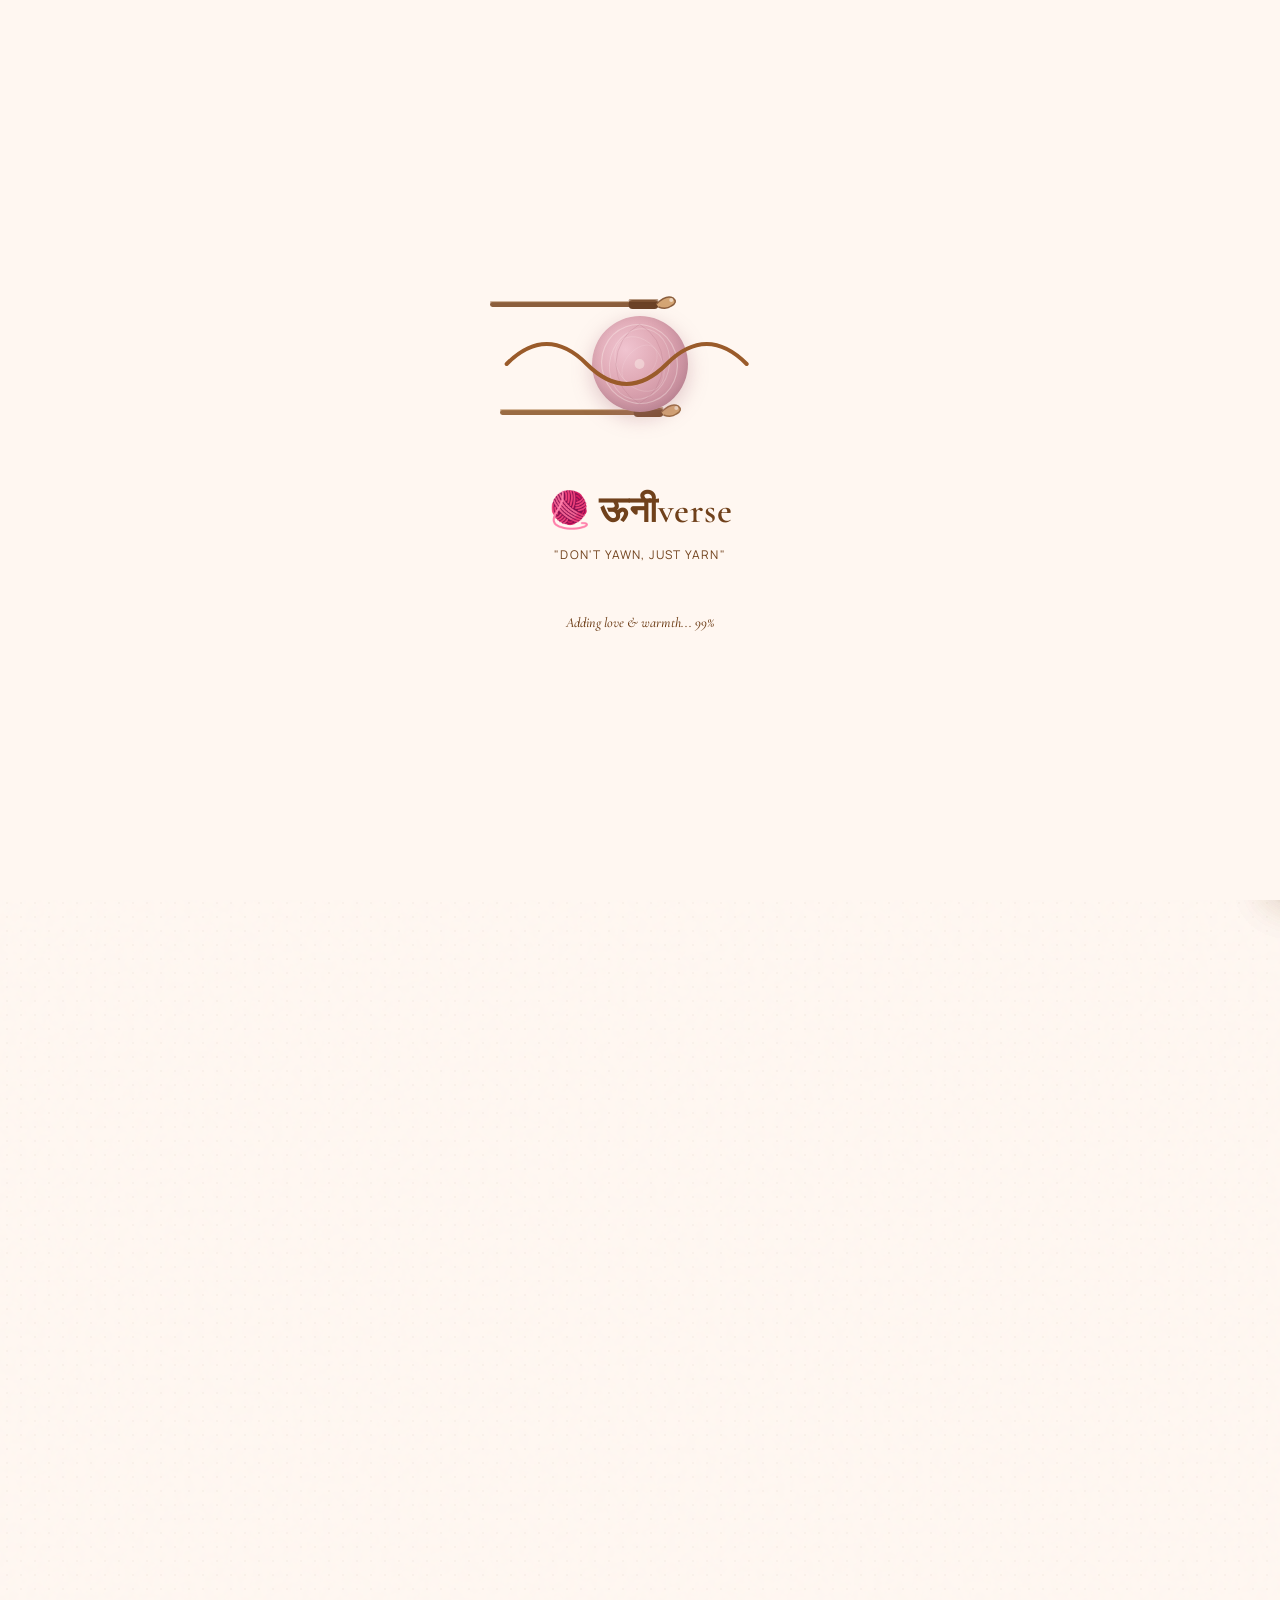
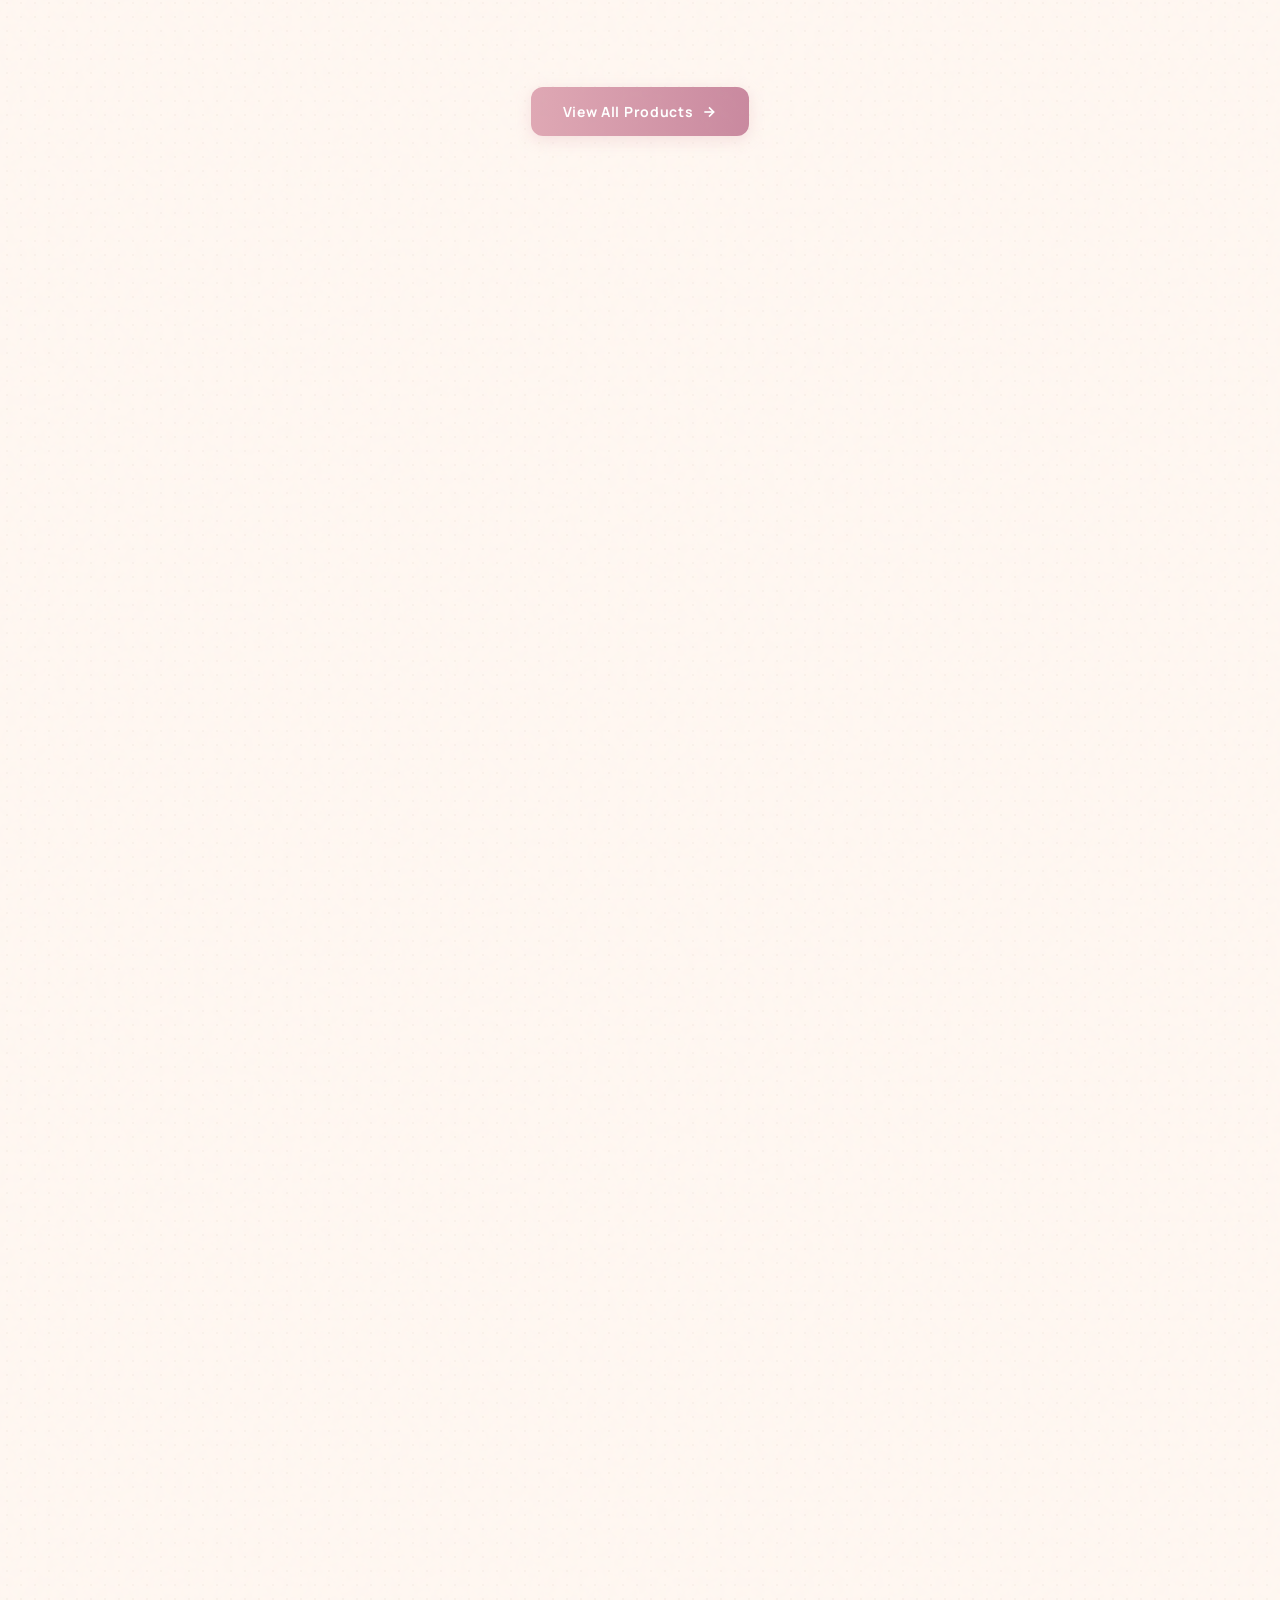
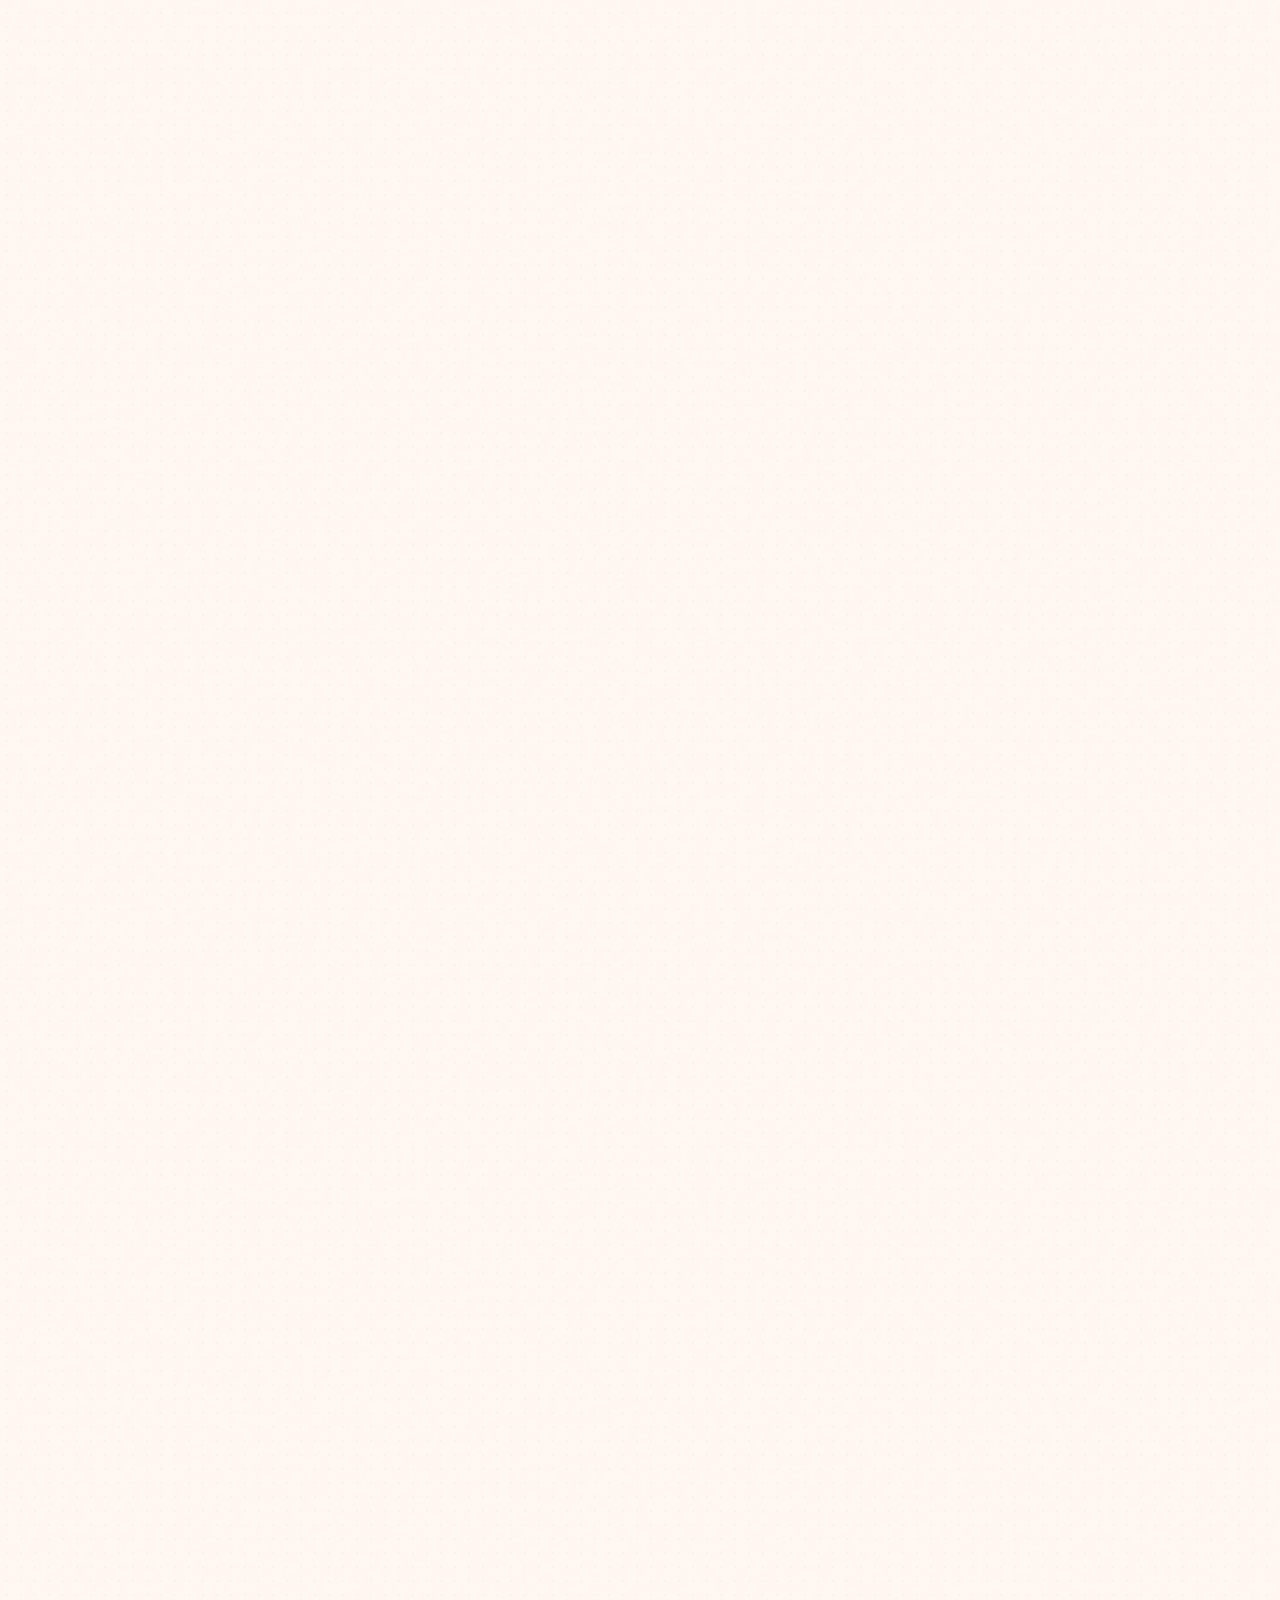
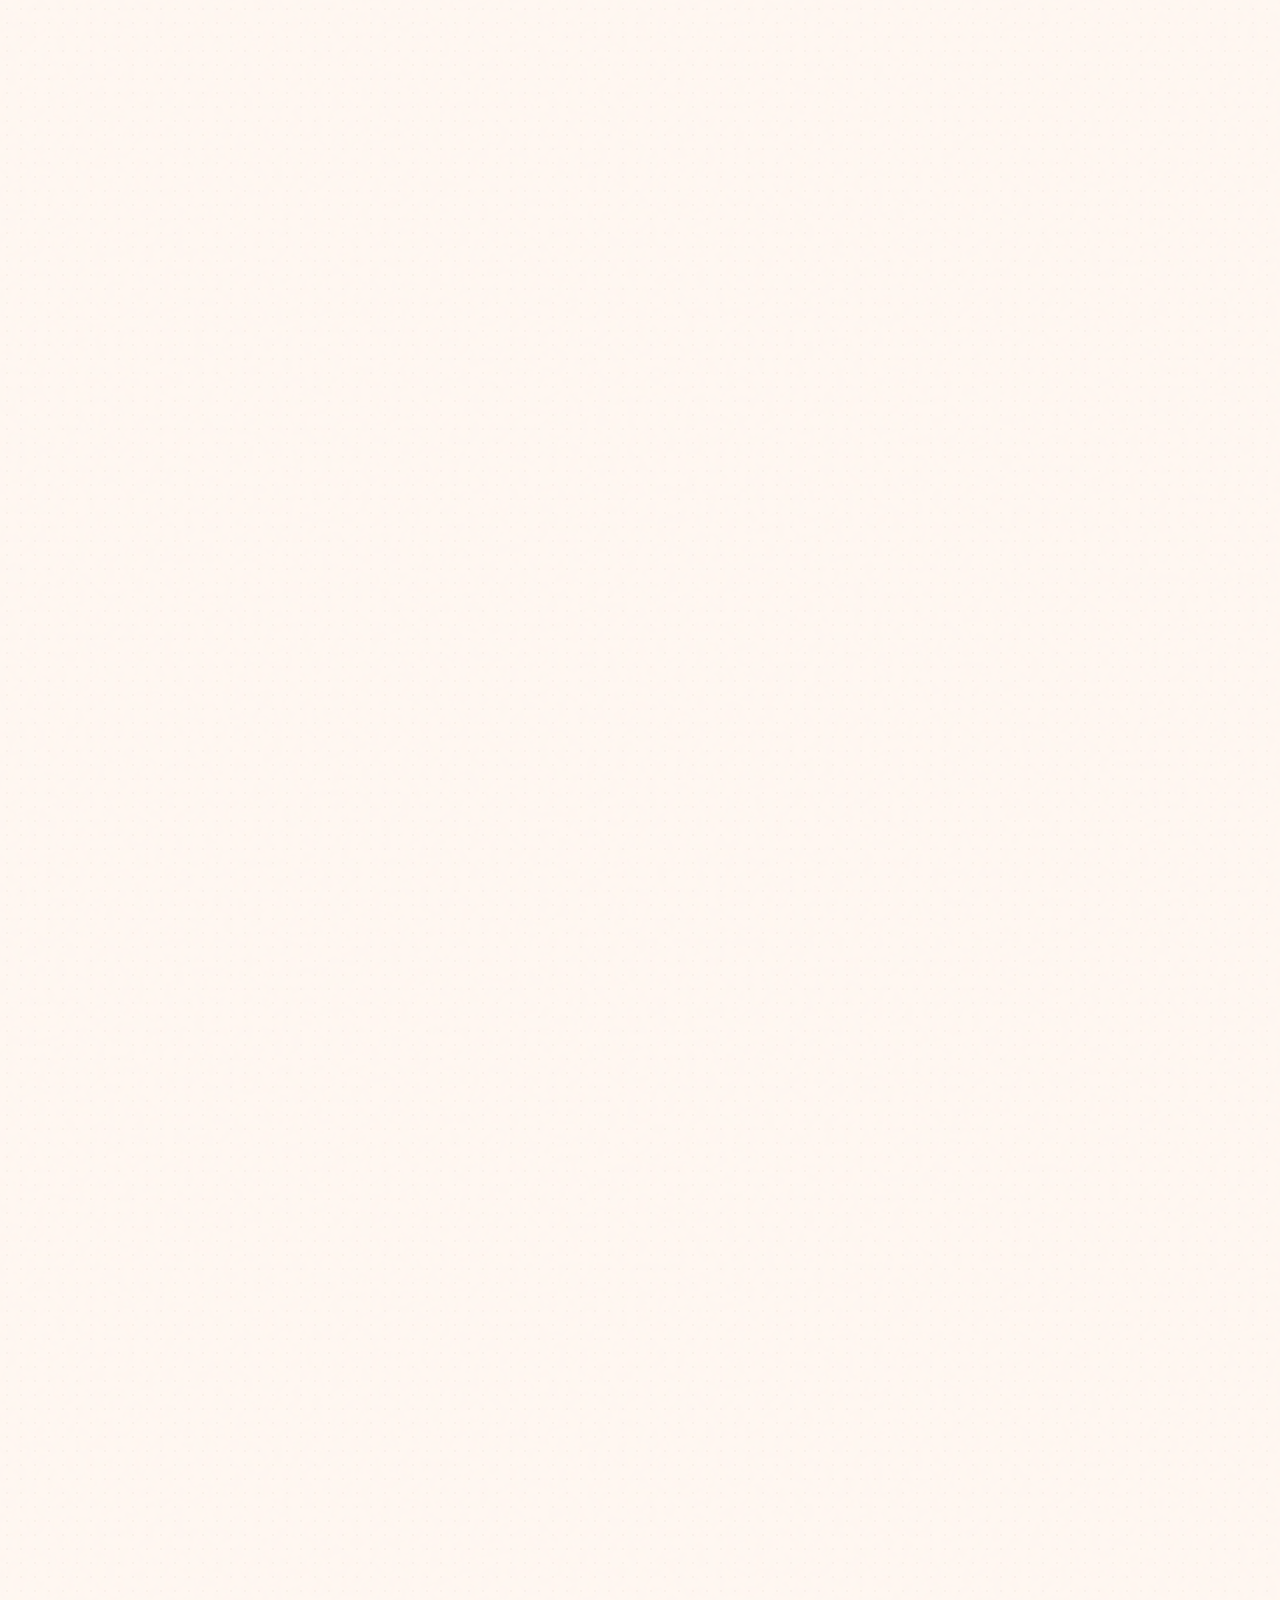
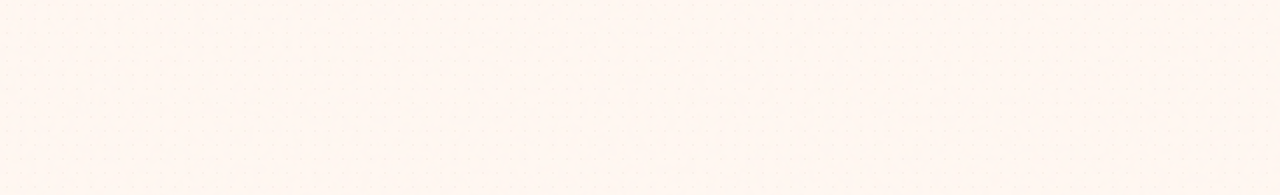
<file: index.html>
<!doctype html>
<html lang="en">
<head>
  <meta charset="UTF-8" />
  <meta name="viewport" content="width=device-width, initial-scale=1.0" />
  <title>&#x1F9F6; &#x090A;&#x0928;&#x0940;verse &mdash; Don't Yawn Just Yarn | Premium Handcrafted Crochet</title>
  <meta name="description" content="Premium handcrafted crochet creations. Discover custom plushies, vintage shoulder bags, eternal flower bouquets, and home decor &mdash; all hand-knitted with organic cotton in Haldwani, India." />
  <meta property="og:title" content="&#x1F9F6; &#x090A;&#x0928;&#x0940;verse &mdash; Don't Yawn Just Yarn" />
  <meta property="og:description" content="Premium handcrafted crochet creations made with love." />
  <meta property="og:type" content="website" />
  <meta name="twitter:card" content="summary_large_image" />
  <meta property="og:image" content="https://oouniverse.com/assets/images/crochet_yarn_logo_1783009375471.jpg" />
  <meta property="og:image:width" content="1200" />
  <meta property="og:image:height" content="630" />
  <meta property="og:url" content="https://oouniverse.com/" />
  <link rel="canonical" href="https://oouniverse.com/" />

  <link rel="preconnect" href="https://fonts.googleapis.com" />
  <link rel="preconnect" href="https://fonts.gstatic.com" crossorigin />
  <link rel="preload" as="style" href="https://fonts.googleapis.com/css2?family=Cormorant+Garamond:ital,wght@0,300;0,400;0,500;0,600;0,700;1,400&family=DM+Sans:wght@400;500;700&family=Manrope:wght@300;400;500;600;700&display=swap" />
  <link href="https://fonts.googleapis.com/css2?family=Cormorant+Garamond:ital,wght@0,300;0,400;0,500;0,600;0,700;1,400&family=DM+Sans:wght@400;500;700&family=Manrope:wght@300;400;500;600;700&display=swap" rel="stylesheet" />

  <link rel="icon" type="image/svg+xml" href="assets/icons/favicon.svg" />
    <link rel="stylesheet" href="css/style.css" />
  <script type="application/ld+json">
  {
    "@context": "https://schema.org",
    "@type": "Organization",
    "name": "\u090a\u0928\u0940verse",
    "url": "https://oouniverse.com",
    "description": "Premium handcrafted crochet creations made with love in Haldwani, India.",
    "foundingDate": "2024",
    "contactPoint": {
      "@type": "ContactPoint",
      "telephone": "+91-9876543210",
      "contactType": "customer service",
      "availableLanguage": ["English", "Hindi"]
    },
    "sameAs": [
      "https://instagram.com/oouniverse",
      "https://facebook.com/oouniverse"
    ]
  }
  </script>
<style>
  /* Navbar link hover glow */
  #navbar a, #navbar button {
    transition: text-shadow 0.3s ease, color 0.3s ease;
  }
  #navbar a:hover, #navbar button:hover {
    text-shadow: 0 0 8px rgba(223,168,180,0.6), 0 0 20px rgba(223,168,180,0.3), 0 0 40px rgba(223,168,180,0.15);
  }
  #navbar a.active {
    text-shadow: 0 0 6px rgba(223,168,180,0.4);
  }

  /* Cart & Wishlist icon glow on hover */
  #cart-btn, #wishlist-btn {
    transition: box-shadow 0.3s ease, transform 0.3s ease, background-color 0.3s ease;
  }
  #cart-btn:hover, #wishlist-btn:hover {
    box-shadow: 0 0 10px rgba(223,168,180,0.5), 0 0 25px rgba(223,168,180,0.3), 0 0 50px rgba(223,168,180,0.15);
    background-color: rgba(247,216,222,0.3);
    transform: scale(1.1);
  }

  /* Badge notification pulse */
  @keyframes badge-pulse {
    0% { transform: scale(1); box-shadow: 0 0 0 0 rgba(223,168,180,0.7); }
    50% { transform: scale(1.15); box-shadow: 0 0 0 6px rgba(223,168,180,0); }
    100% { transform: scale(1); box-shadow: 0 0 0 0 rgba(223,168,180,0); }
  }
  @keyframes badge-glow {
    0%, 100% { box-shadow: 0 0 6px rgba(223,168,180,0.6); }
    50% { box-shadow: 0 0 15px rgba(223,168,180,0.9), 0 0 25px rgba(223,168,180,0.5); }
  }
  #cart-btn .absolute.-top-1, #wishlist-btn .absolute.-top-1 {
    animation: badge-glow 2s ease-in-out infinite;
  }
  #cart-btn .absolute.-top-1.badge-pop, #wishlist-btn .absolute.-top-1.badge-pop {
    animation: badge-pulse 0.5s cubic-bezier(0.34,1.56,0.64,1), badge-glow 2s ease-in-out infinite 0.5s;
  }
</style>
</head>
<body class="preloader-active">
<a href="#main-content" class="skip-link sr-only focus:not-sr-only focus:absolute focus:top-4 focus:left-4 focus:z-50 focus:px-4 focus:py-2 focus:bg-[#70411B] focus:text-white focus:rounded-xl focus:outline-none">Skip to main content</a>

<!-- Custom Cursor -->
<div id="custom-cursor" style="position:fixed;left:0;top:0;right:0;bottom:0;pointer-events:none;z-index:2147483647;overflow:visible;">
  <div id="cursor-ring" style="position:absolute;width:20px;height:20px;border-radius:50%;background:#DFA8B4;border:1px solid rgba(112,65,27,0.2);box-shadow:0 1px 3px rgba(0,0,0,0.1);display:flex;align-items:center;justify-content:center;left:0;top:0;transform:translate(-50%,-50%);opacity:0;z-index:3">
    <div style="position:absolute;inset:2px;border:1px dashed rgba(112,65,27,0.25);border-radius:50%;animation:spin 8s linear infinite"></div>
  </div>
  <div id="cursor-dot" style="position:absolute;width:8px;height:8px;border-radius:50%;background:#9A5B2A;left:0;top:0;transform:translate(-50%,-50%);opacity:0;z-index:2"></div>
  <div id="cursor-hover-ring" style="position:absolute;width:20px;height:20px;border-radius:50%;border:2px solid rgba(223,168,180,0.4);pointer-events:none;left:0;top:0;transform:translate(-50%,-50%) scale(1);opacity:0;transition:transform 0.4s cubic-bezier(0.34,1.56,0.64,1),opacity 0.3s;z-index:1"></div>
</div>

<div id="root">

<div class="relative min-h-screen bg-[#FFF7F1] font-sans antialiased">
  <div class="bg-noise absolute inset-0 pointer-events-none"></div>

  <!-- Preloader -->
  <div id="preloader">
    <div class="absolute inset-0 opacity-[0.03] pointer-events-none bg-[radial-gradient(#70411B_1.5px,transparent_1.5px)] [background-size:16px_16px]"></div>
    <div class="relative flex flex-col items-center max-w-md px-6 text-center">
      <div class="relative w-80 h-48 flex items-center justify-center mb-6">
        <!-- Crochet Hook 1 (top) -->
        <svg class="absolute w-52 h-16 origin-right animate-needle-1" style="top: 8px; left: 10px;" viewBox="0 0 210 40" fill="none">
          <rect x="0" y="14" width="160" height="5" rx="2.5" fill="#8B5E3C"/>
          <rect x="0" y="13" width="160" height="2" rx="1" fill="#A0724B" opacity="0.5"/>
          <rect x="140" y="12" width="30" height="9" rx="4" fill="#6B4226"/>
          <rect x="140" y="11" width="30" height="3" rx="1.5" fill="#8B5E3C" opacity="0.6"/>
          <path d="M 168 16 Q 178 6 185 10 Q 190 14 183 18 Q 178 22 170 19" fill="#D4A574" stroke="#8B5E3C" stroke-width="1.5"/>
          <circle cx="183" cy="12" r="2" fill="#FFF7F1" opacity="0.6"/>
        </svg>
        <!-- Crochet Hook 2 (bottom, angled) -->
        <svg class="absolute w-52 h-16 origin-right animate-needle-2" style="bottom: 12px; left: 20px;" viewBox="0 0 210 40" fill="none">
          <rect x="0" y="14" width="155" height="5" rx="2.5" fill="#9A6B42"/>
          <rect x="0" y="13" width="155" height="2" rx="1" fill="#B08050" opacity="0.5"/>
          <rect x="135" y="12" width="30" height="9" rx="4" fill="#7A4E2E"/>
          <rect x="135" y="11" width="30" height="3" rx="1.5" fill="#9A6B42" opacity="0.6"/>
          <path d="M 163 16 Q 173 6 180 10 Q 185 14 178 18 Q 173 22 165 19" fill="#D4A574" stroke="#9A6B42" stroke-width="1.5"/>
          <circle cx="178" cy="12" r="2" fill="#FFF7F1" opacity="0.6"/>
        </svg>
        <!-- Yarn Ball -->
        <div class="absolute w-24 h-24 rounded-full animate-yarn-roll" style="background: radial-gradient(circle at 35% 35%, #F0C4D0, #DFA8B4 40%, #C48A9A 80%, #A86E7E); box-shadow: 0 6px 20px rgba(168,110,126,0.35), inset 0 -4px 12px rgba(0,0,0,0.08);">
          <svg class="absolute inset-0 w-full h-full" viewBox="0 0 96 96">
            <ellipse cx="48" cy="48" rx="38" ry="40" fill="none" stroke="#FFF7F1" stroke-width="1.2" opacity="0.35" transform="rotate(-20 48 48)"/>
            <ellipse cx="48" cy="48" rx="30" ry="36" fill="none" stroke="#FFF7F1" stroke-width="1" opacity="0.25" transform="rotate(15 48 48)"/>
            <ellipse cx="48" cy="48" rx="22" ry="30" fill="none" stroke="#FFF7F1" stroke-width="0.8" opacity="0.2" transform="rotate(-35 48 48)"/>
            <ellipse cx="48" cy="48" rx="14" ry="22" fill="none" stroke="#FFF7F1" stroke-width="0.8" opacity="0.15" transform="rotate(40 48 48)"/>
            <circle cx="48" cy="48" r="5" fill="#FFF7F1" opacity="0.4"/>
            <path d="M 48 8 Q 70 20 72 48 Q 70 76 48 88" fill="none" stroke="#B07080" stroke-width="0.8" opacity="0.3"/>
            <path d="M 48 8 Q 26 20 24 48 Q 26 76 48 88" fill="none" stroke="#B07080" stroke-width="0.8" opacity="0.3"/>
          </svg>
        </div>
        <!-- Thread from yarn to hook -->
        <svg class="absolute w-full h-full pointer-events-none" viewBox="0 0 240 120">
          <path class="thread-path" d="M 20 60 C 40 40, 60 40, 80 60 C 100 80, 120 80, 140 60 C 160 40, 180 40, 200 60" fill="none" stroke="#9A5B2A" stroke-width="3" stroke-linecap="round" stroke-dasharray="300"/>
        </svg>
      </div>
      <div>
        <p class="font-serif text-4xl tracking-wide text-[#70411B] flex items-center justify-center gap-1.5 font-semibold"><span>&#x1F9F6;</span> &#x090A;&#x0928;&#x0940;verse</p>
        <p class="font-sans text-xs tracking-widest text-[#9A5B2A] uppercase mt-2 select-none">"Don't Yawn, Just Yarn"</p>
      </div>
      <div class="w-56 h-1 bg-[#F4E9E1] rounded-full mt-8 overflow-hidden relative border border-[#70411B]/5">
        <div class="h-full bg-gradient-to-r from-[#DFA8B4] to-[#9A5B2A] rounded-full" style="width:0%"></div>
      </div>
      <span class="font-serif italic text-[#70411B]/60 text-sm mt-3 font-medium" aria-hidden="true">Spinning cozy fibers... 0%</span>
    </div>
  </div>

  <!-- Main Content -->
  <div class="flex flex-col min-h-screen">

    <!-- Navbar -->
    <nav id="navbar" class="fixed top-0 left-0 right-0 z-40 transition-all duration-500 ease-in-out bg-transparent">
      <div class="bg-[#70411B] text-[#FFF7F1] text-[10px] md:text-[11px] font-sans font-bold py-2 px-4 text-center tracking-wide border-b border-[#FFF7F1]/10 flex items-center justify-center gap-1.5 shadow-sm relative z-50">
        <svg class="w-3.5 h-3.5 text-[#DFA8B4] shrink-0 animate-pulse" viewBox="0 0 24 24" fill="none" stroke="currentColor" stroke-width="2"><path d="M18 8a6 6 0 0 1-6 6 6 6 0 0 1-6-6c0-3.3 2.7-6 6-6s6 2.7 6 6Z"/><path d="M12 14v8"/><path d="M8 22h8"/></svg>
        <span>Shipping 🇮🇳 | No return / COD | Order at least 15 days prior 🧶 | Haldwani ⛰️</span>
      </div>
      <div class="max-w-7xl mx-auto px-6 md:px-12 flex items-center justify-between transition-all duration-500 py-5">
        <button id="nav-logo" class="flex items-center gap-3 group cursor-pointer focus:outline-none">
          <div class="relative w-12 h-12 md:w-14 md:h-14 rounded-full overflow-hidden bg-[#EAAFB9]/20 border-2 border-[#70411B]/20 flex items-center justify-center shrink-0 shadow-md">
            <picture><source srcset="assets/images/crochet_yarn_logo_1783009375471.webp" type="image/webp"><img  src="assets/images/crochet_yarn_logo_1783009375471.jpg" alt="&#x090A;&#x0928;&#x0940;verse Logo" class="w-full h-full object-cover transition-transform duration-500 group-hover:scale-110" referrerpolicy="no-referrer"  width="1024" height="1024" loading="eager"/></picture>
            <div id="navbar-logo-fallback" class="hidden absolute inset-0 items-center justify-center bg-[#F4E9E1]"><span class="text-2xl">🧶</span></div>
          </div>
          <div class="flex flex-col items-start leading-none">
            <span class="font-serif text-xl md:text-2xl font-bold tracking-wide text-[#70411B] group-hover:text-[#9A5B2A] transition-colors duration-300">&#x090A;&#x0928;&#x0940;verse</span>
            <span class="text-[10px] font-sans tracking-widest text-[#9A5B2A] uppercase font-bold mt-1.5 opacity-90">Don't Yawn, Just Yarn</span>
          </div>
        </button>
        <div class="hidden lg:flex items-center gap-8 xl:gap-10">
          <a href="index.html" class="relative font-sans text-sm tracking-wide font-medium py-1 cursor-pointer transition-all duration-300 text-[#70411B] font-semibold">Home<span class="absolute bottom-0 left-0 right-0 h-[2px] bg-[#9A5B2A] rounded-full"></span></a>
          <a href="shop.html" class="relative font-sans text-sm tracking-wide font-medium py-1 cursor-pointer transition-all duration-300 text-[#70411B]/70 hover:text-[#70411B]">Shop</a>
          <a href="custom.html" class="relative font-sans text-sm tracking-wide font-medium py-1 cursor-pointer transition-all duration-300 text-[#70411B]/70 hover:text-[#70411B]">Custom Orders</a>
          <a href="gallery.html" class="relative font-sans text-sm tracking-wide font-medium py-1 cursor-pointer transition-all duration-300 text-[#70411B]/70 hover:text-[#70411B]">Gallery</a>
          <a href="about.html" class="relative font-sans text-sm tracking-wide font-medium py-1 cursor-pointer transition-all duration-300 text-[#70411B]/70 hover:text-[#70411B]">About Us</a>
          <a href="contact.html" class="relative font-sans text-sm tracking-wide font-medium py-1 cursor-pointer transition-all duration-300 text-[#70411B]/70 hover:text-[#70411B]">Contact Us</a>
        </div>
        <div class="flex items-center gap-3.5 md:gap-5">
          <button id="wishlist-btn" class="relative p-2 rounded-full hover:bg-[#F4E9E1] text-[#70411B] hover:text-[#9A5B2A] transition-all duration-300 cursor-pointer" title="View Wishlist"> <span class="absolute -top-1 -right-1 min-w-[16px] h-4 bg-[#DFA8B4] text-white text-[9px] font-bold rounded-full flex items-center justify-center px-1" style="display: none;">0</span> <svg aria-hidden="true" class="w-5 h-5" viewBox="0 0 24 24" fill="none" stroke="currentColor" stroke-width="2"><path d="M19 14c1.5-1.5 2.5-3.5 2.5-5.5A4.5 4.5 0 0 0 12 5.5 4.5 4.5 0 0 0 2.5 8.5c0 2 1 3.5 2.5 5.5L12 22l7-8Z"/></svg>
          </button>
          <button id="cart-btn" class="relative p-2 rounded-full hover:bg-[#F4E9E1] text-[#70411B] hover:text-[#9A5B2A] transition-all duration-300 cursor-pointer" title="Open Shopping Cart"> <span class="absolute -top-1 -right-1 min-w-[16px] h-4 text-white text-[9px] font-bold rounded-full flex items-center justify-center px-1" style="background: linear-gradient(135deg, #DFA8B4, #c9899f); box-shadow: 0 2px 8px rgba(223,168,180,0.5); display: none;">0</span> <svg aria-hidden="true" class="w-5 h-5" viewBox="0 0 24 24" fill="none" stroke="currentColor" stroke-width="2"><path d="M6 2 3 6v14a2 2 0 0 0 2 2h14a2 2 0 0 0 2-2V6l-3-4Z"/><path d="M3 6h18"/><path d="M16 10a4 4 0 0 1-8 0"/></svg>
          </button>
          <a href="custom.html" class="hidden md:flex items-center gap-1.5 px-4 py-2 text-xs font-semibold bg-[#FFF7F1] border border-[#70411B]/15 text-[#70411B] rounded-full hover:bg-[#9A5B2A]/20 transition-all duration-300 cursor-pointer">
            <svg class="w-3.5 h-3.5 text-[#DFA8B4]" viewBox="0 0 24 24" fill="none" stroke="currentColor" stroke-width="2"><path d="M18 8a6 6 0 0 1-6 6 6 6 0 0 1-6-6c0-3.3 2.7-6 6-6s6 2.7 6 6Z"/><path d="M12 14v8"/><path d="M8 22h8"/></svg>
            <span>Custom Crochet</span>
          </a>
          <button id="mobile-menu-toggle" class="lg:hidden p-2 text-[#70411B] hover:bg-[#F4E9E1] rounded-full transition-colors cursor-pointer" aria-label="Toggle menu"> <svg aria-hidden="true" class="w-5.5 h-5.5" viewBox="0 0 24 24" fill="none" stroke="currentColor" stroke-width="2"><path d="M4 6h16"/><path d="M4 12h16"/><path d="M4 18h16"/></svg>
          </button>
        </div>
      </div>
    </nav>

    <!-- Mobile Menu Overlay -->
    <div id="mobile-menu" class="fixed inset-0 bg-[#FFF7F1] pt-28 px-8 flex flex-col justify-between pb-12 lg:hidden">
      <div class="absolute inset-0 opacity-[0.02] pointer-events-none bg-[radial-gradient(#70411B_1.5px,transparent_1.5px)] [background-size:16px_16px]"></div>
      <div class="flex flex-col gap-6">
        <a href="index.html" class="text-left font-serif text-3xl font-semibold tracking-wide text-[#9A5B2A]">Home</a>
        <a href="shop.html" class="text-left font-serif text-3xl font-semibold tracking-wide text-[#70411B]/70">Shop</a>
        <a href="custom.html" class="text-left font-serif text-3xl font-semibold tracking-wide text-[#70411B]/70">Custom Orders</a>
        <a href="gallery.html" class="text-left font-serif text-3xl font-semibold tracking-wide text-[#70411B]/70">Gallery</a>
        <a href="about.html" class="text-left font-serif text-3xl font-semibold tracking-wide text-[#70411B]/70">About Us</a>
        <a href="contact.html" class="text-left font-serif text-3xl font-semibold tracking-wide text-[#70411B]/70">Contact Us</a>
      </div>
      <div class="border-t border-[#70411B]/10 pt-8 flex flex-col gap-4">
        <a href="custom.html" class="w-full py-3 bg-[#9A5B2A] hover:bg-[#9A5B2A]/90 text-white font-semibold rounded-xl flex items-center justify-center gap-2">
          <svg class="w-4 h-4" viewBox="0 0 24 24" fill="none" stroke="currentColor" stroke-width="2"><path d="M18 8a6 6 0 0 1-6 6 6 6 0 0 1-6-6c0-3.3 2.7-6 6-6s6 2.7 6 6Z"/><path d="M12 14v8"/><path d="M8 22h8"/></svg>
          <span>Knit a Custom Design</span>
        </a>
        <p class="text-center text-xs text-[#70411B]/50 font-sans tracking-wide">🌸 Handmade Stories, One Stitch at a Time</p>
      </div>
    </div>
    <main class="flex-grow" id="main-content">
    <div class="bg-knitted-texture">
      <!-- Hero Section -->
      <section class="relative min-h-[90vh] md:min-h-[85vh] flex items-center justify-center overflow-hidden bg-gradient-to-b from-[#F7D8DE] via-[#FFF7F1] to-[#FFF7F1]" id="hero">
        <div class="absolute inset-0 opacity-[0.03] pointer-events-none bg-[radial-gradient(#70411B_1.5px,transparent_1.5px)] [background-size:16px_16px]"></div>
        <div class="absolute bottom-8 left-1/2 -translate-x-1/2 z-10 flex flex-col items-center gap-2">
          <svg class="w-5 h-5 text-[#9A5B2A]" viewBox="0 0 24 24" fill="none" stroke="currentColor" stroke-width="1.5"><path d="M7 13l5 5 5-5"/><path d="M7 6l5 5 5-5"/></svg>
        </div>

        <!-- Floating Particles -->
        <div class="absolute inset-0 pointer-events-none">
          <div class="absolute text-xl select-none" style="top:20%;left:10%;">&#x1F9F6;</div>
          <div class="absolute text-xl select-none -delay-1" style="top:32%;left:25%;">&#x1F338;</div>
          <div class="absolute text-xl select-none -delay-2" style="top:44%;left:12%;">&#x273F;</div>
          <div class="absolute text-xl select-none" style="top:56%;left:28%;">&#x1FAA1;</div>
          <div class="absolute text-xl select-none -delay-1" style="top:68%;left:15%;">&#x1F33C;</div>
          <div class="absolute text-xl select-none -delay-2" style="top:80%;left:22%;">&#x2728;</div>
        </div>

        <!-- SVG Thread -->
        <svg class="absolute inset-0 w-full h-full pointer-events-none z-10 opacity-30">
          <path d="M -50,200 C 150,150 200,450 450,300 C 700,150 900,450 1200,350 C 1500,250 1600,450 1800,400" fill="none" stroke="#9A5B2A" stroke-width="2.5" stroke-dasharray="8 8" class="animate-thread-dash"></path>
        </svg>

        <div class="max-w-7xl mx-auto px-6 md:px-12 w-full relative z-20 pt-24 md:pt-28">
          <div class="grid grid-cols-1 lg:grid-cols-12 gap-12 items-center">
            <div class="lg:col-span-7 flex flex-col items-start text-left">
              <div class="inline-flex items-center gap-2 px-3 py-1.5 bg-[#9A5B2A]/20 border border-[#DFA8B4]/40 rounded-full text-[10px] font-sans font-bold tracking-wider text-[#9A5B2A] uppercase mb-6">
                <svg class="w-3 h-3 text-[#9A5B2A] animate-pulse" viewBox="0 0 24 24" fill="none" stroke="currentColor" stroke-width="2"><path d="M18 8a6 6 0 0 1-6 6 6 6 0 0 1-6-6c0-3.3 2.7-6 6-6s6 2.7 6 6Z"/><path d="M12 14v8"/><path d="M8 22h8"/></svg>
                <span>Don't Yawn, Just Yarn</span>
              </div>
              <h1 class="font-serif text-4xl sm:text-5xl md:text-6xl font-bold text-[#70411B] tracking-tight leading-[1.1] mb-6">
                <span class="inline-block mr-3 overflow-hidden"><span class="inline-block">Handmade</span></span>
                <span class="inline-block mr-3 overflow-hidden"><span class="inline-block">Stories,</span></span>
                <span class="inline-block mr-3 overflow-hidden"><span class="inline-block">One</span></span>
                <span class="inline-block mr-3 overflow-hidden"><span class="inline-block">Stitch</span></span>
                <span class="inline-block mr-3 overflow-hidden"><span class="inline-block">at</span></span>
                <span class="inline-block overflow-hidden"><span class="inline-block">a</span></span>
                <span class="inline-block overflow-hidden"><span class="inline-block">Time.</span></span>
              </h1>
              <p class="font-sans text-sm sm:text-base text-[#70411B]/80 leading-relaxed max-w-xl mb-10 font-medium">
                Discover handcrafted crochet creations made with love for every cozy moment. From adorable plushies to luxurious vintage shoulder bags.
              </p>
              <div class="flex flex-col sm:flex-row items-stretch sm:items-center gap-4 w-full sm:w-auto">
                <a href="shop.html" class="px-8 py-4 bg-[#70411B] hover:bg-[#9A5B2A] text-[#FFF7F1] font-sans font-semibold tracking-wide rounded-xl shadow-lg hover:shadow-xl hover:translate-y-[-2px] transition-all duration-300 flex items-center justify-center gap-2 group">
                  <span>Explore Collection</span>
                  <svg class="w-4 h-4 group-hover:translate-x-1.5 transition-transform duration-300" viewBox="0 0 24 24" fill="none" stroke="currentColor" stroke-width="2.5"><path d="M5 12h14"/><path d="m12 5 7 7-7 7"/></svg>
                </a>
                <a href="custom.html" class="px-8 py-4 bg-white border-2 border-[#70411B]/15 hover:border-[#70411B] text-[#70411B] font-sans font-semibold tracking-wide rounded-xl hover:bg-[#F4E9E1]/40 transition-all duration-300 flex items-center justify-center gap-2">
                  <span>Custom Orders</span>
                </a>
              </div>
            </div>

            <!-- Floating Showcase Cards -->
            <div class="lg:col-span-5 relative w-full h-[400px] sm:h-[480px] lg:h-[550px] flex items-center justify-center">
              <!-- Spinning Needles -->
              <div class="absolute inset-0 flex items-center justify-center pointer-events-none opacity-40 z-0">
                <div class="w-1.5 h-72 bg-[#70411B]/20 rounded-full origin-bottom animate-needle-1-hero" style="rotate:-35deg"></div>
                <div class="w-1.5 h-72 bg-[#70411B]/15 rounded-full origin-bottom animate-needle-2-hero" style="rotate:35deg"></div>
              </div>

              <!-- Floating Blobs -->
              <div class="absolute w-80 h-80 rounded-full bg-[#FFF7F1] opacity-60 blur-3xl" style="top:10%;left:5%"></div>
              <div class="absolute w-96 h-96 rounded-full bg-[#9A5B2A]/30 opacity-40 blur-3xl" style="bottom:15%;right:5%"></div>

              <!-- Main Hero Card (Muguet Floral Bag) -->
              <div class="absolute w-[240px] h-[240px] sm:w-[280px] sm:h-[280px] rounded-3xl overflow-hidden shadow-2xl border-4 border-white bg-white z-20">
                <picture><source srcset="assets/images/crochet_bags_hero_1783006461148.webp" type="image/webp"><img src="assets/images/crochet_bags_hero_1783006461148.jpg" alt="Handcrafted crochet shoulder bag featuring daisy floral appliques" class="w-full h-full object-cover select-none" referrerpolicy="no-referrer" width="1024" height="1024" loading="lazy"/></picture>
                <div class="absolute bottom-0 inset-x-0 bg-gradient-to-t from-black/50 via-black/10 to-transparent p-4 text-white">
                  <span class="font-serif italic text-sm text-pink-100">Classic Collection</span>
                  <p class="font-sans font-bold text-sm tracking-wide">Muguet Floral Bag</p>
                </div>
              </div>

              <!-- Secondary Card (Plushies) -->
              <div class="absolute w-[140px] h-[140px] sm:w-[170px] sm:h-[170px] rounded-2xl overflow-hidden shadow-xl border-4 border-[#FFF7F1] bg-white z-30 top-4 right-2 sm:right-6">
                <picture><source srcset="assets/images/crochet_plushies_1783006474452.webp" type="image/webp"><img src="assets/images/crochet_plushies_1783006474452.jpg" alt="Matcha Froggy and Mushroom crochet plushie duo" class="w-full h-full object-cover select-none" referrerpolicy="no-referrer" width="1024" height="1024" loading="lazy"/></picture>
              </div>

              <!-- Tertiary Card (Bouquet) -->
              <div class="absolute w-[130px] h-[130px] sm:w-[150px] sm:h-[150px] rounded-2xl overflow-hidden shadow-xl border-4 border-[#FFF7F1] bg-white z-10 bottom-6 left-2 sm:left-6">
                <picture><source srcset="assets/images/crochet_flowers_1783006487670.webp" type="image/webp"><img src="assets/images/crochet_flowers_1783006487670.jpg" alt="Eternal Cottage Core Bouquet handcrafted crochet flowers" class="w-full h-full object-cover select-none" referrerpolicy="no-referrer" width="1024" height="1024" loading="lazy"/></picture>
              </div>

              <!-- Circular Card (Coasters) -->
              <div class="absolute w-[90px] h-[90px] sm:w-[110px] sm:h-[110px] rounded-full overflow-hidden shadow-md border-4 border-[#FFF7F1] bg-white z-30 bottom-12 right-12 flex items-center justify-center p-0.5">
                <picture><source srcset="assets/images/crochet_coasters_1783006500338.webp" type="image/webp"><img src="assets/images/crochet_coasters_1783006500338.jpg" alt="Handcrafted crochet coaster set" class="w-full h-full object-cover rounded-full select-none" referrerpolicy="no-referrer" width="1024" height="1024" loading="lazy"/></picture>
              </div>
            </div>
          </div>
        </div>
      </section>
      <!-- Featured Collection Section -->
      <section class="py-20 md:py-28 relative" id="featured">
        <div class="max-w-7xl mx-auto px-6 md:px-12">
          <div class="flex flex-col items-center text-center mb-14 md:mb-18" data-aos="fade-up">
            <span class="text-[10px] font-sans font-bold tracking-[0.25em] text-[#9A5B2A] uppercase mb-4">Curated with Love</span>
            <h2 class="font-serif text-3xl md:text-4xl lg:text-5xl font-semibold text-[#70411B] leading-tight">Featured Collection</h2>
            <div class="w-16 h-0.5 bg-[#9A5B2A] rounded-full mt-4 mb-5"></div>
            <p class="text-sm text-[#70411B]/65 font-sans max-w-xl font-medium">Our most cherished hand-knitted pieces crafted with premium yarns and timeless techniques.</p>
          </div>
          <div class="grid grid-cols-1 md:grid-cols-2 lg:grid-cols-4 gap-6 lg:gap-8">
            <div class="group bg-white rounded-3xl overflow-hidden shadow-sm hover:shadow-lg transition-all duration-500 border border-[#70411B]/5 relative flex flex-col product-card" data-product-id="p-1" data-aos="fade-up">
              <div class="relative aspect-square overflow-hidden bg-[#F4E9E1]">
                <picture><source srcset="assets/images/crochet_bags_hero_1783006461148.webp" type="image/webp"><img src="assets/images/crochet_bags_hero_1783006461148.jpg" alt="Muguet Floral Crochet Shoulder Bag" class="w-full h-full object-cover transition-transform duration-500 group-hover:scale-110" referrerpolicy="no-referrer" width="1024" height="1024" loading="lazy"/></picture>
                <div class="absolute top-3 left-3 px-2.5 py-1 bg-white/90 text-[10px] font-bold text-[#70411B] rounded-full shadow-sm">Bestseller</div>
                <button class="absolute top-3 right-3 p-2 bg-white/90 rounded-full hover:bg-white shadow-sm transition-all text-[#70411B] hover:text-[#DFA8B4] cursor-pointer add-to-wishlist" data-product-id="p-1"> <svg aria-hidden="true" class="w-4 h-4" viewBox="0 0 24 24" fill="none" stroke="currentColor" stroke-width="2"><path d="M19 14c1.5-1.5 2.5-3.5 2.5-5.5A4.5 4.5 0 0 0 12 5.5 4.5 4.5 0 0 0 2.5 8.5c0 2 1 3.5 2.5 5.5L12 22l7-8Z"/></svg></button>
                <div class="absolute inset-0 bg-black/15 opacity-0 group-hover:opacity-100 transition-opacity duration-400 flex items-center justify-center gap-3">
                  <button class="p-3 bg-[#FFF7F1] hover:bg-[#9A5B2A] hover:text-white text-[#70411B] rounded-full shadow-md hover:scale-110 active:scale-95 transition-all duration-300 cursor-pointer" title="View" data-product-id="p-1">
                    <svg class="w-5 h-5" viewBox="0 0 24 24" fill="none" stroke="currentColor" stroke-width="2"><path d="M1 12s4-8 11-8 11 8 11 8-4 8-11 8-11-8-11-8z"/><circle cx="12" cy="12" r="3"/></svg>
                  </button>
                  <button class="p-3 bg-[#FFF7F1] hover:bg-[#70411B] hover:text-white text-[#70411B] rounded-full shadow-md hover:scale-110 active:scale-95 transition-all duration-300 cursor-pointer add-to-cart" data-product-id="p-1">
                    <svg class="w-5 h-5" viewBox="0 0 24 24" fill="none" stroke="currentColor" stroke-width="2"><path d="M6 2 3 6v14a2 2 0 0 0 2 2h14a2 2 0 0 0 2-2V6l-3-4Z"/><path d="M3 6h18"/><path d="M16 10a4 4 0 0 1-8 0"/></svg>
                  </button>
                </div>
              </div>
              <div class="p-5 flex flex-col items-start flex-grow">
                <span class="text-[10px] font-sans font-bold tracking-[0.15em] text-[#DFA8B4] uppercase mb-1.5">Bags</span>
                <h3 class="font-serif text-lg font-semibold text-[#70411B] mb-1.5">Muguet Floral Crochet Shoulder Bag</h3>
                <p class="text-xs text-[#70411B]/60 font-sans mb-4 leading-relaxed">Hand-knitted vintage bag with delicate daisy embellishments.</p>
                <div class="flex items-center gap-1 mb-4"><span class="text-amber-600 text-xs">★</span><span class="text-amber-600 text-xs">★</span><span class="text-amber-600 text-xs">★</span><span class="text-amber-600 text-xs">★</span><span class="text-amber-600 text-xs">★</span><span class="text-[10px] text-[#70411B]/50 ml-1 font-sans">(42)</span></div>
                <div class="flex items-center justify-between w-full mt-auto pt-3 border-t border-[#70411B]/5">
                  <span class="font-serif text-lg font-bold text-[#70411B]">₹1,850</span>
                  <button class="px-4 py-2 bg-[#9A5B2A] text-white text-[10px] font-bold tracking-wider rounded-xl hover:bg-[#c9899f] hover:shadow-lg hover:shadow-[#DFA8B4]/40 hover:-translate-y-0.5 active:translate-y-0 active:scale-95 transition-all duration-300 cursor-pointer add-to-cart" data-product-id="p-1">Add to Cart</button>
                </div>
              </div>
            </div>
            <div class="group bg-white rounded-3xl overflow-hidden shadow-sm hover:shadow-lg transition-all duration-500 border border-[#70411B]/5 relative flex flex-col product-card -alt" data-product-id="p-2" data-aos="fade-up" data-aos-delay="100">
              <div class="relative aspect-square overflow-hidden bg-[#F4E9E1]">
                <picture><source srcset="assets/images/crochet_plushies_1783006474452.webp" type="image/webp"><img src="assets/images/crochet_plushies_1783006474452.jpg" alt="Matcha Froggy & Cozy Mushroom Plushie Duo" class="w-full h-full object-cover transition-transform duration-500 group-hover:scale-110" referrerpolicy="no-referrer" width="1024" height="1024" loading="lazy"/></picture>
                <div class="absolute top-3 left-3 px-2.5 py-1 bg-white/90 text-[10px] font-bold text-[#70411B] rounded-full shadow-sm">Trending</div>
                <button class="absolute top-3 right-3 p-2 bg-white/90 rounded-full hover:bg-white shadow-sm transition-all text-[#70411B] hover:text-[#DFA8B4] cursor-pointer add-to-wishlist" data-product-id="p-2"> <svg aria-hidden="true" class="w-4 h-4" viewBox="0 0 24 24" fill="none" stroke="currentColor" stroke-width="2"><path d="M19 14c1.5-1.5 2.5-3.5 2.5-5.5A4.5 4.5 0 0 0 12 5.5 4.5 4.5 0 0 0 2.5 8.5c0 2 1 3.5 2.5 5.5L12 22l7-8Z"/></svg></button>
                <div class="absolute inset-0 bg-black/15 opacity-0 group-hover:opacity-100 transition-opacity duration-400 flex items-center justify-center gap-3">
                  <button class="p-3 bg-[#FFF7F1] hover:bg-[#9A5B2A] hover:text-white text-[#70411B] rounded-full shadow-md hover:scale-110 active:scale-95 transition-all duration-300 cursor-pointer" title="View" data-product-id="p-2">
                    <svg class="w-5 h-5" viewBox="0 0 24 24" fill="none" stroke="currentColor" stroke-width="2"><path d="M1 12s4-8 11-8 11 8 11 8-4 8-11 8-11-8-11-8z"/><circle cx="12" cy="12" r="3"/></svg>
                  </button>
                  <button class="p-3 bg-[#FFF7F1] hover:bg-[#70411B] hover:text-white text-[#70411B] rounded-full shadow-md hover:scale-110 active:scale-95 transition-all duration-300 cursor-pointer add-to-cart" data-product-id="p-2">
                    <svg class="w-5 h-5" viewBox="0 0 24 24" fill="none" stroke="currentColor" stroke-width="2"><path d="M6 2 3 6v14a2 2 0 0 0 2 2h14a2 2 0 0 0 2-2V6l-3-4Z"/><path d="M3 6h18"/><path d="M16 10a4 4 0 0 1-8 0"/></svg>
                  </button>
                </div>
              </div>
              <div class="p-5 flex flex-col items-start flex-grow">
                <span class="text-[10px] font-sans font-bold tracking-[0.15em] text-[#DFA8B4] uppercase mb-1.5">Plushies</span>
                <h3 class="font-serif text-lg font-semibold text-[#70411B] mb-1.5">Matcha Froggy & Cozy Mushroom Plushie Duo</h3>
                <p class="text-xs text-[#70411B]/60 font-sans mb-4 leading-relaxed">Lovable companions that keep your bookshelf cozy.</p>
                <div class="flex items-center gap-1 mb-4"><span class="text-amber-600 text-xs">★</span><span class="text-amber-600 text-xs">★</span><span class="text-amber-600 text-xs">★</span><span class="text-amber-600 text-xs">★</span><span class="text-amber-600 text-xs">★</span><span class="text-[10px] text-[#70411B]/50 ml-1 font-sans">(50)</span></div>
                <div class="flex items-center justify-between w-full mt-auto pt-3 border-t border-[#70411B]/5">
                  <span class="font-serif text-lg font-bold text-[#70411B]">₹899</span>
                  <button class="px-4 py-2 bg-[#9A5B2A] text-white text-[10px] font-bold tracking-wider rounded-xl hover:bg-[#c9899f] hover:shadow-lg hover:shadow-[#DFA8B4]/40 hover:-translate-y-0.5 active:translate-y-0 active:scale-95 transition-all duration-300 cursor-pointer add-to-cart" data-product-id="p-2">Add to Cart</button>
                </div>
              </div>
            </div>
            <div class="group bg-white rounded-3xl overflow-hidden shadow-sm hover:shadow-lg transition-all duration-500 border border-[#70411B]/5 relative flex flex-col product-card" data-product-id="p-3" data-aos="fade-up" data-aos-delay="200">
              <div class="relative aspect-square overflow-hidden bg-[#F4E9E1]">
                <picture><source srcset="assets/images/crochet_flowers_1783006487670.webp" type="image/webp"><img src="assets/images/crochet_flowers_1783006487670.jpg" alt="Eternal Cottage Core Bouquet" class="w-full h-full object-cover transition-transform duration-500 group-hover:scale-110" referrerpolicy="no-referrer" width="1024" height="1024" loading="lazy"/></picture>
                <div class="absolute top-3 left-3 px-2.5 py-1 bg-white/90 text-[10px] font-bold text-[#70411B] rounded-full shadow-sm">Gift Idea</div>
                <button class="absolute top-3 right-3 p-2 bg-white/90 rounded-full hover:bg-white shadow-sm transition-all text-[#70411B] hover:text-[#DFA8B4] cursor-pointer add-to-wishlist" data-product-id="p-3"> <svg aria-hidden="true" class="w-4 h-4" viewBox="0 0 24 24" fill="none" stroke="currentColor" stroke-width="2"><path d="M19 14c1.5-1.5 2.5-3.5 2.5-5.5A4.5 4.5 0 0 0 12 5.5 4.5 4.5 0 0 0 2.5 8.5c0 2 1 3.5 2.5 5.5L12 22l7-8Z"/></svg></button>
                <div class="absolute inset-0 bg-black/15 opacity-0 group-hover:opacity-100 transition-opacity duration-400 flex items-center justify-center gap-3">
                  <button class="p-3 bg-[#FFF7F1] hover:bg-[#9A5B2A] hover:text-white text-[#70411B] rounded-full shadow-md hover:scale-110 active:scale-95 transition-all duration-300 cursor-pointer" title="View" data-product-id="p-3">
                    <svg class="w-5 h-5" viewBox="0 0 24 24" fill="none" stroke="currentColor" stroke-width="2"><path d="M1 12s4-8 11-8 11 8 11 8-4 8-11 8-11-8-11-8z"/><circle cx="12" cy="12" r="3"/></svg>
                  </button>
                  <button class="p-3 bg-[#FFF7F1] hover:bg-[#70411B] hover:text-white text-[#70411B] rounded-full shadow-md hover:scale-110 active:scale-95 transition-all duration-300 cursor-pointer add-to-cart" data-product-id="p-3">
                    <svg class="w-5 h-5" viewBox="0 0 24 24" fill="none" stroke="currentColor" stroke-width="2"><path d="M6 2 3 6v14a2 2 0 0 0 2 2h14a2 2 0 0 0 2-2V6l-3-4Z"/><path d="M3 6h18"/><path d="M16 10a4 4 0 0 1-8 0"/></svg>
                  </button>
                </div>
              </div>
              <div class="p-5 flex flex-col items-start flex-grow">
                <span class="text-[10px] font-sans font-bold tracking-[0.15em] text-[#DFA8B4] uppercase mb-1.5">Flowers</span>
                <h3 class="font-serif text-lg font-semibold text-[#70411B] mb-1.5">Eternal Cottage Core Bouquet</h3>
                <p class="text-xs text-[#70411B]/60 font-sans mb-4 leading-relaxed">Lavender and tulips that will bloom forever in your heart.</p>
                <div class="flex items-center gap-1 mb-4"><span class="text-amber-600 text-xs">★</span><span class="text-amber-600 text-xs">★</span><span class="text-amber-600 text-xs">★</span><span class="text-amber-600 text-xs">★</span><span class="text-amber-600 text-xs">★</span><span class="text-[10px] text-[#70411B]/50 ml-1 font-sans">(48)</span></div>
                <div class="flex items-center justify-between w-full mt-auto pt-3 border-t border-[#70411B]/5">
                  <span class="font-serif text-lg font-bold text-[#70411B]">₹1,250</span>
                  <button class="px-4 py-2 bg-[#9A5B2A] text-white text-[10px] font-bold tracking-wider rounded-xl hover:bg-[#c9899f] hover:shadow-lg hover:shadow-[#DFA8B4]/40 hover:-translate-y-0.5 active:translate-y-0 active:scale-95 transition-all duration-300 cursor-pointer add-to-cart" data-product-id="p-3">Add to Cart</button>
                </div>
              </div>
            </div>
            <div class="group bg-white rounded-3xl overflow-hidden shadow-sm hover:shadow-lg transition-all duration-500 border border-[#70411B]/5 relative flex flex-col product-card -alt" data-product-id="p-4" data-aos="fade-up" data-aos-delay="300">
              <div class="relative aspect-square overflow-hidden bg-[#F4E9E1]">
                <picture><source srcset="assets/images/crochet_coasters_1783006500338.webp" type="image/webp"><img src="assets/images/crochet_coasters_1783006500338.jpg" alt="Warm Mocha Knitted Coaster Set" class="w-full h-full object-cover transition-transform duration-500 group-hover:scale-110" referrerpolicy="no-referrer" width="1024" height="1024" loading="lazy"/></picture>
                <div class="absolute top-3 left-3 px-2.5 py-1 bg-white/90 text-[10px] font-bold text-[#70411B] rounded-full shadow-sm">Cozy</div>
                <button class="absolute top-3 right-3 p-2 bg-white/90 rounded-full hover:bg-white shadow-sm transition-all text-[#70411B] hover:text-[#DFA8B4] cursor-pointer add-to-wishlist" data-product-id="p-4"> <svg aria-hidden="true" class="w-4 h-4" viewBox="0 0 24 24" fill="none" stroke="currentColor" stroke-width="2"><path d="M19 14c1.5-1.5 2.5-3.5 2.5-5.5A4.5 4.5 0 0 0 12 5.5 4.5 4.5 0 0 0 2.5 8.5c0 2 1 3.5 2.5 5.5L12 22l7-8Z"/></svg></button>
                <div class="absolute inset-0 bg-black/15 opacity-0 group-hover:opacity-100 transition-opacity duration-400 flex items-center justify-center gap-3">
                  <button class="p-3 bg-[#FFF7F1] hover:bg-[#9A5B2A] hover:text-white text-[#70411B] rounded-full shadow-md hover:scale-110 active:scale-95 transition-all duration-300 cursor-pointer" title="View" data-product-id="p-4">
                    <svg class="w-5 h-5" viewBox="0 0 24 24" fill="none" stroke="currentColor" stroke-width="2"><path d="M1 12s4-8 11-8 11 8 11 8-4 8-11 8-11-8-11-8z"/><circle cx="12" cy="12" r="3"/></svg>
                  </button>
                  <button class="p-3 bg-[#FFF7F1] hover:bg-[#70411B] hover:text-white text-[#70411B] rounded-full shadow-md hover:scale-110 active:scale-95 transition-all duration-300 cursor-pointer add-to-cart" data-product-id="p-4">
                    <svg class="w-5 h-5" viewBox="0 0 24 24" fill="none" stroke="currentColor" stroke-width="2"><path d="M6 2 3 6v14a2 2 0 0 0 2 2h14a2 2 0 0 0 2-2V6l-3-4Z"/><path d="M3 6h18"/><path d="M16 10a4 4 0 0 1-8 0"/></svg>
                  </button>
                </div>
              </div>
              <div class="p-5 flex flex-col items-start flex-grow">
                <span class="text-[10px] font-sans font-bold tracking-[0.15em] text-[#DFA8B4] uppercase mb-1.5">Coasters</span>
                <h3 class="font-serif text-lg font-semibold text-[#70411B] mb-1.5">Warm Mocha Knitted Coaster Set</h3>
                <p class="text-xs text-[#70411B]/60 font-sans mb-4 leading-relaxed">Protect your morning cups with cozy, chocolate-beige threads.</p>
                <div class="flex items-center gap-1 mb-4"><span class="text-amber-600 text-xs">★</span><span class="text-amber-600 text-xs">★</span><span class="text-amber-600 text-xs">★</span><span class="text-amber-600 text-xs">★</span><span class="text-amber-600 text-xs">★</span><span class="text-[10px] text-[#70411B]/50 ml-1 font-sans">(49)</span></div>
                <div class="flex items-center justify-between w-full mt-auto pt-3 border-t border-[#70411B]/5">
                  <span class="font-serif text-lg font-bold text-[#70411B]">₹550</span>
                  <button class="px-4 py-2 bg-[#9A5B2A] text-white text-[10px] font-bold tracking-wider rounded-xl hover:bg-[#c9899f] hover:shadow-lg hover:shadow-[#DFA8B4]/40 hover:-translate-y-0.5 active:translate-y-0 active:scale-95 transition-all duration-300 cursor-pointer add-to-cart" data-product-id="p-4">Add to Cart</button>
                </div>
              </div>
            </div>
          </div>
          <div class="flex justify-center mt-12">
            <a href="shop.html" style="background: linear-gradient(to right, #DFA8B4, #c9899f); box-shadow: 0 4px 15px rgba(223,168,180,0.3); color: #fff;" onmouseover="this.style.background='linear-gradient(to right, #c9899f, #DFA8B4)'; this.style.boxShadow='0 8px 25px rgba(223,168,180,0.5)'; this.style.transform='translateY(-2px)'" onmouseout="this.style.background='linear-gradient(to right, #DFA8B4, #c9899f)'; this.style.boxShadow='0 4px 15px rgba(223,168,180,0.3)'; this.style.transform='translateY(0)'" class="inline-flex items-center gap-2 px-8 py-3.5 text-sm font-bold tracking-wider rounded-xl transition-all duration-300 cursor-pointer">View All Products <svg class="w-4 h-4" viewBox="0 0 24 24" fill="none" stroke="currentColor" stroke-width="2.5"><path d="M5 12h14"/><path d="m12 5 7 7-7 7"/></svg></a>
          </div>
        </div>
      </section>

      <!-- Best Sellers Section -->
      <section class="py-20 md:py-28 bg-[#FFF7F1] border-t border-[#70411B]/5" id="best-sellers">
        <div class="max-w-7xl mx-auto px-6 md:px-12">
          <div class="flex flex-col items-center text-center mb-14 md:mb-18" data-aos="fade-up">
            <span class="text-[10px] font-sans font-bold tracking-[0.25em] text-[#9A5B2A] uppercase mb-4">Customer Favorites</span>
            <h2 class="font-serif text-3xl md:text-4xl lg:text-5xl font-semibold text-[#70411B] leading-tight">Best Sellers</h2>
            <div class="w-16 h-0.5 bg-[#9A5B2A] rounded-full mt-4 mb-5"></div>
            <p class="text-sm text-[#70411B]/65 font-sans max-w-xl font-medium">Handpicked treasures our community adores the most &mdash; each piece tells its own story.</p>
          </div>
          <div class="grid grid-cols-1 sm:grid-cols-2 lg:grid-cols-3 xl:grid-cols-4 gap-6">
            <div class="group bg-white rounded-3xl overflow-hidden shadow-sm hover:shadow-lg transition-all duration-500 border border-[#70411B]/5 relative flex flex-col product-card" data-product-id="p-5" data-aos="fade-up">
              <div class="relative aspect-square overflow-hidden bg-[#F4E9E1]">
                <picture><source srcset="assets/images/product_5.webp" type="image/webp"><img  src="assets/images/product_5.jpg" alt="Crochet Elephant Plushie" class="w-full h-full object-cover transition-transform duration-500 group-hover:scale-110" referrerpolicy="no-referrer"  width="1024" height="1024" loading="lazy"/></picture>
                <div class="absolute top-3 left-3 px-2.5 py-1 bg-white/90 text-[10px] font-bold text-[#70411B] rounded-full shadow-sm">Bestseller</div>
                <button class="absolute top-3 right-3 p-2 bg-white/90 rounded-full hover:bg-white shadow-sm transition-all text-[#70411B] hover:text-[#DFA8B4] cursor-pointer add-to-wishlist" data-product-id="p-5"> <svg aria-hidden="true" class="w-4 h-4" viewBox="0 0 24 24" fill="none" stroke="currentColor" stroke-width="2"><path d="M19 14c1.5-1.5 2.5-3.5 2.5-5.5A4.5 4.5 0 0 0 12 5.5 4.5 4.5 0 0 0 2.5 8.5c0 2 1 3.5 2.5 5.5L12 22l7-8Z"/></svg></button>
                <div class="absolute inset-0 bg-black/15 opacity-0 group-hover:opacity-100 transition-opacity duration-400 flex items-center justify-center gap-3">
                  <button class="p-3 bg-[#FFF7F1] hover:bg-[#9A5B2A] hover:text-white text-[#70411B] rounded-full shadow-md hover:scale-110 active:scale-95 transition-all duration-300 cursor-pointer" title="View" data-product-id="p-5">
                    <svg class="w-5 h-5" viewBox="0 0 24 24" fill="none" stroke="currentColor" stroke-width="2"><path d="M1 12s4-8 11-8 11 8 11 8-4 8-11 8-11-8-11-8z"/><circle cx="12" cy="12" r="3"/></svg>
                  </button>
                  <button class="p-3 bg-[#FFF7F1] hover:bg-[#70411B] hover:text-white text-[#70411B] rounded-full shadow-md hover:scale-110 active:scale-95 transition-all duration-300 cursor-pointer add-to-cart" data-product-id="p-5">
                    <svg class="w-5 h-5" viewBox="0 0 24 24" fill="none" stroke="currentColor" stroke-width="2"><path d="M6 2 3 6v14a2 2 0 0 0 2 2h14a2 2 0 0 0 2-2V6l-3-4Z"/><path d="M3 6h18"/><path d="M16 10a4 4 0 0 1-8 0"/></svg>
                  </button>
                </div>
              </div>
              <div class="p-5 flex flex-col items-start flex-grow">
                <span class="text-[10px] font-sans font-bold tracking-[0.15em] text-[#DFA8B4] uppercase mb-1.5">Plushies</span>
                <h3 class="font-serif text-lg font-semibold text-[#70411B] mb-1.5">Crochet Elephant Plushie</h3>
                <p class="text-xs text-[#70411B]/60 font-sans mb-4 leading-relaxed">Gentle giant hand-knitted with love &mdash; a super-soft organic cotton elephant.</p>
                <div class="flex items-center gap-1 mb-4"><span class="text-amber-600 text-xs">&#9733;</span><span class="text-amber-600 text-xs">&#9733;</span><span class="text-amber-600 text-xs">&#9733;</span><span class="text-amber-600 text-xs">&#9733;</span><span class="text-amber-600 text-xs">&#9733;</span><span class="text-[10px] text-[#70411B]/50 ml-1 font-sans">(67)</span></div>
                <div class="flex items-center justify-between w-full mt-auto pt-3 border-t border-[#70411B]/5">
                  <span class="font-serif text-lg font-bold text-[#70411B]">&#8377;1,499</span>
                  <button class="px-4 py-2 bg-[#9A5B2A] text-white text-[10px] font-bold tracking-wider rounded-xl hover:bg-[#c9899f] hover:shadow-lg hover:shadow-[#DFA8B4]/40 hover:-translate-y-0.5 active:translate-y-0 active:scale-95 transition-all duration-300 cursor-pointer add-to-cart" data-product-id="p-5">Add to Cart</button>
                </div>
              </div>
            </div>
            <div class="group bg-white rounded-3xl overflow-hidden shadow-sm hover:shadow-lg transition-all duration-500 border border-[#70411B]/5 relative flex flex-col product-card -alt" data-product-id="p-6" data-aos="fade-up" data-aos-delay="100">
              <div class="relative aspect-square overflow-hidden bg-[#F4E9E1]">
                <picture><source srcset="assets/images/product_6.webp" type="image/webp"><img  src="assets/images/product_6.jpg" alt="Macrame Wall Hanging" class="w-full h-full object-cover transition-transform duration-500 group-hover:scale-110" referrerpolicy="no-referrer"  width="1024" height="1024" loading="lazy"/></picture>
                <div class="absolute top-3 left-3 px-2.5 py-1 bg-white/90 text-[10px] font-bold text-[#70411B] rounded-full shadow-sm">Home Decor</div>
                <button class="absolute top-3 right-3 p-2 bg-white/90 rounded-full hover:bg-white shadow-sm transition-all text-[#70411B] hover:text-[#DFA8B4] cursor-pointer add-to-wishlist" data-product-id="p-6"> <svg aria-hidden="true" class="w-4 h-4" viewBox="0 0 24 24" fill="none" stroke="currentColor" stroke-width="2"><path d="M19 14c1.5-1.5 2.5-3.5 2.5-5.5A4.5 4.5 0 0 0 12 5.5 4.5 4.5 0 0 0 2.5 8.5c0 2 1 3.5 2.5 5.5L12 22l7-8Z"/></svg></button>
                <div class="absolute inset-0 bg-black/15 opacity-0 group-hover:opacity-100 transition-opacity duration-400 flex items-center justify-center gap-3">
                  <button class="p-3 bg-[#FFF7F1] hover:bg-[#9A5B2A] hover:text-white text-[#70411B] rounded-full shadow-md hover:scale-110 active:scale-95 transition-all duration-300 cursor-pointer" title="View" data-product-id="p-6">
                    <svg class="w-5 h-5" viewBox="0 0 24 24" fill="none" stroke="currentColor" stroke-width="2"><path d="M1 12s4-8 11-8 11 8 11 8-4 8-11 8-11-8-11-8z"/><circle cx="12" cy="12" r="3"/></svg>
                  </button>
                  <button class="p-3 bg-[#FFF7F1] hover:bg-[#70411B] hover:text-white text-[#70411B] rounded-full shadow-md hover:scale-110 active:scale-95 transition-all duration-300 cursor-pointer add-to-cart" data-product-id="p-6">
                    <svg class="w-5 h-5" viewBox="0 0 24 24" fill="none" stroke="currentColor" stroke-width="2"><path d="M6 2 3 6v14a2 2 0 0 0 2 2h14a2 2 0 0 0 2-2V6l-3-4Z"/><path d="M3 6h18"/><path d="M16 10a4 4 0 0 1-8 0"/></svg>
                  </button>
                </div>
              </div>
              <div class="p-5 flex flex-col items-start flex-grow">
                <span class="text-[10px] font-sans font-bold tracking-[0.15em] text-[#DFA8B4] uppercase mb-1.5">Wall Decor</span>
                <h3 class="font-serif text-lg font-semibold text-[#70411B] mb-1.5">Macrame Wall Hanging</h3>
                <p class="text-xs text-[#70411B]/60 font-sans mb-4 leading-relaxed">Boho macrame wall hanging with hand-dyed fringe and wooden dowel.</p>
                <div class="flex items-center gap-1 mb-4"><span class="text-amber-600 text-xs">&#9733;</span><span class="text-amber-600 text-xs">&#9733;</span><span class="text-amber-600 text-xs">&#9733;</span><span class="text-amber-600 text-xs">&#9733;</span><span class="text-amber-600 text-xs">&#9733;</span><span class="text-[10px] text-[#70411B]/50 ml-1 font-sans">(34)</span></div>
                <div class="flex items-center justify-between w-full mt-auto pt-3 border-t border-[#70411B]/5">
                  <span class="font-serif text-lg font-bold text-[#70411B]">&#8377;799</span>
                  <button class="px-4 py-2 bg-[#9A5B2A] text-white text-[10px] font-bold tracking-wider rounded-xl hover:bg-[#c9899f] hover:shadow-lg hover:shadow-[#DFA8B4]/40 hover:-translate-y-0.5 active:translate-y-0 active:scale-95 transition-all duration-300 cursor-pointer add-to-cart" data-product-id="p-6">Add to Cart</button>
                </div>
              </div>
            </div>
            <div class="group bg-white rounded-3xl overflow-hidden shadow-sm hover:shadow-lg transition-all duration-500 border border-[#70411B]/5 relative flex flex-col product-card" data-product-id="p-7" data-aos="fade-up" data-aos-delay="200">
              <div class="relative aspect-square overflow-hidden bg-[#F4E9E1]">
                <picture><source srcset="assets/images/product_7.webp" type="image/webp"><img  src="assets/images/product_7.jpg" alt="Baby Yoda Crochet Plushie" class="w-full h-full object-cover transition-transform duration-500 group-hover:scale-110" referrerpolicy="no-referrer"  width="1024" height="1024" loading="lazy"/></picture>
                <button class="absolute top-3 right-3 p-2 bg-white/90 rounded-full hover:bg-white shadow-sm transition-all text-[#70411B] hover:text-[#DFA8B4] cursor-pointer add-to-wishlist" data-product-id="p-7"> <svg aria-hidden="true" class="w-4 h-4" viewBox="0 0 24 24" fill="none" stroke="currentColor" stroke-width="2"><path d="M19 14c1.5-1.5 2.5-3.5 2.5-5.5A4.5 4.5 0 0 0 12 5.5 4.5 4.5 0 0 0 2.5 8.5c0 2 1 3.5 2.5 5.5L12 22l7-8Z"/></svg></button>
                <div class="absolute inset-0 bg-black/15 opacity-0 group-hover:opacity-100 transition-opacity duration-400 flex items-center justify-center gap-3">
                  <button class="p-3 bg-[#FFF7F1] hover:bg-[#9A5B2A] hover:text-white text-[#70411B] rounded-full shadow-md hover:scale-110 active:scale-95 transition-all duration-300 cursor-pointer" title="View" data-product-id="p-7">
                    <svg class="w-5 h-5" viewBox="0 0 24 24" fill="none" stroke="currentColor" stroke-width="2"><path d="M1 12s4-8 11-8 11 8 11 8-4 8-11 8-11-8-11-8z"/><circle cx="12" cy="12" r="3"/></svg>
                  </button>
                  <button class="p-3 bg-[#FFF7F1] hover:bg-[#70411B] hover:text-white text-[#70411B] rounded-full shadow-md hover:scale-110 active:scale-95 transition-all duration-300 cursor-pointer add-to-cart" data-product-id="p-7">
                    <svg class="w-5 h-5" viewBox="0 0 24 24" fill="none" stroke="currentColor" stroke-width="2"><path d="M6 2 3 6v14a2 2 0 0 0 2 2h14a2 2 0 0 0 2-2V6l-3-4Z"/><path d="M3 6h18"/><path d="M16 10a4 4 0 0 1-8 0"/></svg>
                  </button>
                </div>
              </div>
              <div class="p-5 flex flex-col items-start flex-grow">
                <span class="text-[10px] font-sans font-bold tracking-[0.15em] text-[#DFA8B4] uppercase mb-1.5">Plushies</span>
                <h3 class="font-serif text-lg font-semibold text-[#70411B] mb-1.5">Baby Yoda Crochet Plushie</h3>
                <p class="text-xs text-[#70411B]/60 font-sans mb-4 leading-relaxed">Grogu-inspired hand-knitted plushie with big eyes and floppy ears.</p>
                <div class="flex items-center gap-1 mb-4"><span class="text-amber-600 text-xs">&#9733;</span><span class="text-amber-600 text-xs">&#9733;</span><span class="text-amber-600 text-xs">&#9733;</span><span class="text-amber-600 text-xs">&#9733;</span><span class="text-amber-600 text-xs">&#9733;</span><span class="text-[10px] text-[#70411B]/50 ml-1 font-sans">(89)</span></div>
                <div class="flex items-center justify-between w-full mt-auto pt-3 border-t border-[#70411B]/5">
                  <span class="font-serif text-lg font-bold text-[#70411B]">&#8377;1,299</span>
                  <button class="px-4 py-2 bg-[#9A5B2A] text-white text-[10px] font-bold tracking-wider rounded-xl hover:bg-[#c9899f] hover:shadow-lg hover:shadow-[#DFA8B4]/40 hover:-translate-y-0.5 active:translate-y-0 active:scale-95 transition-all duration-300 cursor-pointer add-to-cart" data-product-id="p-7">Add to Cart</button>
                </div>
              </div>
            </div>
            <div class="group bg-white rounded-3xl overflow-hidden shadow-sm hover:shadow-lg transition-all duration-500 border border-[#70411B]/5 relative flex flex-col product-card -alt" data-product-id="p-8" data-aos="fade-up" data-aos-delay="300">
              <div class="relative aspect-square overflow-hidden bg-[#F4E9E1]">
                <picture><source srcset="assets/images/product_8.webp" type="image/webp"><img  src="assets/images/product_8.jpg" alt="Knitted Owl Pencil Case" class="w-full h-full object-cover transition-transform duration-500 group-hover:scale-110" referrerpolicy="no-referrer"  width="1024" height="1024" loading="lazy"/></picture>
                <button class="absolute top-3 right-3 p-2 bg-white/90 rounded-full hover:bg-white shadow-sm transition-all text-[#70411B] hover:text-[#DFA8B4] cursor-pointer add-to-wishlist" data-product-id="p-8"> <svg aria-hidden="true" class="w-4 h-4" viewBox="0 0 24 24" fill="none" stroke="currentColor" stroke-width="2"><path d="M19 14c1.5-1.5 2.5-3.5 2.5-5.5A4.5 4.5 0 0 0 12 5.5 4.5 4.5 0 0 0 2.5 8.5c0 2 1 3.5 2.5 5.5L12 22l7-8Z"/></svg></button>
                <div class="absolute inset-0 bg-black/15 opacity-0 group-hover:opacity-100 transition-opacity duration-400 flex items-center justify-center gap-3">
                  <button class="p-3 bg-[#FFF7F1] hover:bg-[#9A5B2A] hover:text-white text-[#70411B] rounded-full shadow-md hover:scale-110 active:scale-95 transition-all duration-300 cursor-pointer" title="View" data-product-id="p-8">
                    <svg class="w-5 h-5" viewBox="0 0 24 24" fill="none" stroke="currentColor" stroke-width="2"><path d="M1 12s4-8 11-8 11 8 11 8-4 8-11 8-11-8-11-8z"/><circle cx="12" cy="12" r="3"/></svg>
                  </button>
                  <button class="p-3 bg-[#FFF7F1] hover:bg-[#70411B] hover:text-white text-[#70411B] rounded-full shadow-md hover:scale-110 active:scale-95 transition-all duration-300 cursor-pointer add-to-cart" data-product-id="p-8">
                    <svg class="w-5 h-5" viewBox="0 0 24 24" fill="none" stroke="currentColor" stroke-width="2"><path d="M6 2 3 6v14a2 2 0 0 0 2 2h14a2 2 0 0 0 2-2V6l-3-4Z"/><path d="M3 6h18"/><path d="M16 10a4 4 0 0 1-8 0"/></svg>
                  </button>
                </div>
              </div>
              <div class="p-5 flex flex-col items-start flex-grow">
                <span class="text-[10px] font-sans font-bold tracking-[0.15em] text-[#DFA8B4] uppercase mb-1.5">Accessories</span>
                <h3 class="font-serif text-lg font-semibold text-[#70411B] mb-1.5">Crochet Beanie Hat</h3>
                <p class="text-xs text-[#70411B]/60 font-sans mb-4 leading-relaxed">Chunky rib-knit beanie in organic merino wool &mdash; warm, cozy, timeless.</p>
                <div class="flex items-center gap-1 mb-4"><span class="text-amber-600 text-xs">&#9733;</span><span class="text-amber-600 text-xs">&#9733;</span><span class="text-amber-600 text-xs">&#9733;</span><span class="text-amber-600 text-xs">&#9733;</span><span class="text-amber-600 text-xs">&#9733;</span><span class="text-[10px] text-[#70411B]/50 ml-1 font-sans">(45)</span></div>
                <div class="flex items-center justify-between w-full mt-auto pt-3 border-t border-[#70411B]/5">
                  <span class="font-serif text-lg font-bold text-[#70411B]">&#8377;649</span>
                  <button class="px-4 py-2 bg-[#9A5B2A] text-white text-[10px] font-bold tracking-wider rounded-xl hover:bg-[#c9899f] hover:shadow-lg hover:shadow-[#DFA8B4]/40 hover:-translate-y-0.5 active:translate-y-0 active:scale-95 transition-all duration-300 cursor-pointer add-to-cart" data-product-id="p-8">Add to Cart</button>
                </div>
              </div>
            </div>
            <div class="group bg-white rounded-3xl overflow-hidden shadow-sm hover:shadow-lg transition-all duration-500 border border-[#70411B]/5 relative flex flex-col product-card" data-product-id="p-9" data-aos="fade-up" data-aos-delay="400">
              <div class="relative aspect-square overflow-hidden bg-[#F4E9E1]">
                <picture><source srcset="assets/images/product_9.webp" type="image/webp"><img  src="assets/images/product_9.jpg" alt="Granny Square Blanket" class="w-full h-full object-cover transition-transform duration-500 group-hover:scale-110" referrerpolicy="no-referrer"  width="1024" height="1024" loading="lazy"/></picture>
                <button class="absolute top-3 right-3 p-2 bg-white/90 rounded-full hover:bg-white shadow-sm transition-all text-[#70411B] hover:text-[#DFA8B4] cursor-pointer add-to-wishlist" data-product-id="p-9"> <svg aria-hidden="true" class="w-4 h-4" viewBox="0 0 24 24" fill="none" stroke="currentColor" stroke-width="2"><path d="M19 14c1.5-1.5 2.5-3.5 2.5-5.5A4.5 4.5 0 0 0 12 5.5 4.5 4.5 0 0 0 2.5 8.5c0 2 1 3.5 2.5 5.5L12 22l7-8Z"/></svg></button>
                <div class="absolute inset-0 bg-black/15 opacity-0 group-hover:opacity-100 transition-opacity duration-400 flex items-center justify-center gap-3">
                  <button class="p-3 bg-[#FFF7F1] hover:bg-[#9A5B2A] hover:text-white text-[#70411B] rounded-full shadow-md hover:scale-110 active:scale-95 transition-all duration-300 cursor-pointer" title="View" data-product-id="p-9">
                    <svg class="w-5 h-5" viewBox="0 0 24 24" fill="none" stroke="currentColor" stroke-width="2"><path d="M1 12s4-8 11-8 11 8 11 8-4 8-11 8-11-8-11-8z"/><circle cx="12" cy="12" r="3"/></svg>
                  </button>
                  <button class="p-3 bg-[#FFF7F1] hover:bg-[#70411B] hover:text-white text-[#70411B] rounded-full shadow-md hover:scale-110 active:scale-95 transition-all duration-300 cursor-pointer add-to-cart" data-product-id="p-9">
                    <svg class="w-5 h-5" viewBox="0 0 24 24" fill="none" stroke="currentColor" stroke-width="2"><path d="M6 2 3 6v14a2 2 0 0 0 2 2h14a2 2 0 0 0 2-2V6l-3-4Z"/><path d="M3 6h18"/><path d="M16 10a4 4 0 0 1-8 0"/></svg>
                  </button>
                </div>
              </div>
              <div class="p-5 flex flex-col items-start flex-grow">
                <span class="text-[10px] font-sans font-bold tracking-[0.15em] text-[#DFA8B4] uppercase mb-1.5">Home Decor</span>
                <h3 class="font-serif text-lg font-semibold text-[#70411B] mb-1.5">Granny Square Blanket</h3>
                <p class="text-xs text-[#70411B]/60 font-sans mb-4 leading-relaxed">Vintage-inspired granny square throw blanket &mdash; 100% organic cotton colorwork.</p>
                <div class="flex items-center gap-1 mb-4"><span class="text-amber-600 text-xs">&#9733;</span><span class="text-amber-600 text-xs">&#9733;</span><span class="text-amber-600 text-xs">&#9733;</span><span class="text-amber-600 text-xs">&#9733;</span><span class="text-amber-600 text-xs">&#9733;</span><span class="text-[10px] text-[#70411B]/50 ml-1 font-sans">(22)</span></div>
                <div class="flex items-center justify-between w-full mt-auto pt-3 border-t border-[#70411B]/5">
                  <span class="font-serif text-lg font-bold text-[#70411B]">&#8377;2,499</span>
                  <button class="px-4 py-2 bg-[#70411B] text-white text-[10px] font-bold tracking-wider rounded-xl hover:bg-[#9A5B2A] transition-all cursor-pointer add-to-cart" data-product-id="p-9">Add to Cart</button>
                </div>
              </div>
            </div>
            <div class="group bg-white rounded-3xl overflow-hidden shadow-sm hover:shadow-lg transition-all duration-500 border border-[#70411B]/5 relative flex flex-col product-card" data-product-id="p-10" data-aos="fade-up" data-aos-delay="500">
              <div class="relative aspect-square overflow-hidden bg-[#F4E9E1]">
                <picture><source srcset="assets/images/product_10.webp" type="image/webp"><img  src="assets/images/product_10.jpg" alt="Crochet Sunflower Keychain" class="w-full h-full object-cover transition-transform duration-500 group-hover:scale-110" referrerpolicy="no-referrer"  width="1024" height="1024" loading="lazy"/></picture>
                <button class="absolute top-3 right-3 p-2 bg-white/90 rounded-full hover:bg-white shadow-sm transition-all text-[#70411B] hover:text-[#DFA8B4] cursor-pointer add-to-wishlist" data-product-id="p-10"> <svg aria-hidden="true" class="w-4 h-4" viewBox="0 0 24 24" fill="none" stroke="currentColor" stroke-width="2"><path d="M19 14c1.5-1.5 2.5-3.5 2.5-5.5A4.5 4.5 0 0 0 12 5.5 4.5 4.5 0 0 0 2.5 8.5c0 2 1 3.5 2.5 5.5L12 22l7-8Z"/></svg></button>
                <div class="absolute inset-0 bg-black/15 opacity-0 group-hover:opacity-100 transition-opacity duration-400 flex items-center justify-center gap-3">
                  <button class="p-3 bg-[#FFF7F1] hover:bg-[#9A5B2A] hover:text-white text-[#70411B] rounded-full shadow-md hover:scale-110 active:scale-95 transition-all duration-300 cursor-pointer" title="View" data-product-id="p-10">
                    <svg class="w-5 h-5" viewBox="0 0 24 24" fill="none" stroke="currentColor" stroke-width="2"><path d="M1 12s4-8 11-8 11 8 11 8-4 8-11 8-11-8-11-8z"/><circle cx="12" cy="12" r="3"/></svg>
                  </button>
                  <button class="p-3 bg-[#FFF7F1] hover:bg-[#70411B] hover:text-white text-[#70411B] rounded-full shadow-md hover:scale-110 active:scale-95 transition-all duration-300 cursor-pointer add-to-cart" data-product-id="p-10">
                    <svg class="w-5 h-5" viewBox="0 0 24 24" fill="none" stroke="currentColor" stroke-width="2"><path d="M6 2 3 6v14a2 2 0 0 0 2 2h14a2 2 0 0 0 2-2V6l-3-4Z"/><path d="M3 6h18"/><path d="M16 10a4 4 0 0 1-8 0"/></svg>
                  </button>
                </div>
              </div>
              <div class="p-5 flex flex-col items-start flex-grow">
                <span class="text-[10px] font-sans font-bold tracking-[0.15em] text-[#DFA8B4] uppercase mb-1.5">Accessories</span>
                <h3 class="font-serif text-lg font-semibold text-[#70411B] mb-1.5">Crochet Sunflower Keychain</h3>
                <p class="text-xs text-[#70411B]/60 font-sans mb-4 leading-relaxed">Tiny hand-crocheted sunflower keychain &mdash; brings sunshine everywhere you go.</p>
                <div class="flex items-center gap-1 mb-4"><span class="text-amber-600 text-xs">&#9733;</span><span class="text-amber-600 text-xs">&#9733;</span><span class="text-amber-600 text-xs">&#9733;</span><span class="text-amber-600 text-xs">&#9733;</span><span class="text-amber-600 text-xs">&#9733;</span><span class="text-[10px] text-[#70411B]/50 ml-1 font-sans">(73)</span></div>
                <div class="flex items-center justify-between w-full mt-auto pt-3 border-t border-[#70411B]/5">
                  <span class="font-serif text-lg font-bold text-[#70411B]">&#8377;349</span>
                  <button class="px-4 py-2 bg-[#70411B] text-white text-[10px] font-bold tracking-wider rounded-xl hover:bg-[#9A5B2A] transition-all cursor-pointer add-to-cart" data-product-id="p-10">Add to Cart</button>
                </div>
              </div>
            </div>
            <div class="group bg-white rounded-3xl overflow-hidden shadow-sm hover:shadow-lg transition-all duration-500 border border-[#70411B]/5 relative flex flex-col product-card" data-product-id="p-11" data-aos="fade-up" data-aos-delay="600">
              <div class="relative aspect-square overflow-hidden bg-[#F4E9E1]">
                <picture><source srcset="assets/images/product_11.webp" type="image/webp"><img  src="assets/images/product_11.jpg" alt="Baby Booties Set" class="w-full h-full object-cover transition-transform duration-500 group-hover:scale-110" referrerpolicy="no-referrer"  width="1024" height="1024" loading="lazy"/></picture>
                <button class="absolute top-3 right-3 p-2 bg-white/90 rounded-full hover:bg-white shadow-sm transition-all text-[#70411B] hover:text-[#DFA8B4] cursor-pointer add-to-wishlist" data-product-id="p-11"> <svg aria-hidden="true" class="w-4 h-4" viewBox="0 0 24 24" fill="none" stroke="currentColor" stroke-width="2"><path d="M19 14c1.5-1.5 2.5-3.5 2.5-5.5A4.5 4.5 0 0 0 12 5.5 4.5 4.5 0 0 0 2.5 8.5c0 2 1 3.5 2.5 5.5L12 22l7-8Z"/></svg></button>
                <div class="absolute inset-0 bg-black/15 opacity-0 group-hover:opacity-100 transition-opacity duration-400 flex items-center justify-center gap-3">
                  <button class="p-3 bg-[#FFF7F1] hover:bg-[#9A5B2A] hover:text-white text-[#70411B] rounded-full shadow-md hover:scale-110 active:scale-95 transition-all duration-300 cursor-pointer" title="View" data-product-id="p-11">
                    <svg class="w-5 h-5" viewBox="0 0 24 24" fill="none" stroke="currentColor" stroke-width="2"><path d="M1 12s4-8 11-8 11 8 11 8-4 8-11 8-11-8-11-8z"/><circle cx="12" cy="12" r="3"/></svg>
                  </button>
                  <button class="p-3 bg-[#FFF7F1] hover:bg-[#70411B] hover:text-white text-[#70411B] rounded-full shadow-md hover:scale-110 active:scale-95 transition-all duration-300 cursor-pointer add-to-cart" data-product-id="p-11">
                    <svg class="w-5 h-5" viewBox="0 0 24 24" fill="none" stroke="currentColor" stroke-width="2"><path d="M6 2 3 6v14a2 2 0 0 0 2 2h14a2 2 0 0 0 2-2V6l-3-4Z"/><path d="M3 6h18"/><path d="M16 10a4 4 0 0 1-8 0"/></svg>
                  </button>
                </div>
              </div>
              <div class="p-5 flex flex-col items-start flex-grow">
                <span class="text-[10px] font-sans font-bold tracking-[0.15em] text-[#DFA8B4] uppercase mb-1.5">Baby</span>
                <h3 class="font-serif text-lg font-semibold text-[#70411B] mb-1.5">Baby Booties Set</h3>
                <p class="text-xs text-[#70411B]/60 font-sans mb-4 leading-relaxed">Adorable hand-crocheted baby booties &amp; mittens gift set &mdash; unbleached organic cotton.</p>
                <div class="flex items-center gap-1 mb-4"><span class="text-amber-600 text-xs">&#9733;</span><span class="text-amber-600 text-xs">&#9733;</span><span class="text-amber-600 text-xs">&#9733;</span><span class="text-amber-600 text-xs">&#9733;</span><span class="text-amber-600 text-xs">&#9733;</span><span class="text-[10px] text-[#70411B]/50 ml-1 font-sans">(31)</span></div>
                <div class="flex items-center justify-between w-full mt-auto pt-3 border-t border-[#70411B]/5">
                  <span class="font-serif text-lg font-bold text-[#70411B]">&#8377;599</span>
                  <button class="px-4 py-2 bg-[#70411B] text-white text-[10px] font-bold tracking-wider rounded-xl hover:bg-[#9A5B2A] transition-all cursor-pointer add-to-cart" data-product-id="p-11">Add to Cart</button>
                </div>
              </div>
            </div>
            <div class="group bg-white rounded-3xl overflow-hidden shadow-sm hover:shadow-lg transition-all duration-500 border border-[#70411B]/5 relative flex flex-col product-card" data-product-id="p-12" data-aos="fade-up" data-aos-delay="700">
              <div class="relative aspect-square overflow-hidden bg-[#F4E9E1]">
                <picture><source srcset="assets/images/product_12.webp" type="image/webp"><img  src="assets/images/product_12.jpg" alt="Wine Glass Cozy Set" class="w-full h-full object-cover transition-transform duration-500 group-hover:scale-110" referrerpolicy="no-referrer"  width="1024" height="1024" loading="lazy"/></picture>
                <button class="absolute top-3 right-3 p-2 bg-white/90 rounded-full hover:bg-white shadow-sm transition-all text-[#70411B] hover:text-[#DFA8B4] cursor-pointer add-to-wishlist" data-product-id="p-12"> <svg aria-hidden="true" class="w-4 h-4" viewBox="0 0 24 24" fill="none" stroke="currentColor" stroke-width="2"><path d="M19 14c1.5-1.5 2.5-3.5 2.5-5.5A4.5 4.5 0 0 0 12 5.5 4.5 4.5 0 0 0 2.5 8.5c0 2 1 3.5 2.5 5.5L12 22l7-8Z"/></svg></button>
                <div class="absolute inset-0 bg-black/15 opacity-0 group-hover:opacity-100 transition-opacity duration-400 flex items-center justify-center gap-3">
                  <button class="p-3 bg-[#FFF7F1] hover:bg-[#9A5B2A] hover:text-white text-[#70411B] rounded-full shadow-md hover:scale-110 active:scale-95 transition-all duration-300 cursor-pointer" title="View" data-product-id="p-12">
                    <svg class="w-5 h-5" viewBox="0 0 24 24" fill="none" stroke="currentColor" stroke-width="2"><path d="M1 12s4-8 11-8 11 8 11 8-4 8-11 8-11-8-11-8z"/><circle cx="12" cy="12" r="3"/></svg>
                  </button>
                  <button class="p-3 bg-[#FFF7F1] hover:bg-[#70411B] hover:text-white text-[#70411B] rounded-full shadow-md hover:scale-110 active:scale-95 transition-all duration-300 cursor-pointer add-to-cart" data-product-id="p-12">
                    <svg class="w-5 h-5" viewBox="0 0 24 24" fill="none" stroke="currentColor" stroke-width="2"><path d="M6 2 3 6v14a2 2 0 0 0 2 2h14a2 2 0 0 0 2-2V6l-3-4Z"/><path d="M3 6h18"/><path d="M16 10a4 4 0 0 1-8 0"/></svg>
                  </button>
                </div>
              </div>
              <div class="p-5 flex flex-col items-start flex-grow">
                <span class="text-[10px] font-sans font-bold tracking-[0.15em] text-[#DFA8B4] uppercase mb-1.5">Home Decor</span>
                <h3 class="font-serif text-lg font-semibold text-[#70411B] mb-1.5">Wine Glass Cozy Set</h3>
                <p class="text-xs text-[#70411B]/60 font-sans mb-4 leading-relaxed">Set of 2 hand-crocheted wine glass cozies &mdash; keeps drinks cozy &amp; stylish.</p>
                <div class="flex items-center gap-1 mb-4"><span class="text-amber-600 text-xs">&#9733;</span><span class="text-amber-600 text-xs">&#9733;</span><span class="text-amber-600 text-xs">&#9733;</span><span class="text-amber-600 text-xs">&#9733;</span><span class="text-amber-600 text-xs">&#9733;</span><span class="text-[10px] text-[#70411B]/50 ml-1 font-sans">(15)</span></div>
                <div class="flex items-center justify-between w-full mt-auto pt-3 border-t border-[#70411B]/5">
                  <span class="font-serif text-lg font-bold text-[#70411B]">&#8377;449</span>
                  <button class="px-4 py-2 bg-[#70411B] text-white text-[10px] font-bold tracking-wider rounded-xl hover:bg-[#9A5B2A] transition-all cursor-pointer add-to-cart" data-product-id="p-12">Add to Cart</button>
                </div>
              </div>
            </div>
            <div class="group bg-white rounded-3xl overflow-hidden shadow-sm hover:shadow-lg transition-all duration-500 border border-[#70411B]/5 relative flex flex-col product-card" data-product-id="p-13" data-aos="fade-up" data-aos-delay="800">
              <div class="relative aspect-square overflow-hidden bg-[#F4E9E1]">
                <picture><source srcset="assets/images/product_13.webp" type="image/webp"><img  src="assets/images/product_13.jpg" alt="Crochet Dreamcatcher" class="w-full h-full object-cover transition-transform duration-500 group-hover:scale-110" referrerpolicy="no-referrer"  width="1024" height="1024" loading="lazy"/></picture>
                <button class="absolute top-3 right-3 p-2 bg-white/90 rounded-full hover:bg-white shadow-sm transition-all text-[#70411B] hover:text-[#DFA8B4] cursor-pointer add-to-wishlist" data-product-id="p-13"> <svg aria-hidden="true" class="w-4 h-4" viewBox="0 0 24 24" fill="none" stroke="currentColor" stroke-width="2"><path d="M19 14c1.5-1.5 2.5-3.5 2.5-5.5A4.5 4.5 0 0 0 12 5.5 4.5 4.5 0 0 0 2.5 8.5c0 2 1 3.5 2.5 5.5L12 22l7-8Z"/></svg></button>
                <div class="absolute inset-0 bg-black/15 opacity-0 group-hover:opacity-100 transition-opacity duration-400 flex items-center justify-center gap-3">
                  <button class="p-3 bg-[#FFF7F1] hover:bg-[#9A5B2A] hover:text-white text-[#70411B] rounded-full shadow-md hover:scale-110 active:scale-95 transition-all duration-300 cursor-pointer" title="View" data-product-id="p-13">
                    <svg class="w-5 h-5" viewBox="0 0 24 24" fill="none" stroke="currentColor" stroke-width="2"><path d="M1 12s4-8 11-8 11 8 11 8-4 8-11 8-11-8-11-8z"/><circle cx="12" cy="12" r="3"/></svg>
                  </button>
                  <button class="p-3 bg-[#FFF7F1] hover:bg-[#70411B] hover:text-white text-[#70411B] rounded-full shadow-md hover:scale-110 active:scale-95 transition-all duration-300 cursor-pointer add-to-cart" data-product-id="p-13">
                    <svg class="w-5 h-5" viewBox="0 0 24 24" fill="none" stroke="currentColor" stroke-width="2"><path d="M6 2 3 6v14a2 2 0 0 0 2 2h14a2 2 0 0 0 2-2V6l-3-4Z"/><path d="M3 6h18"/><path d="M16 10a4 4 0 0 1-8 0"/></svg>
                  </button>
                </div>
              </div>
              <div class="p-5 flex flex-col items-start flex-grow">
                <span class="text-[10px] font-sans font-bold tracking-[0.15em] text-[#DFA8B4] uppercase mb-1.5">Wall Decor</span>
                <h3 class="font-serif text-lg font-semibold text-[#70411B] mb-1.5">Crochet Dreamcatcher</h3>
                <p class="text-xs text-[#70411B]/60 font-sans mb-4 leading-relaxed">Hand-crocheted dreamcatcher with lace details, beads &amp; feather charms.</p>
                <div class="flex items-center gap-1 mb-4"><span class="text-amber-600 text-xs">&#9733;</span><span class="text-amber-600 text-xs">&#9733;</span><span class="text-amber-600 text-xs">&#9733;</span><span class="text-amber-600 text-xs">&#9733;</span><span class="text-amber-600 text-xs">&#9733;</span><span class="text-[10px] text-[#70411B]/50 ml-1 font-sans">(26)</span></div>
                <div class="flex items-center justify-between w-full mt-auto pt-3 border-t border-[#70411B]/5">
                  <span class="font-serif text-lg font-bold text-[#70411B]">&#8377;899</span>
                  <button class="px-4 py-2 bg-[#70411B] text-white text-[10px] font-bold tracking-wider rounded-xl hover:bg-[#9A5B2A] transition-all cursor-pointer add-to-cart" data-product-id="p-13">Add to Cart</button>
                </div>
              </div>
            </div>
            <div class="group bg-white rounded-3xl overflow-hidden shadow-sm hover:shadow-lg transition-all duration-500 border border-[#70411B]/5 relative flex flex-col product-card" data-product-id="p-14" data-aos="fade-up" data-aos-delay="900">
              <div class="relative aspect-square overflow-hidden bg-[#F4E9E1]">
                <picture><source srcset="assets/images/product_14.webp" type="image/webp"><img  src="assets/images/product_14.jpg" alt="Crochet Tote Bag" class="w-full h-full object-cover transition-transform duration-500 group-hover:scale-110" referrerpolicy="no-referrer"  width="1024" height="1024" loading="lazy"/></picture>
                <button class="absolute top-3 right-3 p-2 bg-white/90 rounded-full hover:bg-white shadow-sm transition-all text-[#70411B] hover:text-[#DFA8B4] cursor-pointer add-to-wishlist" data-product-id="p-14"> <svg aria-hidden="true" class="w-4 h-4" viewBox="0 0 24 24" fill="none" stroke="currentColor" stroke-width="2"><path d="M19 14c1.5-1.5 2.5-3.5 2.5-5.5A4.5 4.5 0 0 0 12 5.5 4.5 4.5 0 0 0 2.5 8.5c0 2 1 3.5 2.5 5.5L12 22l7-8Z"/></svg></button>
                <div class="absolute inset-0 bg-black/15 opacity-0 group-hover:opacity-100 transition-opacity duration-400 flex items-center justify-center gap-3">
                  <button class="p-3 bg-[#FFF7F1] hover:bg-[#9A5B2A] hover:text-white text-[#70411B] rounded-full shadow-md hover:scale-110 active:scale-95 transition-all duration-300 cursor-pointer" title="View" data-product-id="p-14">
                    <svg class="w-5 h-5" viewBox="0 0 24 24" fill="none" stroke="currentColor" stroke-width="2"><path d="M1 12s4-8 11-8 11 8 11 8-4 8-11 8-11-8-11-8z"/><circle cx="12" cy="12" r="3"/></svg>
                  </button>
                  <button class="p-3 bg-[#FFF7F1] hover:bg-[#70411B] hover:text-white text-[#70411B] rounded-full shadow-md hover:scale-110 active:scale-95 transition-all duration-300 cursor-pointer add-to-cart" data-product-id="p-14">
                    <svg class="w-5 h-5" viewBox="0 0 24 24" fill="none" stroke="currentColor" stroke-width="2"><path d="M6 2 3 6v14a2 2 0 0 0 2 2h14a2 2 0 0 0 2-2V6l-3-4Z"/><path d="M3 6h18"/><path d="M16 10a4 4 0 0 1-8 0"/></svg>
                  </button>
                </div>
              </div>
              <div class="p-5 flex flex-col items-start flex-grow">
                <span class="text-[10px] font-sans font-bold tracking-[0.15em] text-[#DFA8B4] uppercase mb-1.5">Bags</span>
                <h3 class="font-serif text-lg font-semibold text-[#70411B] mb-1.5">Crochet Tote Bag</h3>
                <p class="text-xs text-[#70411B]/60 font-sans mb-4 leading-relaxed">Chunky cotton tote &mdash; spacious, durable, ethically handcrafted for everyday.</p>
                <div class="flex items-center gap-1 mb-4"><span class="text-amber-600 text-xs">&#9733;</span><span class="text-amber-600 text-xs">&#9733;</span><span class="text-amber-600 text-xs">&#9733;</span><span class="text-amber-600 text-xs">&#9733;</span><span class="text-amber-600 text-xs">&#9733;</span><span class="text-[10px] text-[#70411B]/50 ml-1 font-sans">(51)</span></div>
                <div class="flex items-center justify-between w-full mt-auto pt-3 border-t border-[#70411B]/5">
                  <span class="font-serif text-lg font-bold text-[#70411B]">&#8377;899</span>
                  <button class="px-4 py-2 bg-[#70411B] text-white text-[10px] font-bold tracking-wider rounded-xl hover:bg-[#9A5B2A] transition-all cursor-pointer add-to-cart" data-product-id="p-14">Add to Cart</button>
                </div>
              </div>
            </div>
            <div class="group bg-white rounded-3xl overflow-hidden shadow-sm hover:shadow-lg transition-all duration-500 border border-[#70411B]/5 relative flex flex-col product-card" data-product-id="p-15" data-aos="fade-up" data-aos-delay="1000">
              <div class="relative aspect-square overflow-hidden bg-[#F4E9E1]">
                <picture><source srcset="assets/images/product_15.webp" type="image/webp"><img  src="assets/images/product_15.jpg" alt="Crochet Coaster Set" class="w-full h-full object-cover transition-transform duration-500 group-hover:scale-110" referrerpolicy="no-referrer"  width="1024" height="1024" loading="lazy"/></picture>
                <button class="absolute top-3 right-3 p-2 bg-white/90 rounded-full hover:bg-white shadow-sm transition-all text-[#70411B] hover:text-[#DFA8B4] cursor-pointer add-to-wishlist" data-product-id="p-15"> <svg aria-hidden="true" class="w-4 h-4" viewBox="0 0 24 24" fill="none" stroke="currentColor" stroke-width="2"><path d="M19 14c1.5-1.5 2.5-3.5 2.5-5.5A4.5 4.5 0 0 0 12 5.5 4.5 4.5 0 0 0 2.5 8.5c0 2 1 3.5 2.5 5.5L12 22l7-8Z"/></svg></button>
                <div class="absolute inset-0 bg-black/15 opacity-0 group-hover:opacity-100 transition-opacity duration-400 flex items-center justify-center gap-3">
                  <button class="p-3 bg-[#FFF7F1] hover:bg-[#9A5B2A] hover:text-white text-[#70411B] rounded-full shadow-md hover:scale-110 active:scale-95 transition-all duration-300 cursor-pointer" title="View" data-product-id="p-15">
                    <svg class="w-5 h-5" viewBox="0 0 24 24" fill="none" stroke="currentColor" stroke-width="2"><path d="M1 12s4-8 11-8 11 8 11 8-4 8-11 8-11-8-11-8z"/><circle cx="12" cy="12" r="3"/></svg>
                  </button>
                  <button class="p-3 bg-[#FFF7F1] hover:bg-[#70411B] hover:text-white text-[#70411B] rounded-full shadow-md hover:scale-110 active:scale-95 transition-all duration-300 cursor-pointer add-to-cart" data-product-id="p-15">
                    <svg class="w-5 h-5" viewBox="0 0 24 24" fill="none" stroke="currentColor" stroke-width="2"><path d="M6 2 3 6v14a2 2 0 0 0 2 2h14a2 2 0 0 0 2-2V6l-3-4Z"/><path d="M3 6h18"/><path d="M16 10a4 4 0 0 1-8 0"/></svg>
                  </button>
                </div>
              </div>
              <div class="p-5 flex flex-col items-start flex-grow">
                <span class="text-[10px] font-sans font-bold tracking-[0.15em] text-[#DFA8B4] uppercase mb-1.5">Home Decor</span>
                <h3 class="font-serif text-lg font-semibold text-[#70411B] mb-1.5">Crochet Coaster Set</h3>
                <p class="text-xs text-[#70411B]/60 font-sans mb-4 leading-relaxed">Set of 6 hand-crocheted coasters in earthy tones &mdash; organic cotton blend.</p>
                <div class="flex items-center gap-1 mb-4"><span class="text-amber-600 text-xs">&#9733;</span><span class="text-amber-600 text-xs">&#9733;</span><span class="text-amber-600 text-xs">&#9733;</span><span class="text-amber-600 text-xs">&#9733;</span><span class="text-amber-600 text-xs">&#9733;</span><span class="text-[10px] text-[#70411B]/50 ml-1 font-sans">(39)</span></div>
                <div class="flex items-center justify-between w-full mt-auto pt-3 border-t border-[#70411B]/5">
                  <span class="font-serif text-lg font-bold text-[#70411B]">&#8377;399</span>
                  <button class="px-4 py-2 bg-[#70411B] text-white text-[10px] font-bold tracking-wider rounded-xl hover:bg-[#9A5B2A] transition-all cursor-pointer add-to-cart" data-product-id="p-15">Add to Cart</button>
                </div>
              </div>
            </div>
            <div class="group bg-white rounded-3xl overflow-hidden shadow-sm hover:shadow-lg transition-all duration-500 border border-[#70411B]/5 relative flex flex-col product-card" data-product-id="p-16" data-aos="fade-up" data-aos-delay="1100">
              <div class="relative aspect-square overflow-hidden bg-[#F4E9E1]">
                <picture><source srcset="assets/images/product_16.webp" type="image/webp"><img  src="assets/images/product_16.jpg" alt="Amigurumi Bear Plushie" class="w-full h-full object-cover transition-transform duration-500 group-hover:scale-110" referrerpolicy="no-referrer"  width="1024" height="1024" loading="lazy"/></picture>
                <div class="absolute top-3 left-3 px-2.5 py-1 bg-white/90 text-[10px] font-bold text-[#70411B] rounded-full shadow-sm">Limited</div>
                <button class="absolute top-3 right-3 p-2 bg-white/90 rounded-full hover:bg-white shadow-sm transition-all text-[#70411B] hover:text-[#DFA8B4] cursor-pointer add-to-wishlist" data-product-id="p-16"> <svg aria-hidden="true" class="w-4 h-4" viewBox="0 0 24 24" fill="none" stroke="currentColor" stroke-width="2"><path d="M19 14c1.5-1.5 2.5-3.5 2.5-5.5A4.5 4.5 0 0 0 12 5.5 4.5 4.5 0 0 0 2.5 8.5c0 2 1 3.5 2.5 5.5L12 22l7-8Z"/></svg></button>
                <div class="absolute inset-0 bg-black/15 opacity-0 group-hover:opacity-100 transition-opacity duration-400 flex items-center justify-center gap-3">
                  <button class="p-3 bg-[#FFF7F1] hover:bg-[#9A5B2A] hover:text-white text-[#70411B] rounded-full shadow-md hover:scale-110 active:scale-95 transition-all duration-300 cursor-pointer" title="View" data-product-id="p-16">
                    <svg class="w-5 h-5" viewBox="0 0 24 24" fill="none" stroke="currentColor" stroke-width="2"><path d="M1 12s4-8 11-8 11 8 11 8-4 8-11 8-11-8-11-8z"/><circle cx="12" cy="12" r="3"/></svg>
                  </button>
                  <button class="p-3 bg-[#FFF7F1] hover:bg-[#70411B] hover:text-white text-[#70411B] rounded-full shadow-md hover:scale-110 active:scale-95 transition-all duration-300 cursor-pointer add-to-cart" data-product-id="p-16">
                    <svg class="w-5 h-5" viewBox="0 0 24 24" fill="none" stroke="currentColor" stroke-width="2"><path d="M6 2 3 6v14a2 2 0 0 0 2 2h14a2 2 0 0 0 2-2V6l-3-4Z"/><path d="M3 6h18"/><path d="M16 10a4 4 0 0 1-8 0"/></svg>
                  </button>
                </div>
              </div>
              <div class="p-5 flex flex-col items-start flex-grow">
                <span class="text-[10px] font-sans font-bold tracking-[0.15em] text-[#DFA8B4] uppercase mb-1.5">Plushies</span>
                <h3 class="font-serif text-lg font-semibold text-[#70411B] mb-1.5">Amigurumi Bear Plushie</h3>
                <p class="text-xs text-[#70411B]/60 font-sans mb-4 leading-relaxed">Tiny amigurumi style bear with movable limbs &mdash; ultra-detailed handcraft.</p>
                <div class="flex items-center gap-1 mb-4"><span class="text-amber-600 text-xs">&#9733;</span><span class="text-amber-600 text-xs">&#9733;</span><span class="text-amber-600 text-xs">&#9733;</span><span class="text-amber-600 text-xs">&#9733;</span><span class="text-amber-600 text-xs">&#9733;</span><span class="text-[10px] text-[#70411B]/50 ml-1 font-sans">(48)</span></div>
                <div class="flex items-center justify-between w-full mt-auto pt-3 border-t border-[#70411B]/5">
                  <span class="font-serif text-lg font-bold text-[#70411B]">&#8377;1,099</span>
                  <button class="px-4 py-2 bg-[#70411B] text-white text-[10px] font-bold tracking-wider rounded-xl hover:bg-[#9A5B2A] transition-all cursor-pointer add-to-cart" data-product-id="p-16">Add to Cart</button>
                </div>
              </div>
            </div>
          </div>
          <div class="flex justify-center mt-14">
            <a href="shop.html" style="background: linear-gradient(to right, #DFA8B4, #c9899f); box-shadow: 0 4px 15px rgba(223,168,180,0.3); color: #fff;" onmouseover="this.style.background='linear-gradient(to right, #c9899f, #DFA8B4)'; this.style.boxShadow='0 8px 25px rgba(223,168,180,0.5)'; this.style.transform='translateY(-2px)'" onmouseout="this.style.background='linear-gradient(to right, #DFA8B4, #c9899f)'; this.style.boxShadow='0 4px 15px rgba(223,168,180,0.3)'; this.style.transform='translateY(0)'" class="inline-flex items-center gap-2 px-8 py-3.5 text-sm font-bold tracking-wider rounded-xl transition-all duration-300 cursor-pointer">Discover All Products <svg class="w-4 h-4" viewBox="0 0 24 24" fill="none" stroke="currentColor" stroke-width="2.5"><path d="M5 12h14"/><path d="m12 5 7 7-7 7"/></svg></a>
          </div>
        </div>
      </section>

      <!-- Custom Callout Section -->
      <section class="relative py-20 md:py-24 bg-[#F4E9E1] overflow-hidden" id="custom-callout">
        <div class="absolute inset-0 opacity-[0.03] pointer-events-none bg-[radial-gradient(#70411B_1.5px,transparent_1.5px)] [background-size:16px_16px]"></div>
        <div class="max-w-5xl mx-auto px-6 md:px-12 text-center relative z-10">
          <div data-aos="fade-up">
          <span class="text-[10px] font-sans font-bold tracking-[0.25em] text-[#9A5B2A] uppercase mb-4 block">Made Just for You</span>
          <h2 class="font-serif text-3xl md:text-4xl lg:text-5xl font-semibold text-[#70411B] leading-tight">Design Your Dream Crochet</h2>
          <div class="w-16 h-0.5 bg-[#9A5B2A] rounded-full mx-auto mt-4 mb-6"></div>
          <p class="text-sm text-[#70411B]/70 font-sans max-w-2xl mx-auto mb-10 font-medium">Have a unique idea? Pick your yarns, colors, size, and accessories &mdash; our master knitters in Haldwani will handcraft a one-of-a-kind piece just for you.</p>
        </div>
        <div class="grid grid-cols-1 sm:grid-cols-3 gap-8 mb-12 text-left" data-aos="fade-up" data-aos-delay="100">
            <div class="bg-white/70 backdrop-blur rounded-2xl p-6 border border-[#70411B]/5 shadow-sm"><div class="w-12 h-12 rounded-xl bg-[#9A5B2A]/20 flex items-center justify-center mb-4"><span class="text-2xl">&#x1F3A8;</span></div><h4 class="font-serif text-base font-semibold text-[#70411B] mb-1">Pick Your Palette</h4><p class="text-xs text-[#70411B]/65 font-sans leading-relaxed">Choose from 30+ organic cotton &amp; merino wool hues. Mix &amp; match freely.</p></div>
            <div class="bg-white/70 backdrop-blur rounded-2xl p-6 border border-[#70411B]/5 shadow-sm"><div class="w-12 h-12 rounded-xl bg-[#A9C1A5]/20 flex items-center justify-center mb-4"><span class="text-2xl">&#x1F9F5;</span></div><h4 class="font-serif text-base font-semibold text-[#70411B] mb-1">Choose Your Style</h4><p class="text-xs text-[#70411B]/65 font-sans leading-relaxed">Plushie, bag, bouquet, decor &mdash; any design, any size, custom-tailored.</p></div>
            <div class="bg-white/70 backdrop-blur rounded-2xl p-6 border border-[#70411B]/5 shadow-sm"><div class="w-12 h-12 rounded-xl bg-[#9A5B2A]/20 flex items-center justify-center mb-4"><span class="text-2xl">&#x1F4E8;</span></div><h4 class="font-serif text-base font-semibold text-[#70411B] mb-1">We Knit &amp; Ship</h4><p class="text-xs text-[#70411B]/65 font-sans leading-relaxed">Handcrafted in 10&ndash;15 days. Free shipping across India with love.</p></div>
          </div>
          <div class="flex flex-wrap justify-center gap-4"><a href="custom.html" class="inline-flex items-center gap-2 px-8 py-3.5 bg-[#70411B] text-white text-sm font-bold tracking-wider rounded-xl hover:bg-[#9A5B2A] transition-all shadow-md">Start Your Custom Order <svg class="w-4 h-4" viewBox="0 0 24 24" fill="none" stroke="currentColor" stroke-width="2.5"><path d="M5 12h14"/><path d="m12 5 7 7-7 7"/></svg></a><a href="https://wa.me/919876543210" target="_blank" rel="noreferrer" class="inline-flex items-center gap-2 px-8 py-3.5 border-2 border-[#70411B]/15 text-[#70411B] text-sm font-bold tracking-wider rounded-xl hover:bg-[#A9C1A5]/10 transition-all"><svg class="w-4 h-4" viewBox="0 0 24 24" fill="none" stroke="currentColor" stroke-width="2"><path d="M21 11.5a8.38 8.38 0 0 1-.9 3.8 8.5 8.5 0 0 1-7.6 4.7 8.38 8.38 0 0 1-3.8-.9L3 21l1.9-5.7a8.38 8.38 0 0 1-.9-3.8 8.5 8.5 0 0 1 4.7-7.6 8.38 8.38 0 0 1 3.8-.9h.5a8.48 8.48 0 0 1 8 8v.5z"/></svg><span>Chat on WhatsApp</span></a></div>
        </div>
      </section>

      <!-- Testimonials Section -->
      <section class="py-20 md:py-28 bg-[#FFF7F1] relative overflow-hidden" id="testimonials">
        <div class="absolute inset-0 opacity-[0.02] pointer-events-none bg-[radial-gradient(#70411B_1.5px,transparent_1.5px)] [background-size:16px_16px]"></div>
        <div class="max-w-7xl mx-auto px-6 md:px-12 relative z-10">
          <div class="flex flex-col items-center text-center mb-14 md:mb-18" data-aos="fade-up">
            <span class="text-[10px] font-sans font-bold tracking-[0.25em] text-[#9A5B2A] uppercase mb-4">Loved by Many</span>
            <h2 class="font-serif text-3xl md:text-4xl lg:text-5xl font-semibold text-[#70411B] leading-tight">What Our Community Says</h2>
            <div class="w-16 h-0.5 bg-[#9A5B2A] rounded-full mt-4 mb-5"></div>
          </div>
          <div class="grid grid-cols-1 md:grid-cols-3 gap-8">
            <div class="bg-white rounded-2xl p-8 shadow-sm border border-[#70411B]/5 flex flex-col gap-4" data-aos="fade-up">
              <div class="flex items-center gap-1"><span class="text-amber-600 text-sm">&#9733;</span><span class="text-amber-600 text-sm">&#9733;</span><span class="text-amber-600 text-sm">&#9733;</span><span class="text-amber-600 text-sm">&#9733;</span><span class="text-amber-600 text-sm">&#9733;</span></div>
              <p class="text-sm text-[#70411B]/80 font-sans leading-relaxed font-medium italic">&ldquo;The bunny &amp; lamb set brought tears to my daughter&rsquo;s eyes. The softest, most beautiful crochet we&rsquo;ve ever seen.&rdquo;</p>
              <div class="flex items-center gap-3 mt-2"><div class="w-10 h-10 rounded-full bg-[#9A5B2A]/30 flex items-center justify-center text-[#70411B] font-bold text-sm">P</div><div><p class="text-sm font-semibold text-[#70411B] font-sans">Priya S.</p><p class="text-[10px] text-[#70411B]/50 font-sans">Mumbai, MH</p></div></div>
            </div>
            <div class="bg-white rounded-2xl p-8 shadow-sm border border-[#70411B]/5 flex flex-col gap-4" data-aos="fade-up" data-aos-delay="100">
              <div class="flex items-center gap-1"><span class="text-amber-600 text-sm">&#9733;</span><span class="text-amber-600 text-sm">&#9733;</span><span class="text-amber-600 text-sm">&#9733;</span><span class="text-amber-600 text-sm">&#9733;</span><span class="text-amber-600 text-sm">&#9733;</span></div>
              <p class="text-sm text-[#70411B]/80 font-sans leading-relaxed font-medium italic">&ldquo;Commissioned a custom tote bag with my favorite colors &mdash; the WhatsApp process was seamless and the result is pure magic!&rdquo;</p>
              <div class="flex items-center gap-3 mt-2"><div class="w-10 h-10 rounded-full bg-[#A9C1A5]/30 flex items-center justify-center text-[#70411B] font-bold text-sm">A</div><div><p class="text-sm font-semibold text-[#70411B] font-sans">Ananya R.</p><p class="text-[10px] text-[#70411B]/50 font-sans">Delhi, DL</p></div></div>
            </div>
            <div class="bg-white rounded-2xl p-8 shadow-sm border border-[#70411B]/5 flex flex-col gap-4" data-aos="fade-up" data-aos-delay="200">
              <div class="flex items-center gap-1"><span class="text-amber-600 text-sm">&#9733;</span><span class="text-amber-600 text-sm">&#9733;</span><span class="text-amber-600 text-sm">&#9733;</span><span class="text-amber-600 text-sm">&#9733;</span><span class="text-amber-600 text-sm">&#9733;</span></div>
              <p class="text-sm text-[#70411B]/80 font-sans leading-relaxed font-medium italic">&ldquo;The eternal bouquet is the perfect gift &mdash; it never wilts, just like the love it symbolizes. Exceptional quality!&rdquo;</p>
              <div class="flex items-center gap-3 mt-2"><div class="w-10 h-10 rounded-full bg-[#9A5B2A]/30 flex items-center justify-center text-[#70411B] font-bold text-sm">V</div><div><p class="text-sm font-semibold text-[#70411B] font-sans">Vikram M.</p><p class="text-[10px] text-[#70411B]/50 font-sans">Bengaluru, KA</p></div></div>
            </div>
          </div>
        </div>
      </section>

      <!-- FAQ Section -->
      <section class="py-20 md:py-28 bg-[#F4E9E1] relative overflow-hidden" id="faq">
        <div class="absolute inset-0 opacity-[0.03] pointer-events-none bg-[radial-gradient(#70411B_1.5px,transparent_1.5px)] [background-size:16px_16px]"></div>
        <div class="max-w-3xl mx-auto px-6 md:px-12 relative z-10">
          <div class="flex flex-col items-center text-center mb-14 md:mb-18" data-aos="fade-up">
            <span class="text-[10px] font-sans font-bold tracking-[0.25em] text-[#9A5B2A] uppercase mb-4">Got Questions?</span>
            <h2 class="font-serif text-3xl md:text-4xl lg:text-5xl font-semibold text-[#70411B] leading-tight">Frequently Asked Questions</h2>
            <div class="w-16 h-0.5 bg-[#9A5B2A] rounded-full mt-4 mb-5"></div>
          </div>
          <div class="flex flex-col gap-4" id="faq-list">
            <div class="faq-item bg-white rounded-xl overflow-hidden border border-[#70411B]/5 shadow-sm transition-all duration-300" data-aos="fade-up">
              <button class="faq-question w-full flex items-center justify-between p-5 text-left cursor-pointer hover:bg-[#FFF7F1] transition-colors" aria-expanded="false">
                <span class="font-serif text-base font-semibold text-[#70411B] pr-4">What materials do you use?</span>
                <svg class="faq-icon w-4 h-4 text-[#9A5B2A] shrink-0 transition-transform duration-300" viewBox="0 0 24 24" fill="none" stroke="currentColor" stroke-width="2.5"><path d="m6 9 6 6 6-6"/></svg>
              </button>
              <div class="faq-answer max-h-0 overflow-hidden transition-all duration-300">
                <div class="px-5 pb-5 text-xs text-[#70411B]/75 font-sans leading-relaxed">We use 100% unbleached organic cotton from Coimbatore and premium Himalayan merino wool blends. All yarns are AZO-free, hypoallergenic, and certified child-safe. No synthetic fillers.</div>
              </div>
            </div>
            <div class="faq-item bg-white rounded-xl overflow-hidden border border-[#70411B]/5 shadow-sm transition-all duration-300" data-aos="fade-up" data-aos-delay="50">
              <button class="faq-question w-full flex items-center justify-between p-5 text-left cursor-pointer hover:bg-[#FFF7F1] transition-colors" aria-expanded="false">
                <span class="font-serif text-base font-semibold text-[#70411B] pr-4">How long does shipping take?</span>
                <svg class="faq-icon w-4 h-4 text-[#9A5B2A] shrink-0 transition-transform duration-300" viewBox="0 0 24 24" fill="none" stroke="currentColor" stroke-width="2.5"><path d="m6 9 6 6 6-6"/></svg>
              </button>
              <div class="faq-answer max-h-0 overflow-hidden transition-all duration-300">
                <div class="px-5 pb-5 text-xs text-[#70411B]/75 font-sans leading-relaxed">Each piece is made to order. Processing takes 10&ndash;15 days. Shipping within India takes 3&ndash;7 days via India Post Speed Post or Delhivery. Free shipping on all orders!</div>
              </div>
            </div>
            <div class="faq-item bg-white rounded-xl overflow-hidden border border-[#70411B]/5 shadow-sm transition-all duration-300" data-aos="fade-up" data-aos-delay="100">
              <button class="faq-question w-full flex items-center justify-between p-5 text-left cursor-pointer hover:bg-[#FFF7F1] transition-colors" aria-expanded="false">
                <span class="font-serif text-base font-semibold text-[#70411B] pr-4">Do you accept returns or exchanges?</span>
                <svg class="faq-icon w-4 h-4 text-[#9A5B2A] shrink-0 transition-transform duration-300" viewBox="0 0 24 24" fill="none" stroke="currentColor" stroke-width="2.5"><path d="m6 9 6 6 6-6"/></svg>
              </button>
              <div class="faq-answer max-h-0 overflow-hidden transition-all duration-300">
                <div class="px-5 pb-5 text-xs text-[#70411B]/75 font-sans leading-relaxed">As each item is handcrafted per order, we do not accept returns or exchanges. Please DM us on Instagram @oouni_verse before ordering for any custom measurements or concerns. COD is available.</div>
              </div>
            </div>
            <div class="faq-item bg-white rounded-xl overflow-hidden border border-[#70411B]/5 shadow-sm transition-all duration-300" data-aos="fade-up" data-aos-delay="150">
              <button class="faq-question w-full flex items-center justify-between p-5 text-left cursor-pointer hover:bg-[#FFF7F1] transition-colors" aria-expanded="false">
                <span class="font-serif text-base font-semibold text-[#70411B] pr-4">How do I care for my crochet items?</span>
                <svg class="faq-icon w-4 h-4 text-[#9A5B2A] shrink-0 transition-transform duration-300" viewBox="0 0 24 24" fill="none" stroke="currentColor" stroke-width="2.5"><path d="m6 9 6 6 6-6"/></svg>
              </button>
              <div class="faq-answer max-h-0 overflow-hidden transition-all duration-300">
                <div class="px-5 pb-5 text-xs text-[#70411B]/75 font-sans leading-relaxed">Hand wash in cold water with mild detergent. Lay flat to dry in shade &mdash; do not wring or machine dry. Fluff occasionally to maintain softness. Your pieces will last for years!</div>
              </div>
            </div>
            <div class="faq-item bg-white rounded-xl overflow-hidden border border-[#70411B]/5 shadow-sm transition-all duration-300" data-aos="fade-up" data-aos-delay="200">
              <button class="faq-question w-full flex items-center justify-between p-5 text-left cursor-pointer hover:bg-[#FFF7F1] transition-colors" aria-expanded="false">
                <span class="font-serif text-base font-semibold text-[#70411B] pr-4">Can I request a custom design?</span>
                <svg class="faq-icon w-4 h-4 text-[#9A5B2A] shrink-0 transition-transform duration-300" viewBox="0 0 24 24" fill="none" stroke="currentColor" stroke-width="2.5"><path d="m6 9 6 6 6-6"/></svg>
              </button>
              <div class="faq-answer max-h-0 overflow-hidden transition-all duration-300">
                <div class="px-5 pb-5 text-xs text-[#70411B]/75 font-sans leading-relaxed">Absolutely! Visit our Custom Orders page or DM us on Instagram. Choose your base product, yarn colors, and accessories &mdash; we&rsquo;ll bring your vision to life. Pricing depends on complexity.</div>
              </div>
            </div>
          </div>
        </div>
      </section>

    </div>
    </main>

    <!-- Product Quick View Modal -->
    <div id="product-modal" class="product-modal-overlay" role="dialog" aria-modal="true" aria-label="Product quick view">
      <div class="product-modal-backdrop" id="product-modal-backdrop"></div>
      <div class="product-modal-content">
        <div class="sticky top-0 right-0 z-10 flex justify-end p-4">
          <button id="product-modal-close" class="p-2 rounded-full bg-white shadow-md border border-[#70411B]/10 text-[#70411B] hover:bg-[#F4E9E1] transition-all cursor-pointer"> <svg aria-hidden="true" class="w-5 h-5" viewBox="0 0 24 24" fill="none" stroke="currentColor" stroke-width="2"><path d="M18 6 6 18"/><path d="m6 6 12 12"/></svg></button>
        </div>
        <div id="product-modal-content" class="px-6 pb-6"><p class="text-[#70411B]/60 font-sans text-sm">Select a product to view details.</p></div>
      </div>
    </div>

    <!-- Cart Drawer -->
    <div id="cart-overlay" class="drawer-overlay"></div>
    <div id="cart-drawer" class="drawer-panel" role="dialog" aria-modal="true" aria-label="Shopping Cart">
      <div class="drawer-header">
        <h3 class="drawer-title">🧶 Your Cozy Cart</h3>
        <button id="cart-drawer-close" class="drawer-close"> <svg aria-hidden="true" class="w-5 h-5" viewBox="0 0 24 24" fill="none" stroke="currentColor" stroke-width="2"><path d="M18 6 6 18"/><path d="m6 6 12 12"/></svg></button>
      </div>
      <div id="cart-items" class="flex-1 overflow-y-auto p-6 space-y-4">
        <div id="cart-empty" class="flex flex-col items-center justify-center h-full text-center py-12">
          <svg class="w-16 h-16 text-[#DFA8B4]/40 mb-4 animate-empty-float" viewBox="0 0 24 24" fill="none" stroke="currentColor" stroke-width="1.5"><path d="M6 2 3 6v14a2 2 0 0 0 2 2h14a2 2 0 0 0 2-2V6l-3-4Z"/><path d="M3 6h18"/><path d="M16 10a4 4 0 0 1-8 0"/></svg>
          <p class="text-[#70411B]/50 font-serif text-lg">Your cart is empty</p>
          <p class="text-xs text-[#70411B]/40 font-sans mt-1">Add some cozy crochet!</p>
        </div>
      </div>
      <div id="cart-footer" class="border-t border-[#70411B]/10 p-6 hidden">
        <div class="flex justify-between text-sm font-semibold text-[#70411B] mb-4"><span>Total:</span><span id="cart-total">&#8377;0</span></div>
        <button id="cart-checkout" style="background-color:#25D366" class="w-full py-3 text-white text-sm font-bold rounded-xl flex items-center justify-center gap-2 transition-all"><svg class="w-4 h-4" viewBox="0 0 24 24" fill="none" stroke="currentColor" stroke-width="2"><path d="M21 11.5a8.38 8.38 0 0 1-.9 3.8 8.5 8.5 0 0 1-7.6 4.7 8.38 8.38 0 0 1-3.8-.9L3 21l1.9-5.7a8.38 8.38 0 0 1-.9-3.8 8.5 8.5 0 0 1 4.7-7.6 8.38 8.38 0 0 1 3.8-.9h.5a8.48 8.48 0 0 1 8 8v.5z"/></svg><span>Order on WhatsApp</span></button></div></div><!-- Wishlist Drawer -->
    <div id="wishlist-overlay" class="drawer-overlay" style="z-index: 40;"></div>
    <div id="wishlist-drawer" class="drawer-panel" role="dialog" aria-modal="true" aria-label="Wishlist" style="z-index: 50;">
      <div class="drawer-header">
        <h3 class="drawer-title">Your Wishlist</h3>
        <button id="wishlist-drawer-close" class="drawer-close"> <svg aria-hidden="true" class="w-5 h-5" viewBox="0 0 24 24" fill="none" stroke="currentColor" stroke-width="2"><path d="M18 6 6 18"/><path d="m6 6 12 12"/></svg></button>
      </div>
      <div id="wishlist-items" class="flex-1 overflow-y-auto p-6 space-y-4">
        <div id="wishlist-empty" class="flex flex-col items-center justify-center h-full text-center py-12">
          <svg class="w-16 h-16 text-[#DFA8B4]/40 mb-4 animate-empty-float" viewBox="0 0 24 24" fill="none" stroke="currentColor" stroke-width="1.5"><path d="M19 14c1.5-1.5 2.5-3.5 2.5-5.5A4.5 4.5 0 0 0 12 5.5 4.5 4.5 0 0 0 2.5 8.5c0 2 1 3.5 2.5 5.5L12 22l7-8Z"/></svg>
          <p class="text-[#70411B]/50 font-serif text-lg">Your wishlist is empty</p>
          <p class="text-xs text-[#70411B]/40 font-sans mt-1">Save your favorites here!</p>
        </div>
      </div>
    </div>

    <div id="cart-toast" role="status" aria-live="polite" class="fixed bottom-6 right-6 z-50 bg-[#70411B] text-white px-5 py-3 rounded-xl shadow-lg text-xs font-semibold flex items-center gap-2 transform translate-y-4 opacity-0 transition-all duration-500 pointer-events-none"><svg class="w-4 h-4 text-[#DFA8B4]" viewBox="0 0 24 24" fill="none" stroke="currentColor" stroke-width="2"><path d="M18 8a6 6 0 0 1-6 6 6 6 0 0 1-6-6c0-3.3 2.7-6 6-6s6 2.7 6 6Z"/><path d="M12 14v8"/><path d="M8 22h8"/></svg><span id="cart-toast-msg">Added to cart!</span></div>

    <script src="js/utils.js" defer></script>
    <script src="js/animations.js" defer></script>
    <script src="js/cart.js" defer></script>
    <script src="js/forms.js" defer></script>
    <script src="js/main.js" defer></script>

    <!-- FOOTER -->
    <footer class="bg-[#F4E9E1] border-t border-[#70411B]/15 pt-20 pb-12 relative overflow-hidden" id="footer-section">
      <div class="absolute inset-0 opacity-[0.02] pointer-events-none bg-[radial-gradient(#70411B_1.5px,transparent_1.5px)] [background-size:16px_16px]"></div>
      <div class="absolute top-0 left-0 right-0 h-4 flex items-center justify-between pointer-events-none">
        <svg class="w-full h-full" viewBox="0 0 1200 16" preserveAspectRatio="none">
          <path d="M 0,8 Q 150,0 300,8 T 600,8 T 900,8 T 1200,8" fill="none" stroke="#9A5B2A" stroke-width="2.5" stroke-dasharray="6 6" class="animate-footer-thread"></path>
        </svg>
      </div>
      <div class="max-w-7xl mx-auto px-6 md:px-12 relative z-10 grid grid-cols-1 md:grid-cols-12 gap-12">
        <div class="md:col-span-4 flex flex-col items-start text-left">
          <div class="flex items-center gap-2 mb-4"><span class="text-2xl">&#x1F9F6;</span><span class="font-serif text-2xl font-bold tracking-wide text-[#70411B]">&#x090A;&#x0928;&#x0940;verse</span></div>
          <p class="text-xs text-[#70411B]/85 leading-relaxed max-w-sm mb-6">Handcrafting premium cozy crochet plushies, accessories, home decor accents, and vintage shoulder bags with unbleached organic Coimbatore cotton and premium Himalayan merino wool blends. "Don't Yawn, Just Yarn."</p>
          <div class="flex gap-4">
            <a href="https://instagram.com/oouni_verse/" target="_blank" rel="noreferrer" class="p-2.5 rounded-full bg-white text-[#70411B] hover:bg-[#9A5B2A] hover:text-white transition-all shadow-sm" title="Instagram Page">
              <svg class="w-4 h-4" viewBox="0 0 24 24" fill="none" stroke="currentColor" stroke-width="2"><rect x="2" y="2" width="20" height="20" rx="5" ry="5"/><path d="M16 11.37A4 4 0 1 1 12.63 8 4 4 0 0 1 16 11.37z"/><line x1="17.5" y1="6.5" x2="17.51" y2="6.5"/></svg>
            </a>
            <a href="https://wa.me/919876543210" target="_blank" rel="noreferrer" class="p-2.5 rounded-full bg-white text-[#70411B] hover:bg-[#A9C1A5] hover:text-white transition-all shadow-sm" title="WhatsApp Chat">
              <svg class="w-4 h-4" viewBox="0 0 24 24" fill="none" stroke="currentColor" stroke-width="2"><path d="M21 11.5a8.38 8.38 0 0 1-.9 3.8 8.5 8.5 0 0 1-7.6 4.7 8.38 8.38 0 0 1-3.8-.9L3 21l1.9-5.7a8.38 8.38 0 0 1-.9-3.8 8.5 8.5 0 0 1 4.7-7.6 8.38 8.38 0 0 1 3.8-.9h.5a8.48 8.48 0 0 1 8 8v.5z"/></svg>
            </a>
          </div>
        </div>
        <div class="md:col-span-3 flex flex-col items-start text-left">
          <h4 class="font-serif text-sm font-bold text-[#70411B] uppercase tracking-widest mb-5">Loom Navigation</h4>
          <div class="flex flex-col gap-3.5 text-xs text-[#70411B]/80 font-medium">
            <a href="index.html" class="hover:text-[#9A5B2A] text-left cursor-pointer transition-colors">🏡 Cozy Home</a>
            <a href="shop.html" class="hover:text-[#9A5B2A] text-left cursor-pointer transition-colors">🛍️ Shop Catalog</a>
            <a href="custom.html" class="hover:text-[#9A5B2A] text-left cursor-pointer transition-colors">🎨 Custom Orders</a>
            <a href="gallery.html" class="hover:text-[#9A5B2A] text-left cursor-pointer transition-colors">📱 Pinterest Gallery</a>
            <a href="about.html" class="hover:text-[#9A5B2A] text-left cursor-pointer transition-colors">📖 Our Story</a>
            <a href="contact.html" class="hover:text-[#9A5B2A] text-left cursor-pointer transition-colors">📞 Contact Us</a>
          </div>
        </div>
        <div class="md:col-span-2 flex flex-col items-start text-left">
          <h4 class="font-serif text-sm font-bold text-[#70411B] uppercase tracking-widest mb-5">The Studio</h4>
          <div class="flex flex-col gap-4 text-xs text-[#70411B]/80 font-medium">
            <div class="flex items-start gap-2">
              <svg class="w-4 h-4 text-[#DFA8B4] shrink-0 mt-0.5" viewBox="0 0 24 24" fill="none" stroke="currentColor" stroke-width="2"><path d="M21 10c0 7-9 13-9 13s-9-6-9-13a9 9 0 0 1 18 0z"/><circle cx="12" cy="10" r="3"/></svg>
              <span>Haldwani, Uttarakhand, India (DM @oouni_verse)</span>
            </div>
            <div class="flex items-center gap-2">
              <svg class="w-4 h-4 text-[#DFA8B4] shrink-0" viewBox="0 0 24 24" fill="none" stroke="currentColor" stroke-width="2"><path d="M4 4h16c1.1 0 2 .9 2 2v12c0 1.1-.9 2-2 2H4c-1.1 0-2-.9-2-2V6c0-1.1.9-2 2-2z"/><polyline points="22,6 12,13 2,6"/></svg>
              <span>hello@oouniverse.in</span>
            </div>
          </div>
        </div>
        <div class="md:col-span-3 flex flex-col items-start text-left">
          <h4 class="font-serif text-sm font-bold text-[#70411B] uppercase tracking-widest mb-4">Join the Club</h4>
          <p class="text-[11px] text-[#70411B]/75 leading-relaxed mb-4">Receive exclusive early access to restocks, limited pattern drops, and vintage design stories. No spam, only cozy.</p>
          <form id="newsletter-form" class="relative w-full flex items-center" novalidate>
            <input type="email" required placeholder="Your warm email..." aria-label="Email address for newsletter" class="w-full bg-white border-2 border-[#70411B]/15 focus:border-[#70411B] outline-none rounded-xl px-4 py-3 text-xs text-[#70411B] pr-12 font-medium" />
            <button type="submit" class="absolute right-1.5 p-2 bg-[#70411B] hover:bg-[#9A5B2A] text-white rounded-lg transition-colors cursor-pointer" title="Subscribe">
              <svg class="w-3.5 h-3.5" viewBox="0 0 24 24" fill="none" stroke="currentColor" stroke-width="2"><path d="M5 12h14"/><path d="m12 5 7 7-7 7"/></svg>
            </button>
          </form>
          <div id="newsletter-success" class="hidden mt-3 text-[10px] font-semibold text-[#70411B] bg-white border border-[#A9C1A5] p-2 rounded-lg flex items-center gap-1">
            <svg class="w-3.5 h-3.5 text-[#A9C1A5]" viewBox="0 0 24 24" fill="none" stroke="currentColor" stroke-width="2"><path d="M18 8a6 6 0 0 1-6 6 6 6 0 0 1-6-6c0-3.3 2.7-6 6-6s6 2.7 6 6Z"/><path d="M12 14v8"/><path d="M8 22h8"/></svg>
            <span>Subscribed! Check your inbox for cozy warmth.</span>
          </div>
        </div>
      </div>
      <div class="absolute bottom-6 right-8 opacity-25 hover:opacity-50 transition-opacity hidden sm:block"><div class="text-4xl select-none cursor-pointer">🧶</div></div>
      <div class="max-w-7xl mx-auto px-6 md:px-12 mt-16 pt-8 border-t border-[#70411B]/10 flex flex-col sm:flex-row items-center justify-between text-[11px] text-[#70411B]/60 font-semibold tracking-wider uppercase">
        <span>&copy; 2026 Oouniverse Studio. All stitch rights reserved.</span>
        <span class="flex items-center gap-1 mt-3 sm:mt-0">Handcrafted with <svg class="w-3 h-3 text-[#DFA8B4]" viewBox="0 0 24 24" fill="currentColor" stroke="currentColor" stroke-width="2"><path d="M19 14c1.5-1.5 2.5-3.5 2.5-5.5A4.5 4.5 0 0 0 12 5.5 4.5 4.5 0 0 0 2.5 8.5c0 2 1 3.5 2.5 5.5L12 22l7-8Z"/></svg> by master knitters</span>
      </div>
    </footer>

  </div>
</div>

</div>
</body>
</html>
</file>
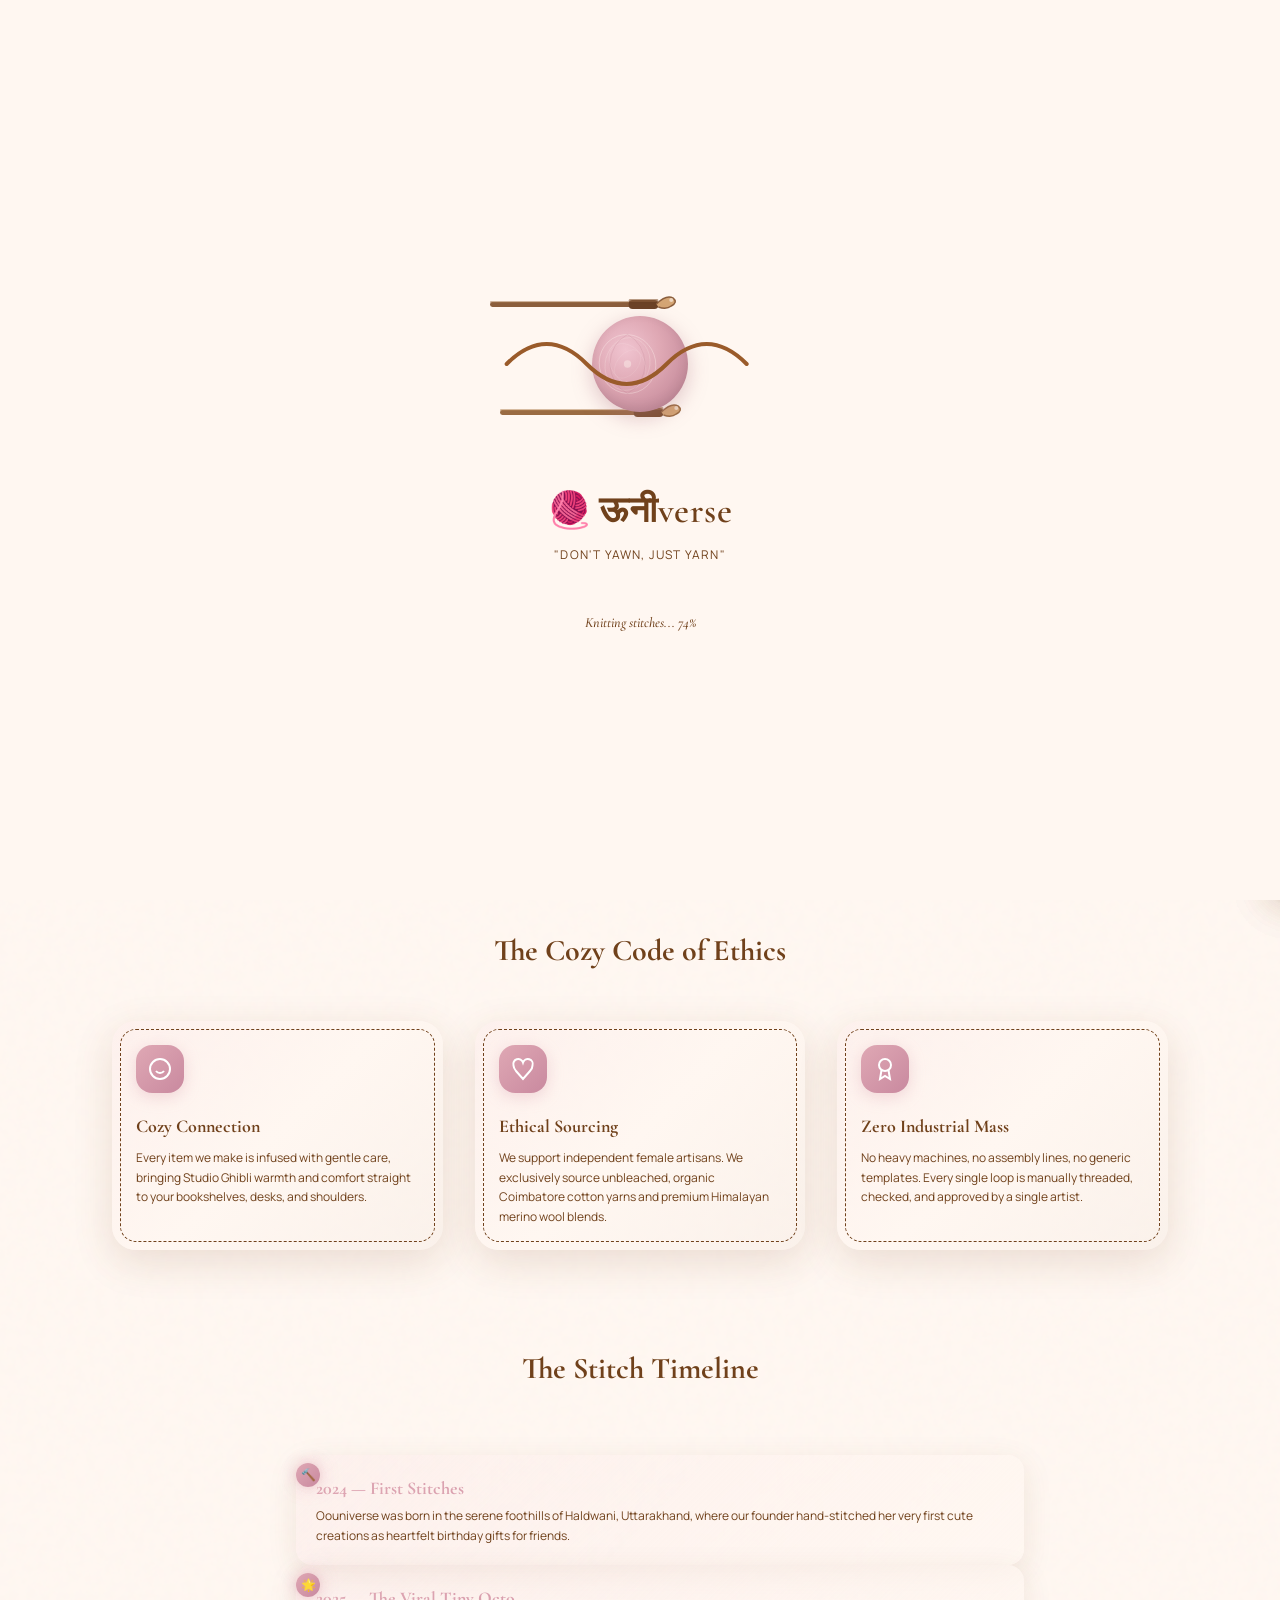
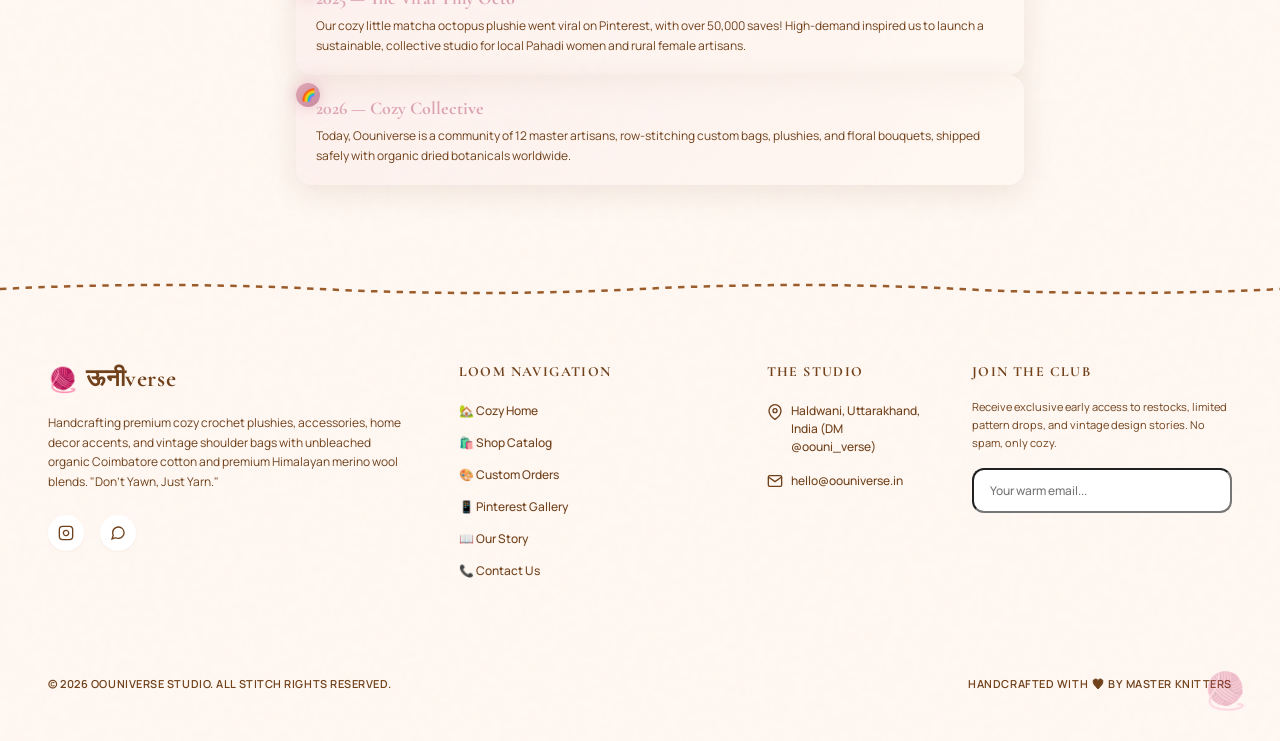
<file: about.html>
<!doctype html>
<html lang="en">
<head>
  <meta charset="UTF-8" />
  <meta name="viewport" content="width=device-width, initial-scale=1.0" />
  <title>About Us — ऊनीverse | Our Story of Crochet Craftsmanship</title>
  <meta name="description" content="Discover the story behind ऊनीverse — a slow-craft brand handcrafting premium crochet plushies, bags, and home decor in Haldwani, Uttarakhand." />
  <meta property="og:title" content="About Us — ऊनीverse" />
  <meta property="og:description" content="Discover the story behind ऊनीverse — a slow-craft brand handcrafting premium crochet." />
  <meta property="og:type" content="website" />
  <meta name="twitter:card" content="summary_large_image" />
  <meta property="og:image" content="https://oouniverse.com/assets/images/crochet_yarn_logo_1783009375471.jpg" />
  <meta property="og:image:width" content="1200" />
  <meta property="og:image:height" content="630" />
  <meta property="og:url" content="https://oouniverse.com/about" />
  <link rel="canonical" href="https://oouniverse.com/about" />

  <link rel="preconnect" href="https://fonts.googleapis.com" />
  <link rel="preconnect" href="https://fonts.gstatic.com" crossorigin />
  <link rel="preload" as="style" href="https://fonts.googleapis.com/css2?family=Cormorant+Garamond:ital,wght@0,300;0,400;0,500;0,600;0,700;1,400&family=DM+Sans:wght@400;500;700&family=Manrope:wght@300;400;500;600;700&display=swap" />
  <link href="https://fonts.googleapis.com/css2?family=Cormorant+Garamond:ital,wght@0,300;0,400;0,500;0,600;0,700;1,400&family=DM+Sans:wght@400;500;700&family=Manrope:wght@300;400;500;600;700&display=swap" rel="stylesheet" />

  <link rel="icon" type="image/svg+xml" href="assets/icons/favicon.svg" />
    <link rel="stylesheet" href="css/style.css" />
<script type="application/ld+json">{ "@context": "https://schema.org", "@type": "Organization", "name": "\u090a\u0928\u0940verse", "url": "https://oouniverse.com", "description": "Premium handcrafted crochet creations made with love in Haldwani, India.", "foundingDate": "2024", "contactPoint": { "@type": "ContactPoint", "telephone": "+91-9876543210", "contactType": "customer service", "availableLanguage": ["English", "Hindi"] }, "sameAs": ["https://instagram.com/oouniverse", "https://facebook.com/oouniverse"]   } }</script>
<style>
  /* Navbar link hover glow */
  #navbar a, #navbar button {
    transition: text-shadow 0.3s ease, color 0.3s ease;
  }
  #navbar a:hover, #navbar button:hover {
    text-shadow: 0 0 8px rgba(223,168,180,0.6), 0 0 20px rgba(223,168,180,0.3), 0 0 40px rgba(223,168,180,0.15);
  }
  #navbar a.active {
    text-shadow: 0 0 6px rgba(223,168,180,0.4);
  }

  /* Cart & Wishlist icon glow on hover */
  #cart-btn, #wishlist-btn {
    transition: box-shadow 0.3s ease, transform 0.3s ease, background-color 0.3s ease;
  }
  #cart-btn:hover, #wishlist-btn:hover {
    box-shadow: 0 0 10px rgba(223,168,180,0.5), 0 0 25px rgba(223,168,180,0.3), 0 0 50px rgba(223,168,180,0.15);
    background-color: rgba(247,216,222,0.3);
    transform: scale(1.1);
  }

  /* Badge notification pulse */
  @keyframes badge-pulse {
    0% { transform: scale(1); box-shadow: 0 0 0 0 rgba(223,168,180,0.7); }
    50% { transform: scale(1.15); box-shadow: 0 0 0 6px rgba(223,168,180,0); }
    100% { transform: scale(1); box-shadow: 0 0 0 0 rgba(223,168,180,0); }
  }
  @keyframes badge-glow {
    0%, 100% { box-shadow: 0 0 6px rgba(223,168,180,0.6); }
    50% { box-shadow: 0 0 15px rgba(223,168,180,0.9), 0 0 25px rgba(223,168,180,0.5); }
  }
  #cart-btn .absolute.-top-1, #wishlist-btn .absolute.-top-1 {
    animation: badge-glow 2s ease-in-out infinite;
  }
  #cart-btn .absolute.-top-1.badge-pop, #wishlist-btn .absolute.-top-1.badge-pop {
    animation: badge-pulse 0.5s cubic-bezier(0.34,1.56,0.64,1), badge-glow 2s ease-in-out infinite 0.5s;
  }

  /* Timeline animations */
  @keyframes fadeInTimeline {
    from { opacity: 0; transform: translateX(-20px); }
    to { opacity: 1; transform: translateX(0); }
  }
  @keyframes thread-glow {
    0%, 100% { opacity: 0.3; }
    50% { opacity: 1; }
  }
  @keyframes stitch-move {
    0% { top: 0; }
    100% { top: 100%; }
  }
  @keyframes thread-dash {
    to { stroke-dashoffset: -28; }
  }
</style>
</head>
<body class="preloader-active">
<a href="#main-content" class="skip-link sr-only focus:not-sr-only focus:absolute focus:top-4 focus:left-4 focus:z-50 focus:px-4 focus:py-2 focus:bg-[#70411B] focus:text-white focus:rounded-xl focus:outline-none">Skip to main content</a>

<!-- Custom Cursor -->
<div id="custom-cursor" style="position:fixed;left:0;top:0;right:0;bottom:0;pointer-events:none;z-index:2147483647;overflow:visible;">
  <div id="cursor-ring" style="position:absolute;width:20px;height:20px;border-radius:50%;background:#DFA8B4;border:1px solid rgba(112,65,27,0.2);box-shadow:0 1px 3px rgba(0,0,0,0.1);display:flex;align-items:center;justify-content:center;left:0;top:0;transform:translate(-50%,-50%);opacity:0;z-index:3">
    <div style="position:absolute;inset:2px;border:1px dashed rgba(112,65,27,0.25);border-radius:50%;animation:spin 8s linear infinite"></div>
  </div>
  <div id="cursor-dot" style="position:absolute;width:8px;height:8px;border-radius:50%;background:#9A5B2A;left:0;top:0;transform:translate(-50%,-50%);opacity:0;z-index:2"></div>
  <div id="cursor-hover-ring" style="position:absolute;width:20px;height:20px;border-radius:50%;border:2px solid rgba(223,168,180,0.4);pointer-events:none;left:0;top:0;transform:translate(-50%,-50%) scale(1);opacity:0;transition:transform 0.4s cubic-bezier(0.34,1.56,0.64,1),opacity 0.3s;z-index:1"></div>
</div>

<div id="root">

<div class="relative min-h-screen bg-[#FFF7F1] font-sans antialiased">
  <div class="bg-noise absolute inset-0 pointer-events-none"></div>

  <!-- Preloader -->
  <div id="preloader">
    <div class="absolute inset-0 opacity-[0.03] pointer-events-none bg-[radial-gradient(#70411B_1.5px,transparent_1.5px)] [background-size:16px_16px]"></div>
    <div class="relative flex flex-col items-center max-w-md px-6 text-center">
      <div class="relative w-80 h-48 flex items-center justify-center mb-6">
        <svg class="absolute w-52 h-16 origin-right animate-needle-1" style="top: 8px; left: 10px;" viewBox="0 0 210 40" fill="none">
          <rect x="0" y="14" width="160" height="5" rx="2.5" fill="#8B5E3C"/>
          <rect x="0" y="13" width="160" height="2" rx="1" fill="#A0724B" opacity="0.5"/>
          <rect x="140" y="12" width="30" height="9" rx="4" fill="#6B4226"/>
          <rect x="140" y="11" width="30" height="3" rx="1.5" fill="#8B5E3C" opacity="0.6"/>
          <path d="M 168 16 Q 178 6 185 10 Q 190 14 183 18 Q 178 22 170 19" fill="#D4A574" stroke="#8B5E3C" stroke-width="1.5"/>
          <circle cx="183" cy="12" r="2" fill="#FFF7F1" opacity="0.6"/>
        </svg>
        <svg class="absolute w-52 h-16 origin-right animate-needle-2" style="bottom: 12px; left: 20px;" viewBox="0 0 210 40" fill="none">
          <rect x="0" y="14" width="155" height="5" rx="2.5" fill="#9A6B42"/>
          <rect x="0" y="13" width="155" height="2" rx="1" fill="#B08050" opacity="0.5"/>
          <rect x="135" y="12" width="30" height="9" rx="4" fill="#7A4E2E"/>
          <rect x="135" y="11" width="30" height="3" rx="1.5" fill="#9A6B42" opacity="0.6"/>
          <path d="M 163 16 Q 173 6 180 10 Q 185 14 178 18 Q 173 22 165 19" fill="#D4A574" stroke="#9A6B42" stroke-width="1.5"/>
          <circle cx="178" cy="12" r="2" fill="#FFF7F1" opacity="0.6"/>
        </svg>
        <div class="absolute w-24 h-24 rounded-full animate-yarn-roll" style="background: radial-gradient(circle at 35% 35%, #F0C4D0, #DFA8B4 40%, #C48A9A 80%, #A86E7E); box-shadow: 0 6px 20px rgba(168,110,126,0.35), inset 0 -4px 12px rgba(0,0,0,0.08);">
          <svg class="absolute inset-0 w-full h-full" viewBox="0 0 96 96">
            <ellipse cx="48" cy="48" rx="38" ry="40" fill="none" stroke="#FFF7F1" stroke-width="1.2" opacity="0.35" transform="rotate(-20 48 48)"/>
            <ellipse cx="48" cy="48" rx="30" ry="36" fill="none" stroke="#FFF7F1" stroke-width="1" opacity="0.25" transform="rotate(15 48 48)"/>
            <ellipse cx="48" cy="48" rx="22" ry="30" fill="none" stroke="#FFF7F1" stroke-width="0.8" opacity="0.2" transform="rotate(-35 48 48)"/>
            <ellipse cx="48" cy="48" rx="14" ry="22" fill="none" stroke="#FFF7F1" stroke-width="0.8" opacity="0.15" transform="rotate(40 48 48)"/>
            <circle cx="48" cy="48" r="5" fill="#FFF7F1" opacity="0.4"/>
            <path d="M 48 8 Q 70 20 72 48 Q 70 76 48 88" fill="none" stroke="#B07080" stroke-width="0.8" opacity="0.3"/>
            <path d="M 48 8 Q 26 20 24 48 Q 26 76 48 88" fill="none" stroke="#B07080" stroke-width="0.8" opacity="0.3"/>
          </svg>
        </div>
        <svg class="absolute w-full h-full pointer-events-none" viewBox="0 0 240 120">
          <path class="thread-path" d="M 20 60 C 40 40, 60 40, 80 60 C 100 80, 120 80, 140 60 C 160 40, 180 40, 200 60" fill="none" stroke="#9A5B2A" stroke-width="3" stroke-linecap="round" stroke-dasharray="300"/>
        </svg>
      </div>
      <div>
        <p class="font-serif text-4xl tracking-wide text-[#70411B] flex items-center justify-center gap-1.5 font-semibold"><span>🧶</span> ऊनीverse</p>
        <p class="font-sans text-xs tracking-widest text-[#9A5B2A] uppercase mt-2 select-none">"Don't Yawn, Just Yarn"</p>
      </div>
      <div class="w-56 h-1 bg-[#F4E9E1] rounded-full mt-8 overflow-hidden relative border border-[#70411B]/5">
        <div class="h-full bg-gradient-to-r from-[#DFA8B4] to-[#9A5B2A] rounded-full" style="width:0%"></div>
      </div>
      <span class="font-serif italic text-[#70411B]/60 text-sm mt-3 font-medium" aria-hidden="true">Spinning cozy fibers... 0%</span>
    </div>
  </div>

  <!-- Main Content -->
  <div class="flex flex-col min-h-screen">

    <!-- Navbar -->
    <nav id="navbar" class="fixed top-0 left-0 right-0 z-40 transition-all duration-500 ease-in-out bg-transparent">
      <div class="bg-[#70411B] text-[#FFF7F1] text-[10px] md:text-[11px] font-sans font-bold py-2 px-4 text-center tracking-wide border-b border-[#FFF7F1]/10 flex items-center justify-center gap-1.5 shadow-sm relative z-50">
        <svg class="w-3.5 h-3.5 text-[#DFA8B4] shrink-0 animate-pulse" viewBox="0 0 24 24" fill="none" stroke="currentColor" stroke-width="2"><path d="M18 8a6 6 0 0 1-6 6 6 6 0 0 1-6-6c0-3.3 2.7-6 6-6s6 2.7 6 6Z"/><path d="M12 14v8"/><path d="M8 22h8"/></svg>
        <span>Shipping 🇮🇳 | No return / COD | Order at least 15 days prior 🧶 | Haldwani 🏔️</span>
      </div>
      <div class="max-w-7xl mx-auto px-6 md:px-12 flex items-center justify-between transition-all duration-500 py-5">
        <button id="nav-logo" class="flex items-center gap-3 group cursor-pointer focus:outline-none">
          <div class="relative w-12 h-12 md:w-14 md:h-14 rounded-full overflow-hidden bg-[#EAAFB9]/20 border-2 border-[#70411B]/20 flex items-center justify-center shrink-0 shadow-md">
            <picture><source srcset="assets/images/crochet_yarn_logo_1783009375471.webp" type="image/webp"><img  src="assets/images/crochet_yarn_logo_1783009375471.jpg" alt="ऊनीverse Logo" class="w-full h-full object-cover transition-transform duration-500 group-hover:scale-110" referrerpolicy="no-referrer"  width="1024" height="1024" loading="eager"/></picture>
            <div id="navbar-logo-fallback" class="hidden absolute inset-0 items-center justify-center bg-[#F4E9E1]"><span class="text-2xl">🧶</span></div>
          </div>
          <div class="flex flex-col items-start leading-none">
            <span class="font-serif text-xl md:text-2xl font-bold tracking-wide text-[#70411B] group-hover:text-[#9A5B2A] transition-colors duration-300">ऊनीverse</span>
            <span class="text-[10px] font-sans tracking-widest text-[#9A5B2A] uppercase font-bold mt-1.5 opacity-90">Don't Yawn, Just Yarn</span>
          </div>
        </button>
        <div class="hidden lg:flex items-center gap-8 xl:gap-10">
          <a href="index.html" class="relative font-sans text-sm tracking-wide font-medium py-1 cursor-pointer transition-all duration-300 text-[#70411B]/70 hover:text-[#70411B]">Home</a>
          <a href="shop.html" class="relative font-sans text-sm tracking-wide font-medium py-1 cursor-pointer transition-all duration-300 text-[#70411B]/70 hover:text-[#70411B]">Shop</a>
          <a href="custom.html" class="relative font-sans text-sm tracking-wide font-medium py-1 cursor-pointer transition-all duration-300 text-[#70411B]/70 hover:text-[#70411B]">Custom Orders</a>
          <a href="gallery.html" class="relative font-sans text-sm tracking-wide font-medium py-1 cursor-pointer transition-all duration-300 text-[#70411B]/70 hover:text-[#70411B]">Gallery</a>
          <a href="about.html" class="relative font-sans text-sm tracking-wide font-medium py-1 cursor-pointer transition-all duration-300 text-[#70411B] font-semibold">About Us<span class="absolute bottom-0 left-0 right-0 h-[2px] bg-[#9A5B2A] rounded-full"></span></a>
          <a href="contact.html" class="relative font-sans text-sm tracking-wide font-medium py-1 cursor-pointer transition-all duration-300 text-[#70411B]/70 hover:text-[#70411B]">Contact Us</a>
        </div>
        <div class="flex items-center gap-3.5 md:gap-5">
          <button id="wishlist-btn" class="relative p-2 rounded-full hover:bg-[#F4E9E1] text-[#70411B] hover:text-[#9A5B2A] transition-all duration-300 cursor-pointer" title="View Wishlist"> <span class="absolute -top-1 -right-1 min-w-[16px] h-4 bg-[#DFA8B4] text-white text-[9px] font-bold rounded-full flex items-center justify-center px-1" style="display: none;">0</span> <svg aria-hidden="true" class="w-5 h-5" viewBox="0 0 24 24" fill="none" stroke="currentColor" stroke-width="2"><path d="M19 14c1.5-1.5 2.5-3.5 2.5-5.5A4.5 4.5 0 0 0 12 5.5 4.5 4.5 0 0 0 2.5 8.5c0 2 1 3.5 2.5 5.5L12 22l7-8Z"/></svg>
          </button>
          <button id="cart-btn" class="relative p-2 rounded-full hover:bg-[#F4E9E1] text-[#70411B] hover:text-[#9A5B2A] transition-all duration-300 cursor-pointer" title="Open Shopping Cart"> <span class="absolute -top-1 -right-1 min-w-[16px] h-4 text-white text-[9px] font-bold rounded-full flex items-center justify-center px-1" style="background: linear-gradient(135deg, #DFA8B4, #c9899f); box-shadow: 0 2px 8px rgba(223,168,180,0.5); display: none;">0</span> <svg aria-hidden="true" class="w-5 h-5" viewBox="0 0 24 24" fill="none" stroke="currentColor" stroke-width="2"><path d="M6 2 3 6v14a2 2 0 0 0 2 2h14a2 2 0 0 0 2-2V6l-3-4Z"/><path d="M3 6h18"/><path d="M16 10a4 4 0 0 1-8 0"/></svg>
          </button>
          <a href="custom.html" class="hidden md:flex items-center gap-1.5 px-4 py-2 text-xs font-semibold bg-[#FFF7F1] border border-[#70411B]/15 text-[#70411B] rounded-full hover:bg-[#9A5B2A]/20 transition-all duration-300 cursor-pointer">
            <svg class="w-3.5 h-3.5 text-[#DFA8B4]" viewBox="0 0 24 24" fill="none" stroke="currentColor" stroke-width="2"><path d="M18 8a6 6 0 0 1-6 6 6 6 0 0 1-6-6c0-3.3 2.7-6 6-6s6 2.7 6 6Z"/><path d="M12 14v8"/><path d="M8 22h8"/></svg>
            <span>Custom Crochet</span>
          </a>
          <button id="mobile-menu-toggle" class="lg:hidden p-2 text-[#70411B] hover:bg-[#F4E9E1] rounded-full transition-colors cursor-pointer" aria-label="Toggle menu"> <svg aria-hidden="true" class="w-5.5 h-5.5" viewBox="0 0 24 24" fill="none" stroke="currentColor" stroke-width="2"><path d="M4 6h16"/><path d="M4 12h16"/><path d="M4 18h16"/></svg>
          </button>
        </div>
      </div>
    </nav>

    <!-- Mobile Menu Overlay -->
    <div id="mobile-menu" class="fixed inset-0 bg-[#FFF7F1] pt-28 px-8 flex flex-col justify-between pb-12 lg:hidden">
      <div class="absolute inset-0 opacity-[0.02] pointer-events-none bg-[radial-gradient(#70411B_1.5px,transparent_1.5px)] [background-size:16px_16px]"></div>
      <div class="flex flex-col gap-6">
        <a href="index.html" class="text-left font-serif text-3xl font-semibold tracking-wide text-[#70411B]/70">Home</a>
        <a href="shop.html" class="text-left font-serif text-3xl font-semibold tracking-wide text-[#70411B]/70">Shop</a>
        <a href="custom.html" class="text-left font-serif text-3xl font-semibold tracking-wide text-[#70411B]/70">Custom Orders</a>
        <a href="gallery.html" class="text-left font-serif text-3xl font-semibold tracking-wide text-[#70411B]/70">Gallery</a>
        <a href="about.html" class="text-left font-serif text-3xl font-semibold tracking-wide text-[#9A5B2A]">About Us</a>
        <a href="contact.html" class="text-left font-serif text-3xl font-semibold tracking-wide text-[#70411B]/70">Contact Us</a>
      </div>
      <div class="border-t border-[#70411B]/10 pt-8 flex flex-col gap-4">
        <a href="custom.html" class="w-full py-3 bg-[#9A5B2A] hover:bg-[#9A5B2A]/90 text-white font-semibold rounded-xl flex items-center justify-center gap-2">
          <svg class="w-4 h-4" viewBox="0 0 24 24" fill="none" stroke="currentColor" stroke-width="2"><path d="M18 8a6 6 0 0 1-6 6 6 6 0 0 1-6-6c0-3.3 2.7-6 6-6s6 2.7 6 6Z"/><path d="M12 14v8"/><path d="M8 22h8"/></svg>
          <span>Knit a Custom Design</span>
        </a>
        <p class="text-center text-xs text-[#70411B]/50 font-sans tracking-wide">🌸 Handmade Stories, One Stitch at a Time</p>
      </div>
    </div>

    <main class="flex-grow" id="main-content">
    <div class="min-h-screen bg-[#FFF7F1] pt-32 pb-24 relative overflow-hidden">

      <!-- Background Stitches -->
      <div class="absolute inset-0 opacity-[0.03] pointer-events-none bg-[radial-gradient(#70411B_1.5px,transparent_1.5px)] [background-size:16px_16px]"></div>

      <div class="max-w-6xl mx-auto px-6 md:px-12 relative z-10">

        <!-- Header Title -->
        <div class="text-center max-w-2xl mx-auto mb-16">
          <div class="inline-flex items-center gap-1.5 px-3 py-1.5 rounded-full bg-[#9A5B2A]/20 border border-[#DFA8B4]/40 text-[#70411B] text-xs font-semibold tracking-wider uppercase mb-5 animate-[fadeInUp_0.6s_ease-out_both]">
            <svg class="w-3.5 h-3.5 text-[#DFA8B4]" viewBox="0 0 24 24" fill="none" stroke="currentColor" stroke-width="2"><path d="M2 3h6a4 4 0 0 1 4 4v14a3 3 0 0 0-3-3H2z"/><path d="M22 3h-6a4 4 0 0 0-4 4v14a3 3 0 0 1 3-3h7z"/></svg>
            <span>Our Cozy Story</span>
          </div>
          <h1 class="font-serif text-4xl md:text-5xl font-bold text-[#70411B] tracking-tight mb-4">
            Stepping into the Oouniverse
          </h1>
          <p class="font-sans text-[#70411B]/80 text-base leading-relaxed">
            We believe that objects carry soul. By slowing down and knitting one stitch at a time, we build artifacts that feel like a warm hug.
          </p>
        </div>

        <!-- Section 1: Brand Story with Images -->
        <div class="grid grid-cols-1 lg:grid-cols-12 gap-12 items-center mb-24">

          <!-- Left Visual Collage -->
          <div class="lg:col-span-5 relative h-[380px] sm:h-[450px]">
            <div class="absolute w-64 h-64 sm:w-80 sm:h-80 rounded-[32px] overflow-hidden border-4 border-white shadow-xl z-20 left-0 top-0" style="box-shadow: 0 8px 32px rgba(223,168,180,0.25), 0 4px 12px rgba(0,0,0,0.08);">
              <picture><source srcset="assets/images/crochet_wearables_1783006542606.webp" type="image/webp"><img src="assets/images/crochet_wearables_1783006542606.jpg" alt="Cozy Shrug Cardigan Stitching" class="w-full h-full object-cover" referrerpolicy="no-referrer" loading="lazy"/></picture>
            </div>
            <div class="absolute w-44 h-44 sm:w-56 sm:h-56 rounded-[24px] overflow-hidden border-4 border-white shadow-lg z-10 right-0 bottom-0" style="box-shadow: 0 8px 32px rgba(223,168,180,0.2), 0 4px 12px rgba(0,0,0,0.08);">
              <picture><source srcset="assets/images/crochet_bags_hero_1783006461148.webp" type="image/webp"><img src="assets/images/crochet_bags_hero_1783006461148.jpg" alt="Our crochet shoulder bag styling" class="w-full h-full object-cover" referrerpolicy="no-referrer" loading="lazy"/></picture>
            </div>
            <!-- Animated glowing thread connecting the images -->
            <svg class="absolute inset-0 w-full h-full z-30 pointer-events-none" viewBox="0 0 400 450" fill="none">
              <path d="M 260 200 C 300 250, 350 280, 320 340" stroke="url(#thread-gradient)" stroke-width="2.5" stroke-linecap="round" stroke-dasharray="8 6" style="animation: thread-dash 2s linear infinite;">
              </path>
              <defs>
                <linearGradient id="thread-gradient" x1="0%" y1="0%" x2="100%" y2="100%">
                  <stop offset="0%" style="stop-color:#DFA8B4;stop-opacity:0.8"/>
                  <stop offset="50%" style="stop-color:#c9899f;stop-opacity:1"/>
                  <stop offset="100%" style="stop-color:#DFA8B4;stop-opacity:0.8"/>
                </linearGradient>
              </defs>
            </svg>
          </div>

          <!-- Right Text Stories -->
          <div class="lg:col-span-7 flex flex-col justify-center text-left">
            <h3 class="font-serif text-2xl sm:text-3xl font-bold text-[#70411B] mb-5 tracking-wide leading-snug">
              "We Don't Just Knit; We Spin Cozy Memories into Thread"
            </h3>
            <p class="font-sans text-[#70411B]/80 text-sm leading-relaxed mb-4">
              In a fast-paced world of digital screens, automatic factories, and mass-produced plastics, our studio chose a different journey. We wanted to return to raw, slow craftsmanship—using simple metal hooks, warm unbleached cotton threads, and hours of thoughtful, mindful row stitching.
            </p>
            <p class="font-sans text-[#70411B]/80 text-sm leading-relaxed mb-6">
              Oouniverse was founded in 2024 with a single philosophy: <span class="font-bold">"Don't Yawn, Just Yarn."</span> Our goal is to bring sweet, adorable, Pinterest-inspired warmth back into your everyday life.
            </p>

            <!-- Designer quote -->
            <div class="rounded-2xl relative shadow-lg p-5 border border-[#DFA8B4]/15" style="background: linear-gradient(135deg, rgba(247,216,222,0.25), rgba(255,247,241,0.8));">
              <div class="absolute inset-1.5 border border-dashed border-[#DFA8B4]/20 rounded-xl pointer-events-none"></div>
              <p class="font-serif italic text-sm text-[#70411B] leading-relaxed">
                "When you hold one of our crochet plushies or sling a shoulder bag, you are holding 12 hours of quiet meditation, soft classical music, and dedicated love from a real kniter's hands. We hope you feel that connection."
              </p>
              <span class="block text-[10px] uppercase tracking-wider font-bold text-[#DFA8B4] mt-3">
                — Aditi Sharma, Loom Artist &amp; Founder
              </span>
            </div>
          </div>

        </div>

        <!-- Section 2: Values Bento Grid -->
        <div class="mb-24">
          <h2 class="font-serif text-3xl font-bold text-[#70411B] text-center mb-12">
            The Cozy Code of Ethics
          </h2>
          <div class="grid grid-cols-1 md:grid-cols-3 gap-8">

            <!-- Value 1: Cozy Connection -->
            <div class="rounded-3xl p-6 border border-[#DFA8B4]/20 shadow-xl hover:shadow-2xl hover:shadow-[#DFA8B4]/15 transition-all duration-500 hover:-translate-y-1 relative overflow-hidden" style="background: linear-gradient(135deg, rgba(247,216,222,0.2) 0%, rgba(255,247,241,0.9) 50%, rgba(244,233,225,0.4) 100%);">
              <div class="absolute inset-0 opacity-[0.03] pointer-events-none bg-[radial-gradient(#70411B_1.5px,transparent_1.5px)]" style="background-size:16px 16px;"></div>
              <div class="absolute inset-2 border border-dashed border-[#DFA8B4]/15 rounded-2xl pointer-events-none"></div>
              <div class="relative z-10">
                <div class="w-12 h-12 rounded-2xl flex items-center justify-center mb-5" style="background: linear-gradient(135deg, #DFA8B4, #c9899f); box-shadow: 0 4px 15px rgba(223,168,180,0.4);">
                  <svg class="w-6 h-6 text-white" viewBox="0 0 24 24" fill="none" stroke="currentColor" stroke-width="2"><circle cx="12" cy="12" r="10"/><path d="M8 14s1.5 2 4 2 4-2 4-2"/><line x1="9" y1="9" x2="9.01" y2="9"/><line x1="15" y1="9" x2="15.01" y2="9"/></svg>
                </div>
                <h4 class="font-serif font-bold text-lg text-[#70411B] mb-2">Cozy Connection</h4>
                <p class="text-xs text-[#70411B]/70 leading-relaxed">Every item we make is infused with gentle care, bringing Studio Ghibli warmth and comfort straight to your bookshelves, desks, and shoulders.</p>
              </div>
            </div>

            <!-- Value 2: Ethical Sourcing -->
            <div class="rounded-3xl p-6 border border-[#DFA8B4]/20 shadow-xl hover:shadow-2xl hover:shadow-[#DFA8B4]/15 transition-all duration-500 hover:-translate-y-1 relative overflow-hidden" style="background: linear-gradient(135deg, rgba(247,216,222,0.2) 0%, rgba(255,247,241,0.9) 50%, rgba(244,233,225,0.4) 100%);">
              <div class="absolute inset-0 opacity-[0.03] pointer-events-none bg-[radial-gradient(#70411B_1.5px,transparent_1.5px)]" style="background-size:16px 16px;"></div>
              <div class="absolute inset-2 border border-dashed border-[#DFA8B4]/15 rounded-2xl pointer-events-none"></div>
              <div class="relative z-10">
                <div class="w-12 h-12 rounded-2xl flex items-center justify-center mb-5" style="background: linear-gradient(135deg, #DFA8B4, #c9899f); box-shadow: 0 4px 15px rgba(223,168,180,0.4);">
                  <svg class="w-6 h-6 text-white" viewBox="0 0 24 24" fill="none" stroke="currentColor" stroke-width="2"><path d="M19 14c1.5-1.5 2.5-3.5 2.5-5.5A4.5 4.5 0 0 0 12 5.5 4.5 4.5 0 0 0 2.5 8.5c0 2 1 3.5 2.5 5.5L12 22l7-8Z"/></svg>
                </div>
                <h4 class="font-serif font-bold text-lg text-[#70411B] mb-2">Ethical Sourcing</h4>
                <p class="text-xs text-[#70411B]/70 leading-relaxed">We support independent female artisans. We exclusively source unbleached, organic Coimbatore cotton yarns and premium Himalayan merino wool blends.</p>
              </div>
            </div>

            <!-- Value 3: Zero Industrial Mass -->
            <div class="rounded-3xl p-6 border border-[#DFA8B4]/20 shadow-xl hover:shadow-2xl hover:shadow-[#DFA8B4]/15 transition-all duration-500 hover:-translate-y-1 relative overflow-hidden" style="background: linear-gradient(135deg, rgba(247,216,222,0.2) 0%, rgba(255,247,241,0.9) 50%, rgba(244,233,225,0.4) 100%);">
              <div class="absolute inset-0 opacity-[0.03] pointer-events-none bg-[radial-gradient(#70411B_1.5px,transparent_1.5px)]" style="background-size:16px 16px;"></div>
              <div class="absolute inset-2 border border-dashed border-[#DFA8B4]/15 rounded-2xl pointer-events-none"></div>
              <div class="relative z-10">
                <div class="w-12 h-12 rounded-2xl flex items-center justify-center mb-5" style="background: linear-gradient(135deg, #DFA8B4, #c9899f); box-shadow: 0 4px 15px rgba(223,168,180,0.4);">
                  <svg class="w-6 h-6 text-white" viewBox="0 0 24 24" fill="none" stroke="currentColor" stroke-width="2"><circle cx="12" cy="8" r="6"/><path d="M15.477 12.89 17 22l-5-3-5 3 1.523-9.11"/></svg>
                </div>
                <h4 class="font-serif font-bold text-lg text-[#70411B] mb-2">Zero Industrial Mass</h4>
                <p class="text-xs text-[#70411B]/70 leading-relaxed">No heavy machines, no assembly lines, no generic templates. Every single loop is manually threaded, checked, and approved by a single artist.</p>
              </div>
            </div>

          </div>
        </div>

        <!-- Section 3: Stitched Yarn Timeline -->
        <div>
          <h2 class="font-serif text-3xl font-bold text-[#70411B] text-center mb-16">
            The Stitch Timeline
          </h2>
          <div class="max-w-3xl mx-auto relative pl-10 flex flex-col gap-14">
            <!-- Animated glowing thread line -->
            <div class="absolute left-[18px] top-0 bottom-0 w-[3px] rounded-full overflow-hidden" style="background: rgba(223,168,180,0.15);">
              <div class="w-full h-full" style="background: linear-gradient(180deg, transparent 0%, #DFA8B4 20%, #c9899f 50%, #DFA8B4 80%, transparent 100%); animation: thread-glow 3s ease-in-out infinite;"></div>
            </div>
            <!-- Animated stitching dots -->
            <div class="absolute left-[15px] top-0 bottom-0 w-[11px] pointer-events-none">
              <div class="w-[11px] h-[11px] rounded-full border-[3px] border-white" style="background: linear-gradient(135deg, #DFA8B4, #c9899f); box-shadow: 0 0 12px rgba(223,168,180,0.6), 0 0 24px rgba(223,168,180,0.3); animation: stitch-move 4s linear infinite;"></div>
            </div>

            <!-- 2024 -->
            <div class="relative timeline-item" style="opacity:0; transform:translateX(-20px); animation: fadeInTimeline 0.6s ease-out 0.2s forwards;">
              <div class="absolute -left-[31px] top-2 w-6 h-6 rounded-full flex items-center justify-center z-10" style="background: linear-gradient(135deg, #DFA8B4, #c9899f); box-shadow: 0 0 12px rgba(223,168,180,0.5), 0 0 20px rgba(223,168,180,0.25);">
                <span class="text-xs select-none">&#x1F528;</span>
              </div>
              <div class="rounded-2xl p-5 border border-[#DFA8B4]/15 shadow-lg relative overflow-hidden" style="background: linear-gradient(135deg, rgba(247,216,222,0.2), rgba(255,247,241,0.8));">
                <div class="absolute inset-1.5 border border-dashed border-[#DFA8B4]/15 rounded-xl pointer-events-none"></div>
                <span class="font-serif font-bold text-lg block mb-1" style="background: linear-gradient(135deg, #DFA8B4, #c9899f); -webkit-background-clip: text; -webkit-text-fill-color: transparent; background-clip: text;">
                  2024 — First Stitches
                </span>
                <p class="text-xs text-[#70411B]/80 leading-relaxed">
                  Oouniverse was born in the serene foothills of Haldwani, Uttarakhand, where our founder hand-stitched her very first cute creations as heartfelt birthday gifts for friends.
                </p>
              </div>
            </div>

            <!-- 2025 -->
            <div class="relative timeline-item" style="opacity:0; transform:translateX(-20px); animation: fadeInTimeline 0.6s ease-out 0.5s forwards;">
              <div class="absolute -left-[31px] top-2 w-6 h-6 rounded-full flex items-center justify-center z-10" style="background: linear-gradient(135deg, #DFA8B4, #c9899f); box-shadow: 0 0 12px rgba(223,168,180,0.5), 0 0 20px rgba(223,168,180,0.25);">
                <span class="text-xs select-none">&#x1F31F;</span>
              </div>
              <div class="rounded-2xl p-5 border border-[#DFA8B4]/15 shadow-lg relative overflow-hidden" style="background: linear-gradient(135deg, rgba(247,216,222,0.2), rgba(255,247,241,0.8));">
                <div class="absolute inset-1.5 border border-dashed border-[#DFA8B4]/15 rounded-xl pointer-events-none"></div>
                <span class="font-serif font-bold text-lg block mb-1" style="background: linear-gradient(135deg, #DFA8B4, #c9899f); -webkit-background-clip: text; -webkit-text-fill-color: transparent; background-clip: text;">
                  2025 — The Viral Tiny Octo
                </span>
                <p class="text-xs text-[#70411B]/80 leading-relaxed">
                  Our cozy little matcha octopus plushie went viral on Pinterest, with over 50,000 saves! High-demand inspired us to launch a sustainable, collective studio for local Pahadi women and rural female artisans.
                </p>
              </div>
            </div>

            <!-- 2026 -->
            <div class="relative timeline-item" style="opacity:0; transform:translateX(-20px); animation: fadeInTimeline 0.6s ease-out 0.8s forwards;">
              <div class="absolute -left-[31px] top-2 w-6 h-6 rounded-full flex items-center justify-center z-10" style="background: linear-gradient(135deg, #DFA8B4, #c9899f); box-shadow: 0 0 12px rgba(223,168,180,0.5), 0 0 20px rgba(223,168,180,0.25);">
                <span class="text-xs select-none">&#x1F308;</span>
              </div>
              <div class="rounded-2xl p-5 border border-[#DFA8B4]/15 shadow-lg relative overflow-hidden" style="background: linear-gradient(135deg, rgba(247,216,222,0.2), rgba(255,247,241,0.8));">
                <div class="absolute inset-1.5 border border-dashed border-[#DFA8B4]/15 rounded-xl pointer-events-none"></div>
                <span class="font-serif font-bold text-lg block mb-1" style="background: linear-gradient(135deg, #DFA8B4, #c9899f); -webkit-background-clip: text; -webkit-text-fill-color: transparent; background-clip: text;">
                  2026 — Cozy Collective
                </span>
                <p class="text-xs text-[#70411B]/80 leading-relaxed">
                  Today, Oouniverse is a community of 12 master artisans, row-stitching custom bags, plushies, and floral bouquets, shipped safely with organic dried botanicals worldwide.
                </p>
              </div>
            </div>

          </div>
        </div>

      </div>
    </div>
    </main>

    <!-- Cart Drawer -->
    <div id="cart-overlay" class="drawer-overlay"></div>
    <div id="cart-drawer" class="drawer-panel" role="dialog" aria-modal="true" aria-label="Shopping Cart">
      <div class="drawer-header">
        <h3 class="drawer-title">🧶 Your Cozy Cart</h3>
        <button id="cart-drawer-close" class="drawer-close"> <svg aria-hidden="true" class="w-5 h-5" viewBox="0 0 24 24" fill="none" stroke="currentColor" stroke-width="2"><path d="M18 6 6 18"/><path d="m6 6 12 12"/></svg></button>
      </div>
      <div id="cart-items" class="flex-1 overflow-y-auto p-6 space-y-4">
        <div id="cart-empty" class="flex flex-col items-center justify-center h-full text-center py-12">
          <svg class="w-16 h-16 text-[#DFA8B4]/40 mb-4 animate-empty-float" viewBox="0 0 24 24" fill="none" stroke="currentColor" stroke-width="1.5"><path d="M6 2 3 6v14a2 2 0 0 0 2 2h14a2 2 0 0 0 2-2V6l-3-4Z"/><path d="M3 6h18"/><path d="M16 10a4 4 0 0 1-8 0"/></svg>
          <p class="text-[#70411B]/50 font-serif text-lg">Your cart is empty</p>
          <p class="text-xs text-[#70411B]/40 font-sans mt-1">Add some cozy crochet!</p>
        </div>
      </div>
      <div id="cart-footer" class="border-t border-[#70411B]/10 p-6 hidden">
        <div class="flex justify-between text-sm font-semibold text-[#70411B] mb-4"><span>Total:</span><span id="cart-total">&#8377;0</span></div>
        <a id="cart-checkout" style="background-color:#25D366" class="w-full py-3 text-white text-sm font-bold rounded-xl flex items-center justify-center gap-2 transition-all"><svg class="w-4 h-4" viewBox="0 0 24 24" fill="none" stroke="currentColor" stroke-width="2"><path d="M21 11.5a8.38 8.38 0 0 1-.9 3.8 8.5 8.5 0 0 1-7.6 4.7 8.38 8.38 0 0 1-3.8-.9L3 21l1.9-5.7a8.38 8.38 0 0 1-.9-3.8 8.5 8.5 0 0 1 4.7-7.6 8.38 8.38 0 0 1 3.8-.9h.5a8.48 8.48 0 0 1 8 8v.5z"/></svg><span>Order on WhatsApp</span></a></div></div><!-- Wishlist Drawer -->
    <div id="wishlist-overlay" class="drawer-overlay" style="z-index: 40;"></div>
    <div id="wishlist-drawer" class="drawer-panel" role="dialog" aria-modal="true" aria-label="Wishlist" style="z-index: 50;">
      <div class="drawer-header">
        <h3 class="drawer-title">Your Wishlist</h3>
        <button id="wishlist-drawer-close" class="drawer-close"> <svg aria-hidden="true" class="w-5 h-5" viewBox="0 0 24 24" fill="none" stroke="currentColor" stroke-width="2"><path d="M18 6 6 18"/><path d="m6 6 12 12"/></svg></button>
      </div>
      <div id="wishlist-items" class="flex-1 overflow-y-auto p-6 space-y-4">
        <div id="wishlist-empty" class="flex flex-col items-center justify-center h-full text-center py-12">
          <svg class="w-16 h-16 text-[#DFA8B4]/40 mb-4 animate-empty-float" viewBox="0 0 24 24" fill="none" stroke="currentColor" stroke-width="1.5"><path d="M19 14c1.5-1.5 2.5-3.5 2.5-5.5A4.5 4.5 0 0 0 12 5.5 4.5 4.5 0 0 0 2.5 8.5c0 2 1 3.5 2.5 5.5L12 22l7-8Z"/></svg>
          <p class="text-[#70411B]/50 font-serif text-lg">Your wishlist is empty</p>
          <p class="text-xs text-[#70411B]/40 font-sans mt-1">Save your favorites here!</p>
        </div>
      </div>
    </div>

    <div id="cart-toast" role="status" aria-live="polite" class="fixed bottom-6 right-6 z-50 bg-[#70411B] text-white px-5 py-3 rounded-xl shadow-lg text-xs font-semibold flex items-center gap-2 transform translate-y-4 opacity-0 transition-all duration-500 pointer-events-none"><svg class="w-4 h-4 text-[#DFA8B4]" viewBox="0 0 24 24" fill="none" stroke="currentColor" stroke-width="2"><path d="M18 8a6 6 0 0 1-6 6 6 6 0 0 1-6-6c0-3.3 2.7-6 6-6s6 2.7 6 6Z"/><path d="M12 14v8"/><path d="M8 22h8"/></svg><span id="cart-toast-msg">Added to cart!</span></div>

    <script src="js/utils.js" defer></script>
    <script src="js/animations.js" defer></script>
    <script src="js/cart.js" defer></script>
    <script src="js/forms.js" defer></script>
    <script src="js/main.js" defer></script>

    <!-- FOOTER -->
    <footer class="bg-[#F4E9E1] border-t border-[#70411B]/15 pt-20 pb-12 relative overflow-hidden" id="footer-section">
      <div class="absolute inset-0 opacity-[0.02] pointer-events-none bg-[radial-gradient(#70411B_1.5px,transparent_1.5px)] [background-size:16px_16px]"></div>
      <div class="absolute top-0 left-0 right-0 h-4 flex items-center justify-between pointer-events-none">
        <svg class="w-full h-full" viewBox="0 0 1200 16" preserveAspectRatio="none">
          <path d="M 0,8 Q 150,0 300,8 T 600,8 T 900,8 T 1200,8" fill="none" stroke="#9A5B2A" stroke-width="2.5" stroke-dasharray="6 6"></path>
        </svg>
      </div>
      <div class="max-w-7xl mx-auto px-6 md:px-12 relative z-10 grid grid-cols-1 md:grid-cols-12 gap-12">
        <div class="md:col-span-4 flex flex-col items-start text-left">
          <div class="flex items-center gap-2 mb-4"><span class="text-2xl">🧶</span><span class="font-serif text-2xl font-bold tracking-wide text-[#70411B]">ऊनीverse</span></div>
          <p class="text-xs text-[#70411B]/85 leading-relaxed max-w-sm mb-6">Handcrafting premium cozy crochet plushies, accessories, home decor accents, and vintage shoulder bags with unbleached organic Coimbatore cotton and premium Himalayan merino wool blends. "Don't Yawn, Just Yarn."</p>
          <div class="flex gap-4">
            <a href="https://instagram.com/oouni_verse/" target="_blank" rel="noreferrer" class="p-2.5 rounded-full bg-white text-[#70411B] hover:bg-[#9A5B2A] hover:text-white transition-all shadow-sm" title="Instagram Page">
              <svg class="w-4 h-4" viewBox="0 0 24 24" fill="none" stroke="currentColor" stroke-width="2"><rect x="2" y="2" width="20" height="20" rx="5" ry="5"/><path d="M16 11.37A4 4 0 1 1 12.63 8 4 4 0 0 1 16 11.37z"/><line x1="17.5" y1="6.5" x2="17.51" y2="6.5"/></svg>
            </a>
            <a href="https://wa.me/919876543210" target="_blank" rel="noreferrer" class="p-2.5 rounded-full bg-white text-[#70411B] hover:bg-[#A9C1A5] hover:text-white transition-all shadow-sm" title="WhatsApp Chat">
              <svg class="w-4 h-4" viewBox="0 0 24 24" fill="none" stroke="currentColor" stroke-width="2"><path d="M21 11.5a8.38 8.38 0 0 1-.9 3.8 8.5 8.5 0 0 1-7.6 4.7 8.38 8.38 0 0 1-3.8-.9L3 21l1.9-5.7a8.38 8.38 0 0 1-.9-3.8 8.5 8.5 0 0 1 4.7-7.6 8.38 8.38 0 0 1 3.8-.9h.5a8.48 8.48 0 0 1 8 8v.5z"/></svg>
            </a>
          </div>
        </div>
        <div class="md:col-span-3 flex flex-col items-start text-left">
          <h4 class="font-serif text-sm font-bold text-[#70411B] uppercase tracking-widest mb-5">Loom Navigation</h4>
          <div class="flex flex-col gap-3.5 text-xs text-[#70411B]/80 font-medium">
            <a href="index.html" class="hover:text-[#9A5B2A] text-left cursor-pointer transition-colors">🏡 Cozy Home</a>
            <a href="shop.html" class="hover:text-[#9A5B2A] text-left cursor-pointer transition-colors">🛍️ Shop Catalog</a>
            <a href="custom.html" class="hover:text-[#9A5B2A] text-left cursor-pointer transition-colors">🎨 Custom Orders</a>
            <a href="gallery.html" class="hover:text-[#9A5B2A] text-left cursor-pointer transition-colors">📱 Pinterest Gallery</a>
            <a href="about.html" class="hover:text-[#9A5B2A] text-left cursor-pointer transition-colors">📖 Our Story</a>
            <a href="contact.html" class="hover:text-[#9A5B2A] text-left cursor-pointer transition-colors">📞 Contact Us</a>
          </div>
        </div>
        <div class="md:col-span-2 flex flex-col items-start text-left">
          <h4 class="font-serif text-sm font-bold text-[#70411B] uppercase tracking-widest mb-5">The Studio</h4>
          <div class="flex flex-col gap-4 text-xs text-[#70411B]/80 font-medium">
            <div class="flex items-start gap-2">
              <svg class="w-4 h-4 text-[#DFA8B4] shrink-0 mt-0.5" viewBox="0 0 24 24" fill="none" stroke="currentColor" stroke-width="2"><path d="M21 10c0 7-9 13-9 13s-9-6-9-13a9 9 0 0 1 18 0z"/><circle cx="12" cy="10" r="3"/></svg>
              <span>Haldwani, Uttarakhand, India (DM @oouni_verse)</span>
            </div>
            <div class="flex items-center gap-2">
              <svg class="w-4 h-4 text-[#DFA8B4] shrink-0" viewBox="0 0 24 24" fill="none" stroke="currentColor" stroke-width="2"><path d="M4 4h16c1.1 0 2 .9 2 2v12c0 1.1-.9 2-2 2H4c-1.1 0-2-.9-2-2V6c0-1.1.9-2 2-2z"/><polyline points="22,6 12,13 2,6"/></svg>
              <span>hello@oouniverse.in</span>
            </div>
          </div>
        </div>
        <div class="md:col-span-3 flex flex-col items-start text-left">
          <h4 class="font-serif text-sm font-bold text-[#70411B] uppercase tracking-widest mb-4">Join the Club</h4>
          <p class="text-[11px] text-[#70411B]/75 leading-relaxed mb-4">Receive exclusive early access to restocks, limited pattern drops, and vintage design stories. No spam, only cozy.</p>
          <form id="newsletter-form" class="relative w-full flex items-center" novalidate>
            <input type="email" required placeholder="Your warm email..." aria-label="Email address for newsletter" class="w-full bg-white border-2 border-[#70411B]/15 focus:border-[#70411B] outline-none rounded-xl px-4 py-3 text-xs text-[#70411B] pr-12 font-medium" />
            <button type="submit" class="absolute right-1.5 p-2 bg-[#70411B] hover:bg-[#9A5B2A] text-white rounded-lg transition-colors cursor-pointer" title="Subscribe">
              <svg class="w-3.5 h-3.5" viewBox="0 0 24 24" fill="none" stroke="currentColor" stroke-width="2"><path d="M5 12h14"/><path d="m12 5 7 7-7 7"/></svg>
            </button>
          </form>
          <div id="newsletter-success" class="hidden mt-3 text-[10px] font-semibold text-[#70411B] bg-white border border-[#A9C1A5] p-2 rounded-lg flex items-center gap-1">
            <svg class="w-3.5 h-3.5 text-[#A9C1A5]" viewBox="0 0 24 24" fill="none" stroke="currentColor" stroke-width="2"><path d="M18 8a6 6 0 0 1-6 6 6 6 0 0 1-6-6c0-3.3 2.7-6 6-6s6 2.7 6 6Z"/><path d="M12 14v8"/><path d="M8 22h8"/></svg>
            <span>Subscribed! Check your inbox for cozy warmth.</span>
          </div>
        </div>
      </div>
      <div class="absolute bottom-6 right-8 opacity-25 hover:opacity-50 transition-opacity hidden sm:block"><div class="text-4xl select-none cursor-pointer">🧶</div></div>
      <div class="max-w-7xl mx-auto px-6 md:px-12 mt-16 pt-8 border-t border-[#70411B]/10 flex flex-col sm:flex-row items-center justify-between text-[11px] text-[#70411B]/60 font-semibold tracking-wider uppercase">
        <span>© 2026 Oouniverse Studio. All stitch rights reserved.</span>
        <span class="flex items-center gap-1 mt-3 sm:mt-0">Handcrafted with <svg class="w-3 h-3 text-[#DFA8B4]" aria-hidden="true" viewBox="0 0 24 24" fill="currentColor" stroke="currentColor" stroke-width="2"><path d="M19 14c1.5-1.5 2.5-3.5 2.5-5.5A4.5 4.5 0 0 0 12 5.5 4.5 4.5 0 0 0 2.5 8.5c0 2 1 3.5 2.5 5.5L12 22l7-8Z"/></svg> by master knitters</span>
      </div>
    </footer>

  </div>
</div>

</div>
</body>
</html>
</file>
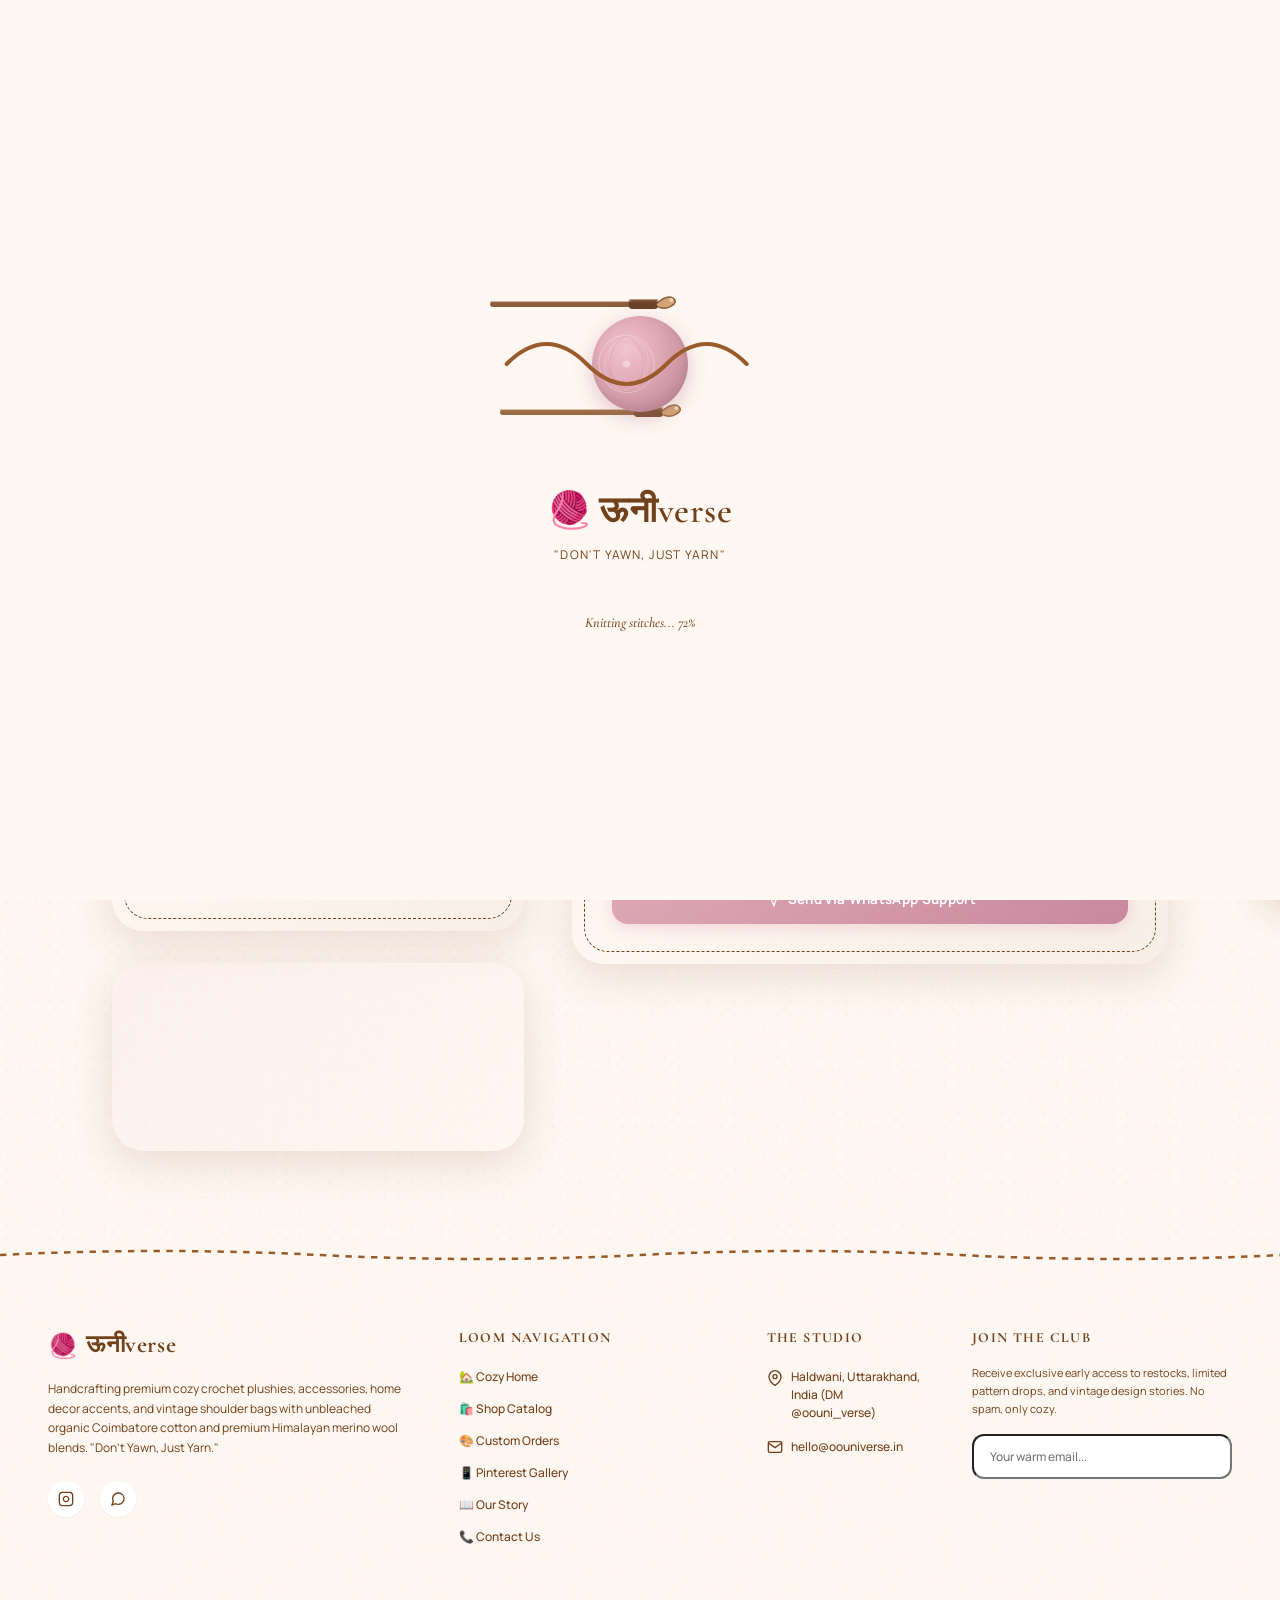
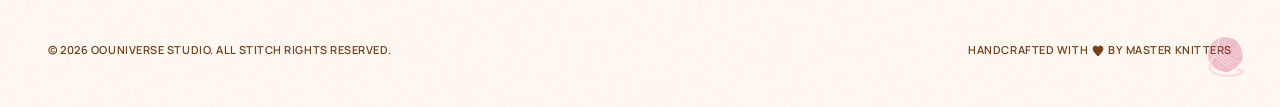
<file: contact.html>
<!doctype html>
<html lang="en">
<head>
  <meta charset="UTF-8" />
  <meta name="viewport" content="width=device-width, initial-scale=1.0" />
  <title>Contact — ऊनीverse | Connect with Our Cozy Studio</title>
  <meta name="description" content="Get in touch with the ऊनीverse studio in Haldwani, Uttarakhand. Send us a message via WhatsApp or find our studio location." />
  <meta property="og:title" content="Contact — ऊनीverse" />
  <meta property="og:description" content="Connect with our cozy crochet studio." />
  <meta property="og:type" content="website" />
  <meta name="twitter:card" content="summary_large_image" />
  <meta property="og:image" content="https://oouniverse.com/assets/images/crochet_yarn_logo_1783009375471.jpg" />
  <meta property="og:image:width" content="1200" />
  <meta property="og:image:height" content="630" />
  <meta property="og:url" content="https://oouniverse.com/contact" />
  <link rel="canonical" href="https://oouniverse.com/contact" />

  <link rel="preconnect" href="https://fonts.googleapis.com" />
  <link rel="preconnect" href="https://fonts.gstatic.com" crossorigin />
  <link rel="preload" as="style" href="https://fonts.googleapis.com/css2?family=Cormorant+Garamond:ital,wght@0,300;0,400;0,500;0,600;0,700;1,400&family=DM+Sans:wght@400;500;700&family=Manrope:wght@300;400;500;600;700&display=swap" />
  <link href="https://fonts.googleapis.com/css2?family=Cormorant+Garamond:ital,wght@0,300;0,400;0,500;0,600;0,700;1,400&family=DM+Sans:wght@400;500;700&family=Manrope:wght@300;400;500;600;700&display=swap" rel="stylesheet" />

  <link rel="icon" type="image/svg+xml" href="assets/icons/favicon.svg" />
    <link rel="stylesheet" href="css/style.css" />
<style>
  select { -webkit-appearance: none; -moz-appearance: none; appearance: none; background-image: url("data:image/svg+xml,%3Csvg xmlns='http://www.w3.org/2000/svg' width='12' height='12' viewBox='0 0 24 24' fill='none' stroke='%2370411B' stroke-width='2'%3E%3Cpath d='m6 9 6 6 6-6'/%3E%3C/svg%3E"); background-repeat: no-repeat; background-position: right 12px center; padding-right: 36px; }
  #contact-success { animation: fadeSlideIn 400ms ease both; }
  @keyframes fadeSlideIn { from { opacity:0; transform:translateY(8px); } to { opacity:1; transform:translateY(0); } }
</style>
<style>
  /* Navbar link hover glow */
  #navbar a, #navbar button {
    transition: text-shadow 0.3s ease, color 0.3s ease;
  }
  #navbar a:hover, #navbar button:hover {
    text-shadow: 0 0 8px rgba(223,168,180,0.6), 0 0 20px rgba(223,168,180,0.3), 0 0 40px rgba(223,168,180,0.15);
  }
  #navbar a.active {
    text-shadow: 0 0 6px rgba(223,168,180,0.4);
  }

  /* Cart & Wishlist icon glow on hover */
  #cart-btn, #wishlist-btn {
    transition: box-shadow 0.3s ease, transform 0.3s ease, background-color 0.3s ease;
  }
  #cart-btn:hover, #wishlist-btn:hover {
    box-shadow: 0 0 10px rgba(223,168,180,0.5), 0 0 25px rgba(223,168,180,0.3), 0 0 50px rgba(223,168,180,0.15);
    background-color: rgba(247,216,222,0.3);
    transform: scale(1.1);
  }

  /* Badge notification pulse */
  @keyframes badge-pulse {
    0% { transform: scale(1); box-shadow: 0 0 0 0 rgba(223,168,180,0.7); }
    50% { transform: scale(1.15); box-shadow: 0 0 0 6px rgba(223,168,180,0); }
    100% { transform: scale(1); box-shadow: 0 0 0 0 rgba(223,168,180,0); }
  }
  @keyframes badge-glow {
    0%, 100% { box-shadow: 0 0 6px rgba(223,168,180,0.6); }
    50% { box-shadow: 0 0 15px rgba(223,168,180,0.9), 0 0 25px rgba(223,168,180,0.5); }
  }
  #cart-btn .absolute.-top-1, #wishlist-btn .absolute.-top-1 {
    animation: badge-glow 2s ease-in-out infinite;
  }
  #cart-btn .absolute.-top-1.badge-pop, #wishlist-btn .absolute.-top-1.badge-pop {
    animation: badge-pulse 0.5s cubic-bezier(0.34,1.56,0.64,1), badge-glow 2s ease-in-out infinite 0.5s;
  }
</style>
<script type="application/ld+json">{ "@context": "https://schema.org", "@type": "Organization", "name": "\u090a\u0928\u0940verse", "url": "https://oouniverse.com", "description": "Premium handcrafted crochet creations made with love in Haldwani, India.", "foundingDate": "2024", "contactPoint": { "@type": "ContactPoint", "telephone": "+91-9876543210", "contactType": "customer service", "availableLanguage": ["English", "Hindi"] }, "sameAs": ["https://instagram.com/oouniverse", "https://facebook.com/oouniverse"] } }</script>
</head>
<body class="preloader-active">
<a href="#main-content" class="skip-link sr-only focus:not-sr-only focus:absolute focus:top-4 focus:left-4 focus:z-50 focus:px-4 focus:py-2 focus:bg-[#70411B] focus:text-white focus:rounded-xl focus:outline-none">Skip to main content</a>

<!-- Custom Cursor -->
<div id="custom-cursor" style="position:fixed;left:0;top:0;right:0;bottom:0;pointer-events:none;z-index:2147483647;overflow:visible;">
  <div id="cursor-ring" style="position:absolute;width:20px;height:20px;border-radius:50%;background:#DFA8B4;border:1px solid rgba(112,65,27,0.2);box-shadow:0 1px 3px rgba(0,0,0,0.1);display:flex;align-items:center;justify-content:center;left:0;top:0;transform:translate(-50%,-50%);opacity:0;z-index:3">
    <div style="position:absolute;inset:2px;border:1px dashed rgba(112,65,27,0.25);border-radius:50%;animation:spin 8s linear infinite"></div>
  </div>
  <div id="cursor-dot" style="position:absolute;width:8px;height:8px;border-radius:50%;background:#9A5B2A;left:0;top:0;transform:translate(-50%,-50%);opacity:0;z-index:2"></div>
  <div id="cursor-hover-ring" style="position:absolute;width:20px;height:20px;border-radius:50%;border:2px solid rgba(223,168,180,0.4);pointer-events:none;left:0;top:0;transform:translate(-50%,-50%) scale(1);opacity:0;transition:transform 0.4s cubic-bezier(0.34,1.56,0.64,1),opacity 0.3s;z-index:1"></div>
</div>

<div id="root">

<div class="relative min-h-screen bg-[#FFF7F1] font-sans antialiased">
  <div class="bg-noise absolute inset-0 pointer-events-none"></div>

  <!-- Preloader -->
  <div id="preloader">
    <div class="absolute inset-0 opacity-[0.03] pointer-events-none bg-[radial-gradient(#70411B_1.5px,transparent_1.5px)] [background-size:16px_16px]"></div>
    <div class="relative flex flex-col items-center max-w-md px-6 text-center">
      <div class="relative w-80 h-48 flex items-center justify-center mb-6">
        <svg class="absolute w-52 h-16 origin-right animate-needle-1" style="top: 8px; left: 10px;" viewBox="0 0 210 40" fill="none">
          <rect x="0" y="14" width="160" height="5" rx="2.5" fill="#8B5E3C"/>
          <rect x="0" y="13" width="160" height="2" rx="1" fill="#A0724B" opacity="0.5"/>
          <rect x="140" y="12" width="30" height="9" rx="4" fill="#6B4226"/>
          <rect x="140" y="11" width="30" height="3" rx="1.5" fill="#8B5E3C" opacity="0.6"/>
          <path d="M 168 16 Q 178 6 185 10 Q 190 14 183 18 Q 178 22 170 19" fill="#D4A574" stroke="#8B5E3C" stroke-width="1.5"/>
          <circle cx="183" cy="12" r="2" fill="#FFF7F1" opacity="0.6"/>
        </svg>
        <svg class="absolute w-52 h-16 origin-right animate-needle-2" style="bottom: 12px; left: 20px;" viewBox="0 0 210 40" fill="none">
          <rect x="0" y="14" width="155" height="5" rx="2.5" fill="#9A6B42"/>
          <rect x="0" y="13" width="155" height="2" rx="1" fill="#B08050" opacity="0.5"/>
          <rect x="135" y="12" width="30" height="9" rx="4" fill="#7A4E2E"/>
          <rect x="135" y="11" width="30" height="3" rx="1.5" fill="#9A6B42" opacity="0.6"/>
          <path d="M 163 16 Q 173 6 180 10 Q 185 14 178 18 Q 173 22 165 19" fill="#D4A574" stroke="#9A6B42" stroke-width="1.5"/>
          <circle cx="178" cy="12" r="2" fill="#FFF7F1" opacity="0.6"/>
        </svg>
        <div class="absolute w-24 h-24 rounded-full animate-yarn-roll" style="background: radial-gradient(circle at 35% 35%, #F0C4D0, #DFA8B4 40%, #C48A9A 80%, #A86E7E); box-shadow: 0 6px 20px rgba(168,110,126,0.35), inset 0 -4px 12px rgba(0,0,0,0.08);">
          <svg class="absolute inset-0 w-full h-full" viewBox="0 0 96 96">
            <ellipse cx="48" cy="48" rx="38" ry="40" fill="none" stroke="#FFF7F1" stroke-width="1.2" opacity="0.35" transform="rotate(-20 48 48)"/>
            <ellipse cx="48" cy="48" rx="30" ry="36" fill="none" stroke="#FFF7F1" stroke-width="1" opacity="0.25" transform="rotate(15 48 48)"/>
            <ellipse cx="48" cy="48" rx="22" ry="30" fill="none" stroke="#FFF7F1" stroke-width="0.8" opacity="0.2" transform="rotate(-35 48 48)"/>
            <ellipse cx="48" cy="48" rx="14" ry="22" fill="none" stroke="#FFF7F1" stroke-width="0.8" opacity="0.15" transform="rotate(40 48 48)"/>
            <circle cx="48" cy="48" r="5" fill="#FFF7F1" opacity="0.4"/>
            <path d="M 48 8 Q 70 20 72 48 Q 70 76 48 88" fill="none" stroke="#B07080" stroke-width="0.8" opacity="0.3"/>
            <path d="M 48 8 Q 26 20 24 48 Q 26 76 48 88" fill="none" stroke="#B07080" stroke-width="0.8" opacity="0.3"/>
          </svg>
        </div>
        <svg class="absolute w-full h-full pointer-events-none" viewBox="0 0 240 120">
          <path class="thread-path" d="M 20 60 C 40 40, 60 40, 80 60 C 100 80, 120 80, 140 60 C 160 40, 180 40, 200 60" fill="none" stroke="#9A5B2A" stroke-width="3" stroke-linecap="round" stroke-dasharray="300"/>
        </svg>
      </div>
      <div>
        <p class="font-serif text-4xl tracking-wide text-[#70411B] flex items-center justify-center gap-1.5 font-semibold"><span>🧶</span> ऊनीverse</p>
        <p class="font-sans text-xs tracking-widest text-[#9A5B2A] uppercase mt-2 select-none">"Don't Yawn, Just Yarn"</p>
      </div>
      <div class="w-56 h-1 bg-[#F4E9E1] rounded-full mt-8 overflow-hidden relative border border-[#70411B]/5">
        <div class="h-full bg-gradient-to-r from-[#DFA8B4] to-[#9A5B2A] rounded-full" style="width:0%"></div>
      </div>
      <span class="font-serif italic text-[#70411B]/60 text-sm mt-3 font-medium" aria-hidden="true">Spinning cozy fibers... 0%</span>
    </div>
  </div>

  <!-- Main Content -->
  <div class="flex flex-col min-h-screen">

    <!-- Navbar -->
    <nav id="navbar" class="fixed top-0 left-0 right-0 z-40 transition-all duration-500 ease-in-out bg-transparent">
      <div class="bg-[#70411B] text-[#FFF7F1] text-[10px] md:text-[11px] font-sans font-bold py-2 px-4 text-center tracking-wide border-b border-[#FFF7F1]/10 flex items-center justify-center gap-1.5 shadow-sm relative z-50">
        <svg class="w-3.5 h-3.5 text-[#DFA8B4] shrink-0 animate-pulse" viewBox="0 0 24 24" fill="none" stroke="currentColor" stroke-width="2"><path d="M18 8a6 6 0 0 1-6 6 6 6 0 0 1-6-6c0-3.3 2.7-6 6-6s6 2.7 6 6Z"/><path d="M12 14v8"/><path d="M8 22h8"/></svg>
        <span>Shipping 🇮🇳 | No return / COD | Order at least 15 days prior 🧶 | Haldwani 🏔️</span>
      </div>
      <div class="max-w-7xl mx-auto px-6 md:px-12 flex items-center justify-between transition-all duration-500 py-5">
        <button id="nav-logo" class="flex items-center gap-3 group cursor-pointer focus:outline-none">
          <div class="relative w-12 h-12 md:w-14 md:h-14 rounded-full overflow-hidden bg-[#EAAFB9]/20 border-2 border-[#70411B]/20 flex items-center justify-center shrink-0 shadow-md">
            <picture><source srcset="assets/images/crochet_yarn_logo_1783009375471.webp" type="image/webp"><img  src="assets/images/crochet_yarn_logo_1783009375471.jpg" alt="ऊनीverse Logo" class="w-full h-full object-cover transition-transform duration-500 group-hover:scale-110" referrerpolicy="no-referrer"  width="1024" height="1024" loading="eager"/></picture>
            <div id="navbar-logo-fallback" class="hidden absolute inset-0 items-center justify-center bg-[#F4E9E1]"><span class="text-2xl">🧶</span></div>
          </div>
          <div class="flex flex-col items-start leading-none">
            <span class="font-serif text-xl md:text-2xl font-bold tracking-wide text-[#70411B] group-hover:text-[#9A5B2A] transition-colors duration-300">ऊनीverse</span>
            <span class="text-[10px] font-sans tracking-widest text-[#9A5B2A] uppercase font-bold mt-1.5 opacity-90">Don't Yawn, Just Yarn</span>
          </div>
        </button>
        <div class="hidden lg:flex items-center gap-8 xl:gap-10">
          <a href="index.html" class="relative font-sans text-sm tracking-wide font-medium py-1 cursor-pointer transition-all duration-300 text-[#70411B]/70 hover:text-[#70411B]">Home</a>
          <a href="shop.html" class="relative font-sans text-sm tracking-wide font-medium py-1 cursor-pointer transition-all duration-300 text-[#70411B]/70 hover:text-[#70411B]">Shop</a>
          <a href="custom.html" class="relative font-sans text-sm tracking-wide font-medium py-1 cursor-pointer transition-all duration-300 text-[#70411B]/70 hover:text-[#70411B]">Custom Orders</a>
          <a href="gallery.html" class="relative font-sans text-sm tracking-wide font-medium py-1 cursor-pointer transition-all duration-300 text-[#70411B]/70 hover:text-[#70411B]">Gallery</a>
          <a href="about.html" class="relative font-sans text-sm tracking-wide font-medium py-1 cursor-pointer transition-all duration-300 text-[#70411B]/70 hover:text-[#70411B]">About Us</a>
          <a href="contact.html" class="relative font-sans text-sm tracking-wide font-medium py-1 cursor-pointer transition-all duration-300 text-[#70411B] font-semibold">Contact Us<span class="absolute bottom-0 left-0 right-0 h-[2px] bg-[#9A5B2A] rounded-full"></span></a>
        </div>
        <div class="flex items-center gap-3.5 md:gap-5">
          <button id="wishlist-btn" class="relative p-2 rounded-full hover:bg-[#F4E9E1] text-[#70411B] hover:text-[#9A5B2A] transition-all duration-300 cursor-pointer" title="View Wishlist"> <span class="absolute -top-1 -right-1 min-w-[16px] h-4 bg-[#DFA8B4] text-white text-[9px] font-bold rounded-full flex items-center justify-center px-1" style="display: none;">0</span> <svg aria-hidden="true" class="w-5 h-5" viewBox="0 0 24 24" fill="none" stroke="currentColor" stroke-width="2"><path d="M19 14c1.5-1.5 2.5-3.5 2.5-5.5A4.5 4.5 0 0 0 12 5.5 4.5 4.5 0 0 0 2.5 8.5c0 2 1 3.5 2.5 5.5L12 22l7-8Z"/></svg>
          </button>
          <button id="cart-btn" class="relative p-2 rounded-full hover:bg-[#F4E9E1] text-[#70411B] hover:text-[#9A5B2A] transition-all duration-300 cursor-pointer" title="Open Shopping Cart"> <span class="absolute -top-1 -right-1 min-w-[16px] h-4 text-white text-[9px] font-bold rounded-full flex items-center justify-center px-1" style="background: linear-gradient(135deg, #DFA8B4, #c9899f); box-shadow: 0 2px 8px rgba(223,168,180,0.5); display: none;">0</span> <svg aria-hidden="true" class="w-5 h-5" viewBox="0 0 24 24" fill="none" stroke="currentColor" stroke-width="2"><path d="M6 2 3 6v14a2 2 0 0 0 2 2h14a2 2 0 0 0 2-2V6l-3-4Z"/><path d="M3 6h18"/><path d="M16 10a4 4 0 0 1-8 0"/></svg>
          </button>
          <a href="custom.html" class="hidden md:flex items-center gap-1.5 px-4 py-2 text-xs font-semibold bg-[#FFF7F1] border border-[#70411B]/15 text-[#70411B] rounded-full hover:bg-[#9A5B2A]/20 transition-all duration-300 cursor-pointer">
            <svg class="w-3.5 h-3.5 text-[#DFA8B4]" viewBox="0 0 24 24" fill="none" stroke="currentColor" stroke-width="2"><path d="M18 8a6 6 0 0 1-6 6 6 6 0 0 1-6-6c0-3.3 2.7-6 6-6s6 2.7 6 6Z"/><path d="M12 14v8"/><path d="M8 22h8"/></svg>
            <span>Custom Crochet</span>
          </a>
          <button id="mobile-menu-toggle" class="lg:hidden p-2 text-[#70411B] hover:bg-[#F4E9E1] rounded-full transition-colors cursor-pointer" aria-label="Toggle menu"> <svg aria-hidden="true" class="w-5.5 h-5.5" viewBox="0 0 24 24" fill="none" stroke="currentColor" stroke-width="2"><path d="M4 6h16"/><path d="M4 12h16"/><path d="M4 18h16"/></svg>
          </button>
        </div>
      </div>
    </nav>

    <!-- Mobile Menu Overlay -->
    <div id="mobile-menu" class="fixed inset-0 bg-[#FFF7F1] pt-28 px-8 flex flex-col justify-between pb-12 lg:hidden">
      <div class="absolute inset-0 opacity-[0.02] pointer-events-none bg-[radial-gradient(#70411B_1.5px,transparent_1.5px)] [background-size:16px_16px]"></div>
      <div class="flex flex-col gap-6">
        <a href="index.html" class="text-left font-serif text-3xl font-semibold tracking-wide text-[#70411B]/70">Home</a>
        <a href="shop.html" class="text-left font-serif text-3xl font-semibold tracking-wide text-[#70411B]/70">Shop</a>
        <a href="custom.html" class="text-left font-serif text-3xl font-semibold tracking-wide text-[#70411B]/70">Custom Orders</a>
        <a href="gallery.html" class="text-left font-serif text-3xl font-semibold tracking-wide text-[#70411B]/70">Gallery</a>
        <a href="about.html" class="text-left font-serif text-3xl font-semibold tracking-wide text-[#70411B]/70">About Us</a>
        <a href="contact.html" class="text-left font-serif text-3xl font-semibold tracking-wide text-[#9A5B2A]">Contact Us</a>
      </div>
      <div class="border-t border-[#70411B]/10 pt-8 flex flex-col gap-4">
        <a href="custom.html" class="w-full py-3 bg-[#9A5B2A] hover:bg-[#9A5B2A]/90 text-white font-semibold rounded-xl flex items-center justify-center gap-2">
          <svg class="w-4 h-4" viewBox="0 0 24 24" fill="none" stroke="currentColor" stroke-width="2"><path d="M18 8a6 6 0 0 1-6 6 6 6 0 0 1-6-6c0-3.3 2.7-6 6-6s6 2.7 6 6Z"/><path d="M12 14v8"/><path d="M8 22h8"/></svg>
          <span>Knit a Custom Design</span>
        </a>
        <p class="text-center text-xs text-[#70411B]/50 font-sans tracking-wide">🌸 Handmade Stories, One Stitch at a Time</p>
      </div>
    </div>

    <main class="flex-grow" id="main-content">
    <div class="bg-knitted-texture">

      <!-- Page Content — matches React ContactPage.tsx exactly -->
      <div class="min-h-screen bg-[#FFF7F1] pt-32 pb-24 relative overflow-hidden">
        <!-- Background Stitches -->
        <div class="absolute inset-0 opacity-[0.03] pointer-events-none bg-[radial-gradient(#70411B_1.5px,transparent_1.5px)]" style="background-size:16px 16px;"></div>

        <div class="max-w-6xl mx-auto px-6 md:px-12 relative z-10">
          
          <!-- Header Title -->
          <div class="text-center max-w-2xl mx-auto mb-16">
            <div class="inline-flex items-center gap-1.5 px-3 py-1.5 rounded-full bg-[#9A5B2A]/20 border border-[#DFA8B4]/40 text-[#70411B] text-xs font-semibold tracking-wider uppercase mb-5">
              <svg class="w-3.5 h-3.5 text-[#DFA8B4]" viewBox="0 0 24 24" fill="none" stroke="currentColor" stroke-width="2"><path d="M17 8h1a4 4 0 1 1 0 8h-1"/><path d="M3 8h14v9a4 4 0 0 1-4 4H7a4 4 0 0 1-4-4Z"/><line x1="6" y1="2" x2="6" y2="4"/><line x1="10" y1="2" x2="10" y2="4"/><line x1="14" y1="2" x2="14" y2="4"/></svg>
              <span>Chai &amp; Crochet Conversations</span>
            </div>
            <h1 class="font-serif text-4xl md:text-5xl font-bold text-[#70411B] tracking-tight mb-4">
              Connect with Our Cozy Studio
            </h1>
            <p class="font-sans text-[#70411B]/80 text-base leading-relaxed">
              Have a question, a custom request, or just want to talk about wool yarn? Write us a note. Better yet, drop by if you are in the hills of Uttarakhand!
            </p>
          </div>

          <!-- Core Layout: Contact Info & Map + Form -->
          <div class="grid grid-cols-1 lg:grid-cols-12 gap-12">
            
            <!-- Left Column: Handcrafted details + Google Map -->
            <div class="lg:col-span-5 flex flex-col gap-8">
              
              <!-- Quick Details Card -->
              <div class="rounded-[32px] p-8 border border-[#DFA8B4]/20 shadow-xl relative overflow-hidden" style="background: linear-gradient(135deg, rgba(247,216,222,0.3) 0%, rgba(255,247,241,0.9) 50%, rgba(244,233,225,0.6) 100%);">
                <!-- Decorative stitch texture -->
                <div class="absolute inset-0 opacity-[0.03] pointer-events-none bg-[radial-gradient(#70411B_1.5px,transparent_1.5px)]" style="background-size:16px 16px;"></div>
                <div class="absolute inset-3 border border-dashed border-[#DFA8B4]/20 rounded-[24px] pointer-events-none"></div>
                
                <div class="relative z-10">
                  <h3 class="font-serif text-2xl font-bold text-[#70411B] mb-6 tracking-wide flex items-center gap-2">
                    <span>Studio Details</span>
                    <span class="text-lg">&#x1F549;&#xFE0F;&#x1F9FF;</span>
                  </h3>

                  <div class="flex flex-col gap-6 font-sans text-[#70411B]/80 text-sm">
                    
                    <!-- Address -->
                    <div class="flex items-start gap-4">
                      <div class="w-10 h-10 rounded-2xl flex items-center justify-center shrink-0" style="background: linear-gradient(135deg, #DFA8B4, #c9899f); box-shadow: 0 3px 10px rgba(223,168,180,0.35);">
                        <svg class="w-4 h-4 text-white" viewBox="0 0 24 24" fill="none" stroke="currentColor" stroke-width="2"><path d="M21 10c0 7-9 13-9 13s-9-6-9-13a9 9 0 0 1 18 0z"/><circle cx="12" cy="10" r="3"/></svg>
                      </div>
                      <div>
                        <span class="block font-serif font-bold text-[#70411B] text-xs uppercase tracking-wide mb-1">Our Studio Location</span>
                        <p class="leading-relaxed font-medium text-[#70411B]/75">
                          The &#x090A;&#x0928;&#x0940;verse Studio,<br />
                          Haldwani, Uttarakhand &#x2014; 263139
                        </p>
                      </div>
                    </div>

                    <!-- Shipping & Order Note -->
                    <div class="flex items-start gap-4">
                      <div class="w-10 h-10 rounded-2xl flex items-center justify-center shrink-0" style="background: linear-gradient(135deg, #DFA8B4, #c9899f); box-shadow: 0 3px 10px rgba(223,168,180,0.35);">
                        <svg class="w-4 h-4 text-white" viewBox="0 0 24 24" fill="none" stroke="currentColor" stroke-width="2"><path d="M9.937 15.5A2 2 0 0 0 8.5 14.063l-6.135-1.582a.5.5 0 0 1 0-.962L8.5 9.936A2 2 0 0 0 9.937 8.5l1.582-6.135a.5.5 0 0 1 .963 0L14.063 8.5A2 2 0 0 0 15.5 9.937l6.135 1.581a.5.5 0 0 1 0 .964L15.5 14.063a2 2 0 0 0-1.437 1.437l-1.582 6.135a.5.5 0 0 1-.963 0z"/></svg>
                      </div>
                      <div>
                        <span class="block font-serif font-bold text-[#70411B] text-xs uppercase tracking-wide mb-1">Crafting Time &amp; Policy</span>
                        <p class="leading-relaxed text-xs text-[#70411B]/75">
                          &#x2022; Order at least 15 days prior to avoid the rush &#x1F9F6;<br />
                          &#x2022; Shipping &#x1F1EE;&#x1F1F3; | No return / COD |
                        </p>
                      </div>
                    </div>

                    <!-- Instagram Bio Box -->
                    <div class="p-4 rounded-2xl border border-[#DFA8B4]/15 text-xs" style="background: linear-gradient(135deg, rgba(247,216,222,0.25), rgba(255,247,241,0.5));">
                      <span class="block font-serif font-bold text-[#DFA8B4] text-[10px] uppercase tracking-wider mb-2">Our Instagram Spirit &#x1F48C;</span>
                      <div class="font-sans text-[#70411B]/80 space-y-1">
                        <p>&#x1F549;&#xFE0F;&#x1F9FF;</p>
                        <p>&#x1F4CD; Haldwani, Uttarakhand</p>
                        <p>Crochet products &#x1F9F6;</p>
                        <p>Order atleast 15 days prior to avoid the rush.</p>
                        <p>Dm to order &#x1F48C;</p>
                        <p>Shipping &#x1F1EE;&#x1F1F3; | No return / cod</p>
                      </div>
                    </div>

                    <!-- Instagram Link -->
                    <div class="flex items-start gap-4">
                      <div class="w-10 h-10 rounded-2xl flex items-center justify-center shrink-0" style="background: linear-gradient(135deg, #DFA8B4, #c9899f); box-shadow: 0 3px 10px rgba(223,168,180,0.35);">
                        <svg class="w-4 h-4 text-white" viewBox="0 0 24 24" fill="none" stroke="currentColor" stroke-width="2"><rect x="2" y="2" width="20" height="20" rx="5" ry="5"/><path d="M16 11.37A4 4 0 1 1 12.63 8 4 4 0 0 1 16 11.37z"/><line x1="17.5" y1="6.5" x2="17.51" y2="6.5"/></svg>
                      </div>
                      <div>
                        <span class="block font-serif font-bold text-[#70411B] text-xs uppercase tracking-wide mb-1">Follow Our Stitch Feed</span>
                        <a 
                          href="https://instagram.com/oouni_verse/" 
                          target="_blank" 
                          rel="noopener noreferrer"
                          class="leading-relaxed font-bold text-[#DFA8B4] hover:text-[#c9899f] transition-colors cursor-pointer inline-flex items-center gap-1"
                        >
                          @oouni_verse
                        </a>
                        <span class="text-[10px] text-[#70411B]/50 block mt-0.5">Where we post behind-the-scenes loop animations!</span>
                      </div>
                    </div>

                  </div>
                </div>
              </div>

              <!-- Google Map Box -->
              <div class="rounded-[32px] p-4 border border-[#DFA8B4]/20 shadow-xl relative overflow-hidden h-[260px]" style="background: linear-gradient(135deg, rgba(247,216,222,0.2), rgba(255,247,241,0.8));">
                <iframe 
                  src="https://www.google.com/maps/embed?pb=!1m18!1m12!1m3!1d27918.49014167123!2d79.508535!3d29.218264!2m3!1f0!2f0!3f0!3m2!1i1024!2i768!4f13.1!3m3!1m2!1s0x39a09ade140b5f13%3A0xbc4e7ff9ff0f44bd!2sHaldwani%2C%20Uttarakhand!5e0!3m2!1sen!2sin!4v1783007120000!5m2!1sen!2sin" 
                  class="w-full h-full rounded-[24px] border-0"
                  allowfullscreen="true"
                  loading="lazy" 
                  referrerpolicy="no-referrer-when-downgrade"
                  title="Google Maps Location of Haldwani"
                ></iframe>
              </div>

            </div>

            <!-- Right Column: Contact/Inquiry Form -->
            <div class="lg:col-span-7">
              <div class="rounded-[32px] p-8 md:p-10 border border-[#DFA8B4]/20 shadow-xl relative overflow-hidden" style="background: linear-gradient(135deg, rgba(247,216,222,0.3) 0%, rgba(255,247,241,0.9) 50%, rgba(244,233,225,0.6) 100%);">
                <!-- Decorative stitch texture -->
                <div class="absolute inset-0 opacity-[0.03] pointer-events-none bg-[radial-gradient(#70411B_1.5px,transparent_1.5px)]" style="background-size:16px 16px;"></div>
                <div class="absolute inset-3 border border-dashed border-[#DFA8B4]/20 rounded-[24px] pointer-events-none"></div>

                <div class="relative z-10">
                  <div class="flex items-start gap-3 mb-8">
                    <div class="p-3 rounded-2xl shadow-lg shrink-0" style="background: linear-gradient(135deg, #DFA8B4, #c9899f); box-shadow: 0 4px 15px rgba(223,168,180,0.4);">
                      <svg class="w-6 h-6 text-white" viewBox="0 0 24 24" fill="none" stroke="currentColor" stroke-width="2"><path d="m22 2-7 20-4-9-9-4Z"/><path d="M22 2 11 13"/></svg>
                    </div>
                    <div>
                      <h3 class="font-serif text-2xl font-bold text-[#70411B] mb-1 tracking-wide">
                        Send a Cozy Message
                      </h3>
                      <p class="font-sans text-xs text-[#70411B]/60 leading-relaxed">
                        Your message will go straight to Aditi's workspace. We draft this beautifully so you can send it via WhatsApp for instant response!
                      </p>
                    </div>
                  </div>

                  <form id="contact-form" class="flex flex-col gap-5 relative z-10" novalidate>
                    <div class="grid grid-cols-1 md:grid-cols-2 gap-5">
                      <!-- Name field -->
                      <div class="flex flex-col gap-1.5">
                        <label class="text-[10px] font-bold text-[#70411B] uppercase tracking-wider flex items-center gap-1.5">
                          <span class="w-1.5 h-1.5 rounded-full bg-[#DFA8B4]"></span>Your Name *
                        </label>
                        <input
                          type="text"
                          required
                          name="name"
                          data-rules="required,min:2"
                          placeholder="e.g., Aaradhya Joshi"
                          class="w-full bg-white/70 backdrop-blur-sm border-2 border-[#70411B]/10 focus:border-[#DFA8B4] focus:shadow-[0_0_0_4px_rgba(223,168,180,0.15)] rounded-2xl px-4 py-3.5 text-sm text-[#70411B] outline-none transition-all duration-300 placeholder-[#70411B]/30"
                        />
                      </div>

                      <!-- Email field -->
                      <div class="flex flex-col gap-1.5">
                        <label class="text-[10px] font-bold text-[#70411B] uppercase tracking-wider flex items-center gap-1.5">
                          <span class="w-1.5 h-1.5 rounded-full bg-[#DFA8B4]"></span>Email Address *
                        </label>
                        <input
                          type="email"
                          required
                          name="email"
                          data-rules="required,email"
                          placeholder="e.g., aaradhya@gmail.com"
                          class="w-full bg-white/70 backdrop-blur-sm border-2 border-[#70411B]/10 focus:border-[#DFA8B4] focus:shadow-[0_0_0_4px_rgba(223,168,180,0.15)] rounded-2xl px-4 py-3.5 text-sm text-[#70411B] outline-none transition-all duration-300 placeholder-[#70411B]/30"
                        />
                      </div>
                    </div>

                    <div class="grid grid-cols-1 md:grid-cols-2 gap-5">
                      <!-- Phone field -->
                      <div class="flex flex-col gap-1.5">
                        <label class="text-[10px] font-bold text-[#70411B] uppercase tracking-wider flex items-center gap-1.5">
                          <span class="w-1.5 h-1.5 rounded-full bg-[#DFA8B4]"></span>WhatsApp Number
                        </label>
                        <input
                          type="tel"
                          name="phone"
                          placeholder="e.g., +91 98765 43210"
                          class="w-full bg-white/70 backdrop-blur-sm border-2 border-[#70411B]/10 focus:border-[#DFA8B4] focus:shadow-[0_0_0_4px_rgba(223,168,180,0.15)] rounded-2xl px-4 py-3.5 text-sm text-[#70411B] outline-none transition-all duration-300 placeholder-[#70411B]/30"
                        />
                      </div>

                      <!-- Subject field -->
                      <div class="flex flex-col gap-1.5">
                        <label class="text-[10px] font-bold text-[#70411B] uppercase tracking-wider flex items-center gap-1.5">
                          <span class="w-1.5 h-1.5 rounded-full bg-[#DFA8B4]"></span>Subject
                        </label>
                        <select
                          name="subject"
                          class="w-full bg-white/70 backdrop-blur-sm border-2 border-[#70411B]/10 focus:border-[#DFA8B4] focus:shadow-[0_0_0_4px_rgba(223,168,180,0.15)] rounded-2xl px-4 py-3.5 text-sm text-[#70411B] outline-none transition-all duration-300 cursor-pointer appearance-none"
                          style="background-image: url(&quot;data:image/svg+xml,%3Csvg xmlns='http://www.w3.org/2000/svg' width='12' height='12' viewBox='0 0 24 24' fill='none' stroke='%2370411B' stroke-width='2.5'%3E%3Cpath d='m6 9 6 6 6-6'/%3E%3C/svg%3E&quot;); background-repeat: no-repeat; background-position: right 16px center;"
                        >
                          <option value="General Inquiry">General Inquiry</option>
                          <option value="Custom Design Order">Custom Design Request</option>
                          <option value="Shipping &amp; Delivery">Shipping &amp; Delivery</option>
                          <option value="Artisan Collaboration">Artisan Collaboration</option>
                        </select>
                      </div>
                    </div>

                    <!-- Message field -->
                    <div class="flex flex-col gap-1.5">
                      <label class="text-[10px] font-bold text-[#70411B] uppercase tracking-wider flex items-center gap-1.5">
                        <span class="w-1.5 h-1.5 rounded-full bg-[#DFA8B4]"></span>Your Message *
                      </label>
                      <textarea
                        required
                        name="message"
                        data-rules="required,min:10"
                        rows="4"
                        placeholder="Tell us what you would love to hear about..."
                        class="w-full bg-white/70 backdrop-blur-sm border-2 border-[#70411B]/10 focus:border-[#DFA8B4] focus:shadow-[0_0_0_4px_rgba(223,168,180,0.15)] rounded-2xl px-4 py-3.5 text-sm text-[#70411B] outline-none resize-none transition-all duration-300 placeholder-[#70411B]/30"
                      ></textarea>
                    </div>

                    <!-- Button -->
                    <button
                      type="submit"
                      style="background: linear-gradient(135deg, #DFA8B4, #c9899f); box-shadow: 0 4px 15px rgba(223,168,180,0.4);"
                      onmouseover="this.style.background='linear-gradient(135deg, #c9899f, #DFA8B4)'; this.style.boxShadow='0 8px 25px rgba(223,168,180,0.6)'; this.style.transform='translateY(-2px)'"
                      onmouseout="this.style.background='linear-gradient(135deg, #DFA8B4, #c9899f)'; this.style.boxShadow='0 4px 15px rgba(223,168,180,0.4)'; this.style.transform='translateY(0)'"
                      class="w-full py-4 text-white font-sans font-bold tracking-wide rounded-2xl flex items-center justify-center gap-2 cursor-pointer transition-all duration-300 mt-2"
                    >
                      <svg class="w-4 h-4" viewBox="0 0 24 24" fill="none" stroke="currentColor" stroke-width="2"><path d="m22 2-7 20-4-9-9-4Z"/><path d="M22 2 11 13"/></svg>
                      <span>Send via WhatsApp Support</span>
                    </button>

                    <div id="contact-success" class="hidden p-3.5 rounded-2xl bg-[#A9C1A5]/15 border border-[#A9C1A5]/30 text-[#70411B] text-xs font-semibold items-center gap-2 justify-center">
                      <svg class="w-4 h-4 text-[#DFA8B4]" viewBox="0 0 24 24" fill="none" stroke="currentColor" stroke-width="2"><path d="M9.937 15.5A2 2 0 0 0 8.5 14.063l-6.135-1.582a.5.5 0 0 1 0-.962L8.5 9.936A2 2 0 0 0 9.937 8.5l1.582-6.135a.5.5 0 0 1 .963 0L14.063 8.5A2 2 0 0 0 15.5 9.937l6.135 1.581a.5.5 0 0 1 0 .964L15.5 14.063a2 2 0 0 0-1.437 1.437l-1.582 6.135a.5.5 0 0 1-.963 0z"/></svg>
                      <span>Your WhatsApp message layout has been created successfully!</span>
                    </div>

                  </form>
                </div>
              </div>
            </div>

          </div>

        </div>
      </div>

    </div>
    </main>

    <!-- Cart Drawer -->
    <div id="cart-overlay" class="drawer-overlay"></div>
    <div id="cart-drawer" class="drawer-panel" role="dialog" aria-modal="true" aria-label="Shopping Cart">
      <div class="drawer-header">
        <h3 class="drawer-title">🧶 Your Cozy Cart</h3>
        <button id="cart-drawer-close" class="drawer-close"> <svg aria-hidden="true" class="w-5 h-5" viewBox="0 0 24 24" fill="none" stroke="currentColor" stroke-width="2"><path d="M18 6 6 18"/><path d="m6 6 12 12"/></svg></button>
      </div>
      <div id="cart-items" class="flex-1 overflow-y-auto p-6 space-y-4">
        <div id="cart-empty" class="flex flex-col items-center justify-center h-full text-center py-12">
          <svg class="w-16 h-16 text-[#DFA8B4]/40 mb-4 animate-empty-float" viewBox="0 0 24 24" fill="none" stroke="currentColor" stroke-width="1.5"><path d="M6 2 3 6v14a2 2 0 0 0 2 2h14a2 2 0 0 0 2-2V6l-3-4Z"/><path d="M3 6h18"/><path d="M16 10a4 4 0 0 1-8 0"/></svg>
          <p class="text-[#70411B]/50 font-serif text-lg">Your cart is empty</p>
          <p class="text-xs text-[#70411B]/40 font-sans mt-1">Add some cozy crochet!</p>
        </div>
      </div>
      <div id="cart-footer" class="border-t border-[#70411B]/10 p-6 hidden">
        <div class="flex justify-between text-sm font-semibold text-[#70411B] mb-4"><span>Total:</span><span id="cart-total">&#8377;0</span></div>
        <a id="cart-checkout" style="background-color:#25D366" class="w-full py-3 text-white text-sm font-bold rounded-xl flex items-center justify-center gap-2 transition-all"><svg class="w-4 h-4" viewBox="0 0 24 24" fill="none" stroke="currentColor" stroke-width="2"><path d="M21 11.5a8.38 8.38 0 0 1-.9 3.8 8.5 8.5 0 0 1-7.6 4.7 8.38 8.38 0 0 1-3.8-.9L3 21l1.9-5.7a8.38 8.38 0 0 1-.9-3.8 8.5 8.5 0 0 1 4.7-7.6 8.38 8.38 0 0 1 3.8-.9h.5a8.48 8.48 0 0 1 8 8v.5z"/></svg><span>Order on WhatsApp</span></a></div></div><!-- Wishlist Drawer -->
    <div id="wishlist-overlay" class="drawer-overlay" style="z-index: 40;"></div>
    <div id="wishlist-drawer" class="drawer-panel" role="dialog" aria-modal="true" aria-label="Wishlist" style="z-index: 50;">
      <div class="drawer-header">
        <h3 class="drawer-title">Your Wishlist</h3>
        <button id="wishlist-drawer-close" class="drawer-close"> <svg aria-hidden="true" class="w-5 h-5" viewBox="0 0 24 24" fill="none" stroke="currentColor" stroke-width="2"><path d="M18 6 6 18"/><path d="m6 6 12 12"/></svg></button>
      </div>
      <div id="wishlist-items" class="flex-1 overflow-y-auto p-6 space-y-4">
        <div id="wishlist-empty" class="flex flex-col items-center justify-center h-full text-center py-12">
          <svg class="w-16 h-16 text-[#DFA8B4]/40 mb-4 animate-empty-float" viewBox="0 0 24 24" fill="none" stroke="currentColor" stroke-width="1.5"><path d="M19 14c1.5-1.5 2.5-3.5 2.5-5.5A4.5 4.5 0 0 0 12 5.5 4.5 4.5 0 0 0 2.5 8.5c0 2 1 3.5 2.5 5.5L12 22l7-8Z"/></svg>
          <p class="text-[#70411B]/50 font-serif text-lg">Your wishlist is empty</p>
          <p class="text-xs text-[#70411B]/40 font-sans mt-1">Save your favorites here!</p>
        </div>
      </div>
    </div>

    <div id="cart-toast" role="status" aria-live="polite" class="fixed bottom-6 right-6 z-50 bg-[#70411B] text-white px-5 py-3 rounded-xl shadow-lg text-xs font-semibold flex items-center gap-2 transform translate-y-4 opacity-0 transition-all duration-500 pointer-events-none"><svg class="w-4 h-4 text-[#DFA8B4]" viewBox="0 0 24 24" fill="none" stroke="currentColor" stroke-width="2"><path d="M18 8a6 6 0 0 1-6 6 6 6 0 0 1-6-6c0-3.3 2.7-6 6-6s6 2.7 6 6Z"/><path d="M12 14v8"/><path d="M8 22h8"/></svg><span id="cart-toast-msg">Added to cart!</span></div>

    <script src="js/utils.js" defer></script>
    <script src="js/animations.js" defer></script>
    <script src="js/cart.js" defer></script>
    <script src="js/forms.js" defer></script>
    <script src="js/main.js" defer></script>

    <!-- FOOTER -->
    <footer class="bg-[#F4E9E1] border-t border-[#70411B]/15 pt-20 pb-12 relative overflow-hidden" id="footer-section">
      <div class="absolute inset-0 opacity-[0.02] pointer-events-none bg-[radial-gradient(#70411B_1.5px,transparent_1.5px)] [background-size:16px_16px]"></div>
      <div class="absolute top-0 left-0 right-0 h-4 flex items-center justify-between pointer-events-none">
        <svg class="w-full h-full" viewBox="0 0 1200 16" preserveAspectRatio="none">
          <path d="M 0,8 Q 150,0 300,8 T 600,8 T 900,8 T 1200,8" fill="none" stroke="#9A5B2A" stroke-width="2.5" stroke-dasharray="6 6"></path>
        </svg>
      </div>
      <div class="max-w-7xl mx-auto px-6 md:px-12 relative z-10 grid grid-cols-1 md:grid-cols-12 gap-12">
        <div class="md:col-span-4 flex flex-col items-start text-left">
          <div class="flex items-center gap-2 mb-4"><span class="text-2xl">🧶</span><span class="font-serif text-2xl font-bold tracking-wide text-[#70411B]">ऊनीverse</span></div>
          <p class="text-xs text-[#70411B]/85 leading-relaxed max-w-sm mb-6">Handcrafting premium cozy crochet plushies, accessories, home decor accents, and vintage shoulder bags with unbleached organic Coimbatore cotton and premium Himalayan merino wool blends. "Don't Yawn, Just Yarn."</p>
          <div class="flex gap-4">
            <a href="https://instagram.com/oouni_verse/" target="_blank" rel="noreferrer" class="p-2.5 rounded-full bg-white text-[#70411B] hover:bg-[#9A5B2A] hover:text-white transition-all shadow-sm" title="Instagram Page">
              <svg class="w-4 h-4" viewBox="0 0 24 24" fill="none" stroke="currentColor" stroke-width="2"><rect x="2" y="2" width="20" height="20" rx="5" ry="5"/><path d="M16 11.37A4 4 0 1 1 12.63 8 4 4 0 0 1 16 11.37z"/><line x1="17.5" y1="6.5" x2="17.51" y2="6.5"/></svg>
            </a>
            <a href="https://wa.me/919876543210" target="_blank" rel="noreferrer" class="p-2.5 rounded-full bg-white text-[#70411B] hover:bg-[#A9C1A5] hover:text-white transition-all shadow-sm" title="WhatsApp Chat">
              <svg class="w-4 h-4" viewBox="0 0 24 24" fill="none" stroke="currentColor" stroke-width="2"><path d="M21 11.5a8.38 8.38 0 0 1-.9 3.8 8.5 8.5 0 0 1-7.6 4.7 8.38 8.38 0 0 1-3.8-.9L3 21l1.9-5.7a8.38 8.38 0 0 1-.9-3.8 8.5 8.5 0 0 1 4.7-7.6 8.38 8.38 0 0 1 3.8-.9h.5a8.48 8.48 0 0 1 8 8v.5z"/></svg>
            </a>
          </div>
        </div>
        <div class="md:col-span-3 flex flex-col items-start text-left">
          <h4 class="font-serif text-sm font-bold text-[#70411B] uppercase tracking-widest mb-5">Loom Navigation</h4>
          <div class="flex flex-col gap-3.5 text-xs text-[#70411B]/80 font-medium">
            <a href="index.html" class="hover:text-[#9A5B2A] text-left cursor-pointer transition-colors">🏡 Cozy Home</a>
            <a href="shop.html" class="hover:text-[#9A5B2A] text-left cursor-pointer transition-colors">🛍️ Shop Catalog</a>
            <a href="custom.html" class="hover:text-[#9A5B2A] text-left cursor-pointer transition-colors">🎨 Custom Orders</a>
            <a href="gallery.html" class="hover:text-[#9A5B2A] text-left cursor-pointer transition-colors">📱 Pinterest Gallery</a>
            <a href="about.html" class="hover:text-[#9A5B2A] text-left cursor-pointer transition-colors">📖 Our Story</a>
            <a href="contact.html" class="hover:text-[#9A5B2A] text-left cursor-pointer transition-colors">📞 Contact Us</a>
          </div>
        </div>
        <div class="md:col-span-2 flex flex-col items-start text-left">
          <h4 class="font-serif text-sm font-bold text-[#70411B] uppercase tracking-widest mb-5">The Studio</h4>
          <div class="flex flex-col gap-4 text-xs text-[#70411B]/80 font-medium">
            <div class="flex items-start gap-2">
              <svg class="w-4 h-4 text-[#DFA8B4] shrink-0 mt-0.5" viewBox="0 0 24 24" fill="none" stroke="currentColor" stroke-width="2"><path d="M21 10c0 7-9 13-9 13s-9-6-9-13a9 9 0 0 1 18 0z"/><circle cx="12" cy="10" r="3"/></svg>
              <span>Haldwani, Uttarakhand, India (DM @oouni_verse)</span>
            </div>
            <div class="flex items-center gap-2">
              <svg class="w-4 h-4 text-[#DFA8B4] shrink-0" viewBox="0 0 24 24" fill="none" stroke="currentColor" stroke-width="2"><path d="M4 4h16c1.1 0 2 .9 2 2v12c0 1.1-.9 2-2 2H4c-1.1 0-2-.9-2-2V6c0-1.1.9-2 2-2z"/><polyline points="22,6 12,13 2,6"/></svg>
              <span>hello@oouniverse.in</span>
            </div>
          </div>
        </div>
        <div class="md:col-span-3 flex flex-col items-start text-left">
          <h4 class="font-serif text-sm font-bold text-[#70411B] uppercase tracking-widest mb-4">Join the Club</h4>
          <p class="text-[11px] text-[#70411B]/75 leading-relaxed mb-4">Receive exclusive early access to restocks, limited pattern drops, and vintage design stories. No spam, only cozy.</p>
          <form id="newsletter-form" class="relative w-full flex items-center" novalidate>
            <input type="email" required placeholder="Your warm email..." aria-label="Email address for newsletter" class="w-full bg-white border-2 border-[#70411B]/15 focus:border-[#70411B] outline-none rounded-xl px-4 py-3 text-xs text-[#70411B] pr-12 font-medium" />
            <button type="submit" class="absolute right-1.5 p-2 bg-[#70411B] hover:bg-[#9A5B2A] text-white rounded-lg transition-colors cursor-pointer" title="Subscribe">
              <svg class="w-3.5 h-3.5" viewBox="0 0 24 24" fill="none" stroke="currentColor" stroke-width="2"><path d="M5 12h14"/><path d="m12 5 7 7-7 7"/></svg>
            </button>
          </form>
          <div id="newsletter-success" class="hidden mt-3 text-[10px] font-semibold text-[#70411B] bg-white border border-[#A9C1A5] p-2 rounded-lg flex items-center gap-1">
            <svg class="w-3.5 h-3.5 text-[#A9C1A5]" viewBox="0 0 24 24" fill="none" stroke="currentColor" stroke-width="2"><path d="M18 8a6 6 0 0 1-6 6 6 6 0 0 1-6-6c0-3.3 2.7-6 6-6s6 2.7 6 6Z"/><path d="M12 14v8"/><path d="M8 22h8"/></svg>
            <span>Subscribed! Check your inbox for cozy warmth.</span>
          </div>
        </div>
      </div>
      <div class="absolute bottom-6 right-8 opacity-25 hover:opacity-50 transition-opacity hidden sm:block"><div class="text-4xl select-none cursor-pointer">🧶</div></div>
      <div class="max-w-7xl mx-auto px-6 md:px-12 mt-16 pt-8 border-t border-[#70411B]/10 flex flex-col sm:flex-row items-center justify-between text-[11px] text-[#70411B]/60 font-semibold tracking-wider uppercase">
        <span>© 2026 Oouniverse Studio. All stitch rights reserved.</span>
        <span class="flex items-center gap-1 mt-3 sm:mt-0">Handcrafted with <svg class="w-3 h-3 text-[#DFA8B4]" aria-hidden="true" viewBox="0 0 24 24" fill="currentColor" stroke="currentColor" stroke-width="2"><path d="M19 14c1.5-1.5 2.5-3.5 2.5-5.5A4.5 4.5 0 0 0 12 5.5 4.5 4.5 0 0 0 2.5 8.5c0 2 1 3.5 2.5 5.5L12 22l7-8Z"/></svg> by master knitters</span>
      </div>
    </footer>

  </div>
</div>

</div>
</body>
</html>
</file>
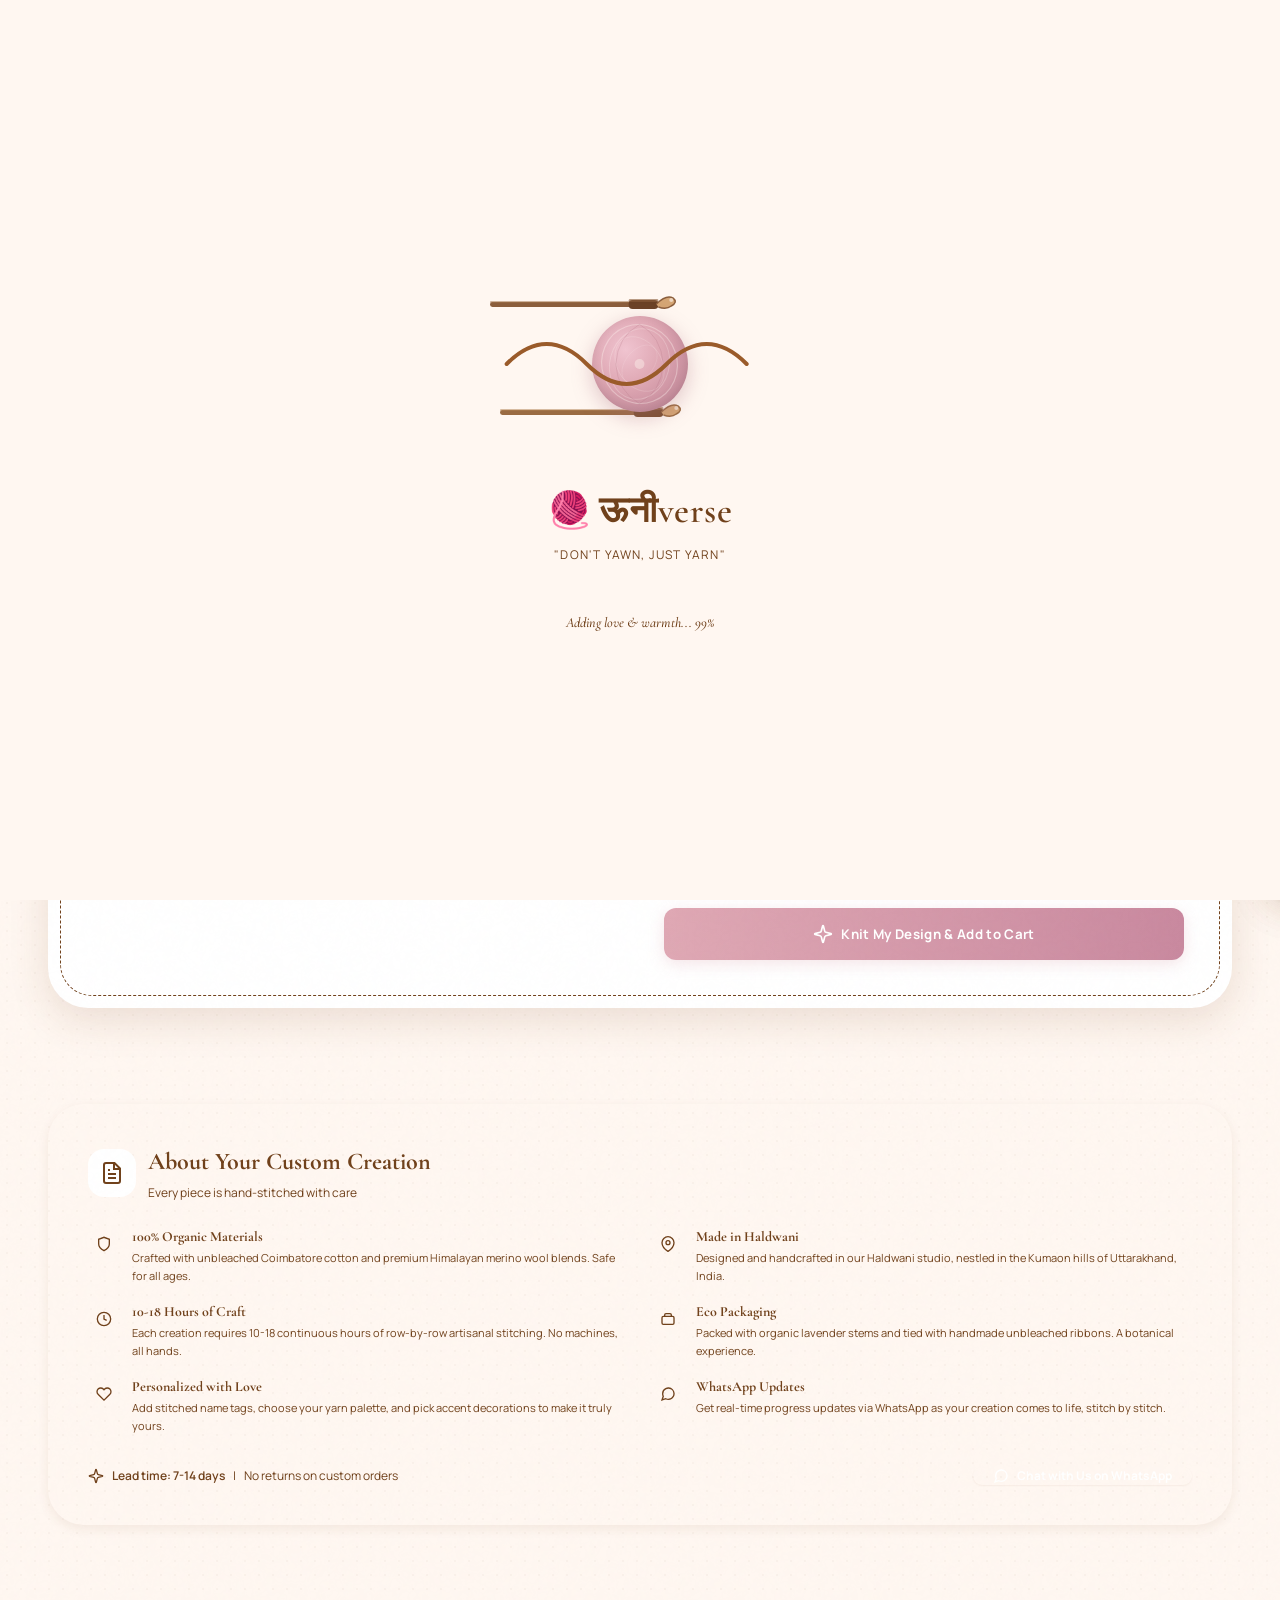
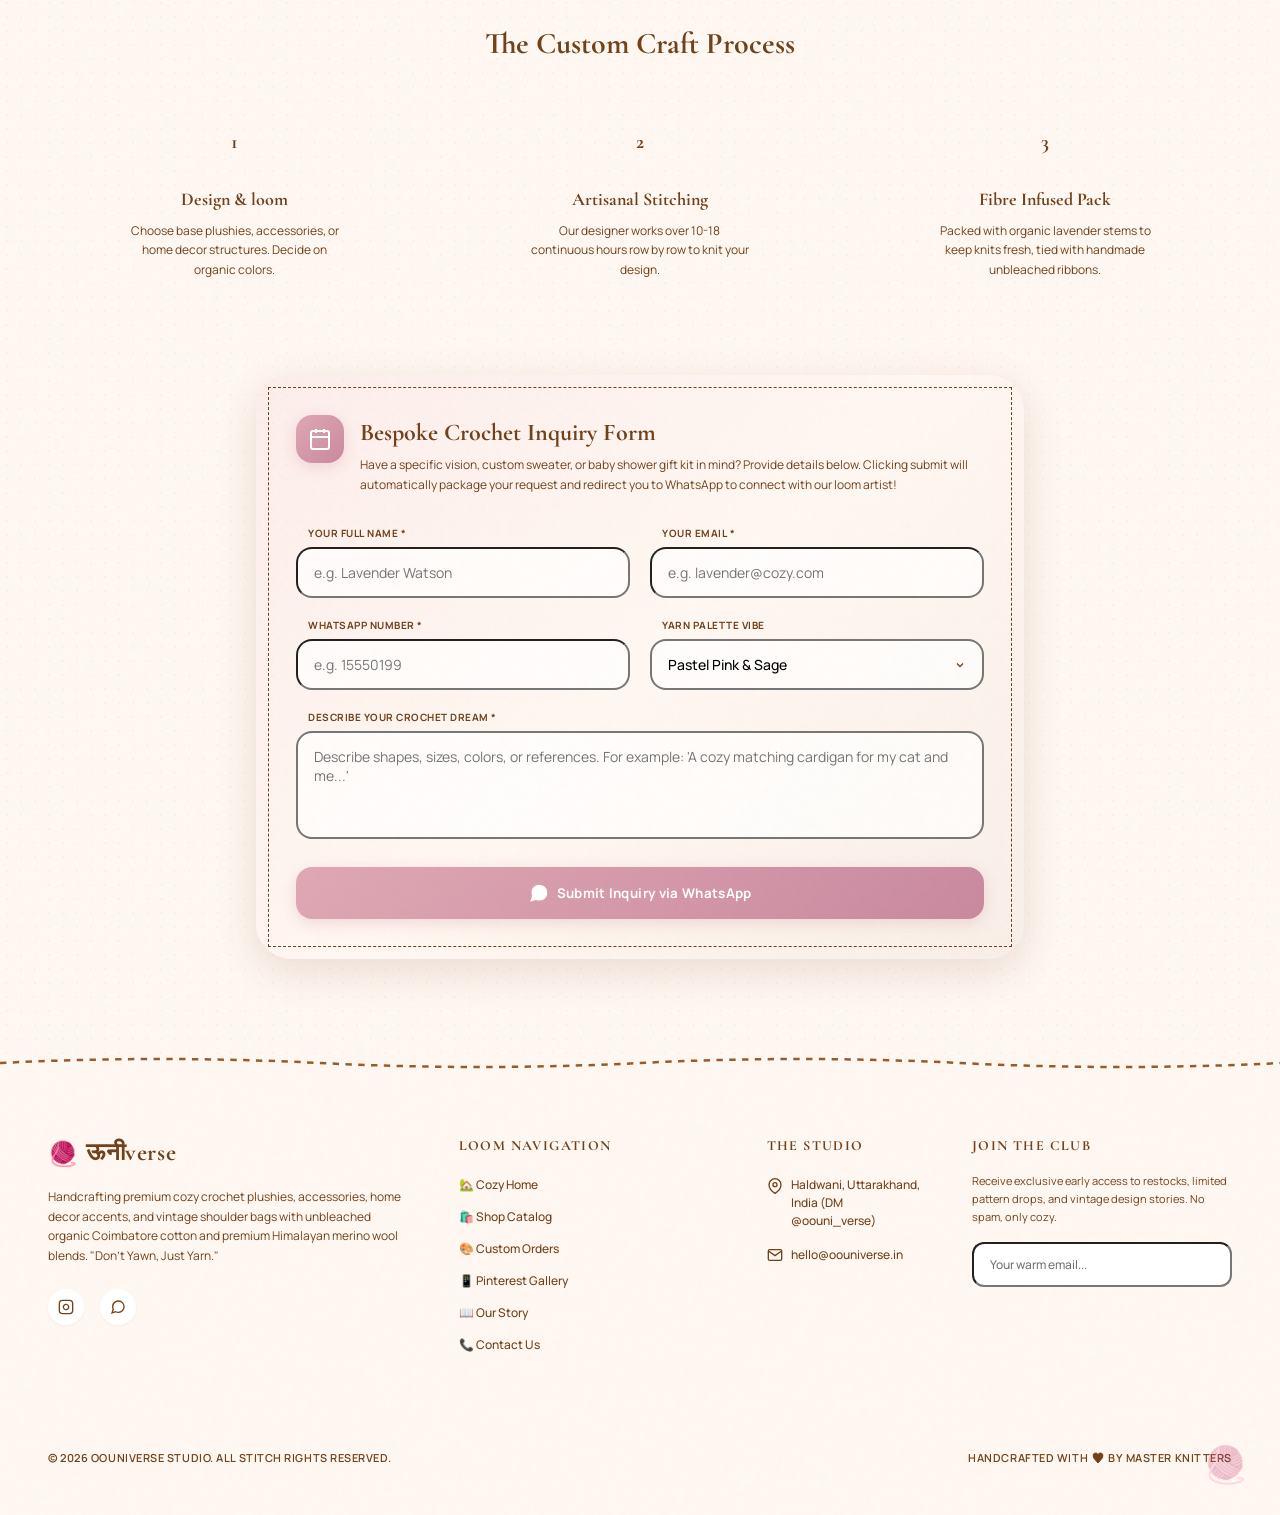
<file: custom.html>
<!doctype html>
<html lang="en">
<head>
  <meta charset="UTF-8" />
  <meta name="viewport" content="width=device-width, initial-scale=1.0" />
  <title>Custom Orders — ऊनीverse | Interactive Loom Studio</title>
  <meta name="description" content="Design your own custom crochet creation. Choose your base, yarn colors, accessories, and name tag in our interactive Loom Studio." />
  <meta property="og:title" content="Custom Orders — ऊनीverse" />
  <meta property="og:description" content="Design your own custom crochet creation. Choose base, yarn colors, accessories, and name tag in our interactive Loom Studio." />
  <meta property="og:type" content="website" />
  <meta name="twitter:card" content="summary_large_image" />
  <meta property="og:image" content="https://oouniverse.com/assets/images/crochet_yarn_logo_1783009375471.jpg" />
  <meta property="og:image:width" content="1200" />
  <meta property="og:image:height" content="630" />
  <meta property="og:url" content="https://oouniverse.com/custom" />
  <link rel="canonical" href="https://oouniverse.com/custom" />

  <link rel="preconnect" href="https://fonts.googleapis.com" />
  <link rel="preconnect" href="https://fonts.gstatic.com" crossorigin />
  <link rel="preload" as="style" href="https://fonts.googleapis.com/css2?family=Cormorant+Garamond:ital,wght@0,300;0,400;0,500;0,600;0,700;1,400&family=DM+Sans:wght@400;500;700&family=Manrope:wght@300;400;500;600;700&display=swap" />
  <link href="https://fonts.googleapis.com/css2?family=Cormorant+Garamond:ital,wght@0,300;0,400;0,500;0,600;0,700;1,400&family=DM+Sans:wght@400;500;700&family=Manrope:wght@300;400;500;600;700&display=swap" rel="stylesheet" />

  <link rel="icon" type="image/svg+xml" href="assets/icons/favicon.svg" />
    <link rel="stylesheet" href="css/style.css" />
<style>
  select { -webkit-appearance: none; -moz-appearance: none; appearance: none; background-image: url("data:image/svg+xml,%3Csvg xmlns='http://www.w3.org/2000/svg' width='12' height='12' viewBox='0 0 24 24' fill='none' stroke='%2370411B' stroke-width='2'%3E%3Cpath d='m6 9 6 6 6-6'/%3E%3C/svg%3E"); background-repeat: no-repeat; background-position: right 12px center; padding-right: 36px; }
  #custom-added-success { animation: fadeSlideIn 400ms ease both; }
  @keyframes fadeSlideIn { from { opacity:0; transform:translateY(8px); } to { opacity:1; transform:translateY(0); } }
  @keyframes bounce { 0%,100% { transform:translateY(0); } 50% { transform:translateY(-4px); } }
</style>
<style>
  /* Navbar link hover glow */
  #navbar a, #navbar button {
    transition: text-shadow 0.3s ease, color 0.3s ease;
  }
  #navbar a:hover, #navbar button:hover {
    text-shadow: 0 0 8px rgba(223,168,180,0.6), 0 0 20px rgba(223,168,180,0.3), 0 0 40px rgba(223,168,180,0.15);
  }
  #navbar a.active {
    text-shadow: 0 0 6px rgba(223,168,180,0.4);
  }

  /* Cart & Wishlist icon glow on hover */
  #cart-btn, #wishlist-btn {
    transition: box-shadow 0.3s ease, transform 0.3s ease, background-color 0.3s ease;
  }
  #cart-btn:hover, #wishlist-btn:hover {
    box-shadow: 0 0 10px rgba(223,168,180,0.5), 0 0 25px rgba(223,168,180,0.3), 0 0 50px rgba(223,168,180,0.15);
    background-color: rgba(247,216,222,0.3);
    transform: scale(1.1);
  }

  /* Badge notification pulse */
  @keyframes badge-pulse {
    0% { transform: scale(1); box-shadow: 0 0 0 0 rgba(223,168,180,0.7); }
    50% { transform: scale(1.15); box-shadow: 0 0 0 6px rgba(223,168,180,0); }
    100% { transform: scale(1); box-shadow: 0 0 0 0 rgba(223,168,180,0); }
  }
  @keyframes badge-glow {
    0%, 100% { box-shadow: 0 0 6px rgba(223,168,180,0.6); }
    50% { box-shadow: 0 0 15px rgba(223,168,180,0.9), 0 0 25px rgba(223,168,180,0.5); }
  }
  #cart-btn .absolute.-top-1, #wishlist-btn .absolute.-top-1 {
    animation: badge-glow 2s ease-in-out infinite;
  }
  #cart-btn .absolute.-top-1.badge-pop, #wishlist-btn .absolute.-top-1.badge-pop {
    animation: badge-pulse 0.5s cubic-bezier(0.34,1.56,0.64,1), badge-glow 2s ease-in-out infinite 0.5s;
  }
</style>
<script type="application/ld+json">{ "@context": "https://schema.org", "@type": "Organization", "name": "\u090a\u0928\u0940verse", "url": "https://oouniverse.com", "description": "Premium handcrafted crochet creations made with love in Haldwani, India.", "foundingDate": "2024", "contactPoint": { "@type": "ContactPoint", "telephone": "+91-9876543210", "contactType": "customer service", "availableLanguage": ["English", "Hindi"] }, "sameAs": ["https://instagram.com/oouniverse", "https://facebook.com/oouniverse"] } }</script>
</head>
<body class="preloader-active">
<a href="#main-content" class="skip-link sr-only focus:not-sr-only focus:absolute focus:top-4 focus:left-4 focus:z-50 focus:px-4 focus:py-2 focus:bg-[#70411B] focus:text-white focus:rounded-xl focus:outline-none">Skip to main content</a>

<!-- Custom Cursor -->
<div id="custom-cursor" style="position:fixed;left:0;top:0;right:0;bottom:0;pointer-events:none;z-index:2147483647;overflow:visible;">
  <div id="cursor-ring" style="position:absolute;width:20px;height:20px;border-radius:50%;background:#DFA8B4;border:1px solid rgba(112,65,27,0.2);box-shadow:0 1px 3px rgba(0,0,0,0.1);display:flex;align-items:center;justify-content:center;left:0;top:0;transform:translate(-50%,-50%);opacity:0;z-index:3">
    <div style="position:absolute;inset:2px;border:1px dashed rgba(112,65,27,0.25);border-radius:50%;animation:spin 8s linear infinite"></div>
  </div>
  <div id="cursor-dot" style="position:absolute;width:8px;height:8px;border-radius:50%;background:#9A5B2A;left:0;top:0;transform:translate(-50%,-50%);opacity:0;z-index:2"></div>
  <div id="cursor-hover-ring" style="position:absolute;width:20px;height:20px;border-radius:50%;border:2px solid rgba(223,168,180,0.4);pointer-events:none;left:0;top:0;transform:translate(-50%,-50%) scale(1);opacity:0;transition:transform 0.4s cubic-bezier(0.34,1.56,0.64,1),opacity 0.3s;z-index:1"></div>
</div>

<div id="root">

<div class="relative min-h-screen bg-[#FFF7F1] font-sans antialiased">
  <div class="bg-noise absolute inset-0 pointer-events-none"></div>

  <!-- Preloader -->
  <div id="preloader">
    <div class="absolute inset-0 opacity-[0.03] pointer-events-none bg-[radial-gradient(#70411B_1.5px,transparent_1.5px)] [background-size:16px_16px]"></div>
    <div class="relative flex flex-col items-center max-w-md px-6 text-center">
      <div class="relative w-80 h-48 flex items-center justify-center mb-6">
        <svg class="absolute w-52 h-16 origin-right animate-needle-1" style="top: 8px; left: 10px;" viewBox="0 0 210 40" fill="none">
          <rect x="0" y="14" width="160" height="5" rx="2.5" fill="#8B5E3C"/>
          <rect x="0" y="13" width="160" height="2" rx="1" fill="#A0724B" opacity="0.5"/>
          <rect x="140" y="12" width="30" height="9" rx="4" fill="#6B4226"/>
          <rect x="140" y="11" width="30" height="3" rx="1.5" fill="#8B5E3C" opacity="0.6"/>
          <path d="M 168 16 Q 178 6 185 10 Q 190 14 183 18 Q 178 22 170 19" fill="#D4A574" stroke="#8B5E3C" stroke-width="1.5"/>
          <circle cx="183" cy="12" r="2" fill="#FFF7F1" opacity="0.6"/>
        </svg>
        <svg class="absolute w-52 h-16 origin-right animate-needle-2" style="bottom: 12px; left: 20px;" viewBox="0 0 210 40" fill="none">
          <rect x="0" y="14" width="155" height="5" rx="2.5" fill="#9A6B42"/>
          <rect x="0" y="13" width="155" height="2" rx="1" fill="#B08050" opacity="0.5"/>
          <rect x="135" y="12" width="30" height="9" rx="4" fill="#7A4E2E"/>
          <rect x="135" y="11" width="30" height="3" rx="1.5" fill="#9A6B42" opacity="0.6"/>
          <path d="M 163 16 Q 173 6 180 10 Q 185 14 178 18 Q 173 22 165 19" fill="#D4A574" stroke="#9A6B42" stroke-width="1.5"/>
          <circle cx="178" cy="12" r="2" fill="#FFF7F1" opacity="0.6"/>
        </svg>
        <div class="absolute w-24 h-24 rounded-full animate-yarn-roll" style="background: radial-gradient(circle at 35% 35%, #F0C4D0, #DFA8B4 40%, #C48A9A 80%, #A86E7E); box-shadow: 0 6px 20px rgba(168,110,126,0.35), inset 0 -4px 12px rgba(0,0,0,0.08);">
          <svg class="absolute inset-0 w-full h-full" viewBox="0 0 96 96">
            <ellipse cx="48" cy="48" rx="38" ry="40" fill="none" stroke="#FFF7F1" stroke-width="1.2" opacity="0.35" transform="rotate(-20 48 48)"/>
            <ellipse cx="48" cy="48" rx="30" ry="36" fill="none" stroke="#FFF7F1" stroke-width="1" opacity="0.25" transform="rotate(15 48 48)"/>
            <ellipse cx="48" cy="48" rx="22" ry="30" fill="none" stroke="#FFF7F1" stroke-width="0.8" opacity="0.2" transform="rotate(-35 48 48)"/>
            <ellipse cx="48" cy="48" rx="14" ry="22" fill="none" stroke="#FFF7F1" stroke-width="0.8" opacity="0.15" transform="rotate(40 48 48)"/>
            <circle cx="48" cy="48" r="5" fill="#FFF7F1" opacity="0.4"/>
            <path d="M 48 8 Q 70 20 72 48 Q 70 76 48 88" fill="none" stroke="#B07080" stroke-width="0.8" opacity="0.3"/>
            <path d="M 48 8 Q 26 20 24 48 Q 26 76 48 88" fill="none" stroke="#B07080" stroke-width="0.8" opacity="0.3"/>
          </svg>
        </div>
        <svg class="absolute w-full h-full pointer-events-none" viewBox="0 0 240 120">
          <path class="thread-path" d="M 20 60 C 40 40, 60 40, 80 60 C 100 80, 120 80, 140 60 C 160 40, 180 40, 200 60" fill="none" stroke="#9A5B2A" stroke-width="3" stroke-linecap="round" stroke-dasharray="300"/>
        </svg>
      </div>
      <div>
        <p class="font-serif text-4xl tracking-wide text-[#70411B] flex items-center justify-center gap-1.5 font-semibold"><span>🧶</span> ऊनीverse</p>
        <p class="font-sans text-xs tracking-widest text-[#9A5B2A] uppercase mt-2 select-none">"Don't Yawn, Just Yarn"</p>
      </div>
      <div class="w-56 h-1 bg-[#F4E9E1] rounded-full mt-8 overflow-hidden relative border border-[#70411B]/5">
        <div class="h-full bg-gradient-to-r from-[#DFA8B4] to-[#9A5B2A] rounded-full" style="width:0%"></div>
      </div>
      <span class="font-serif italic text-[#70411B]/60 text-sm mt-3 font-medium" aria-hidden="true">Spinning cozy fibers... 0%</span>
    </div>
  </div>

  <!-- Main Content -->
  <div class="flex flex-col min-h-screen">

    <!-- Navbar -->
    <nav id="navbar" class="fixed top-0 left-0 right-0 z-40 transition-all duration-500 ease-in-out bg-transparent">
      <div class="bg-[#70411B] text-[#FFF7F1] text-[10px] md:text-[11px] font-sans font-bold py-2 px-4 text-center tracking-wide border-b border-[#FFF7F1]/10 flex items-center justify-center gap-1.5 shadow-sm relative z-50">
        <svg class="w-3.5 h-3.5 text-[#DFA8B4] shrink-0 animate-pulse" viewBox="0 0 24 24" fill="none" stroke="currentColor" stroke-width="2"><path d="M18 8a6 6 0 0 1-6 6 6 6 0 0 1-6-6c0-3.3 2.7-6 6-6s6 2.7 6 6Z"/><path d="M12 14v8"/><path d="M8 22h8"/></svg>
        <span>Shipping 🇮🇳 | No return / COD | Order at least 15 days prior 🧶 | Haldwani 🏔️</span>
      </div>
      <div class="max-w-7xl mx-auto px-6 md:px-12 flex items-center justify-between transition-all duration-500 py-5">
        <button id="nav-logo" class="flex items-center gap-3 group cursor-pointer focus:outline-none">
          <div class="relative w-12 h-12 md:w-14 md:h-14 rounded-full overflow-hidden bg-[#EAAFB9]/20 border-2 border-[#70411B]/20 flex items-center justify-center shrink-0 shadow-md">
            <picture><source srcset="assets/images/crochet_yarn_logo_1783009375471.webp" type="image/webp"><img  src="assets/images/crochet_yarn_logo_1783009375471.jpg" alt="ऊनीverse Logo" class="w-full h-full object-cover transition-transform duration-500 group-hover:scale-110" referrerpolicy="no-referrer"  width="1024" height="1024" loading="eager"/></picture>
            <div id="navbar-logo-fallback" class="hidden absolute inset-0 items-center justify-center bg-[#F4E9E1]"><span class="text-2xl">🧶</span></div>
          </div>
          <div class="flex flex-col items-start leading-none">
            <span class="font-serif text-xl md:text-2xl font-bold tracking-wide text-[#70411B] group-hover:text-[#9A5B2A] transition-colors duration-300">ऊनीverse</span>
            <span class="text-[10px] font-sans tracking-widest text-[#9A5B2A] uppercase font-bold mt-1.5 opacity-90">Don't Yawn, Just Yarn</span>
          </div>
        </button>
        <div class="hidden lg:flex items-center gap-8 xl:gap-10">
          <a href="index.html" class="relative font-sans text-sm tracking-wide font-medium py-1 cursor-pointer transition-all duration-300 text-[#70411B]/70 hover:text-[#70411B]">Home</a>
          <a href="shop.html" class="relative font-sans text-sm tracking-wide font-medium py-1 cursor-pointer transition-all duration-300 text-[#70411B]/70 hover:text-[#70411B]">Shop</a>
          <a href="custom.html" class="relative font-sans text-sm tracking-wide font-medium py-1 cursor-pointer transition-all duration-300 text-[#70411B] font-semibold">Custom Orders<span class="absolute bottom-0 left-0 right-0 h-[2px] bg-[#9A5B2A] rounded-full"></span></a>
          <a href="gallery.html" class="relative font-sans text-sm tracking-wide font-medium py-1 cursor-pointer transition-all duration-300 text-[#70411B]/70 hover:text-[#70411B]">Gallery</a>
          <a href="about.html" class="relative font-sans text-sm tracking-wide font-medium py-1 cursor-pointer transition-all duration-300 text-[#70411B]/70 hover:text-[#70411B]">About Us</a>
          <a href="contact.html" class="relative font-sans text-sm tracking-wide font-medium py-1 cursor-pointer transition-all duration-300 text-[#70411B]/70 hover:text-[#70411B]">Contact Us</a>
        </div>
        <div class="flex items-center gap-3.5 md:gap-5">
          <button id="wishlist-btn" class="relative p-2 rounded-full hover:bg-[#F4E9E1] text-[#70411B] hover:text-[#9A5B2A] transition-all duration-300 cursor-pointer" title="View Wishlist"> <span class="absolute -top-1 -right-1 min-w-[16px] h-4 bg-[#DFA8B4] text-white text-[9px] font-bold rounded-full flex items-center justify-center px-1" style="display: none;">0</span> <svg aria-hidden="true" class="w-5 h-5" viewBox="0 0 24 24" fill="none" stroke="currentColor" stroke-width="2"><path d="M19 14c1.5-1.5 2.5-3.5 2.5-5.5A4.5 4.5 0 0 0 12 5.5 4.5 4.5 0 0 0 2.5 8.5c0 2 1 3.5 2.5 5.5L12 22l7-8Z"/></svg>
          </button>
          <button id="cart-btn" class="relative p-2 rounded-full hover:bg-[#F4E9E1] text-[#70411B] hover:text-[#9A5B2A] transition-all duration-300 cursor-pointer" title="Open Shopping Cart"> <span class="absolute -top-1 -right-1 min-w-[16px] h-4 text-white text-[9px] font-bold rounded-full flex items-center justify-center px-1" style="background: linear-gradient(135deg, #DFA8B4, #c9899f); box-shadow: 0 2px 8px rgba(223,168,180,0.5); display: none;">0</span> <svg aria-hidden="true" class="w-5 h-5" viewBox="0 0 24 24" fill="none" stroke="currentColor" stroke-width="2"><path d="M6 2 3 6v14a2 2 0 0 0 2 2h14a2 2 0 0 0 2-2V6l-3-4Z"/><path d="M3 6h18"/><path d="M16 10a4 4 0 0 1-8 0"/></svg>
          </button>
          <a href="custom.html" class="hidden md:flex items-center gap-1.5 px-4 py-2 text-xs font-semibold bg-[#FFF7F1] border border-[#70411B]/15 text-[#70411B] rounded-full hover:bg-[#9A5B2A]/20 transition-all duration-300 cursor-pointer">
            <svg class="w-3.5 h-3.5 text-[#DFA8B4]" viewBox="0 0 24 24" fill="none" stroke="currentColor" stroke-width="2"><path d="M18 8a6 6 0 0 1-6 6 6 6 0 0 1-6-6c0-3.3 2.7-6 6-6s6 2.7 6 6Z"/><path d="M12 14v8"/><path d="M8 22h8"/></svg>
            <span>Custom Crochet</span>
          </a>
          <button id="mobile-menu-toggle" class="lg:hidden p-2 text-[#70411B] hover:bg-[#F4E9E1] rounded-full transition-colors cursor-pointer" aria-label="Toggle menu"> <svg aria-hidden="true" class="w-5.5 h-5.5" viewBox="0 0 24 24" fill="none" stroke="currentColor" stroke-width="2"><path d="M4 6h16"/><path d="M4 12h16"/><path d="M4 18h16"/></svg>
          </button>
        </div>
      </div>
    </nav>

    <!-- Mobile Menu Overlay -->
    <div id="mobile-menu" class="fixed inset-0 bg-[#FFF7F1] pt-28 px-8 flex flex-col justify-between pb-12 lg:hidden">
      <div class="absolute inset-0 opacity-[0.02] pointer-events-none bg-[radial-gradient(#70411B_1.5px,transparent_1.5px)] [background-size:16px_16px]"></div>
      <div class="flex flex-col gap-6">
        <a href="index.html" class="text-left font-serif text-3xl font-semibold tracking-wide text-[#9A5B2A]">Home</a>
        <a href="shop.html" class="text-left font-serif text-3xl font-semibold tracking-wide text-[#70411B]/70">Shop</a>
        <a href="custom.html" class="text-left font-serif text-3xl font-semibold tracking-wide text-[#9A5B2A]">Custom Orders</a>
        <a href="gallery.html" class="text-left font-serif text-3xl font-semibold tracking-wide text-[#70411B]/70">Gallery</a>
        <a href="about.html" class="text-left font-serif text-3xl font-semibold tracking-wide text-[#70411B]/70">About Us</a>
        <a href="contact.html" class="text-left font-serif text-3xl font-semibold tracking-wide text-[#70411B]/70">Contact Us</a>
      </div>
      <div class="border-t border-[#70411B]/10 pt-8 flex flex-col gap-4">
        <a href="custom.html" class="w-full py-3 bg-[#9A5B2A] hover:bg-[#9A5B2A]/90 text-white font-semibold rounded-xl flex items-center justify-center gap-2">
          <svg class="w-4 h-4" viewBox="0 0 24 24" fill="none" stroke="currentColor" stroke-width="2"><path d="M18 8a6 6 0 0 1-6 6 6 6 0 0 1-6-6c0-3.3 2.7-6 6-6s6 2.7 6 6Z"/><path d="M12 14v8"/><path d="M8 22h8"/></svg>
          <span>Knit a Custom Design</span>
        </a>
        <p class="text-center text-xs text-[#70411B]/50 font-sans tracking-wide">🌸 Handmade Stories, One Stitch at a Time</p>
      </div>
    </div>

    <main class="flex-grow" id="main-content">
    <div class="bg-knitted-texture">

      <!-- Page Content — matches React CustomOrder.tsx exactly -->
      <div class="min-h-screen bg-[#FFF7F1] pt-32 pb-24 overflow-hidden">
        <!-- Background Stitches -->
        <div class="absolute inset-0 opacity-[0.03] pointer-events-none bg-[radial-gradient(#70411B_1.5px,transparent_1.5px)]" style="background-size:16px 16px;"></div>

        <div class="max-w-7xl mx-auto px-6 md:px-12 relative z-10">
          
          <!-- Header Section -->
          <div class="text-center max-w-3xl mx-auto mb-16">
            <div class="inline-flex items-center gap-1.5 px-3 py-1.5 rounded-full bg-[#9A5B2A]/20 border border-[#DFA8B4]/40 text-[#70411B] text-xs font-semibold tracking-wider uppercase mb-5">
              <svg class="w-3.5 h-3.5 text-[#DFA8B4]" viewBox="0 0 24 24" fill="none" stroke="currentColor" stroke-width="2"><path d="M9.937 15.5A2 2 0 0 0 8.5 14.063l-6.135-1.582a.5.5 0 0 1 0-.962L8.5 9.936A2 2 0 0 0 9.937 8.5l1.582-6.135a.5.5 0 0 1 .963 0L14.063 8.5A2 2 0 0 0 15.5 9.937l6.135 1.581a.5.5 0 0 1 0 .964L15.5 14.063a2 2 0 0 0-1.437 1.437l-1.582 6.135a.5.5 0 0 1-.963 0z"/></svg>
              <span>Interactive Customizer Studio</span>
            </div>
            <h1 class="font-serif text-4xl md:text-5xl lg:text-6xl font-bold text-[#70411B] tracking-tight leading-tight mb-4">
              Custom Crochet Creations
            </h1>
            <p class="font-sans text-[#70411B]/80 text-base max-w-xl mx-auto leading-relaxed">
              Dream up your perfect knits. Use our interactive loom below to design instantly, or request a bespoke custom curation via WhatsApp.
            </p>
          </div>

          <!-- SECTION 1: INTERACTIVE DESIGNER STUDIO PLAYGROUND -->
          <div class="bg-white rounded-[40px] p-6 md:p-12 border border-[#70411B]/15 shadow-xl grid grid-cols-1 lg:grid-cols-12 gap-12 items-center mb-24 relative">
            <!-- Accent decoration threads -->
            <div class="absolute inset-3 border border-dashed border-[#70411B]/10 rounded-[32px] pointer-events-none"></div>

            <!-- PLAYGROUND LEFT: Dynamic Live Render Canvas -->
            <div class="lg:col-span-6 flex flex-col items-center justify-center bg-[#FFF7F1] rounded-[30px] p-8 min-h-[380px] border border-[#70411B]/5 shadow-inner relative" style="background-image: radial-gradient(circle at 50% 50%, rgba(223,168,180,0.08) 0%, transparent 70%), radial-gradient(circle at 20% 80%, rgba(169,193,165,0.06) 0%, transparent 50%), radial-gradient(circle at 80% 20%, rgba(212,165,116,0.05) 0%, transparent 50%);">
              <span class="absolute top-4 left-4 text-[10px] font-bold uppercase tracking-wider text-[#70411B]/60 flex items-center gap-1.5">
                <span class="w-2 h-2 rounded-full bg-[#A9C1A5] animate-pulse"></span>
                &#x1F9F6; Live Custom Loom
              </span>

              <!-- Render customizable crochet bases -->
              <div id="playground-render" class="relative w-64 h-64 flex items-center justify-center">
                <!-- Default: Coaster -->
                <div id="render-coaster" class="render-base w-48 h-48 rounded-full border-[6px] border-white/60 flex items-center justify-center relative" style="background-color:#F7D8DE; box-shadow: 0 8px 32px rgba(112,65,27,0.12), 0 2px 8px rgba(112,65,27,0.08), inset 0 2px 6px rgba(255,255,255,0.4), inset 0 -2px 6px rgba(0,0,0,0.06);">
                  <!-- Knit texture rings -->
                  <div class="coaster-stitch-ring absolute" style="inset: 8px;"></div>
                  <div class="coaster-stitch-ring absolute" style="inset: 18px;"></div>
                  <div class="coaster-stitch-ring absolute" style="inset: 28px;"></div>
                  <!-- Inner double border -->
                  <div class="absolute inset-[10px] border-2 border-double border-white/35 rounded-full flex items-center justify-center">
                    <div class="absolute inset-[6px] border border-dashed border-white/20 rounded-full flex items-center justify-center">
                      <div id="coaster-label" class="w-10 h-10 bg-white/50 rounded-full shadow-sm backdrop-blur-sm flex items-center justify-center text-sm font-mono font-bold text-[#70411B]">&#x2615;&#xFE0F;</div>
                    </div>
                  </div>
                  <div id="coaster-accessory" class="absolute -top-3 -right-3 text-4xl drop-shadow-lg hidden" style="filter: drop-shadow(0 2px 6px rgba(0,0,0,0.2));">&#x1F338;</div>
                </div>

                <!-- Octopus (hidden by default) -->
                <div id="render-octopus" class="relative flex-col items-center justify-center hidden">
                  <div id="octo-head" class="render-base w-40 h-40 rounded-full shadow-lg border-2 border-white/40 flex flex-col items-center justify-center relative" style="background-color:#F7D8DE; box-shadow: 0 8px 32px rgba(112,65,27,0.12), 0 2px 8px rgba(112,65,27,0.08), inset 0 3px 8px rgba(255,255,255,0.4), inset 0 -3px 8px rgba(0,0,0,0.06);">
                    <div class="flex gap-6 mb-1">
                      <div class="w-4 h-4 bg-[#70411B] rounded-full relative flex items-center justify-center shadow-sm"><div class="absolute top-0.5 right-0.5 w-1.5 h-1.5 bg-white rounded-full"></div></div>
                      <div class="w-4 h-4 bg-[#70411B] rounded-full relative flex items-center justify-center shadow-sm"><div class="absolute top-0.5 right-0.5 w-1.5 h-1.5 bg-white rounded-full"></div></div>
                    </div>
                    <div class="absolute inset-x-8 top-20 flex justify-between px-2">
                      <div class="w-5 h-2.5 rounded-full" style="background-color: rgba(223,168,180,0.6); filter:blur(2px)"></div>
                      <div class="w-5 h-2.5 rounded-full" style="background-color: rgba(223,168,180,0.6); filter:blur(2px)"></div>
                    </div>
                    <span class="text-2xl font-bold text-[#70411B] select-none -mt-1.5">&#x203F;</span>
                    <div id="octo-label" class="absolute bottom-3 bg-white/80 backdrop-blur-sm border border-[#70411B]/15 px-2.5 py-1 rounded-full text-[8px] font-bold text-[#70411B] tracking-wider uppercase shadow-sm hidden">&#x1F3F7;&#xFE0F; <span id="octo-label-text"></span></div>
                  </div>
                  <div class="flex gap-2 -mt-4 relative z-10" id="octo-tentacles">
                    <div class="octo-tentacle w-6 h-6 rounded-full shadow-sm border border-white/30" style="background-color:#F7D8DE; box-shadow: inset 0 1px 3px rgba(255,255,255,0.3);"></div>
                    <div class="octo-tentacle w-6 h-6 rounded-full shadow-sm border border-white/30" style="background-color:#F7D8DE; box-shadow: inset 0 1px 3px rgba(255,255,255,0.3);"></div>
                    <div class="octo-tentacle w-6 h-6 rounded-full shadow-sm border border-white/30" style="background-color:#F7D8DE; box-shadow: inset 0 1px 3px rgba(255,255,255,0.3);"></div>
                    <div class="octo-tentacle w-6 h-6 rounded-full shadow-sm border border-white/30" style="background-color:#F7D8DE; box-shadow: inset 0 1px 3px rgba(255,255,255,0.3);"></div>
                    <div class="octo-tentacle w-6 h-6 rounded-full shadow-sm border border-white/30" style="background-color:#F7D8DE; box-shadow: inset 0 1px 3px rgba(255,255,255,0.3);"></div>
                    <div class="octo-tentacle w-6 h-6 rounded-full shadow-sm border border-white/30" style="background-color:#F7D8DE; box-shadow: inset 0 1px 3px rgba(255,255,255,0.3);"></div>
                  </div>
                  <div id="octo-accessory" class="absolute top-[-14px] text-4xl hidden" style="filter: drop-shadow(0 2px 6px rgba(0,0,0,0.2));">&#x1F338;</div>
                </div>

                <!-- Hair Bow (hidden by default) -->
                <div id="render-hairbow" class="relative flex-col items-center justify-center w-52 h-44 hidden">
                  <div class="flex items-center relative">
                    <div id="bow-left" class="w-24 h-28 rounded-[24px] border border-white/40 shadow-lg origin-right" style="background-color:#F7D8DE; transform:rotate(-12deg); background-image: radial-gradient(ellipse at 40% 30%, rgba(255,255,255,0.3) 0%, transparent 60%), linear-gradient(135deg, rgba(255,255,255,0.15) 0%, transparent 50%);"></div>
                    <div id="bow-center" class="bow-center w-10 h-10 rounded-xl bg-white/40 border-2 border-white shadow-inner flex items-center justify-center relative z-20 mx-[-20px]" style="background-color:#F7D8DE;">
                      <div class="w-3 h-3 bg-white/60 rounded-full"></div>
                    </div>
                    <div id="bow-right" class="w-24 h-28 rounded-[24px] border border-white/40 shadow-lg origin-left" style="background-color:#F7D8DE; transform:rotate(12deg); background-image: radial-gradient(ellipse at 60% 30%, rgba(255,255,255,0.3) 0%, transparent 60%), linear-gradient(135deg, rgba(255,255,255,0.15) 0%, transparent 50%);"></div>
                  </div>
                  <div class="flex gap-16 mt-[-10px] relative z-10 w-full justify-center px-4">
                    <div id="bow-tail-l" class="w-4 h-16 rounded-b-full shadow-sm" style="background-color:#F7D8DE; transform:rotate(-15deg); transform-origin:top; background-image: linear-gradient(180deg, rgba(255,255,255,0.2) 0%, rgba(0,0,0,0.04) 100%);"></div>
                    <div id="bow-tail-r" class="w-4 h-16 rounded-b-full shadow-sm" style="background-color:#F7D8DE; transform:rotate(15deg); transform-origin:top; background-image: linear-gradient(180deg, rgba(255,255,255,0.2) 0%, rgba(0,0,0,0.04) 100%);"></div>
                  </div>
                  <span id="bow-label" class="absolute bottom-1 bg-white/80 backdrop-blur-sm border border-[#70411B]/15 px-2.5 py-1 rounded-full text-[8px] font-bold text-[#70411B] tracking-wider uppercase z-20 hidden shadow-sm">&#x1F9F5; <span id="bow-label-text"></span></span>
                  <div id="bow-accessory" class="absolute top-2 right-4 text-4xl hidden" style="filter: drop-shadow(0 2px 6px rgba(0,0,0,0.2));">&#x1F338;</div>
                </div>
              </div>

              <!-- Design overview labels -->
              <div class="mt-8 text-center text-xs text-[#70411B]/60 font-medium">
                Stitched with <span class="font-bold text-[#70411B]">100% Organic Cotton Thread</span> &#x2022; Pre-arranged setup
              </div>
            </div>

            <!-- PLAYGROUND RIGHT: Loom Controls Selector Grid -->
            <div class="lg:col-span-6 flex flex-col justify-between h-full">
              <div>
                
                <!-- STEP 1: SELECT PRODUCT BASE -->
                <div class="mb-6">
                  <span class="text-[10px] font-bold tracking-wider uppercase text-[#9A5B2A] block mb-3">
                    Step 1: Choose Base Product
                  </span>
                  <div class="grid grid-cols-3 gap-2.5">
                    <button data-base="Coaster" class="base-btn py-3 rounded-xl border-2 font-serif text-sm font-bold tracking-wide transition-all cursor-pointer border-[#70411B] bg-[#70411B]/5 text-[#70411B]">
                      Coaster (&#8377;450)
                    </button>
                    <button data-base="Octo Plushie" class="base-btn py-3 rounded-xl border-2 font-serif text-sm font-bold tracking-wide transition-all cursor-pointer border-[#70411B]/10 hover:border-[#70411B]/40 text-[#70411B]/60">
                      Octopus (&#8377;750)
                    </button>
                    <button data-base="Hair Bow" class="base-btn py-3 rounded-xl border-2 font-serif text-sm font-bold tracking-wide transition-all cursor-pointer border-[#70411B]/10 hover:border-[#70411B]/40 text-[#70411B]/60">
                      Hair Bow (&#8377;350)
                    </button>
                  </div>
                </div>

                <!-- STEP 2: SELECT COLOR -->
                <div class="mb-6">
                  <span class="text-[10px] font-bold tracking-wider uppercase text-[#9A5B2A] block mb-3">
                    Step 2: Choose Yarn Color (<span id="color-name-display">Peach Sorbet</span>)
                  </span>
                  <div class="flex gap-3" id="color-swatches">
                    <button data-color="Peach Sorbet" data-hex="#F7D8DE" class="color-btn relative w-9 h-9 rounded-full border-2 transition-all cursor-pointer flex items-center justify-center" style="background-color:#F7D8DE; border-color:#70411B;">
                      <svg class="w-4 h-4 text-white" style="filter:drop-shadow(0 1px 1px rgba(0,0,0,0.4))" viewBox="0 0 24 24" fill="none" stroke="currentColor" stroke-width="3"><path d="M20 6 9 17l-5-5"/></svg>
                    </button>
                    <button data-color="Warm Beige" data-hex="#F4E9E1" class="color-btn relative w-9 h-9 rounded-full border-2 transition-all cursor-pointer flex items-center justify-center" style="background-color:#F4E9E1; border-color:transparent;">
                      <svg class="w-4 h-4 text-white" style="filter:drop-shadow(0 1px 1px rgba(0,0,0,0.4)); display:none;" viewBox="0 0 24 24" fill="none" stroke="currentColor" stroke-width="3"><path d="M20 6 9 17l-5-5"/></svg>
                    </button>
                    <button data-color="Coffee Brown" data-hex="#9A5B2A" class="color-btn relative w-9 h-9 rounded-full border-2 transition-all cursor-pointer flex items-center justify-center" style="background-color:#9A5B2A; border-color:transparent;">
                      <svg class="w-4 h-4 text-white" style="filter:drop-shadow(0 1px 1px rgba(0,0,0,0.4)); display:none;" viewBox="0 0 24 24" fill="none" stroke="currentColor" stroke-width="3"><path d="M20 6 9 17l-5-5"/></svg>
                    </button>
                    <button data-color="Sage Green" data-hex="#A9C1A5" class="color-btn relative w-9 h-9 rounded-full border-2 transition-all cursor-pointer flex items-center justify-center" style="background-color:#A9C1A5; border-color:transparent;">
                      <svg class="w-4 h-4 text-white" style="filter:drop-shadow(0 1px 1px rgba(0,0,0,0.4)); display:none;" viewBox="0 0 24 24" fill="none" stroke="currentColor" stroke-width="3"><path d="M20 6 9 17l-5-5"/></svg>
                    </button>
                    <button data-color="Cream White" data-hex="#FFF7F1" class="color-btn relative w-9 h-9 rounded-full border-2 transition-all cursor-pointer flex items-center justify-center" style="background-color:#FFF7F1; border-color:transparent;">
                      <svg class="w-4 h-4 text-white" style="filter:drop-shadow(0 1px 1px rgba(0,0,0,0.4)); display:none;" viewBox="0 0 24 24" fill="none" stroke="currentColor" stroke-width="3"><path d="M20 6 9 17l-5-5"/></svg>
                    </button>
                  </div>
                </div>

                <!-- STEP 3: ACCENT DECAL ACCESSORY -->
                <div class="mb-6">
                  <span class="text-[10px] font-bold tracking-wider uppercase text-[#9A5B2A] block mb-3">
                    Step 3: Stitched Accent Decoration (+&#8377;100)
                  </span>
                  <div class="grid grid-cols-4 gap-2" id="accessory-grid">
                    <button data-accessory="Flower Crown" class="acc-btn p-2.5 rounded-xl border-2 transition-all cursor-pointer flex flex-col items-center justify-center gap-1.5 border-[#70411B] bg-[#70411B]/5 text-[#70411B]">
                      <span class="text-xl">&#x1F338;</span>
                      <span class="text-[9px] font-semibold tracking-tight text-center leading-tight">Flower Crown</span>
                    </button>
                    <button data-accessory="Cosy Scarf" class="acc-btn p-2.5 rounded-xl border-2 transition-all cursor-pointer flex flex-col items-center justify-center gap-1.5 border-[#70411B]/10 hover:border-[#70411B]/40 text-[#70411B]/50">
                      <span class="text-xl">&#x1F9E3;</span>
                      <span class="text-[9px] font-semibold tracking-tight text-center leading-tight">Cosy Scarf</span>
                    </button>
                    <button data-accessory="Mini Satin Bow" class="acc-btn p-2.5 rounded-xl border-2 transition-all cursor-pointer flex flex-col items-center justify-center gap-1.5 border-[#70411B]/10 hover:border-[#70411B]/40 text-[#70411B]/50">
                      <span class="text-xl">&#x1F380;</span>
                      <span class="text-[9px] font-semibold tracking-tight text-center leading-tight">Mini Satin Bow</span>
                    </button>
                    <button data-accessory="None" class="acc-btn p-2.5 rounded-xl border-2 transition-all cursor-pointer flex flex-col items-center justify-center gap-1.5 border-[#70411B]/10 hover:border-[#70411B]/40 text-[#70411B]/50">
                      <span class="text-xl">&#x2728;</span>
                      <span class="text-[9px] font-semibold tracking-tight text-center leading-tight">None</span>
                    </button>
                  </div>
                </div>

                <!-- STEP 4: CUSTOM STITCHED LABEL EMBROIDERY -->
                <div class="mb-8">
                  <span class="text-[10px] font-bold tracking-wider uppercase text-[#9A5B2A] block mb-2">
                    Step 4: Custom Stitched Name Tag (+&#8377;120)
                  </span>
                  <input
                    id="text-label-input"
                    type="text"
                    maxlength="10"
                    placeholder="Type tag (e.g., COZY, MUMU)..."
                    class="w-full border-2 border-[#70411B]/15 focus:border-[#70411B] bg-[#FFF7F1]/20 rounded-xl px-4 py-3 text-sm text-[#70411B] outline-none tracking-widest font-mono font-bold placeholder-[#70411B]/45"
                  />
                  <p class="text-[10px] text-[#70411B]/55 mt-1.5 italic">
                    * Name tag is delicately stitched into the side rib of the item. Max 10 letters.
                  </p>
                </div>

              </div>

              <!-- ACTION FOOTER LEDGER -->
              <div class="pt-4 border-t border-[#70411B]/10">
                <div class="flex items-center justify-between mb-4">
                  <span class="font-serif font-bold text-[#70411B]">Total Cost for Creation:</span>
                  <span id="price-display" class="font-serif text-2xl font-bold text-[#70411B]">&#8377;550</span>
                </div>
                <button
                  id="add-custom-to-cart"
                  class="w-full py-4 text-white font-sans font-bold tracking-wide rounded-xl shadow-lg hover:shadow-xl transition-all duration-300 flex items-center justify-center gap-2 cursor-pointer"
                  style="background: linear-gradient(to right, #DFA8B4, #c9899f); box-shadow: 0 4px 15px rgba(223,168,180,0.3);"
                  onmouseover="this.style.background='linear-gradient(to right, #c9899f, #DFA8B4)'; this.style.boxShadow='0 8px 25px rgba(223,168,180,0.5)'"
                  onmouseout="this.style.background='linear-gradient(to right, #DFA8B4, #c9899f)'; this.style.boxShadow='0 4px 15px rgba(223,168,180,0.3)'"
                >
                  <svg class="w-5 h-5 text-white" viewBox="0 0 24 24" fill="none" stroke="currentColor" stroke-width="2"><path d="M9.937 15.5A2 2 0 0 0 8.5 14.063l-6.135-1.582a.5.5 0 0 1 0-.962L8.5 9.936A2 2 0 0 0 9.937 8.5l1.582-6.135a.5.5 0 0 1 .963 0L14.063 8.5A2 2 0 0 0 15.5 9.937l6.135 1.581a.5.5 0 0 1 0 .964L15.5 14.063a2 2 0 0 0-1.437 1.437l-1.582 6.135a.5.5 0 0 1-.963 0z"/></svg>
                  <span>Knit My Design &amp; Add to Cart</span>
                </button>

                <div id="custom-added-success" class="hidden mt-3 p-3.5 rounded-xl bg-[#A9C1A5]/25 border border-[#A9C1A5]/40 text-[#70411B] text-xs font-semibold items-center gap-2 justify-center">
                  <span>&#x1F9F6;</span>
                  <span>Added your custom creation to cart! Stitches lock loaded.</span>
                </div>
              </div>

            </div>
          </div>

          <!-- SECTION 1.5: CUSTOM DESIGN DESCRIPTION -->
          <div class="bg-[#F4E9E1] rounded-[36px] p-6 md:p-10 border border-[#70411B]/15 shadow-md mb-24 relative overflow-hidden">
            <div class="absolute inset-0 opacity-[0.02] pointer-events-none bg-[radial-gradient(#70411B_1.5px,transparent_1.5px)]" style="background-size:16px 16px;"></div>
            <div class="relative z-10">
              <div class="flex items-center gap-3 mb-6">
                <div class="p-3 bg-white text-[#70411B] rounded-2xl shadow border border-[#70411B]/5 shrink-0">
                  <svg class="w-6 h-6" viewBox="0 0 24 24" fill="none" stroke="currentColor" stroke-width="2"><path d="M14.5 2H6a2 2 0 0 0-2 2v16a2 2 0 0 0 2 2h12a2 2 0 0 0 2-2V7.5L14.5 2z"/><polyline points="14 2 14 8 20 8"/><line x1="16" y1="13" x2="8" y2="13"/><line x1="16" y1="17" x2="8" y2="17"/><polyline points="10 9 9 9 8 9"/></svg>
                </div>
                <div>
                  <h3 class="font-serif text-2xl font-bold text-[#70411B]">About Your Custom Creation</h3>
                  <p class="text-xs text-[#70411B]/70 mt-1">Every piece is hand-stitched with care</p>
                </div>
              </div>

              <div class="grid grid-cols-1 md:grid-cols-2 gap-6">
                <div class="space-y-4">
                  <div class="flex items-start gap-3">
                    <div class="w-8 h-8 rounded-full bg-[#9A5B2A]/25 flex items-center justify-center shrink-0 mt-0.5">
                      <svg class="w-4 h-4 text-[#70411B]" viewBox="0 0 24 24" fill="none" stroke="currentColor" stroke-width="2"><path d="M12 22s8-4 8-10V5l-8-3-8 3v7c0 6 8 10 8 10z"/></svg>
                    </div>
                    <div>
                      <h4 class="font-serif font-bold text-[#70411B] text-sm">100% Organic Materials</h4>
                      <p class="text-[11px] text-[#70411B]/70 leading-relaxed mt-0.5">Crafted with unbleached Coimbatore cotton and premium Himalayan merino wool blends. Safe for all ages.</p>
                    </div>
                  </div>
                  <div class="flex items-start gap-3">
                    <div class="w-8 h-8 rounded-full bg-[#A9C1A5]/25 flex items-center justify-center shrink-0 mt-0.5">
                      <svg class="w-4 h-4 text-[#70411B]" viewBox="0 0 24 24" fill="none" stroke="currentColor" stroke-width="2"><circle cx="12" cy="12" r="10"/><polyline points="12 6 12 12 16 14"/></svg>
                    </div>
                    <div>
                      <h4 class="font-serif font-bold text-[#70411B] text-sm">10-18 Hours of Craft</h4>
                      <p class="text-[11px] text-[#70411B]/70 leading-relaxed mt-0.5">Each creation requires 10-18 continuous hours of row-by-row artisanal stitching. No machines, all hands.</p>
                    </div>
                  </div>
                  <div class="flex items-start gap-3">
                    <div class="w-8 h-8 rounded-full bg-[#9A5B2A]/25 flex items-center justify-center shrink-0 mt-0.5">
                      <svg class="w-4 h-4 text-[#70411B]" viewBox="0 0 24 24" fill="none" stroke="currentColor" stroke-width="2"><path d="M20.84 4.61a5.5 5.5 0 0 0-7.78 0L12 5.67l-1.06-1.06a5.5 5.5 0 0 0-7.78 7.78l1.06 1.06L12 21.23l7.78-7.78 1.06-1.06a5.5 5.5 0 0 0 0-7.78z"/></svg>
                    </div>
                    <div>
                      <h4 class="font-serif font-bold text-[#70411B] text-sm">Personalized with Love</h4>
                      <p class="text-[11px] text-[#70411B]/70 leading-relaxed mt-0.5">Add stitched name tags, choose your yarn palette, and pick accent decorations to make it truly yours.</p>
                    </div>
                  </div>
                </div>

                <div class="space-y-4">
                  <div class="flex items-start gap-3">
                    <div class="w-8 h-8 rounded-full bg-[#A9C1A5]/25 flex items-center justify-center shrink-0 mt-0.5">
                      <svg class="w-4 h-4 text-[#70411B]" viewBox="0 0 24 24" fill="none" stroke="currentColor" stroke-width="2"><path d="M21 10c0 7-9 13-9 13s-9-6-9-13a9 9 0 0 1 18 0z"/><circle cx="12" cy="10" r="3"/></svg>
                    </div>
                    <div>
                      <h4 class="font-serif font-bold text-[#70411B] text-sm">Made in Haldwani</h4>
                      <p class="text-[11px] text-[#70411B]/70 leading-relaxed mt-0.5">Designed and handcrafted in our Haldwani studio, nestled in the Kumaon hills of Uttarakhand, India.</p>
                    </div>
                  </div>
                  <div class="flex items-start gap-3">
                    <div class="w-8 h-8 rounded-full bg-[#9A5B2A]/25 flex items-center justify-center shrink-0 mt-0.5">
                      <svg class="w-4 h-4 text-[#70411B]" viewBox="0 0 24 24" fill="none" stroke="currentColor" stroke-width="2"><rect x="3" y="8" width="18" height="12" rx="2"/><path d="M7 8V6a2 2 0 0 1 2-2h6a2 2 0 0 1 2 2v2"/></svg>
                    </div>
                    <div>
                      <h4 class="font-serif font-bold text-[#70411B] text-sm">Eco Packaging</h4>
                      <p class="text-[11px] text-[#70411B]/70 leading-relaxed mt-0.5">Packed with organic lavender stems and tied with handmade unbleached ribbons. A botanical experience.</p>
                    </div>
                  </div>
                  <div class="flex items-start gap-3">
                    <div class="w-8 h-8 rounded-full bg-[#A9C1A5]/25 flex items-center justify-center shrink-0 mt-0.5">
                      <svg class="w-4 h-4 text-[#70411B]" viewBox="0 0 24 24" fill="none" stroke="currentColor" stroke-width="2"><path d="M21 11.5a8.38 8.38 0 0 1-.9 3.8 8.5 8.5 0 0 1-7.6 4.7 8.38 8.38 0 0 1-3.8-.9L3 21l1.9-5.7a8.38 8.38 0 0 1-.9-3.8 8.5 8.5 0 0 1 4.7-7.6 8.38 8.38 0 0 1 3.8-.9h.5a8.48 8.48 0 0 1 8 8v.5z"/></svg>
                    </div>
                    <div>
                      <h4 class="font-serif font-bold text-[#70411B] text-sm">WhatsApp Updates</h4>
                      <p class="text-[11px] text-[#70411B]/70 leading-relaxed mt-0.5">Get real-time progress updates via WhatsApp as your creation comes to life, stitch by stitch.</p>
                    </div>
                  </div>
                </div>
              </div>

              <div class="mt-8 pt-6 border-t border-[#70411B]/10 flex flex-col sm:flex-row items-center justify-between gap-4">
                <div class="flex items-center gap-2 text-xs text-[#70411B]/70">
                  <svg class="w-4 h-4 text-[#DFA8B4]" viewBox="0 0 24 24" fill="none" stroke="currentColor" stroke-width="2"><path d="M9.937 15.5A2 2 0 0 0 8.5 14.063l-6.135-1.582a.5.5 0 0 1 0-.962L8.5 9.936A2 2 0 0 0 9.937 8.5l1.582-6.135a.5.5 0 0 1 .963 0L14.063 8.5A2 2 0 0 0 15.5 9.937l6.135 1.581a.5.5 0 0 1 0 .964L15.5 14.063a2 2 0 0 0-1.437 1.437l-1.582 6.135a.5.5 0 0 1-.963 0z"/></svg>
                  <span class="font-semibold">Lead time: 7-14 days</span> <span class="text-[#70411B]/50">|</span> <span>No returns on custom orders</span>
                </div>
                <a href="https://wa.me/919876543210?text=Hi%20Oouniverse!%20I%27d%20like%20to%20discuss%20a%20custom%20crochet%20order." target="_blank" rel="noopener" class="inline-flex items-center gap-2 px-5 py-2.5 bg-[#25D366] hover:bg-[#1EBE57] text-white text-xs font-bold rounded-xl transition-all shadow-sm">
                  <svg class="w-4 h-4" viewBox="0 0 24 24" fill="none" stroke="currentColor" stroke-width="2"><path d="M21 11.5a8.38 8.38 0 0 1-.9 3.8 8.5 8.5 0 0 1-7.6 4.7 8.38 8.38 0 0 1-3.8-.9L3 21l1.9-5.7a8.38 8.38 0 0 1-.9-3.8 8.5 8.5 0 0 1 4.7-7.6 8.38 8.38 0 0 1 3.8-.9h.5a8.48 8.48 0 0 1 8 8v.5z"/></svg>
                  <span>Chat with Us on WhatsApp</span>
                </a>
              </div>
            </div>
          </div>

          <!-- SECTION 2: PROCESS OVERVIEW FLOW CHART -->
          <div class="mb-24">
            <h2 class="font-serif text-3xl font-bold text-[#70411B] text-center mb-12">
              The Custom Craft Process
            </h2>
            <div class="grid grid-cols-1 md:grid-cols-3 gap-8 text-center relative">
              <!-- Horizontal line for desktop flow -->
              <div class="hidden md:block absolute top-16 left-[16.666%] right-[16.666%] h-0.5 bg-[#70411B]/10 z-0"></div>

              <div class="relative z-10 flex flex-col items-center">
                <div class="w-14 h-14 rounded-full bg-[#9A5B2A]/30 text-[#70411B] flex items-center justify-center font-serif text-xl font-bold mb-4 border border-[#70411B]/10 shadow">
                  1
                </div>
                <h4 class="font-serif font-bold text-[#70411B] text-lg mb-2">Design &amp; loom</h4>
                <p class="text-xs text-[#70411B]/70 max-w-[220px] leading-relaxed">
                  Choose base plushies, accessories, or home decor structures. Decide on organic colors.
                </p>
              </div>

              <div class="relative z-10 flex flex-col items-center">
                <div class="w-14 h-14 rounded-full bg-[#FFF7F1] text-[#70411B] flex items-center justify-center font-serif text-xl font-bold mb-4 border-2 border-[#DFA8B4] shadow">
                  2
                </div>
                <h4 class="font-serif font-bold text-[#70411B] text-lg mb-2">Artisanal Stitching</h4>
                <p class="text-xs text-[#70411B]/70 max-w-[220px] leading-relaxed">
                  Our designer works over 10-18 continuous hours row by row to knit your design.
                </p>
              </div>

              <div class="relative z-10 flex flex-col items-center">
                <div class="w-14 h-14 rounded-full bg-[#A9C1A5]/30 text-[#70411B] flex items-center justify-center font-serif text-xl font-bold mb-4 border border-[#70411B]/10 shadow">
                  3
                </div>
                <h4 class="font-serif font-bold text-[#70411B] text-lg mb-2">Fibre Infused Pack</h4>
                <p class="text-xs text-[#70411B]/70 max-w-[220px] leading-relaxed">
                  Packed with organic lavender stems to keep knits fresh, tied with handmade unbleached ribbons.
                </p>
              </div>
            </div>
          </div>

          <!-- SECTION 3: BESPOKE CUSTOM ENQUIRY FORM / WHATSAPP INTEGRATION -->
          <div class="max-w-3xl mx-auto">
            <div class="rounded-[36px] p-6 md:p-10 border border-[#DFA8B4]/20 shadow-xl relative overflow-hidden" style="background: linear-gradient(135deg, rgba(247,216,222,0.3) 0%, rgba(255,247,241,0.9) 50%, rgba(244,233,225,0.6) 100%);">
              <!-- Decorative stitch texture -->
              <div class="absolute inset-0 opacity-[0.03] pointer-events-none bg-[radial-gradient(#70411B_1.5px,transparent_1.5px)]" style="background-size:16px 16px;"></div>
              <div class="absolute inset-3 border border-dashed border-[#DFA8B4]/20 rounded-[28px] pointer-events-none"></div>

              <div class="relative z-10">
                <div class="flex items-start gap-4 mb-8">
                  <div class="p-3 rounded-2xl shadow-lg shrink-0" style="background: linear-gradient(135deg, #DFA8B4, #c9899f); box-shadow: 0 4px 15px rgba(223,168,180,0.4);">
                    <svg class="w-6 h-6 text-white" viewBox="0 0 24 24" fill="none" stroke="currentColor" stroke-width="2"><rect x="3" y="4" width="18" height="18" rx="2" ry="2"/><line x1="16" y1="2" x2="16" y2="6"/><line x1="8" y1="2" x2="8" y2="6"/><line x1="3" y1="10" x2="21" y2="10"/></svg>
                  </div>
                  <div>
                    <h3 class="font-serif text-2xl font-bold text-[#70411B]">
                      Bespoke Crochet Inquiry Form
                    </h3>
                    <p class="text-xs text-[#70411B]/65 leading-relaxed mt-1">
                      Have a specific vision, custom sweater, or baby shower gift kit in mind? Provide details below. Clicking submit will automatically package your request and redirect you to WhatsApp to connect with our loom artist!
                    </p>
                  </div>
                </div>

                <form id="custom-inquiry-form" class="grid grid-cols-1 md:grid-cols-2 gap-5 relative z-10" novalidate>
                  <div class="flex flex-col gap-1.5">
                    <label class="text-[10px] font-bold text-[#70411B] uppercase tracking-wider flex items-center gap-1.5">
                      <span class="w-1.5 h-1.5 rounded-full bg-[#DFA8B4]"></span>Your Full Name *
                    </label>
                    <input
                      type="text"
                      required
                      name="name"
                      data-rules="required,min:2"
                      placeholder="e.g. Lavender Watson"
                      class="bg-white/70 backdrop-blur-sm border-2 border-[#70411B]/10 focus:border-[#DFA8B4] focus:shadow-[0_0_0_4px_rgba(223,168,180,0.15)] rounded-2xl px-4 py-3.5 text-sm outline-none text-[#70411B] placeholder-[#70411B]/30 transition-all duration-300"
                    />
                  </div>

                  <div class="flex flex-col gap-1.5">
                    <label class="text-[10px] font-bold text-[#70411B] uppercase tracking-wider flex items-center gap-1.5">
                      <span class="w-1.5 h-1.5 rounded-full bg-[#DFA8B4]"></span>Your Email *
                    </label>
                    <input
                      type="email"
                      required
                      name="email"
                      data-rules="required,email"
                      placeholder="e.g. lavender@cozy.com"
                      class="bg-white/70 backdrop-blur-sm border-2 border-[#70411B]/10 focus:border-[#DFA8B4] focus:shadow-[0_0_0_4px_rgba(223,168,180,0.15)] rounded-2xl px-4 py-3.5 text-sm outline-none text-[#70411B] placeholder-[#70411B]/30 transition-all duration-300"
                    />
                  </div>

                  <div class="flex flex-col gap-1.5">
                    <label class="text-[10px] font-bold text-[#70411B] uppercase tracking-wider flex items-center gap-1.5">
                      <span class="w-1.5 h-1.5 rounded-full bg-[#DFA8B4]"></span>WhatsApp Number *
                    </label>
                    <input
                      type="tel"
                      required
                      name="whatsapp"
                      data-rules="required"
                      placeholder="e.g. 15550199"
                      class="bg-white/70 backdrop-blur-sm border-2 border-[#70411B]/10 focus:border-[#DFA8B4] focus:shadow-[0_0_0_4px_rgba(223,168,180,0.15)] rounded-2xl px-4 py-3.5 text-sm outline-none text-[#70411B] placeholder-[#70411B]/30 transition-all duration-300"
                    />
                  </div>

                  <div class="flex flex-col gap-1.5">
                    <label class="text-[10px] font-bold text-[#70411B] uppercase tracking-wider flex items-center gap-1.5">
                      <span class="w-1.5 h-1.5 rounded-full bg-[#DFA8B4]"></span>Yarn Palette Vibe
                    </label>
                    <select
                      name="palette"
                      class="bg-white/70 backdrop-blur-sm border-2 border-[#70411B]/10 focus:border-[#DFA8B4] focus:shadow-[0_0_0_4px_rgba(223,168,180,0.15)] rounded-2xl px-4 py-3.5 text-sm outline-none text-[#70411B] font-medium transition-all duration-300 appearance-none cursor-pointer"
                      style="background-image: url(&quot;data:image/svg+xml,%3Csvg xmlns='http://www.w3.org/2000/svg' width='12' height='12' viewBox='0 0 24 24' fill='none' stroke='%2370411B' stroke-width='2.5'%3E%3Cpath d='m6 9 6 6 6-6'/%3E%3C/svg%3E&quot;); background-repeat: no-repeat; background-position: right 16px center;"
                    >
                      <option>Pastel Pink &amp; Sage</option>
                      <option>Warm Mocha &amp; Beige</option>
                      <option>Sunny Sunflower &amp; Cream</option>
                      <option>Lavender Dream &amp; Mint</option>
                      <option>Surprise Me (Vibrant Organics)</option>
                    </select>
                  </div>

                  <div class="md:col-span-2 flex flex-col gap-1.5">
                    <label class="text-[10px] font-bold text-[#70411B] uppercase tracking-wider flex items-center gap-1.5">
                      <span class="w-1.5 h-1.5 rounded-full bg-[#DFA8B4]"></span>Describe Your Crochet Dream *
                    </label>
                    <textarea
                      required
                      name="concept"
                      data-rules="required,min:10"
                      rows="4"
                      placeholder="Describe shapes, sizes, colors, or references. For example: 'A cozy matching cardigan for my cat and me...'"
                      class="bg-white/70 backdrop-blur-sm border-2 border-[#70411B]/10 focus:border-[#DFA8B4] focus:shadow-[0_0_0_4px_rgba(223,168,180,0.15)] rounded-2xl px-4 py-3.5 text-sm outline-none resize-none text-[#70411B] placeholder-[#70411B]/30 transition-all duration-300"
                    ></textarea>
                  </div>

                  <div class="md:col-span-2 mt-2">
                    <button
                      type="submit"
                      id="inquiry-submit-btn"
                      style="background: linear-gradient(135deg, #DFA8B4, #c9899f); box-shadow: 0 4px 15px rgba(223,168,180,0.4);"
                      onmouseover="this.style.background='linear-gradient(135deg, #c9899f, #DFA8B4)'; this.style.boxShadow='0 8px 25px rgba(223,168,180,0.6)'; this.style.transform='translateY(-2px)'"
                      onmouseout="this.style.background='linear-gradient(135deg, #DFA8B4, #c9899f)'; this.style.boxShadow='0 4px 15px rgba(223,168,180,0.4)'; this.style.transform='translateY(0)'"
                      class="w-full py-4 text-white font-sans font-bold tracking-wide rounded-2xl flex items-center justify-center gap-2 cursor-pointer transition-all duration-300"
                    >
                      <svg class="w-5 h-5 fill-current" viewBox="0 0 24 24" fill="none" stroke="currentColor" stroke-width="2"><path d="M21 11.5a8.38 8.38 0 0 1-.9 3.8 8.5 8.5 0 0 1-7.6 4.7 8.38 8.38 0 0 1-3.8-.9L3 21l1.9-5.7a8.38 8.38 0 0 1-.9-3.8 8.5 8.5 0 0 1 4.7-7.6 8.38 8.38 0 0 1 3.8-.9h.5a8.48 8.48 0 0 1 8 8v.5z"/></svg>
                      <span id="inquiry-btn-text">Submit Inquiry via WhatsApp</span>
                    </button>
                  </div>
                </form>

                <div id="inquiry-redirect-msg" class="hidden mt-4 p-3.5 bg-white/80 backdrop-blur-sm border border-[#DFA8B4]/20 rounded-2xl text-xs text-[#70411B]/80 font-medium items-center gap-2 justify-center relative z-10">
                  <svg class="w-4 h-4 text-[#DFA8B4]" style="animation:bounce 1s infinite" viewBox="0 0 24 24" fill="none" stroke="currentColor" stroke-width="2"><circle cx="12" cy="12" r="10"/><path d="M12 16v-4"/><path d="M12 8h.01"/></svg>
                  <span>Redirecting securely to WhatsApp chat with Oouniverse team...</span>
                </div>
              </div>
            </div>
          </div>

        </div>
      </div>

    </div>
    </main>

    <!-- Product Quick View Modal -->
    <div id="product-modal" class="product-modal-overlay" role="dialog" aria-modal="true" aria-label="Product quick view">
      <div class="product-modal-backdrop" id="product-modal-backdrop"></div>
      <div class="product-modal-content">
        <div class="sticky top-0 right-0 z-10 flex justify-end p-4">
          <button id="product-modal-close" class="p-2 rounded-full bg-white shadow-md border border-[#70411B]/10 text-[#70411B] hover:bg-[#F4E9E1] transition-all cursor-pointer"> <svg aria-hidden="true" class="w-5 h-5" viewBox="0 0 24 24" fill="none" stroke="currentColor" stroke-width="2"><path d="M18 6 6 18"/><path d="m6 6 12 12"/></svg></button>
        </div>
        <div id="product-modal-content" class="px-6 pb-6"><p class="text-[#70411B]/60 font-sans text-sm">Select a product to view details.</p></div>
      </div>
    </div>

    <!-- Cart Drawer -->
    <div id="cart-overlay" class="drawer-overlay"></div>
    <div id="cart-drawer" class="drawer-panel" role="dialog" aria-modal="true" aria-label="Shopping Cart">
      <div class="drawer-header">
        <h3 class="drawer-title">🧶 Your Cozy Cart</h3>
        <button id="cart-drawer-close" class="drawer-close"> <svg aria-hidden="true" class="w-5 h-5" viewBox="0 0 24 24" fill="none" stroke="currentColor" stroke-width="2"><path d="M18 6 6 18"/><path d="m6 6 12 12"/></svg></button>
      </div>
      <div id="cart-items" class="flex-1 overflow-y-auto p-6 space-y-4">
        <div id="cart-empty" class="flex flex-col items-center justify-center h-full text-center py-12">
          <svg class="w-16 h-16 text-[#DFA8B4]/40 mb-4 animate-empty-float" viewBox="0 0 24 24" fill="none" stroke="currentColor" stroke-width="1.5"><path d="M6 2 3 6v14a2 2 0 0 0 2 2h14a2 2 0 0 0 2-2V6l-3-4Z"/><path d="M3 6h18"/><path d="M16 10a4 4 0 0 1-8 0"/></svg>
          <p class="text-[#70411B]/50 font-serif text-lg">Your cart is empty</p>
          <p class="text-xs text-[#70411B]/40 font-sans mt-1">Add some cozy crochet!</p>
        </div>
      </div>
      <div id="cart-footer" class="border-t border-[#70411B]/10 p-6 hidden">
        <div class="flex justify-between text-sm font-semibold text-[#70411B] mb-4"><span>Total:</span><span id="cart-total">&#8377;0</span></div>
        <a id="cart-checkout" style="background-color:#25D366" class="w-full py-3 text-white text-sm font-bold rounded-xl flex items-center justify-center gap-2 transition-all"><svg class="w-4 h-4" viewBox="0 0 24 24" fill="none" stroke="currentColor" stroke-width="2"><path d="M21 11.5a8.38 8.38 0 0 1-.9 3.8 8.5 8.5 0 0 1-7.6 4.7 8.38 8.38 0 0 1-3.8-.9L3 21l1.9-5.7a8.38 8.38 0 0 1-.9-3.8 8.5 8.5 0 0 1 4.7-7.6 8.38 8.38 0 0 1 3.8-.9h.5a8.48 8.48 0 0 1 8 8v.5z"/></svg><span>Order on WhatsApp</span></a></div></div><!-- Wishlist Drawer -->
    <div id="wishlist-overlay" class="drawer-overlay" style="z-index: 40;"></div>
    <div id="wishlist-drawer" class="drawer-panel" role="dialog" aria-modal="true" aria-label="Wishlist" style="z-index: 50;">
      <div class="drawer-header">
        <h3 class="drawer-title">Your Wishlist</h3>
        <button id="wishlist-drawer-close" class="drawer-close"> <svg aria-hidden="true" class="w-5 h-5" viewBox="0 0 24 24" fill="none" stroke="currentColor" stroke-width="2"><path d="M18 6 6 18"/><path d="m6 6 12 12"/></svg></button>
      </div>
      <div id="wishlist-items" class="flex-1 overflow-y-auto p-6 space-y-4">
        <div id="wishlist-empty" class="flex flex-col items-center justify-center h-full text-center py-12">
          <svg class="w-16 h-16 text-[#DFA8B4]/40 mb-4 animate-empty-float" viewBox="0 0 24 24" fill="none" stroke="currentColor" stroke-width="1.5"><path d="M19 14c1.5-1.5 2.5-3.5 2.5-5.5A4.5 4.5 0 0 0 12 5.5 4.5 4.5 0 0 0 2.5 8.5c0 2 1 3.5 2.5 5.5L12 22l7-8Z"/></svg>
          <p class="text-[#70411B]/50 font-serif text-lg">Your wishlist is empty</p>
          <p class="text-xs text-[#70411B]/40 font-sans mt-1">Save your favorites here!</p>
        </div>
      </div>
    </div>

    <div id="cart-toast" role="status" aria-live="polite" class="fixed bottom-6 right-6 z-50 bg-[#70411B] text-white px-5 py-3 rounded-xl shadow-lg text-xs font-semibold flex items-center gap-2 transform translate-y-4 opacity-0 transition-all duration-500 pointer-events-none"><svg class="w-4 h-4 text-[#DFA8B4]" viewBox="0 0 24 24" fill="none" stroke="currentColor" stroke-width="2"><path d="M18 8a6 6 0 0 1-6 6 6 6 0 0 1-6-6c0-3.3 2.7-6 6-6s6 2.7 6 6Z"/><path d="M12 14v8"/><path d="M8 22h8"/></svg><span id="cart-toast-msg">Added to cart!</span></div>

    <script>
    /* ── CUSTOM ORDER PLAYGROUND (matches React CustomOrder.tsx) ────────── */
    document.addEventListener('DOMContentLoaded', function() {
      var state = { base: 'Coaster', color: 'Peach Sorbet', hex: '#F7D8DE', accessory: 'Flower Crown', label: '' };
      var accessoryIcons = { 'Flower Crown': '\u{1F338}', 'Cosy Scarf': '\u{1F9E3}', 'Mini Satin Bow': '\u{1F380}', 'None': '\u2728' };

      function calcPrice() {
        var base = state.base === 'Octo Plushie' ? 750 : state.base === 'Hair Bow' ? 350 : 450;
        var acc = state.accessory === 'None' ? 0 : 100;
        var lbl = state.label.length > 0 ? 120 : 0;
        return base + acc + lbl;
      }

      function updateUI() {
        /* Update price */
        document.getElementById('price-display').textContent = '\u20B9' + calcPrice().toLocaleString('en-IN');

        /* Show/hide renders */
        document.getElementById('render-coaster').style.display = state.base === 'Coaster' ? 'flex' : 'none';
        document.getElementById('render-octopus').style.display = state.base === 'Octo Plushie' ? 'flex' : 'none';
        document.getElementById('render-hairbow').style.display = state.base === 'Hair Bow' ? 'flex' : 'none';

        /* Update colors on all renders */
        var coaster = document.getElementById('render-coaster');
        if (coaster) coaster.style.backgroundColor = state.hex;

        var octoHead = document.getElementById('octo-head');
        if (octoHead) octoHead.style.backgroundColor = state.hex;
        var tentacles = document.querySelectorAll('#octo-tentacles > div');
        tentacles.forEach(function(t) { t.style.backgroundColor = state.hex; });

        var bowL = document.getElementById('bow-left');
        var bowC = document.getElementById('bow-center');
        var bowR = document.getElementById('bow-right');
        var tailL = document.getElementById('bow-tail-l');
        var tailR = document.getElementById('bow-tail-r');
        if (bowL) bowL.style.backgroundColor = state.hex;
        if (bowC) bowC.style.backgroundColor = state.hex;
        if (bowR) bowR.style.backgroundColor = state.hex;
        if (tailL) tailL.style.backgroundColor = state.hex;
        if (tailR) tailR.style.backgroundColor = state.hex;

        /* Update accessory icons */
        var icon = accessoryIcons[state.accessory] || '';
        var coasterAcc = document.getElementById('coaster-accessory');
        var octoAcc = document.getElementById('octo-accessory');
        var bowAcc = document.getElementById('bow-accessory');
        if (coasterAcc) { coasterAcc.textContent = icon; coasterAcc.classList.toggle('hidden', state.accessory === 'None'); }
        if (octoAcc) { octoAcc.textContent = icon; octoAcc.classList.toggle('hidden', state.accessory === 'None'); }
        if (bowAcc) { bowAcc.textContent = icon; bowAcc.classList.toggle('hidden', state.accessory === 'None'); }

        /* Update labels */
        var coasterLbl = document.getElementById('coaster-label');
        var octoLbl = document.getElementById('octo-label');
        var octoLblTxt = document.getElementById('octo-label-text');
        var bowLbl = document.getElementById('bow-label');
        var bowLblTxt = document.getElementById('bow-label-text');
        if (state.label) {
          if (coasterLbl) coasterLbl.textContent = state.label.slice(0, 4);
          if (octoLbl) { octoLbl.classList.remove('hidden'); octoLblTxt.textContent = state.label.slice(0, 6); }
          if (bowLbl) { bowLbl.classList.remove('hidden'); bowLblTxt.textContent = state.label.slice(0, 5); }
        } else {
          if (coasterLbl) coasterLbl.textContent = '\u2615\uFE0F';
          if (octoLbl) octoLbl.classList.add('hidden');
          if (bowLbl) bowLbl.classList.add('hidden');
        }

        /* Update base buttons */
        document.querySelectorAll('.base-btn').forEach(function(btn) {
          var active = btn.getAttribute('data-base') === state.base;
          btn.className = 'base-btn py-3 rounded-xl border-2 font-serif text-sm font-bold tracking-wide transition-all cursor-pointer ' +
            (active ? 'border-[#70411B] bg-[#70411B]/5 text-[#70411B]' : 'border-[#70411B]/10 hover:border-[#70411B]/40 text-[#70411B]/60');
        });

        /* Update color swatches */
        document.querySelectorAll('.color-btn').forEach(function(btn) {
          var active = btn.getAttribute('data-color') === state.color;
          btn.style.borderColor = active ? '#70411B' : 'transparent';
          btn.innerHTML = active ? '<svg class="w-4 h-4 text-white" style="filter:drop-shadow(0 1px 1px rgba(0,0,0,0.4))" viewBox="0 0 24 24" fill="none" stroke="currentColor" stroke-width="3"><path d="M20 6 9 17l-5-5"/></svg>' : '';
        });
        document.getElementById('color-name-display').textContent = state.color;

        /* Update accessory buttons */
        document.querySelectorAll('.acc-btn').forEach(function(btn) {
          var active = btn.getAttribute('data-accessory') === state.accessory;
          btn.className = 'acc-btn p-2.5 rounded-xl border-2 transition-all cursor-pointer flex flex-col items-center justify-center gap-1.5 ' +
            (active ? 'border-[#70411B] bg-[#70411B]/5 text-[#70411B]' : 'border-[#70411B]/10 hover:border-[#70411B]/40 text-[#70411B]/50');
        });
      }

      /* Base buttons */
      document.querySelectorAll('.base-btn').forEach(function(btn) {
        btn.addEventListener('click', function() {
          state.base = this.getAttribute('data-base');
          updateUI();
        });
      });

      /* Color buttons */
      document.querySelectorAll('.color-btn').forEach(function(btn) {
        btn.addEventListener('click', function() {
          state.color = this.getAttribute('data-color');
          state.hex = this.getAttribute('data-hex');
          updateUI();
        });
      });

      /* Accessory buttons */
      document.querySelectorAll('.acc-btn').forEach(function(btn) {
        btn.addEventListener('click', function() {
          state.accessory = this.getAttribute('data-accessory');
          updateUI();
        });
      });

      /* Text label input */
      var labelInput = document.getElementById('text-label-input');
      if (labelInput) {
        labelInput.addEventListener('input', function() {
          state.label = this.value.toUpperCase();
          updateUI();
        });
      }

      /* Add to cart */
      document.getElementById('add-custom-to-cart').addEventListener('click', function() {
        var customDetails = { baseProduct: state.base, yarnColor: state.color, accessory: state.accessory, textLabel: state.label, price: calcPrice() };
        /* Use existing cart system if available */
        if (typeof cartAdd === 'function') {
          cartAdd('custom-' + state.base.toLowerCase().replace(/\s+/g, '-'), 1, state.color);
        }
        var successEl = document.getElementById('custom-added-success');
        successEl.classList.remove('hidden');
        successEl.style.display = 'flex';
        setTimeout(function() { successEl.classList.add('hidden'); successEl.style.display = ''; }, 2500);
      });

      /* Inquiry form submission */
      var inquiryForm = document.getElementById('custom-inquiry-form');
      if (inquiryForm) {
        inquiryForm.addEventListener('submit', function(e) {
          e.preventDefault();
          if (typeof validateForm === 'function' && !validateForm(this)) return;
          var data = new FormData(this);
          var name = data.get('name') || '';
          var email = data.get('email') || '';
          var whatsapp = data.get('whatsapp') || '';
          var palette = data.get('palette') || 'Pastel Pink & Sage';
          var concept = data.get('concept') || '';
          if (!name || !email || !whatsapp || !concept) return;

          var msg = 'Hello *Oouniverse*! \uD83E\uDDF6 I would like to inquire about a Custom Crochet Creation.\n\u2022 *Name*: ' + name + '\n\u2022 *Email*: ' + email + '\n\u2022 *Palette Selection*: ' + palette + '\n\u2022 *My Idea*: ' + concept + '\n\u2022 *Requested Timeline*: 7 - 14 Days\nPlease get back to me! \u2728';

          var btn = document.getElementById('inquiry-submit-btn');
          var btnText = document.getElementById('inquiry-btn-text');
          btn.disabled = true;
          btnText.textContent = 'Assembling your request details...';

          var redirectMsg = document.getElementById('inquiry-redirect-msg');
          redirectMsg.classList.remove('hidden');
          redirectMsg.style.display = 'flex';

          setTimeout(function() {
            var phone = whatsapp.replace(/\D/g, '');
            window.open('https://wa.me/' + (phone || '919876543210') + '?text=' + encodeURIComponent(msg), '_blank');
          }, 1500);
        });
      }

      updateUI();
    });
    </script>

    <script src="js/utils.js" defer></script>
    <script src="js/animations.js" defer></script>
    <script src="js/cart.js" defer></script>
    <script src="js/forms.js" defer></script>
    <script src="js/main.js" defer></script>

    <!-- FOOTER -->
    <footer class="bg-[#F4E9E1] border-t border-[#70411B]/15 pt-20 pb-12 relative overflow-hidden" id="footer-section">
      <div class="absolute inset-0 opacity-[0.02] pointer-events-none bg-[radial-gradient(#70411B_1.5px,transparent_1.5px)] [background-size:16px_16px]"></div>
      <div class="absolute top-0 left-0 right-0 h-4 flex items-center justify-between pointer-events-none">
        <svg class="w-full h-full" viewBox="0 0 1200 16" preserveAspectRatio="none">
          <path d="M 0,8 Q 150,0 300,8 T 600,8 T 900,8 T 1200,8" fill="none" stroke="#9A5B2A" stroke-width="2.5" stroke-dasharray="6 6"></path>
        </svg>
      </div>
      <div class="max-w-7xl mx-auto px-6 md:px-12 relative z-10 grid grid-cols-1 md:grid-cols-12 gap-12">
        <div class="md:col-span-4 flex flex-col items-start text-left">
          <div class="flex items-center gap-2 mb-4"><span class="text-2xl">🧶</span><span class="font-serif text-2xl font-bold tracking-wide text-[#70411B]">ऊनीverse</span></div>
          <p class="text-xs text-[#70411B]/85 leading-relaxed max-w-sm mb-6">Handcrafting premium cozy crochet plushies, accessories, home decor accents, and vintage shoulder bags with unbleached organic Coimbatore cotton and premium Himalayan merino wool blends. "Don't Yawn, Just Yarn."</p>
          <div class="flex gap-4">
            <a href="https://instagram.com/oouni_verse/" target="_blank" rel="noreferrer" class="p-2.5 rounded-full bg-white text-[#70411B] hover:bg-[#9A5B2A] hover:text-white transition-all shadow-sm" title="Instagram Page">
              <svg class="w-4 h-4" viewBox="0 0 24 24" fill="none" stroke="currentColor" stroke-width="2"><rect x="2" y="2" width="20" height="20" rx="5" ry="5"/><path d="M16 11.37A4 4 0 1 1 12.63 8 4 4 0 0 1 16 11.37z"/><line x1="17.5" y1="6.5" x2="17.51" y2="6.5"/></svg>
            </a>
            <a href="https://wa.me/919876543210" target="_blank" rel="noreferrer" class="p-2.5 rounded-full bg-white text-[#70411B] hover:bg-[#A9C1A5] hover:text-white transition-all shadow-sm" title="WhatsApp Chat">
              <svg class="w-4 h-4" viewBox="0 0 24 24" fill="none" stroke="currentColor" stroke-width="2"><path d="M21 11.5a8.38 8.38 0 0 1-.9 3.8 8.5 8.5 0 0 1-7.6 4.7 8.38 8.38 0 0 1-3.8-.9L3 21l1.9-5.7a8.38 8.38 0 0 1-.9-3.8 8.5 8.5 0 0 1 4.7-7.6 8.38 8.38 0 0 1 3.8-.9h.5a8.48 8.48 0 0 1 8 8v.5z"/></svg>
            </a>
          </div>
        </div>
        <div class="md:col-span-3 flex flex-col items-start text-left">
          <h4 class="font-serif text-sm font-bold text-[#70411B] uppercase tracking-widest mb-5">Loom Navigation</h4>
          <div class="flex flex-col gap-3.5 text-xs text-[#70411B]/80 font-medium">
            <a href="index.html" class="hover:text-[#9A5B2A] text-left cursor-pointer transition-colors">🏡 Cozy Home</a>
            <a href="shop.html" class="hover:text-[#9A5B2A] text-left cursor-pointer transition-colors">🛍️ Shop Catalog</a>
            <a href="custom.html" class="hover:text-[#9A5B2A] text-left cursor-pointer transition-colors">🎨 Custom Orders</a>
            <a href="gallery.html" class="hover:text-[#9A5B2A] text-left cursor-pointer transition-colors">📱 Pinterest Gallery</a>
            <a href="about.html" class="hover:text-[#9A5B2A] text-left cursor-pointer transition-colors">📖 Our Story</a>
            <a href="contact.html" class="hover:text-[#9A5B2A] text-left cursor-pointer transition-colors">📞 Contact Us</a>
          </div>
        </div>
        <div class="md:col-span-2 flex flex-col items-start text-left">
          <h4 class="font-serif text-sm font-bold text-[#70411B] uppercase tracking-widest mb-5">The Studio</h4>
          <div class="flex flex-col gap-4 text-xs text-[#70411B]/80 font-medium">
            <div class="flex items-start gap-2">
              <svg class="w-4 h-4 text-[#DFA8B4] shrink-0 mt-0.5" viewBox="0 0 24 24" fill="none" stroke="currentColor" stroke-width="2"><path d="M21 10c0 7-9 13-9 13s-9-6-9-13a9 9 0 0 1 18 0z"/><circle cx="12" cy="10" r="3"/></svg>
              <span>Haldwani, Uttarakhand, India (DM @oouni_verse)</span>
            </div>
            <div class="flex items-center gap-2">
              <svg class="w-4 h-4 text-[#DFA8B4] shrink-0" viewBox="0 0 24 24" fill="none" stroke="currentColor" stroke-width="2"><path d="M4 4h16c1.1 0 2 .9 2 2v12c0 1.1-.9 2-2 2H4c-1.1 0-2-.9-2-2V6c0-1.1.9-2 2-2z"/><polyline points="22,6 12,13 2,6"/></svg>
              <span>hello@oouniverse.in</span>
            </div>
          </div>
        </div>
        <div class="md:col-span-3 flex flex-col items-start text-left">
          <h4 class="font-serif text-sm font-bold text-[#70411B] uppercase tracking-widest mb-4">Join the Club</h4>
          <p class="text-[11px] text-[#70411B]/75 leading-relaxed mb-4">Receive exclusive early access to restocks, limited pattern drops, and vintage design stories. No spam, only cozy.</p>
          <form id="newsletter-form" class="relative w-full flex items-center" novalidate>
            <input type="email" required placeholder="Your warm email..." aria-label="Email address for newsletter" class="w-full bg-white border-2 border-[#70411B]/15 focus:border-[#70411B] outline-none rounded-xl px-4 py-3 text-xs text-[#70411B] pr-12 font-medium" />
            <button type="submit" class="absolute right-1.5 p-2 bg-[#70411B] hover:bg-[#9A5B2A] text-white rounded-lg transition-colors cursor-pointer" title="Subscribe">
              <svg class="w-3.5 h-3.5" viewBox="0 0 24 24" fill="none" stroke="currentColor" stroke-width="2"><path d="M5 12h14"/><path d="m12 5 7 7-7 7"/></svg>
            </button>
          </form>
          <div id="newsletter-success" class="hidden mt-3 text-[10px] font-semibold text-[#70411B] bg-white border border-[#A9C1A5] p-2 rounded-lg flex items-center gap-1">
            <svg class="w-3.5 h-3.5 text-[#A9C1A5]" viewBox="0 0 24 24" fill="none" stroke="currentColor" stroke-width="2"><path d="M18 8a6 6 0 0 1-6 6 6 6 0 0 1-6-6c0-3.3 2.7-6 6-6s6 2.7 6 6Z"/><path d="M12 14v8"/><path d="M8 22h8"/></svg>
            <span>Subscribed! Check your inbox for cozy warmth.</span>
          </div>
        </div>
      </div>
      <div class="absolute bottom-6 right-8 opacity-25 hover:opacity-50 transition-opacity hidden sm:block"><div class="text-4xl select-none cursor-pointer">🧶</div></div>
      <div class="max-w-7xl mx-auto px-6 md:px-12 mt-16 pt-8 border-t border-[#70411B]/10 flex flex-col sm:flex-row items-center justify-between text-[11px] text-[#70411B]/60 font-semibold tracking-wider uppercase">
        <span>© 2026 Oouniverse Studio. All stitch rights reserved.</span>
        <span class="flex items-center gap-1 mt-3 sm:mt-0">Handcrafted with <svg class="w-3 h-3 text-[#DFA8B4]" aria-hidden="true" viewBox="0 0 24 24" fill="currentColor" stroke="currentColor" stroke-width="2"><path d="M19 14c1.5-1.5 2.5-3.5 2.5-5.5A4.5 4.5 0 0 0 12 5.5 4.5 4.5 0 0 0 2.5 8.5c0 2 1 3.5 2.5 5.5L12 22l7-8Z"/></svg> by master knitters</span>
      </div>
    </footer>

  </div>
</div>

</div>
</body>
</html>
</file>
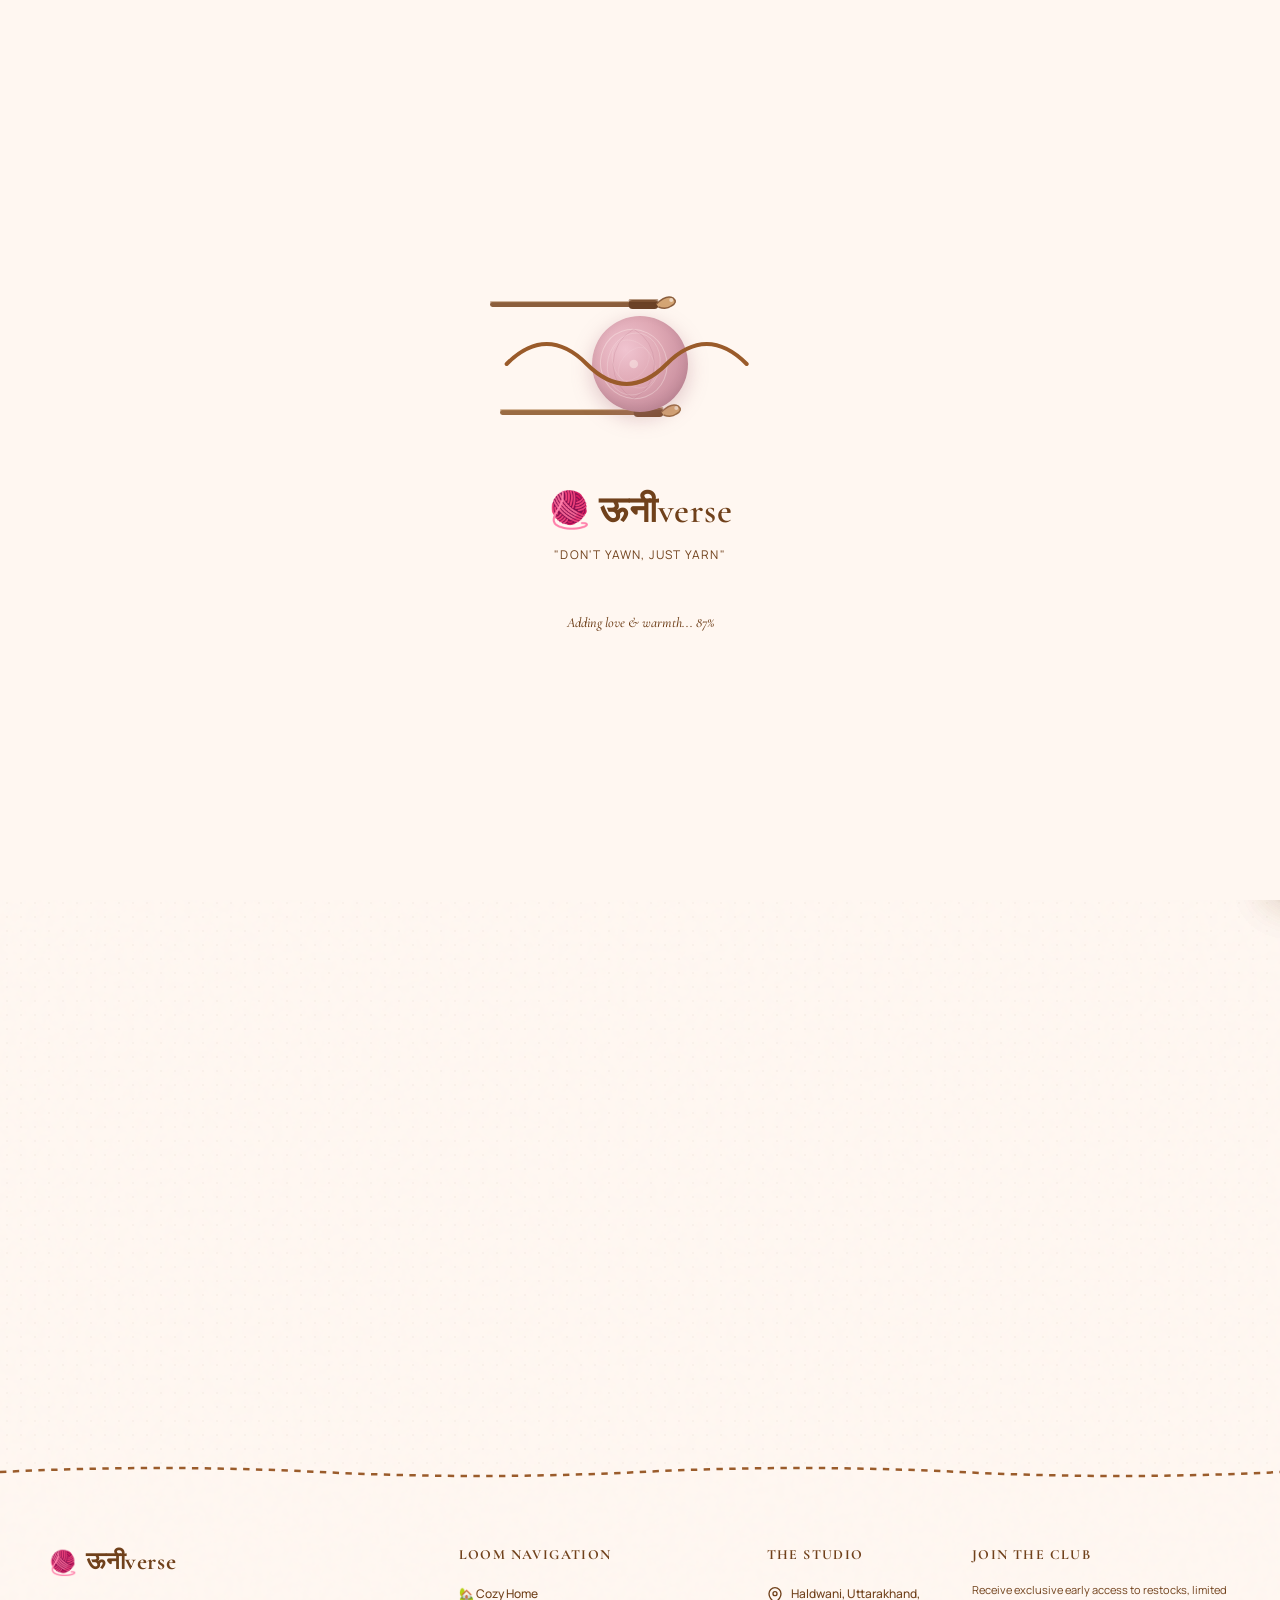
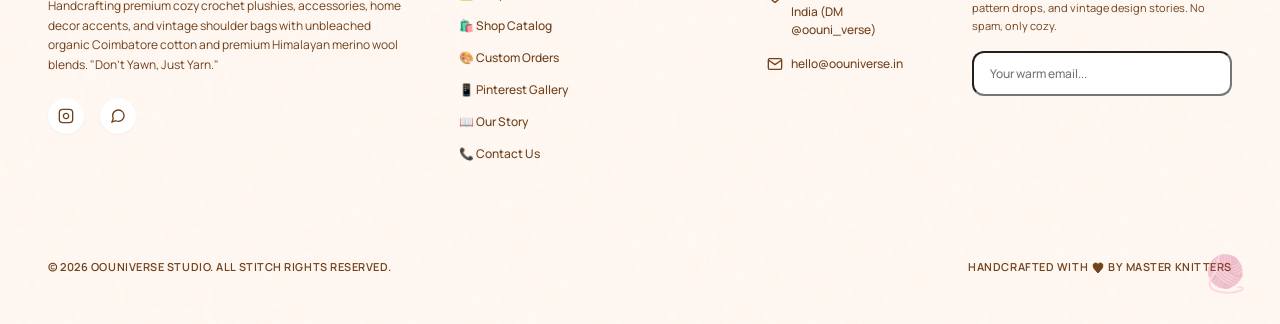
<file: product.html>
<!doctype html>
<html lang="en">
<head>
  <meta charset="UTF-8" />
  <meta name="viewport" content="width=device-width, initial-scale=1.0" />
  <title>Product — ऊनीverse | Premium Handcrafted Crochet</title>
  <meta name="description" content="View detailed product information, images, materials, care instructions, and reviews for our handcrafted crochet creations." />
  <meta property="og:title" content="Product — ऊनीverse" />
  <meta property="og:description" content="Handcrafted crochet creation details." />
  <meta property="og:type" content="website" />
  <meta name="twitter:card" content="summary_large_image" />
  <meta property="og:image" content="https://oouniverse.com/assets/images/crochet_yarn_logo_1783009375471.jpg" />
  <meta property="og:image:width" content="1200" />
  <meta property="og:image:height" content="630" />
  <meta property="og:url" content="https://oouniverse.com/product" />
  <link rel="canonical" href="https://oouniverse.com/product" />

  <link rel="preconnect" href="https://fonts.googleapis.com" />
  <link rel="preconnect" href="https://fonts.gstatic.com" crossorigin />
  <link rel="preload" as="style" href="https://fonts.googleapis.com/css2?family=Cormorant+Garamond:ital,wght@0,300;0,400;0,500;0,600;0,700;1,400&family=DM+Sans:wght@400;500;700&family=Manrope:wght@300;400;500;600;700&display=swap" />
  <link href="https://fonts.googleapis.com/css2?family=Cormorant+Garamond:ital,wght@0,300;0,400;0,500;0,600;0,700;1,400&family=DM+Sans:wght@400;500;700&family=Manrope:wght@300;400;500;600;700&display=swap" rel="stylesheet" />

  <link rel="icon" type="image/svg+xml" href="assets/icons/favicon.svg" />
    <link rel="stylesheet" href="css/style.css" />
<script type="application/ld+json">{ "@context": "https://schema.org", "@type": "Organization", "name": "\u090a\u0928\u0940verse", "url": "https://oouniverse.com", "description": "Premium handcrafted crochet creations made with love in Haldwani, India.", "foundingDate": "2024", "contactPoint": { "@type": "ContactPoint", "telephone": "+91-9876543210", "contactType": "customer service", "availableLanguage": ["English", "Hindi"] }, "sameAs": ["https://instagram.com/oouniverse", "https://facebook.com/oouniverse"]   } }</script>
<style>
  /* Navbar link hover glow */
  #navbar a, #navbar button {
    transition: text-shadow 0.3s ease, color 0.3s ease;
  }
  #navbar a:hover, #navbar button:hover {
    text-shadow: 0 0 8px rgba(223,168,180,0.6), 0 0 20px rgba(223,168,180,0.3), 0 0 40px rgba(223,168,180,0.15);
  }
  #navbar a.active {
    text-shadow: 0 0 6px rgba(223,168,180,0.4);
  }

  /* Cart & Wishlist icon glow on hover */
  #cart-btn, #wishlist-btn {
    transition: box-shadow 0.3s ease, transform 0.3s ease, background-color 0.3s ease;
  }
  #cart-btn:hover, #wishlist-btn:hover {
    box-shadow: 0 0 10px rgba(223,168,180,0.5), 0 0 25px rgba(223,168,180,0.3), 0 0 50px rgba(223,168,180,0.15);
    background-color: rgba(247,216,222,0.3);
    transform: scale(1.1);
  }

  /* Badge notification pulse */
  @keyframes badge-pulse {
    0% { transform: scale(1); box-shadow: 0 0 0 0 rgba(223,168,180,0.7); }
    50% { transform: scale(1.15); box-shadow: 0 0 0 6px rgba(223,168,180,0); }
    100% { transform: scale(1); box-shadow: 0 0 0 0 rgba(223,168,180,0); }
  }
  @keyframes badge-glow {
    0%, 100% { box-shadow: 0 0 6px rgba(223,168,180,0.6); }
    50% { box-shadow: 0 0 15px rgba(223,168,180,0.9), 0 0 25px rgba(223,168,180,0.5); }
  }
  #cart-btn .absolute.-top-1, #wishlist-btn .absolute.-top-1 {
    animation: badge-glow 2s ease-in-out infinite;
  }
  #cart-btn .absolute.-top-1.badge-pop, #wishlist-btn .absolute.-top-1.badge-pop {
    animation: badge-pulse 0.5s cubic-bezier(0.34,1.56,0.64,1), badge-glow 2s ease-in-out infinite 0.5s;
  }
</style>
</head>
<body class="preloader-active">
<a href="#main-content" class="skip-link sr-only focus:not-sr-only focus:absolute focus:top-4 focus:left-4 focus:z-50 focus:px-4 focus:py-2 focus:bg-[#70411B] focus:text-white focus:rounded-xl focus:outline-none">Skip to main content</a>

<!-- Custom Cursor -->
<div id="custom-cursor" style="position:fixed;left:0;top:0;right:0;bottom:0;pointer-events:none;z-index:2147483647;overflow:visible;">
  <div id="cursor-ring" style="position:absolute;width:20px;height:20px;border-radius:50%;background:#DFA8B4;border:1px solid rgba(112,65,27,0.2);box-shadow:0 1px 3px rgba(0,0,0,0.1);display:flex;align-items:center;justify-content:center;left:0;top:0;transform:translate(-50%,-50%);opacity:0;z-index:3">
    <div style="position:absolute;inset:2px;border:1px dashed rgba(112,65,27,0.25);border-radius:50%;animation:spin 8s linear infinite"></div>
  </div>
  <div id="cursor-dot" style="position:absolute;width:8px;height:8px;border-radius:50%;background:#9A5B2A;left:0;top:0;transform:translate(-50%,-50%);opacity:0;z-index:2"></div>
  <div id="cursor-hover-ring" style="position:absolute;width:20px;height:20px;border-radius:50%;border:2px solid rgba(223,168,180,0.4);pointer-events:none;left:0;top:0;transform:translate(-50%,-50%) scale(1);opacity:0;transition:transform 0.4s cubic-bezier(0.34,1.56,0.64,1),opacity 0.3s;z-index:1"></div>
</div>

<div id="root">

<div class="relative min-h-screen bg-[#FFF7F1] font-sans antialiased">
  <div class="bg-noise absolute inset-0 pointer-events-none"></div>

  <!-- Preloader -->
  <div id="preloader">
    <div class="absolute inset-0 opacity-[0.03] pointer-events-none bg-[radial-gradient(#70411B_1.5px,transparent_1.5px)] [background-size:16px_16px]"></div>
    <div class="relative flex flex-col items-center max-w-md px-6 text-center">
      <div class="relative w-80 h-48 flex items-center justify-center mb-6">
        <svg class="absolute w-52 h-16 origin-right animate-needle-1" style="top: 8px; left: 10px;" viewBox="0 0 210 40" fill="none">
          <rect x="0" y="14" width="160" height="5" rx="2.5" fill="#8B5E3C"/>
          <rect x="0" y="13" width="160" height="2" rx="1" fill="#A0724B" opacity="0.5"/>
          <rect x="140" y="12" width="30" height="9" rx="4" fill="#6B4226"/>
          <rect x="140" y="11" width="30" height="3" rx="1.5" fill="#8B5E3C" opacity="0.6"/>
          <path d="M 168 16 Q 178 6 185 10 Q 190 14 183 18 Q 178 22 170 19" fill="#D4A574" stroke="#8B5E3C" stroke-width="1.5"/>
          <circle cx="183" cy="12" r="2" fill="#FFF7F1" opacity="0.6"/>
        </svg>
        <svg class="absolute w-52 h-16 origin-right animate-needle-2" style="bottom: 12px; left: 20px;" viewBox="0 0 210 40" fill="none">
          <rect x="0" y="14" width="155" height="5" rx="2.5" fill="#9A6B42"/>
          <rect x="0" y="13" width="155" height="2" rx="1" fill="#B08050" opacity="0.5"/>
          <rect x="135" y="12" width="30" height="9" rx="4" fill="#7A4E2E"/>
          <rect x="135" y="11" width="30" height="3" rx="1.5" fill="#9A6B42" opacity="0.6"/>
          <path d="M 163 16 Q 173 6 180 10 Q 185 14 178 18 Q 173 22 165 19" fill="#D4A574" stroke="#9A6B42" stroke-width="1.5"/>
          <circle cx="178" cy="12" r="2" fill="#FFF7F1" opacity="0.6"/>
        </svg>
        <div class="absolute w-24 h-24 rounded-full animate-yarn-roll" style="background: radial-gradient(circle at 35% 35%, #F0C4D0, #DFA8B4 40%, #C48A9A 80%, #A86E7E); box-shadow: 0 6px 20px rgba(168,110,126,0.35), inset 0 -4px 12px rgba(0,0,0,0.08);">
          <svg class="absolute inset-0 w-full h-full" viewBox="0 0 96 96">
            <ellipse cx="48" cy="48" rx="38" ry="40" fill="none" stroke="#FFF7F1" stroke-width="1.2" opacity="0.35" transform="rotate(-20 48 48)"/>
            <ellipse cx="48" cy="48" rx="30" ry="36" fill="none" stroke="#FFF7F1" stroke-width="1" opacity="0.25" transform="rotate(15 48 48)"/>
            <ellipse cx="48" cy="48" rx="22" ry="30" fill="none" stroke="#FFF7F1" stroke-width="0.8" opacity="0.2" transform="rotate(-35 48 48)"/>
            <ellipse cx="48" cy="48" rx="14" ry="22" fill="none" stroke="#FFF7F1" stroke-width="0.8" opacity="0.15" transform="rotate(40 48 48)"/>
            <circle cx="48" cy="48" r="5" fill="#FFF7F1" opacity="0.4"/>
            <path d="M 48 8 Q 70 20 72 48 Q 70 76 48 88" fill="none" stroke="#B07080" stroke-width="0.8" opacity="0.3"/>
            <path d="M 48 8 Q 26 20 24 48 Q 26 76 48 88" fill="none" stroke="#B07080" stroke-width="0.8" opacity="0.3"/>
          </svg>
        </div>
        <svg class="absolute w-full h-full pointer-events-none" viewBox="0 0 240 120">
          <path class="thread-path" d="M 20 60 C 40 40, 60 40, 80 60 C 100 80, 120 80, 140 60 C 160 40, 180 40, 200 60" fill="none" stroke="#9A5B2A" stroke-width="3" stroke-linecap="round" stroke-dasharray="300"/>
        </svg>
      </div>
      <div>
        <p class="font-serif text-4xl tracking-wide text-[#70411B] flex items-center justify-center gap-1.5 font-semibold"><span>🧶</span> ऊनीverse</p>
        <p class="font-sans text-xs tracking-widest text-[#9A5B2A] uppercase mt-2 select-none">"Don't Yawn, Just Yarn"</p>
      </div>
      <div class="w-56 h-1 bg-[#F4E9E1] rounded-full mt-8 overflow-hidden relative border border-[#70411B]/5">
        <div class="h-full bg-gradient-to-r from-[#DFA8B4] to-[#9A5B2A] rounded-full" style="width:0%"></div>
      </div>
      <span class="font-serif italic text-[#70411B]/60 text-sm mt-3 font-medium" aria-hidden="true">Spinning cozy fibers... 0%</span>
    </div>
  </div>

  <!-- Main Content -->
  <div class="flex flex-col min-h-screen">

    <!-- Navbar -->
    <nav id="navbar" class="fixed top-0 left-0 right-0 z-40 transition-all duration-500 ease-in-out bg-transparent">
      <div class="bg-[#70411B] text-[#FFF7F1] text-[10px] md:text-[11px] font-sans font-bold py-2 px-4 text-center tracking-wide border-b border-[#FFF7F1]/10 flex items-center justify-center gap-1.5 shadow-sm relative z-50">
        <svg class="w-3.5 h-3.5 text-[#DFA8B4] shrink-0 animate-pulse" viewBox="0 0 24 24" fill="none" stroke="currentColor" stroke-width="2"><path d="M18 8a6 6 0 0 1-6 6 6 6 0 0 1-6-6c0-3.3 2.7-6 6-6s6 2.7 6 6Z"/><path d="M12 14v8"/><path d="M8 22h8"/></svg>
        <span>Shipping 🇮🇳 | No return / COD | Order at least 15 days prior 🧶 | Haldwani 🏔️</span>
      </div>
      <div class="max-w-7xl mx-auto px-6 md:px-12 flex items-center justify-between transition-all duration-500 py-5">
        <button id="nav-logo" class="flex items-center gap-3 group cursor-pointer focus:outline-none">
          <div class="relative w-12 h-12 md:w-14 md:h-14 rounded-full overflow-hidden bg-[#EAAFB9]/20 border-2 border-[#70411B]/20 flex items-center justify-center shrink-0 shadow-md">
            <picture><source srcset="assets/images/crochet_yarn_logo_1783009375471.webp" type="image/webp"><img  src="assets/images/crochet_yarn_logo_1783009375471.jpg" alt="ऊनीverse Logo" class="w-full h-full object-cover transition-transform duration-500 group-hover:scale-110" referrerpolicy="no-referrer"  width="1024" height="1024" loading="eager"/></picture>
            <div id="navbar-logo-fallback" class="hidden absolute inset-0 items-center justify-center bg-[#F4E9E1]"><span class="text-2xl">🧶</span></div>
          </div>
          <div class="flex flex-col items-start leading-none">
            <span class="font-serif text-xl md:text-2xl font-bold tracking-wide text-[#70411B] group-hover:text-[#9A5B2A] transition-colors duration-300">ऊनीverse</span>
            <span class="text-[10px] font-sans tracking-widest text-[#9A5B2A] uppercase font-bold mt-1.5 opacity-90">Don't Yawn, Just Yarn</span>
          </div>
        </button>
        <div class="hidden lg:flex items-center gap-8 xl:gap-10">
          <a href="index.html" class="relative font-sans text-sm tracking-wide font-medium py-1 cursor-pointer transition-all duration-300 text-[#70411B]/70 hover:text-[#70411B]">Home</a>
          <a href="shop.html" class="relative font-sans text-sm tracking-wide font-medium py-1 cursor-pointer transition-all duration-300 text-[#70411B] font-semibold">Shop<span class="absolute bottom-0 left-0 right-0 h-[2px] bg-[#9A5B2A] rounded-full"></span></a>
          <a href="custom.html" class="relative font-sans text-sm tracking-wide font-medium py-1 cursor-pointer transition-all duration-300 text-[#70411B]/70 hover:text-[#70411B]">Custom Orders</a>
          <a href="gallery.html" class="relative font-sans text-sm tracking-wide font-medium py-1 cursor-pointer transition-all duration-300 text-[#70411B]/70 hover:text-[#70411B]">Gallery</a>
          <a href="about.html" class="relative font-sans text-sm tracking-wide font-medium py-1 cursor-pointer transition-all duration-300 text-[#70411B]/70 hover:text-[#70411B]">About Us</a>
          <a href="contact.html" class="relative font-sans text-sm tracking-wide font-medium py-1 cursor-pointer transition-all duration-300 text-[#70411B]/70 hover:text-[#70411B]">Contact Us</a>
        </div>
        <div class="flex items-center gap-3.5 md:gap-5">
          <button id="wishlist-btn" class="relative p-2 rounded-full hover:bg-[#F4E9E1] text-[#70411B] hover:text-[#9A5B2A] transition-all duration-300 cursor-pointer" title="View Wishlist"> <span class="absolute -top-1 -right-1 min-w-[16px] h-4 bg-[#DFA8B4] text-white text-[9px] font-bold rounded-full flex items-center justify-center px-1" style="display: none;">0</span> <svg aria-hidden="true" class="w-5 h-5" viewBox="0 0 24 24" fill="none" stroke="currentColor" stroke-width="2"><path d="M19 14c1.5-1.5 2.5-3.5 2.5-5.5A4.5 4.5 0 0 0 12 5.5 4.5 4.5 0 0 0 2.5 8.5c0 2 1 3.5 2.5 5.5L12 22l7-8Z"/></svg>
          </button>
          <button id="cart-btn" class="relative p-2 rounded-full hover:bg-[#F4E9E1] text-[#70411B] hover:text-[#9A5B2A] transition-all duration-300 cursor-pointer" title="Open Shopping Cart"> <span class="absolute -top-1 -right-1 min-w-[16px] h-4 text-white text-[9px] font-bold rounded-full flex items-center justify-center px-1" style="background: linear-gradient(135deg, #DFA8B4, #c9899f); box-shadow: 0 2px 8px rgba(223,168,180,0.5); display: none;">0</span> <svg aria-hidden="true" class="w-5 h-5" viewBox="0 0 24 24" fill="none" stroke="currentColor" stroke-width="2"><path d="M6 2 3 6v14a2 2 0 0 0 2 2h14a2 2 0 0 0 2-2V6l-3-4Z"/><path d="M3 6h18"/><path d="M16 10a4 4 0 0 1-8 0"/></svg>
          </button>
          <a href="custom.html" class="hidden md:flex items-center gap-1.5 px-4 py-2 text-xs font-semibold bg-[#FFF7F1] border border-[#70411B]/15 text-[#70411B] rounded-full hover:bg-[#9A5B2A]/20 transition-all duration-300 cursor-pointer">
            <svg class="w-3.5 h-3.5 text-[#DFA8B4]" viewBox="0 0 24 24" fill="none" stroke="currentColor" stroke-width="2"><path d="M18 8a6 6 0 0 1-6 6 6 6 0 0 1-6-6c0-3.3 2.7-6 6-6s6 2.7 6 6Z"/><path d="M12 14v8"/><path d="M8 22h8"/></svg>
            <span>Custom Crochet</span>
          </a>
          <button id="mobile-menu-toggle" class="lg:hidden p-2 text-[#70411B] hover:bg-[#F4E9E1] rounded-full transition-colors cursor-pointer" aria-label="Toggle menu"> <svg aria-hidden="true" class="w-5.5 h-5.5" viewBox="0 0 24 24" fill="none" stroke="currentColor" stroke-width="2"><path d="M4 6h16"/><path d="M4 12h16"/><path d="M4 18h16"/></svg>
          </button>
        </div>
      </div>
    </nav>

    <!-- Mobile Menu Overlay -->
    <div id="mobile-menu" class="fixed inset-0 bg-[#FFF7F1] pt-28 px-8 flex flex-col justify-between pb-12 lg:hidden">
      <div class="absolute inset-0 opacity-[0.02] pointer-events-none bg-[radial-gradient(#70411B_1.5px,transparent_1.5px)] [background-size:16px_16px]"></div>
      <div class="flex flex-col gap-6">
        <a href="index.html" class="text-left font-serif text-3xl font-semibold tracking-wide text-[#9A5B2A]">Home</a>
        <a href="shop.html" class="text-left font-serif text-3xl font-semibold tracking-wide text-[#70411B]/70">Shop</a>
        <a href="custom.html" class="text-left font-serif text-3xl font-semibold tracking-wide text-[#70411B]/70">Custom Orders</a>
        <a href="gallery.html" class="text-left font-serif text-3xl font-semibold tracking-wide text-[#70411B]/70">Gallery</a>
        <a href="about.html" class="text-left font-serif text-3xl font-semibold tracking-wide text-[#70411B]/70">About Us</a>
        <a href="contact.html" class="text-left font-serif text-3xl font-semibold tracking-wide text-[#70411B]/70">Contact Us</a>
      </div>
      <div class="border-t border-[#70411B]/10 pt-8 flex flex-col gap-4">
        <a href="custom.html" class="w-full py-3 bg-[#9A5B2A] hover:bg-[#9A5B2A]/90 text-white font-semibold rounded-xl flex items-center justify-center gap-2">
          <svg class="w-4 h-4" viewBox="0 0 24 24" fill="none" stroke="currentColor" stroke-width="2"><path d="M18 8a6 6 0 0 1-6 6 6 6 0 0 1-6-6c0-3.3 2.7-6 6-6s6 2.7 6 6Z"/><path d="M12 14v8"/><path d="M8 22h8"/></svg>
          <span>Knit a Custom Design</span>
        </a>
        <p class="text-center text-xs text-[#70411B]/50 font-sans tracking-wide">🌸 Handmade Stories, One Stitch at a Time</p>
      </div>
    </div>
    <main class="flex-grow" id="main-content">
    <div class="bg-knitted-texture">

      <!-- Product Detail Section -->
      <section class="pt-44 md:pt-48 pb-20 md:pb-24 relative" id="product-detail">
        <div class="absolute inset-0 opacity-[0.03] pointer-events-none bg-[radial-gradient(#70411B_1.5px,transparent_1.5px)] [background-size:16px_16px]"></div>
        <div class="max-w-7xl mx-auto px-6 md:px-12 relative z-10">
          <!-- Breadcrumb -->
          <div class="flex items-center gap-2 text-xs font-sans text-[#70411B]/50 font-medium mb-8" data-aos="fade-up">
            <a href="index.html" class="hover:text-[#70411B] transition-colors">Home</a>
            <span>/</span>
            <a href="shop.html" class="hover:text-[#70411B] transition-colors">Shop</a>
            <span>/</span>
            <span class="text-[#70411B]/80 font-semibold" id="product-breadcrumb-name">Handcrafted Crochet</span>
          </div>

          <div class="grid grid-cols-1 lg:grid-cols-2 gap-10 md:gap-14">
            <!-- Product Image -->
            <div class="relative" data-aos="fade-up">
              <div class="relative aspect-square rounded-3xl overflow-hidden bg-[#F4E9E1] shadow-lg border border-[#70411B]/10 group">
                <picture><source srcset="assets/images/product_2.webp" type="image/webp"><img  src="assets/images/product_2.jpg" alt="Handcrafted Crochet Bag" class="w-full h-full object-cover transition-transform duration-700 group-hover:scale-105" referrerpolicy="no-referrer" id="product-main-image"  width="1024" height="1024" loading="lazy"/></picture>
                <div class="absolute top-4 left-4 px-3 py-1.5 bg-white/90 text-[10px] font-bold text-[#70411B] rounded-full shadow-sm border border-[#70411B]/10" id="product-badge">Bestseller</div>
                <button id="product-wishlist-btn" class="absolute top-4 right-4 p-2.5 bg-white/90 rounded-full hover:bg-white shadow-sm transition-all text-[#70411B] hover:text-[#DFA8B4] cursor-pointer"><svg class="w-4 h-4" viewBox="0 0 24 24" fill="none" stroke="currentColor" stroke-width="2"><path d="M19 14c1.5-1.5 2.5-3.5 2.5-5.5A4.5 4.5 0 0 0 12 5.5 4.5 4.5 0 0 0 2.5 8.5c0 2 1 3.5 2.5 5.5L12 22l7-8Z"/></svg></button>
              </div>
              <!-- Thumbnail Gallery -->
              <div class="flex gap-3 mt-4 overflow-x-auto pb-2 scrollbar-none" id="product-thumbnails">
                <button class="shrink-0 w-20 h-20 rounded-2xl overflow-hidden border-2 border-[#70411B] bg-[#F4E9E1] cursor-pointer transition-all duration-300"><picture><source srcset="assets/images/product_2.webp" type="image/webp"><img  src="assets/images/product_2.jpg" alt="thumbnail" class="w-full h-full object-cover" referrerpolicy="no-referrer"  width="1024" height="1024" loading="lazy"/></picture></button>
                <button class="shrink-0 w-20 h-20 rounded-2xl overflow-hidden border-2 border-transparent hover:border-[#70411B]/30 bg-[#F4E9E1] cursor-pointer transition-all duration-300"><picture><source srcset="assets/images/product_5.webp" type="image/webp"><img  src="assets/images/product_5.jpg" alt="thumbnail" class="w-full h-full object-cover" referrerpolicy="no-referrer"  width="1024" height="1024" loading="lazy"/></picture></button>
                <button class="shrink-0 w-20 h-20 rounded-2xl overflow-hidden border-2 border-transparent hover:border-[#70411B]/30 bg-[#F4E9E1] cursor-pointer transition-all duration-300"><picture><source srcset="assets/images/product_7.webp" type="image/webp"><img  src="assets/images/product_7.jpg" alt="thumbnail" class="w-full h-full object-cover" referrerpolicy="no-referrer"  width="1024" height="1024" loading="lazy"/></picture></button>
                <button class="shrink-0 w-20 h-20 rounded-2xl overflow-hidden border-2 border-transparent hover:border-[#70411B]/30 bg-[#F4E9E1] cursor-pointer transition-all duration-300"><picture><source srcset="assets/images/product_9.webp" type="image/webp"><img  src="assets/images/product_9.jpg" alt="thumbnail" class="w-full h-full object-cover" referrerpolicy="no-referrer"  width="1024" height="1024" loading="lazy"/></picture></button>
              </div>
            </div>

            <!-- Product Info -->
            <div class="flex flex-col" data-aos="fade-up" data-aos-delay="100">
              <span class="text-[10px] font-sans font-bold tracking-[0.25em] text-[#DFA8B4] uppercase mb-3" id="product-category">Bags</span>
              <h1 class="font-serif text-3xl md:text-4xl lg:text-5xl font-semibold text-[#70411B] leading-tight mb-3" id="product-name">Vintage Crochet Shoulder Bag</h1>

              <!-- Rating -->
              <div class="flex items-center gap-2 mb-4">
                <div class="flex items-center gap-0.5" id="product-rating-stars">
                  <span class="text-amber-600 text-sm">&#9733;</span>
                  <span class="text-amber-600 text-sm">&#9733;</span>
                  <span class="text-amber-600 text-sm">&#9733;</span>
                  <span class="text-amber-600 text-sm">&#9733;</span>
                  <span class="text-amber-600 text-sm">&#9733;</span>
                </div>
                <span class="text-xs text-[#70411B]/50 font-sans" id="product-rating-count">(28 reviews)</span>
              </div>

              <!-- Price -->
              <div class="flex items-baseline gap-3 mb-6">
                  <span class="font-serif text-3xl font-bold text-[#70411B]" id="product-price">&#8377;1,199</span>
                <span class="text-sm text-[#70411B]/40 font-sans line-through" id="product-original-price" style="display:none">&#8377;1,599</span>
                <span class="px-2 py-0.5 bg-[#9A5B2A]/15 text-[10px] font-bold text-[#9A5B2A] rounded-full" id="product-discount-badge" style="display:none">25% OFF</span>
              </div>

              <!-- Size & Stock -->
              <div class="flex items-center gap-4 mb-4">
                <span class="text-xs text-[#70411B]/50 font-sans" id="product-size" style="display:none">Size: <span class="font-semibold text-[#70411B]"></span></span>
                <span class="text-[10px] font-bold" id="product-stock" style="display:none"></span>
              </div>

              <!-- Tabs: Description, Story, Materials, Reviews -->
              <div class="mb-8">
                <div class="flex gap-4 border-b border-[#70411B]/10 text-xs font-bold mb-4">
                  <button class="product-tab active pb-2 text-[#70411B] border-b-2 border-[#70411B]" data-tab="description">Description</button>
                  <button class="product-tab pb-2 text-[#70411B]/50 hover:text-[#70411B] border-b-2 border-transparent" data-tab="story">Story</button>
                  <button class="product-tab pb-2 text-[#70411B]/50 hover:text-[#70411B] border-b-2 border-transparent" data-tab="materials">Materials & Care</button>
                  <button class="product-tab pb-2 text-[#70411B]/50 hover:text-[#70411B] border-b-2 border-transparent" data-tab="reviews">Reviews</button>
                </div>
                <div class="text-sm text-[#70411B]/75 font-sans leading-relaxed max-h-64 overflow-y-auto" id="product-tab-content">
                  <p id="product-description">Timeless boho-chic shoulder bag hand-crocheted with chunky organic cotton rope.</p>
                </div>
              </div>

              <!-- Color Swatches -->
              <div class="mb-8">
                <h3 class="text-xs font-sans font-bold tracking-wider text-[#70411B] uppercase mb-3">Color: <span class="font-semibold text-[#9A5B2A]" id="selected-color-name">Rose</span></h3>
                <div class="flex gap-3 flex-wrap" id="product-swatches"></div>
              </div>

              <!-- Quantity Selector -->
              <div class="mb-8">
                <h3 class="text-xs font-sans font-bold tracking-wider text-[#70411B] uppercase mb-3">Quantity</h3>
                <div class="flex items-center gap-4">
                  <button id="qty-minus" class="w-10 h-10 rounded-full border border-[#70411B]/20 text-[#70411B] hover:bg-[#F4E9E1] transition-all flex items-center justify-center cursor-pointer text-lg font-semibold">−</button>
                  <span id="qty-display" class="w-10 text-center font-bold text-lg text-[#70411B] font-sans">1</span>
                  <button id="qty-plus" class="w-10 h-10 rounded-full border border-[#70411B]/20 text-[#70411B] hover:bg-[#F4E9E1] transition-all flex items-center justify-center cursor-pointer text-lg font-semibold">+</button>
                </div>
              </div>

              <!-- Action Buttons -->
              <div class="flex flex-wrap gap-4 mb-8">
                <button id="add-to-cart-btn" class="flex-1 min-w-[200px] px-8 py-3.5 bg-[#70411B] text-white text-sm font-bold tracking-wider rounded-xl hover:bg-[#9A5B2A] transition-all shadow-md flex items-center justify-center gap-2 cursor-pointer active:scale-95">
                  <svg class="w-4 h-4" viewBox="0 0 24 24" fill="none" stroke="currentColor" stroke-width="2"><path d="M6 2 3 6v14a2 2 0 0 0 2 2h14a2 2 0 0 0 2-2V6l-3-4Z"/><path d="M3 6h18"/><path d="M16 10a4 4 0 0 1-8 0"/></svg>
                  <span>Add to Cart</span>
                </button>
                <button id="add-to-wishlist-btn" class="px-6 py-3.5 border-2 border-[#70411B]/15 text-[#70411B] text-sm font-bold tracking-wider rounded-xl hover:bg-[#9A5B2A]/10 transition-all flex items-center justify-center gap-2 cursor-pointer active:scale-95">
                  <svg class="w-4 h-4" viewBox="0 0 24 24" fill="none" stroke="currentColor" stroke-width="2"><path d="M19 14c1.5-1.5 2.5-3.5 2.5-5.5A4.5 4.5 0 0 0 12 5.5 4.5 4.5 0 0 0 2.5 8.5c0 2 1 3.5 2.5 5.5L12 22l7-8Z"/></svg>
                  <span>Add to Wishlist</span>
                </button>
              </div>

              <!-- Materials & Care -->
              <div class="border-t border-[#70411B]/10 pt-6 space-y-4">
                <div>
                  <h3 class="text-xs font-sans font-bold tracking-wider text-[#70411B] uppercase mb-2">Materials</h3>
                  <ul class="text-xs text-[#70411B]/70 font-sans space-y-1.5" id="product-materials"></ul>
                </div>
                <div>
                  <h3 class="text-xs font-sans font-bold tracking-wider text-[#70411B] uppercase mb-2">Care Instructions</h3>
                  <ul class="text-xs text-[#70411B]/70 font-sans space-y-1.5" id="product-care"></ul>
                </div>
              </div>

              <!-- Share -->
              <div class="flex items-center gap-3 mt-6 pt-6 border-t border-[#70411B]/10">
                <span class="text-[10px] font-sans font-bold tracking-wider text-[#70411B]/50 uppercase">Share:</span>
                <button class="share-product-btn p-2 rounded-full bg-white border border-[#70411B]/10 text-[#70411B] hover:bg-[#9A5B2A]/10 transition-all cursor-pointer" data-platform="instagram" title="Share on Instagram"><svg class="w-3.5 h-3.5" viewBox="0 0 24 24" fill="none" stroke="currentColor" stroke-width="2"><rect x="2" y="2" width="20" height="20" rx="5" ry="5"/><path d="M16 11.37A4 4 0 1 1 12.63 8 4 4 0 0 1 16 11.37z"/><line x1="17.5" y1="6.5" x2="17.51" y2="6.5"/></svg></button>
                <button class="share-product-btn p-2 rounded-full bg-white border border-[#70411B]/10 text-[#70411B] hover:bg-[#9A5B2A]/10 transition-all cursor-pointer" data-platform="whatsapp" title="Share on WhatsApp"><svg class="w-3.5 h-3.5" viewBox="0 0 24 24" fill="none" stroke="currentColor" stroke-width="2"><path d="M21 11.5a8.38 8.38 0 0 1-.9 3.8 8.5 8.5 0 0 1-7.6 4.7 8.38 8.38 0 0 1-3.8-.9L3 21l1.9-5.7a8.38 8.38 0 0 1-.9-3.8 8.5 8.5 0 0 1 4.7-7.6 8.38 8.38 0 0 1 3.8-.9h.5a8.48 8.48 0 0 1 8 8v.5z"/></svg></button>
                <button class="share-product-btn p-2 rounded-full bg-white border border-[#70411B]/10 text-[#70411B] hover:bg-[#9A5B2A]/10 transition-all cursor-pointer" data-platform="copy" title="Copy link"><svg class="w-3.5 h-3.5" viewBox="0 0 24 24" fill="none" stroke="currentColor" stroke-width="2"><path d="M10 13a5 5 0 0 0 7.54.54l3-3a5 5 0 0 0-7.07-7.07l-1.72 1.71"/><path d="M14 11a5 5 0 0 0-7.54-.54l-3 3a5 5 0 0 0 7.07 7.07l1.71-1.71"/></svg></button>
              </div>
            </div>
          </div>
        </div>
      </section>

      <!-- Related Products Section -->
      <section class="py-20 md:py-24 bg-[#F4E9E1] border-t border-[#70411B]/5 relative" id="related-products">
        <div class="absolute inset-0 opacity-[0.02] pointer-events-none bg-[radial-gradient(#70411B_1.5px,transparent_1.5px)] [background-size:16px_16px]"></div>
        <div class="max-w-7xl mx-auto px-6 md:px-12 relative z-10">
          <div class="flex flex-col items-center text-center mb-14 md:mb-18" data-aos="fade-up">
            <span class="text-[10px] font-sans font-bold tracking-[0.25em] text-[#9A5B2A] uppercase mb-4">You May Also Love</span>
            <h2 class="font-serif text-3xl md:text-4xl lg:text-5xl font-semibold text-[#70411B] leading-tight">Related Products</h2>
            <div class="w-16 h-0.5 bg-[#9A5B2A] rounded-full mt-4 mb-5"></div>
            <p class="text-sm text-[#70411B]/65 font-sans max-w-xl font-medium">Handpicked treasures that pair beautifully with your selection.</p>
          </div>
          <div class="grid grid-cols-1 sm:grid-cols-2 lg:grid-cols-4 gap-6 lg:gap-8" id="related-products-grid"></div>
        </div>
      </section>

    </div>
    </main>

    <!-- Product Quick View Modal -->
    <div id="product-modal" class="product-modal-overlay" role="dialog" aria-modal="true" aria-label="Product quick view">
      <div class="product-modal-backdrop" id="product-modal-backdrop"></div>
      <div class="product-modal-content">
        <div class="sticky top-0 right-0 z-10 flex justify-end p-4">
          <button id="product-modal-close" class="p-2 rounded-full bg-white shadow-md border border-[#70411B]/10 text-[#70411B] hover:bg-[#F4E9E1] transition-all cursor-pointer"> <svg aria-hidden="true" class="w-5 h-5" viewBox="0 0 24 24" fill="none" stroke="currentColor" stroke-width="2"><path d="M18 6 6 18"/><path d="m6 6 12 12"/></svg></button>
        </div>
        <div id="product-modal-content" class="px-6 pb-6"><p class="text-[#70411B]/60 font-sans text-sm">Select a product to view details.</p></div>
      </div>
    </div>

    <!-- Cart Drawer -->
    <div id="cart-overlay" class="drawer-overlay"></div>
    <div id="cart-drawer" class="drawer-panel" role="dialog" aria-modal="true" aria-label="Shopping Cart">
      <div class="drawer-header">
        <h3 class="drawer-title">🧶 Your Cozy Cart</h3>
        <button id="cart-drawer-close" class="drawer-close"> <svg aria-hidden="true" class="w-5 h-5" viewBox="0 0 24 24" fill="none" stroke="currentColor" stroke-width="2"><path d="M18 6 6 18"/><path d="m6 6 12 12"/></svg></button>
      </div>
      <div id="cart-items" class="flex-1 overflow-y-auto p-6 space-y-4">
        <div id="cart-empty" class="flex flex-col items-center justify-center h-full text-center py-12">
          <svg class="w-16 h-16 text-[#DFA8B4]/40 mb-4 animate-empty-float" viewBox="0 0 24 24" fill="none" stroke="currentColor" stroke-width="1.5"><path d="M6 2 3 6v14a2 2 0 0 0 2 2h14a2 2 0 0 0 2-2V6l-3-4Z"/><path d="M3 6h18"/><path d="M16 10a4 4 0 0 1-8 0"/></svg>
          <p class="text-[#70411B]/50 font-serif text-lg">Your cart is empty</p>
          <p class="text-xs text-[#70411B]/40 font-sans mt-1">Add some cozy crochet!</p>
        </div>
      </div>
      <div id="cart-footer" class="border-t border-[#70411B]/10 p-6 hidden">
        <div class="flex justify-between text-sm font-semibold text-[#70411B] mb-4"><span>Total:</span><span id="cart-total">&#8377;0</span></div>
        <a id="cart-checkout" style="background-color:#25D366" class="w-full py-3 text-white text-sm font-bold rounded-xl flex items-center justify-center gap-2 transition-all"><svg class="w-4 h-4" viewBox="0 0 24 24" fill="none" stroke="currentColor" stroke-width="2"><path d="M21 11.5a8.38 8.38 0 0 1-.9 3.8 8.5 8.5 0 0 1-7.6 4.7 8.38 8.38 0 0 1-3.8-.9L3 21l1.9-5.7a8.38 8.38 0 0 1-.9-3.8 8.5 8.5 0 0 1 4.7-7.6 8.38 8.38 0 0 1 3.8-.9h.5a8.48 8.48 0 0 1 8 8v.5z"/></svg><span>Order on WhatsApp</span></a></div></div><!-- Wishlist Drawer -->
    <div id="wishlist-overlay" class="drawer-overlay" style="z-index: 40;"></div>
    <div id="wishlist-drawer" class="drawer-panel" role="dialog" aria-modal="true" aria-label="Wishlist" style="z-index: 50;">
      <div class="drawer-header">
        <h3 class="drawer-title">Your Wishlist</h3>
        <button id="wishlist-drawer-close" class="drawer-close"> <svg aria-hidden="true" class="w-5 h-5" viewBox="0 0 24 24" fill="none" stroke="currentColor" stroke-width="2"><path d="M18 6 6 18"/><path d="m6 6 12 12"/></svg></button>
      </div>
      <div id="wishlist-items" class="flex-1 overflow-y-auto p-6 space-y-4">
        <div id="wishlist-empty" class="flex flex-col items-center justify-center h-full text-center py-12">
          <svg class="w-16 h-16 text-[#DFA8B4]/40 mb-4 animate-empty-float" viewBox="0 0 24 24" fill="none" stroke="currentColor" stroke-width="1.5"><path d="M19 14c1.5-1.5 2.5-3.5 2.5-5.5A4.5 4.5 0 0 0 12 5.5 4.5 4.5 0 0 0 2.5 8.5c0 2 1 3.5 2.5 5.5L12 22l7-8Z"/></svg>
          <p class="text-[#70411B]/50 font-serif text-lg">Your wishlist is empty</p>
          <p class="text-xs text-[#70411B]/40 font-sans mt-1">Save your favorites here!</p>
        </div>
      </div>
    </div>

    <div id="cart-toast" role="status" aria-live="polite" class="fixed bottom-6 right-6 z-50 bg-[#70411B] text-white px-5 py-3 rounded-xl shadow-lg text-xs font-semibold flex items-center gap-2 transform translate-y-4 opacity-0 transition-all duration-500 pointer-events-none"><svg class="w-4 h-4 text-[#DFA8B4]" viewBox="0 0 24 24" fill="none" stroke="currentColor" stroke-width="2"><path d="M18 8a6 6 0 0 1-6 6 6 6 0 0 1-6-6c0-3.3 2.7-6 6-6s6 2.7 6 6Z"/><path d="M12 14v8"/><path d="M8 22h8"/></svg><span id="cart-toast-msg">Added to cart!</span></div>

    <!-- FOOTER -->
    <footer class="bg-[#F4E9E1] border-t border-[#70411B]/15 pt-20 pb-12 relative overflow-hidden" id="footer-section">
      <div class="absolute inset-0 opacity-[0.02] pointer-events-none bg-[radial-gradient(#70411B_1.5px,transparent_1.5px)] [background-size:16px_16px]"></div>
      <div class="absolute top-0 left-0 right-0 h-4 flex items-center justify-between pointer-events-none">
        <svg class="w-full h-full" viewBox="0 0 1200 16" preserveAspectRatio="none">
          <path d="M 0,8 Q 150,0 300,8 T 600,8 T 900,8 T 1200,8" fill="none" stroke="#9A5B2A" stroke-width="2.5" stroke-dasharray="6 6"></path>
        </svg>
      </div>
      <div class="max-w-7xl mx-auto px-6 md:px-12 relative z-10 grid grid-cols-1 md:grid-cols-12 gap-12">
        <div class="md:col-span-4 flex flex-col items-start text-left">
          <div class="flex items-center gap-2 mb-4"><span class="text-2xl">🧶</span><span class="font-serif text-2xl font-bold tracking-wide text-[#70411B]">ऊनीverse</span></div>
          <p class="text-xs text-[#70411B]/85 leading-relaxed max-w-sm mb-6">Handcrafting premium cozy crochet plushies, accessories, home decor accents, and vintage shoulder bags with unbleached organic Coimbatore cotton and premium Himalayan merino wool blends. "Don't Yawn, Just Yarn."</p>
          <div class="flex gap-4">
            <a href="https://instagram.com/oouni_verse/" target="_blank" rel="noreferrer" class="p-2.5 rounded-full bg-white text-[#70411B] hover:bg-[#9A5B2A] hover:text-white transition-all shadow-sm" title="Instagram Page">
              <svg class="w-4 h-4" viewBox="0 0 24 24" fill="none" stroke="currentColor" stroke-width="2"><rect x="2" y="2" width="20" height="20" rx="5" ry="5"/><path d="M16 11.37A4 4 0 1 1 12.63 8 4 4 0 0 1 16 11.37z"/><line x1="17.5" y1="6.5" x2="17.51" y2="6.5"/></svg>
            </a>
            <a href="https://wa.me/919876543210" target="_blank" rel="noreferrer" class="p-2.5 rounded-full bg-white text-[#70411B] hover:bg-[#A9C1A5] hover:text-white transition-all shadow-sm" title="WhatsApp Chat">
              <svg class="w-4 h-4" viewBox="0 0 24 24" fill="none" stroke="currentColor" stroke-width="2"><path d="M21 11.5a8.38 8.38 0 0 1-.9 3.8 8.5 8.5 0 0 1-7.6 4.7 8.38 8.38 0 0 1-3.8-.9L3 21l1.9-5.7a8.38 8.38 0 0 1-.9-3.8 8.5 8.5 0 0 1 4.7-7.6 8.38 8.38 0 0 1 3.8-.9h.5a8.48 8.48 0 0 1 8 8v.5z"/></svg>
            </a>
          </div>
        </div>
        <div class="md:col-span-3 flex flex-col items-start text-left">
          <h4 class="font-serif text-sm font-bold text-[#70411B] uppercase tracking-widest mb-5">Loom Navigation</h4>
          <div class="flex flex-col gap-3.5 text-xs text-[#70411B]/80 font-medium">
            <a href="index.html" class="hover:text-[#9A5B2A] text-left cursor-pointer transition-colors">🏡 Cozy Home</a>
            <a href="shop.html" class="hover:text-[#9A5B2A] text-left cursor-pointer transition-colors">🛍️ Shop Catalog</a>
            <a href="custom.html" class="hover:text-[#9A5B2A] text-left cursor-pointer transition-colors">🎨 Custom Orders</a>
            <a href="gallery.html" class="hover:text-[#9A5B2A] text-left cursor-pointer transition-colors">📱 Pinterest Gallery</a>
            <a href="about.html" class="hover:text-[#9A5B2A] text-left cursor-pointer transition-colors">📖 Our Story</a>
            <a href="contact.html" class="hover:text-[#9A5B2A] text-left cursor-pointer transition-colors">📞 Contact Us</a>
          </div>
        </div>
        <div class="md:col-span-2 flex flex-col items-start text-left">
          <h4 class="font-serif text-sm font-bold text-[#70411B] uppercase tracking-widest mb-5">The Studio</h4>
          <div class="flex flex-col gap-4 text-xs text-[#70411B]/80 font-medium">
            <div class="flex items-start gap-2">
              <svg class="w-4 h-4 text-[#DFA8B4] shrink-0 mt-0.5" viewBox="0 0 24 24" fill="none" stroke="currentColor" stroke-width="2"><path d="M21 10c0 7-9 13-9 13s-9-6-9-13a9 9 0 0 1 18 0z"/><circle cx="12" cy="10" r="3"/></svg>
              <span>Haldwani, Uttarakhand, India (DM @oouni_verse)</span>
            </div>
            <div class="flex items-center gap-2">
              <svg class="w-4 h-4 text-[#DFA8B4] shrink-0" viewBox="0 0 24 24" fill="none" stroke="currentColor" stroke-width="2"><path d="M4 4h16c1.1 0 2 .9 2 2v12c0 1.1-.9 2-2 2H4c-1.1 0-2-.9-2-2V6c0-1.1.9-2 2-2z"/><polyline points="22,6 12,13 2,6"/></svg>
              <span>hello@oouniverse.in</span>
            </div>
          </div>
        </div>
        <div class="md:col-span-3 flex flex-col items-start text-left">
          <h4 class="font-serif text-sm font-bold text-[#70411B] uppercase tracking-widest mb-4">Join the Club</h4>
          <p class="text-[11px] text-[#70411B]/75 leading-relaxed mb-4">Receive exclusive early access to restocks, limited pattern drops, and vintage design stories. No spam, only cozy.</p>
          <form id="newsletter-form" class="relative w-full flex items-center" novalidate>
            <input type="email" required placeholder="Your warm email..." aria-label="Email address for newsletter" class="w-full bg-white border-2 border-[#70411B]/15 focus:border-[#70411B] outline-none rounded-xl px-4 py-3 text-xs text-[#70411B] pr-12 font-medium" />
            <button type="submit" class="absolute right-1.5 p-2 bg-[#70411B] hover:bg-[#9A5B2A] text-white rounded-lg transition-colors cursor-pointer" title="Subscribe">
              <svg class="w-3.5 h-3.5" viewBox="0 0 24 24" fill="none" stroke="currentColor" stroke-width="2"><path d="M5 12h14"/><path d="m12 5 7 7-7 7"/></svg>
            </button>
          </form>
          <div id="newsletter-success" class="hidden mt-3 text-[10px] font-semibold text-[#70411B] bg-white border border-[#A9C1A5] p-2 rounded-lg flex items-center gap-1">
            <svg class="w-3.5 h-3.5 text-[#A9C1A5]" viewBox="0 0 24 24" fill="none" stroke="currentColor" stroke-width="2"><path d="M18 8a6 6 0 0 1-6 6 6 6 0 0 1-6-6c0-3.3 2.7-6 6-6s6 2.7 6 6Z"/><path d="M12 14v8"/><path d="M8 22h8"/></svg>
            <span>Subscribed! Check your inbox for cozy warmth.</span>
          </div>
        </div>
      </div>
      <div class="absolute bottom-6 right-8 opacity-25 hover:opacity-50 transition-opacity hidden sm:block"><div class="text-4xl select-none cursor-pointer">🧶</div></div>
      <div class="max-w-7xl mx-auto px-6 md:px-12 mt-16 pt-8 border-t border-[#70411B]/10 flex flex-col sm:flex-row items-center justify-between text-[11px] text-[#70411B]/60 font-semibold tracking-wider uppercase">
        <span>© 2026 Oouniverse Studio. All stitch rights reserved.</span>
        <span class="flex items-center gap-1 mt-3 sm:mt-0">Handcrafted with <svg class="w-3 h-3 text-[#DFA8B4]" viewBox="0 0 24 24" fill="currentColor" stroke="currentColor" stroke-width="2"><path d="M19 14c1.5-1.5 2.5-3.5 2.5-5.5A4.5 4.5 0 0 0 12 5.5 4.5 4.5 0 0 0 2.5 8.5c0 2 1 3.5 2.5 5.5L12 22l7-8Z"/></svg> by master knitters</span>
      </div>
    </footer>

  </div>
</div>

</div>

    <script src="js/utils.js" defer></script>
    <script src="js/animations.js" defer></script>
    <script src="js/cart.js" defer></script>
    <script src="js/forms.js" defer></script>
    <script src="js/product.js" defer></script>
    <script src="js/main.js" defer></script>
</body>
</html>
</file>
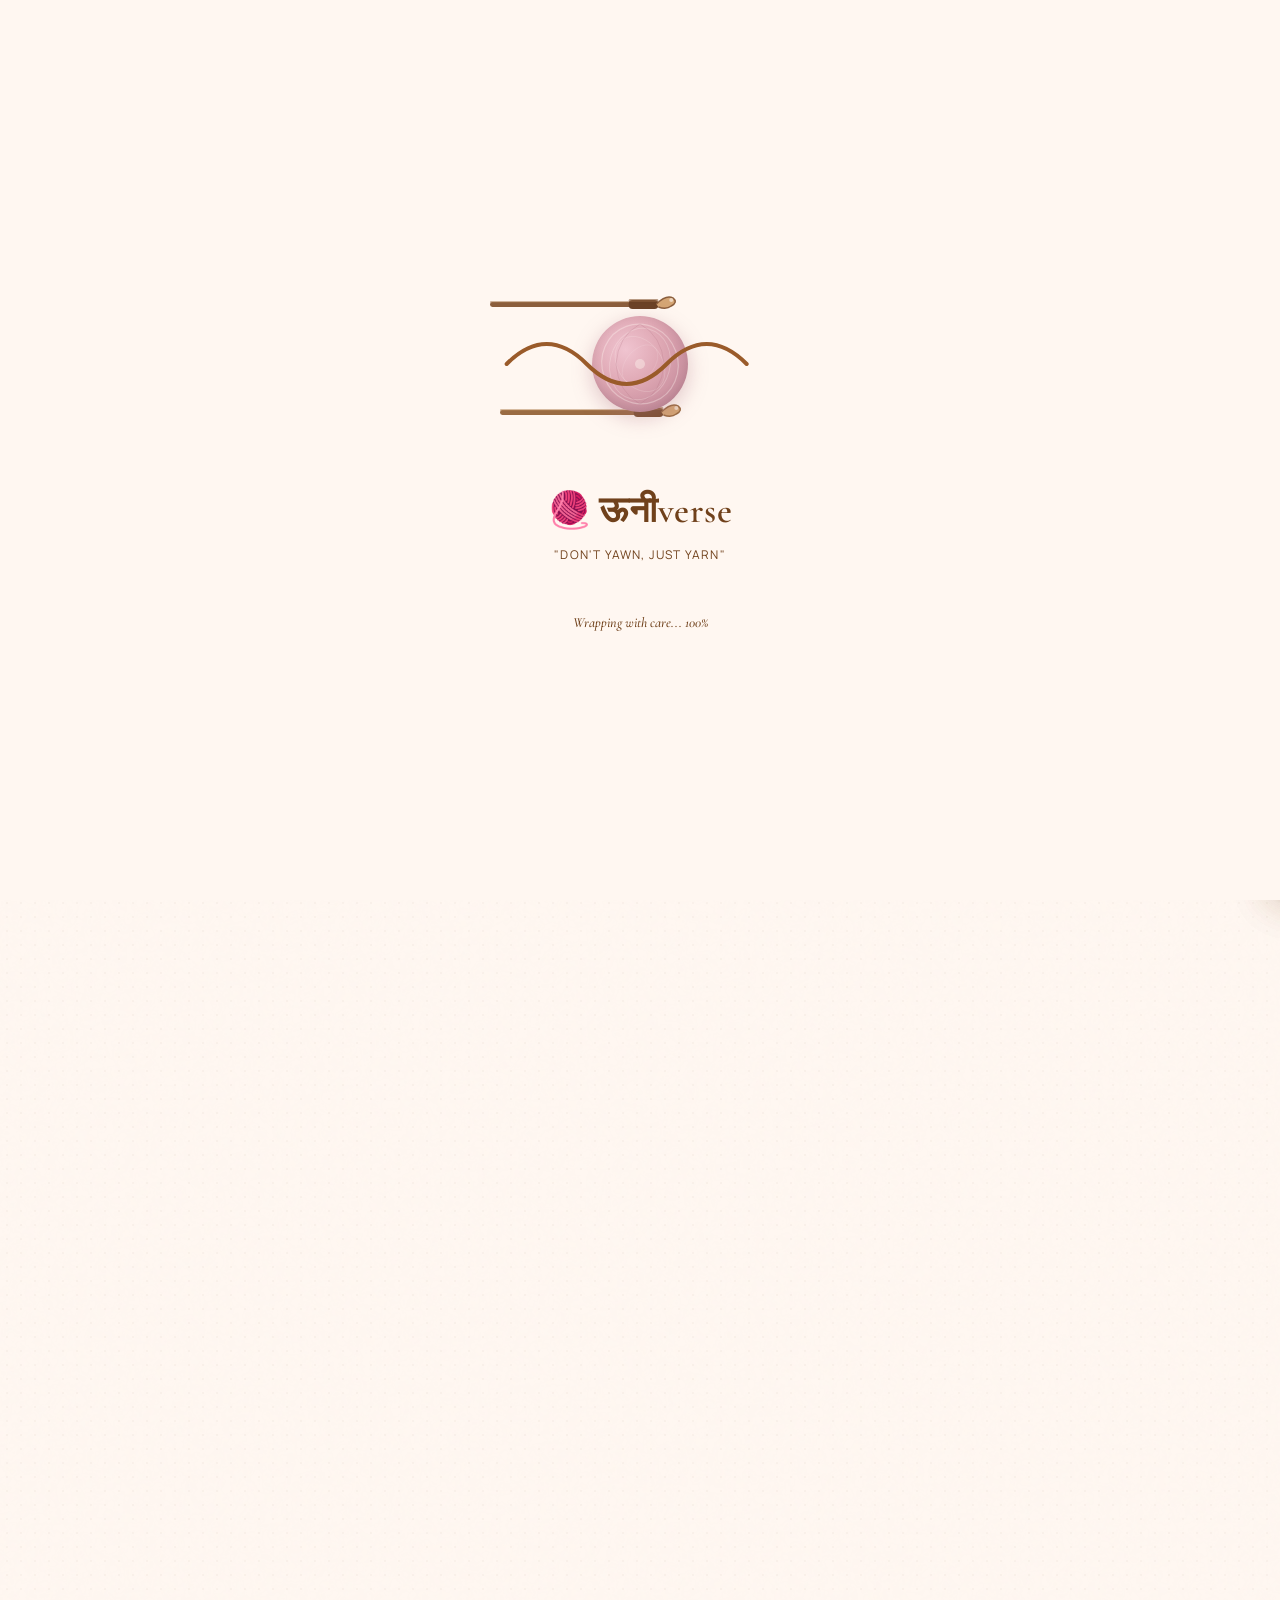
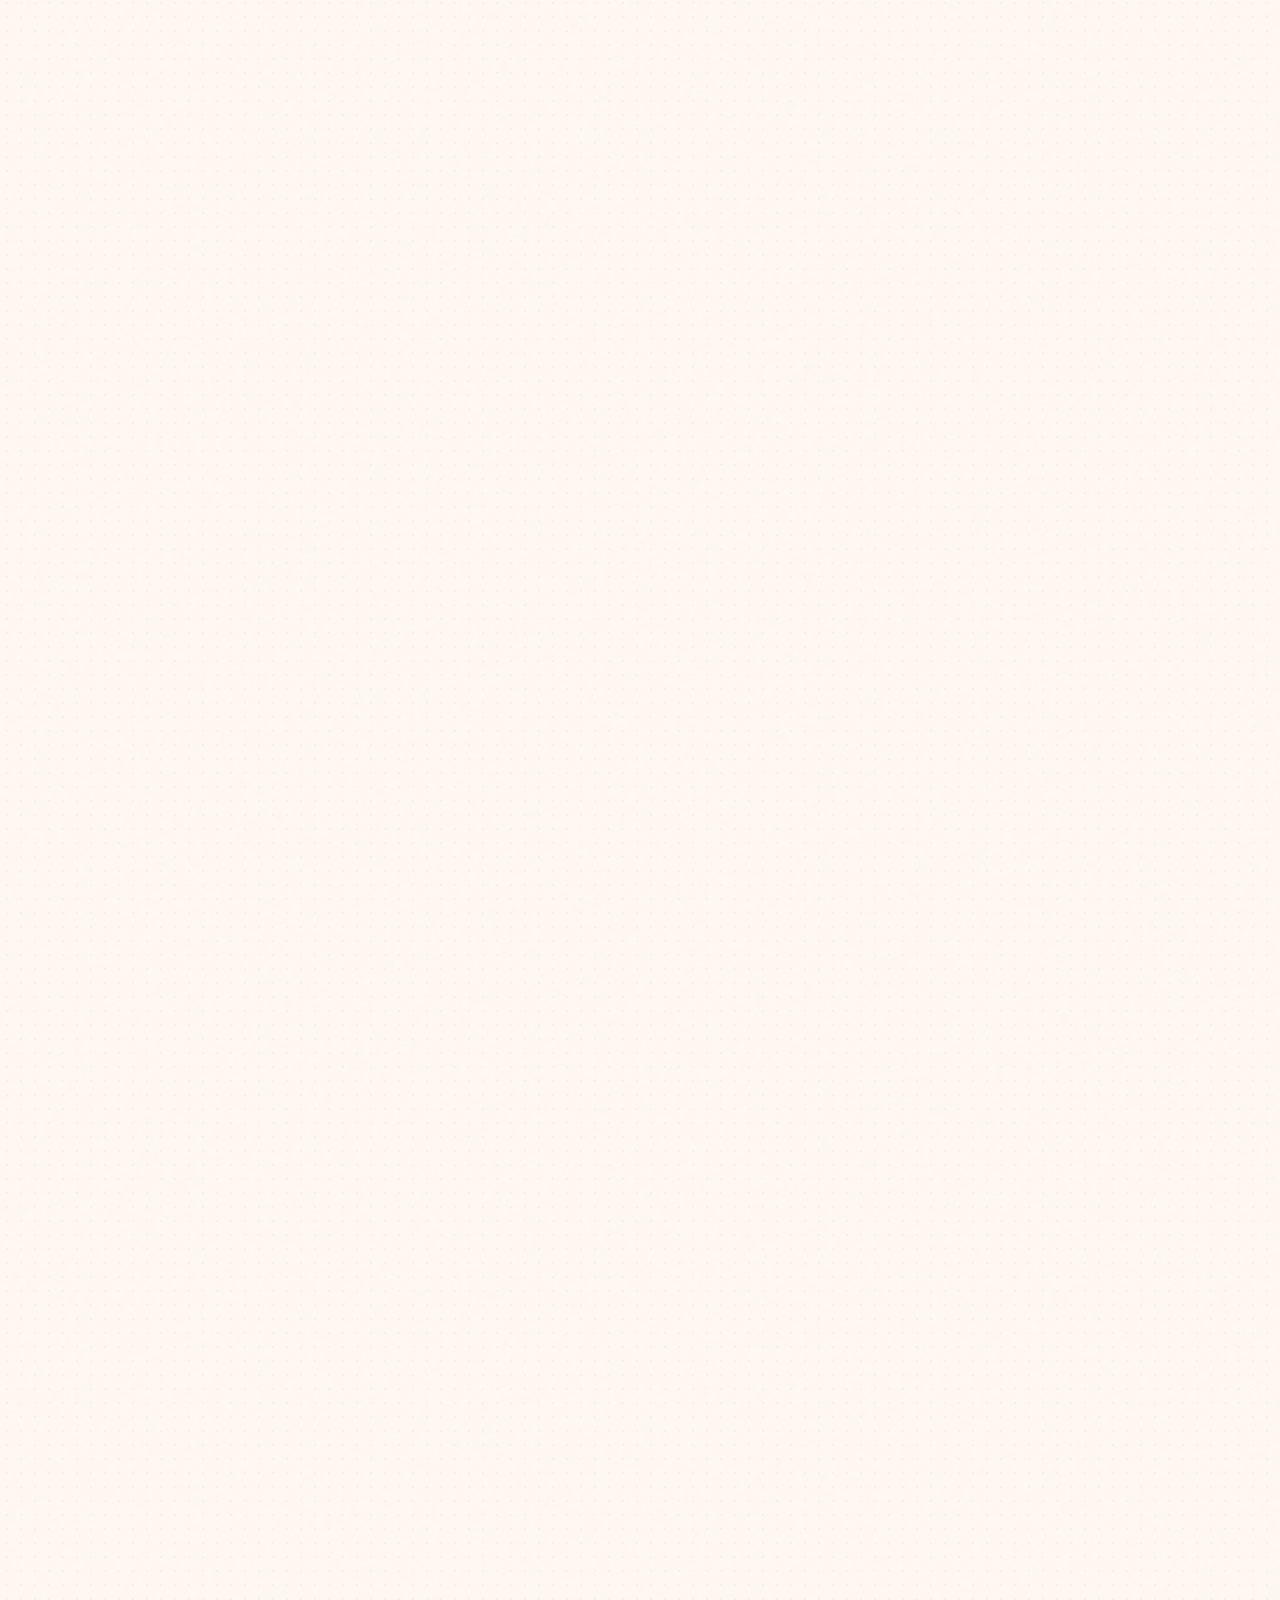
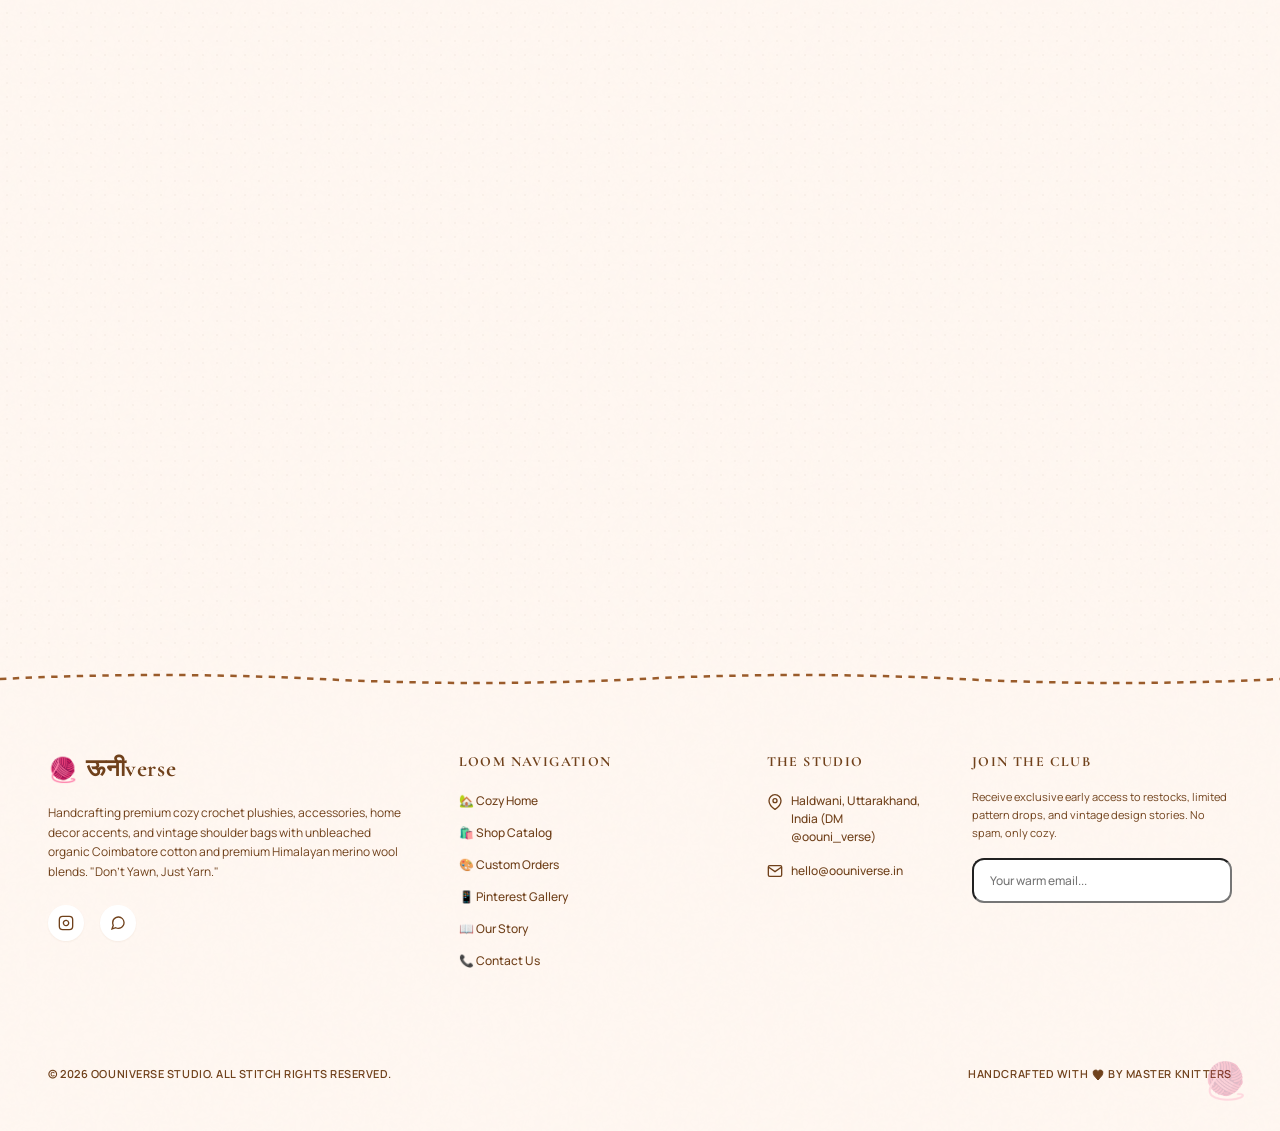
<file: shop.html>
<!doctype html>
<html lang="en">
<head>
  <meta charset="UTF-8" />
  <meta name="viewport" content="width=device-width, initial-scale=1.0" />
  <title>Shop 🧶 ऊनीverse | Don't Yawn Just Yarn</title>
  <meta name="description" content="Browse our full collection of handcrafted crochet bags, plushies, flowers, accessories, coasters, home decor, and wearables © all hand-knitted with organic cotton." />
  <meta property="og:title" content="Shop 🧶 ऊनीverse" />
  <meta property="og:description" content="Handcrafted crochet creations for every cozy moment." />
  <meta property="og:type" content="website" />
  <meta name="twitter:card" content="summary_large_image" />
  <meta property="og:image" content="https://oouniverse.com/assets/images/crochet_yarn_logo_1783009375471.jpg" />
  <meta property="og:image:width" content="1200" />
  <meta property="og:image:height" content="630" />
  <meta property="og:url" content="https://oouniverse.com/shop" />
  <link rel="canonical" href="https://oouniverse.com/shop" />

  <link rel="preconnect" href="https://fonts.googleapis.com" />
  <link rel="preconnect" href="https://fonts.gstatic.com" crossorigin />
  <link rel="preload" as="style" href="https://fonts.googleapis.com/css2?family=Cormorant+Garamond:ital,wght@0,300;0,400;0,500;0,600;0,700;1,400&family=DM+Sans:wght@400;500;700&family=Manrope:wght@300;400;500;600;700&display=swap" />
  <link href="https://fonts.googleapis.com/css2?family=Cormorant+Garamond:ital,wght@0,300;0,400;0,500;0,600;0,700;1,400&family=DM+Sans:wght@400;500;700&family=Manrope:wght@300;400;500;600;700&display=swap" rel="stylesheet" />

  <link rel="icon" type="image/svg+xml" href="assets/icons/favicon.svg" />
    <link rel="stylesheet" href="css/style.css" />
<script type="application/ld+json">{ "@context": "https://schema.org", "@type": "Organization", "name": "\u090a\u0928\u0940verse", "url": "https://oouniverse.com", "description": "Premium handcrafted crochet creations made with love in Haldwani, India.", "foundingDate": "2024", "contactPoint": { "@type": "ContactPoint", "telephone": "+91-9876543210", "contactType": "customer service", "availableLanguage": ["English", "Hindi"] }, "sameAs": ["https://instagram.com/oouniverse", "https://facebook.com/oouniverse"]   } }</script>
<style>
  /* Navbar link hover glow */
  #navbar a, #navbar button {
    transition: text-shadow 0.3s ease, color 0.3s ease;
  }
  #navbar a:hover, #navbar button:hover {
    text-shadow: 0 0 8px rgba(223,168,180,0.6), 0 0 20px rgba(223,168,180,0.3), 0 0 40px rgba(223,168,180,0.15);
  }
  #navbar a.active {
    text-shadow: 0 0 6px rgba(223,168,180,0.4);
  }

  /* Cart & Wishlist icon glow on hover */
  #cart-btn, #wishlist-btn {
    transition: box-shadow 0.3s ease, transform 0.3s ease, background-color 0.3s ease;
  }
  #cart-btn:hover, #wishlist-btn:hover {
    box-shadow: 0 0 10px rgba(223,168,180,0.5), 0 0 25px rgba(223,168,180,0.3), 0 0 50px rgba(223,168,180,0.15);
    background-color: rgba(247,216,222,0.3);
    transform: scale(1.1);
  }

  /* Badge notification pulse */
  @keyframes badge-pulse {
    0% { transform: scale(1); box-shadow: 0 0 0 0 rgba(223,168,180,0.7); }
    50% { transform: scale(1.15); box-shadow: 0 0 0 6px rgba(223,168,180,0); }
    100% { transform: scale(1); box-shadow: 0 0 0 0 rgba(223,168,180,0); }
  }
  @keyframes badge-glow {
    0%, 100% { box-shadow: 0 0 6px rgba(223,168,180,0.6); }
    50% { box-shadow: 0 0 15px rgba(223,168,180,0.9), 0 0 25px rgba(223,168,180,0.5); }
  }
  #cart-btn .absolute.-top-1, #wishlist-btn .absolute.-top-1 {
    animation: badge-glow 2s ease-in-out infinite;
  }
  #cart-btn .absolute.-top-1.badge-pop, #wishlist-btn .absolute.-top-1.badge-pop {
    animation: badge-pulse 0.5s cubic-bezier(0.34,1.56,0.64,1), badge-glow 2s ease-in-out infinite 0.5s;
  }
</style>
</head>
<body class="preloader-active">
<a href="#main-content" class="skip-link sr-only focus:not-sr-only focus:absolute focus:top-4 focus:left-4 focus:z-50 focus:px-4 focus:py-2 focus:bg-[#70411B] focus:text-white focus:rounded-xl focus:outline-none">Skip to main content</a>

<!-- Custom Cursor -->
<div id="custom-cursor" style="position:fixed;left:0;top:0;right:0;bottom:0;pointer-events:none;z-index:2147483647;overflow:visible;">
  <div id="cursor-ring" style="position:absolute;width:20px;height:20px;border-radius:50%;background:#DFA8B4;border:1px solid rgba(112,65,27,0.2);box-shadow:0 1px 3px rgba(0,0,0,0.1);display:flex;align-items:center;justify-content:center;left:0;top:0;transform:translate(-50%,-50%);opacity:0;z-index:3">
    <div style="position:absolute;inset:2px;border:1px dashed rgba(112,65,27,0.25);border-radius:50%;animation:spin 8s linear infinite"></div>
  </div>
  <div id="cursor-dot" style="position:absolute;width:8px;height:8px;border-radius:50%;background:#9A5B2A;left:0;top:0;transform:translate(-50%,-50%);opacity:0;z-index:2"></div>
  <div id="cursor-hover-ring" style="position:absolute;width:20px;height:20px;border-radius:50%;border:2px solid rgba(223,168,180,0.4);pointer-events:none;left:0;top:0;transform:translate(-50%,-50%) scale(1);opacity:0;transition:transform 0.4s cubic-bezier(0.34,1.56,0.64,1),opacity 0.3s;z-index:1"></div>
</div>

<div id="root">

<div class="relative min-h-screen bg-[#FFF7F1] font-sans antialiased">
  <div class="bg-noise absolute inset-0 pointer-events-none"></div>

  <!-- Preloader -->
  <div id="preloader">
    <div class="absolute inset-0 opacity-[0.03] pointer-events-none bg-[radial-gradient(#70411B_1.5px,transparent_1.5px)] [background-size:16px_16px]"></div>
    <div class="relative flex flex-col items-center max-w-md px-6 text-center">
      <div class="relative w-80 h-48 flex items-center justify-center mb-6">
        <!-- Crochet Hook 1 (top) -->
        <svg class="absolute w-52 h-16 origin-right animate-needle-1" style="top: 8px; left: 10px;" viewBox="0 0 210 40" fill="none">
          <rect x="0" y="14" width="160" height="5" rx="2.5" fill="#8B5E3C"/>
          <rect x="0" y="13" width="160" height="2" rx="1" fill="#A0724B" opacity="0.5"/>
          <rect x="140" y="12" width="30" height="9" rx="4" fill="#6B4226"/>
          <rect x="140" y="11" width="30" height="3" rx="1.5" fill="#8B5E3C" opacity="0.6"/>
          <path d="M 168 16 Q 178 6 185 10 Q 190 14 183 18 Q 178 22 170 19" fill="#D4A574" stroke="#8B5E3C" stroke-width="1.5"/>
          <circle cx="183" cy="12" r="2" fill="#FFF7F1" opacity="0.6"/>
        </svg>
        <!-- Crochet Hook 2 (bottom, angled) -->
        <svg class="absolute w-52 h-16 origin-right animate-needle-2" style="bottom: 12px; left: 20px;" viewBox="0 0 210 40" fill="none">
          <rect x="0" y="14" width="155" height="5" rx="2.5" fill="#9A6B42"/>
          <rect x="0" y="13" width="155" height="2" rx="1" fill="#B08050" opacity="0.5"/>
          <rect x="135" y="12" width="30" height="9" rx="4" fill="#7A4E2E"/>
          <rect x="135" y="11" width="30" height="3" rx="1.5" fill="#9A6B42" opacity="0.6"/>
          <path d="M 163 16 Q 173 6 180 10 Q 185 14 178 18 Q 173 22 165 19" fill="#D4A574" stroke="#9A6B42" stroke-width="1.5"/>
          <circle cx="178" cy="12" r="2" fill="#FFF7F1" opacity="0.6"/>
        </svg>
        <!-- Yarn Ball -->
        <div class="absolute w-24 h-24 rounded-full animate-yarn-roll" style="background: radial-gradient(circle at 35% 35%, #F0C4D0, #DFA8B4 40%, #C48A9A 80%, #A86E7E); box-shadow: 0 6px 20px rgba(168,110,126,0.35), inset 0 -4px 12px rgba(0,0,0,0.08);">
          <svg class="absolute inset-0 w-full h-full" viewBox="0 0 96 96">
            <ellipse cx="48" cy="48" rx="38" ry="40" fill="none" stroke="#FFF7F1" stroke-width="1.2" opacity="0.35" transform="rotate(-20 48 48)"/>
            <ellipse cx="48" cy="48" rx="30" ry="36" fill="none" stroke="#FFF7F1" stroke-width="1" opacity="0.25" transform="rotate(15 48 48)"/>
            <ellipse cx="48" cy="48" rx="22" ry="30" fill="none" stroke="#FFF7F1" stroke-width="0.8" opacity="0.2" transform="rotate(-35 48 48)"/>
            <ellipse cx="48" cy="48" rx="14" ry="22" fill="none" stroke="#FFF7F1" stroke-width="0.8" opacity="0.15" transform="rotate(40 48 48)"/>
            <circle cx="48" cy="48" r="5" fill="#FFF7F1" opacity="0.4"/>
            <path d="M 48 8 Q 70 20 72 48 Q 70 76 48 88" fill="none" stroke="#B07080" stroke-width="0.8" opacity="0.3"/>
            <path d="M 48 8 Q 26 20 24 48 Q 26 76 48 88" fill="none" stroke="#B07080" stroke-width="0.8" opacity="0.3"/>
          </svg>
        </div>
        <!-- Thread from yarn to hook -->
        <svg class="absolute w-full h-full pointer-events-none" viewBox="0 0 240 120">
          <path class="thread-path" d="M 20 60 C 40 40, 60 40, 80 60 C 100 80, 120 80, 140 60 C 160 40, 180 40, 200 60" fill="none" stroke="#9A5B2A" stroke-width="3" stroke-linecap="round" stroke-dasharray="300"/>
        </svg>
      </div>
      <div>
        <p class="font-serif text-4xl tracking-wide text-[#70411B] flex items-center justify-center gap-1.5 font-semibold"><span>🧶</span> ऊनीverse</p>
        <p class="font-sans text-xs tracking-widest text-[#9A5B2A] uppercase mt-2 select-none">"Don't Yawn, Just Yarn"</p>
      </div>
      <div class="w-56 h-1 bg-[#F4E9E1] rounded-full mt-8 overflow-hidden relative border border-[#70411B]/5">
        <div class="h-full bg-gradient-to-r from-[#DFA8B4] to-[#9A5B2A] rounded-full" style="width:0%"></div>
      </div>
      <span class="font-serif italic text-[#70411B]/60 text-sm mt-3 font-medium" aria-hidden="true">Spinning cozy fibers... 0%</span>
    </div>
  </div>

  <!-- Main Content -->
  <div class="flex flex-col min-h-screen">

    <!-- Navbar -->
    <nav id="navbar" class="fixed top-0 left-0 right-0 z-40 transition-all duration-500 ease-in-out bg-transparent">
      <div class="bg-[#70411B] text-[#FFF7F1] text-[10px] md:text-[11px] font-sans font-bold py-2 px-4 text-center tracking-wide border-b border-[#FFF7F1]/10 flex items-center justify-center gap-1.5 shadow-sm relative z-50">
        <svg class="w-3.5 h-3.5 text-[#DFA8B4] shrink-0 animate-pulse" viewBox="0 0 24 24" fill="none" stroke="currentColor" stroke-width="2"><path d="M18 8a6 6 0 0 1-6 6 6 6 0 0 1-6-6c0-3.3 2.7-6 6-6s6 2.7 6 6Z"/><path d="M12 14v8"/><path d="M8 22h8"/></svg>
        <span>Shipping 🇮🇳 | No return / COD | Order at least 15 days prior 🧶 | Haldwani ⛰️</span>
      </div>
      <div class="max-w-7xl mx-auto px-6 md:px-12 flex items-center justify-between transition-all duration-500 py-5">
        <button id="nav-logo" class="flex items-center gap-3 group cursor-pointer focus:outline-none">
          <div class="relative w-12 h-12 md:w-14 md:h-14 rounded-full overflow-hidden bg-[#EAAFB9]/20 border-2 border-[#70411B]/20 flex items-center justify-center shrink-0 shadow-md">
            <picture><source srcset="assets/images/crochet_yarn_logo_1783009375471.webp" type="image/webp"><img  src="assets/images/crochet_yarn_logo_1783009375471.jpg" alt="ऊनीverse Logo" class="w-full h-full object-cover transition-transform duration-500 group-hover:scale-110" referrerpolicy="no-referrer"  width="1024" height="1024" loading="eager"/></picture>
            <div id="navbar-logo-fallback" class="hidden absolute inset-0 items-center justify-center bg-[#F4E9E1]"><span class="text-2xl">🧶</span></div>
          </div>
          <div class="flex flex-col items-start leading-none">
            <span class="font-serif text-xl md:text-2xl font-bold tracking-wide text-[#70411B] group-hover:text-[#9A5B2A] transition-colors duration-300">ऊनीverse</span>
            <span class="text-[10px] font-sans tracking-widest text-[#9A5B2A] uppercase font-bold mt-1.5 opacity-90">Don't Yawn, Just Yarn</span>
          </div>
        </button>
        <div class="hidden lg:flex items-center gap-8 xl:gap-10">
          <a href="index.html" class="relative font-sans text-sm tracking-wide font-medium py-1 cursor-pointer transition-all duration-300 text-[#70411B]/70 hover:text-[#70411B]">Home</a>
          <a href="shop.html" class="relative font-sans text-sm tracking-wide font-medium py-1 cursor-pointer transition-all duration-300 text-[#70411B] font-semibold">Shop<span class="absolute bottom-0 left-0 right-0 h-[2px] bg-[#9A5B2A] rounded-full"></span></a>
          <a href="custom.html" class="relative font-sans text-sm tracking-wide font-medium py-1 cursor-pointer transition-all duration-300 text-[#70411B]/70 hover:text-[#70411B]">Custom Orders</a>
          <a href="gallery.html" class="relative font-sans text-sm tracking-wide font-medium py-1 cursor-pointer transition-all duration-300 text-[#70411B]/70 hover:text-[#70411B]">Gallery</a>
          <a href="about.html" class="relative font-sans text-sm tracking-wide font-medium py-1 cursor-pointer transition-all duration-300 text-[#70411B]/70 hover:text-[#70411B]">About Us</a>
          <a href="contact.html" class="relative font-sans text-sm tracking-wide font-medium py-1 cursor-pointer transition-all duration-300 text-[#70411B]/70 hover:text-[#70411B]">Contact Us</a>
        </div>
        <div class="flex items-center gap-3.5 md:gap-5">
          <button id="wishlist-btn" class="relative p-2 rounded-full hover:bg-[#F4E9E1] text-[#70411B] hover:text-[#9A5B2A] transition-all duration-300 cursor-pointer" title="View Wishlist"> <span class="absolute -top-1 -right-1 min-w-[16px] h-4 bg-[#DFA8B4] text-white text-[9px] font-bold rounded-full flex items-center justify-center px-1" style="display: none;">0</span> <svg aria-hidden="true" class="w-5 h-5" viewBox="0 0 24 24" fill="none" stroke="currentColor" stroke-width="2"><path d="M19 14c1.5-1.5 2.5-3.5 2.5-5.5A4.5 4.5 0 0 0 12 5.5 4.5 4.5 0 0 0 2.5 8.5c0 2 1 3.5 2.5 5.5L12 22l7-8Z"/></svg>
          </button>
          <button id="cart-btn" class="relative p-2 rounded-full hover:bg-[#F4E9E1] text-[#70411B] hover:text-[#9A5B2A] transition-all duration-300 cursor-pointer" title="Open Shopping Cart"> <span class="absolute -top-1 -right-1 min-w-[16px] h-4 text-white text-[9px] font-bold rounded-full flex items-center justify-center px-1" style="background: linear-gradient(135deg, #DFA8B4, #c9899f); box-shadow: 0 2px 8px rgba(223,168,180,0.5); display: none;">0</span> <svg aria-hidden="true" class="w-5 h-5" viewBox="0 0 24 24" fill="none" stroke="currentColor" stroke-width="2"><path d="M6 2 3 6v14a2 2 0 0 0 2 2h14a2 2 0 0 0 2-2V6l-3-4Z"/><path d="M3 6h18"/><path d="M16 10a4 4 0 0 1-8 0"/></svg>
          </button>
          <a href="custom.html" class="hidden md:flex items-center gap-1.5 px-4 py-2 text-xs font-semibold bg-[#FFF7F1] border border-[#70411B]/15 text-[#70411B] rounded-full hover:bg-[#9A5B2A]/20 transition-all duration-300 cursor-pointer">
            <svg class="w-3.5 h-3.5 text-[#DFA8B4]" viewBox="0 0 24 24" fill="none" stroke="currentColor" stroke-width="2"><path d="M18 8a6 6 0 0 1-6 6 6 6 0 0 1-6-6c0-3.3 2.7-6 6-6s6 2.7 6 6Z"/><path d="M12 14v8"/><path d="M8 22h8"/></svg>
            <span>Custom Crochet</span>
          </a>
          <button id="mobile-menu-toggle" class="lg:hidden p-2 text-[#70411B] hover:bg-[#F4E9E1] rounded-full transition-colors cursor-pointer" aria-label="Toggle menu"> <svg aria-hidden="true" class="w-5.5 h-5.5" viewBox="0 0 24 24" fill="none" stroke="currentColor" stroke-width="2"><path d="M4 6h16"/><path d="M4 12h16"/><path d="M4 18h16"/></svg>
          </button>
        </div>
      </div>
    </nav>

    <!-- Mobile Menu Overlay -->
    <div id="mobile-menu" class="fixed inset-0 bg-[#FFF7F1] pt-28 px-8 flex flex-col justify-between pb-12 lg:hidden">
      <div class="absolute inset-0 opacity-[0.02] pointer-events-none bg-[radial-gradient(#70411B_1.5px,transparent_1.5px)] [background-size:16px_16px]"></div>
      <div class="flex flex-col gap-6">
        <a href="index.html" class="text-left font-serif text-3xl font-semibold tracking-wide text-[#70411B]/70">Home</a>
        <a href="shop.html" class="text-left font-serif text-3xl font-semibold tracking-wide text-[#9A5B2A]">Shop</a>
        <a href="custom.html" class="text-left font-serif text-3xl font-semibold tracking-wide text-[#70411B]/70">Custom Orders</a>
        <a href="gallery.html" class="text-left font-serif text-3xl font-semibold tracking-wide text-[#70411B]/70">Gallery</a>
        <a href="about.html" class="text-left font-serif text-3xl font-semibold tracking-wide text-[#70411B]/70">About Us</a>
        <a href="contact.html" class="text-left font-serif text-3xl font-semibold tracking-wide text-[#70411B]/70">Contact Us</a>
      </div>
      <div class="border-t border-[#70411B]/10 pt-8 flex flex-col gap-4">
        <a href="custom.html" class="w-full py-3 bg-[#9A5B2A] hover:bg-[#9A5B2A]/90 text-white font-semibold rounded-xl flex items-center justify-center gap-2">
          <svg class="w-4 h-4" viewBox="0 0 24 24" fill="none" stroke="currentColor" stroke-width="2"><path d="M18 8a6 6 0 0 1-6 6 6 6 0 0 1-6-6c0-3.3 2.7-6 6-6s6 2.7 6 6Z"/><path d="M12 14v8"/><path d="M8 22h8"/></svg>
          <span>Knit a Custom Design</span>
        </a>
        <p class="text-center text-xs text-[#70411B]/50 font-sans tracking-wide">🌸 Handmade Stories, One Stitch at a Time</p>
      </div>
    </div>

    <main class="flex-grow" id="main-content">
    <div class="bg-knitted-texture">

      <!-- Shop Header -->
      <section class="pt-44 pb-12 md:pt-48 md:pb-16 relative overflow-hidden">
        <div class="absolute inset-0 opacity-[0.03] pointer-events-none bg-[radial-gradient(#70411B_1.5px,transparent_1.5px)] [background-size:16px_16px]"></div>
        <div class="max-w-7xl mx-auto px-6 md:px-12 relative z-10">
          <div class="flex flex-col items-center text-center" data-aos="fade-up">
            <span class="text-[10px] font-sans font-bold tracking-[0.25em] text-[#9A5B2A] uppercase mb-4">Our Collection</span>
            <h1 class="font-serif text-4xl md:text-5xl lg:text-6xl font-semibold text-[#70411B] leading-tight">Shop</h1>
            <div class="w-16 h-0.5 bg-[#9A5B2A] rounded-full mt-4 mb-5"></div>
            <p class="text-sm text-[#70411B]/65 font-sans max-w-xl font-medium">Browse Our Collection © each piece handcrafted with love in Haldwani</p>
          </div>
        </div>
      </section>

      <!-- Filters & Search Bar -->
      <section class="pb-8 md:pb-10 relative">
        <div class="max-w-7xl mx-auto px-6 md:px-12">
          <div class="flex flex-col md:flex-row items-start md:items-center justify-between gap-4 md:gap-6 relative" id="shop-filter-row" data-aos="fade-up">
            <!-- Search -->
            <div class="flex items-center gap-3 w-full md:w-80 lg:w-96">
              <div class="relative flex-1 group">
                <svg class="absolute left-3.5 top-1/2 -translate-y-1/2 w-4 h-4 text-[#70411B]/40 group-focus-within:text-[#DFA8B4] transition-colors duration-300" viewBox="0 0 24 24" fill="none" stroke="currentColor" stroke-width="2.5"><circle cx="11" cy="11" r="8"/><path d="m21 21-4.3-4.3"/></svg>
                <input type="text" id="shop-search" placeholder="Search cozy crafts..." aria-label="Search products" class="w-full bg-white/80 backdrop-blur-sm border-2 border-[#70411B]/10 focus:border-[#DFA8B4] focus:shadow-[0_0_0_4px_rgba(223,168,180,0.15)] outline-none rounded-2xl pl-10 pr-4 py-3.5 text-xs text-[#70411B] font-medium placeholder-[#70411B]/35 transition-all duration-300" />
              </div>
              <button id="shop-search-btn" style="background: linear-gradient(135deg, #DFA8B4, #c9899f); box-shadow: 0 4px 15px rgba(223,168,180,0.3);" onmouseover="this.style.boxShadow='0 6px 20px rgba(223,168,180,0.5)'; this.style.transform='translateY(-1px)'" onmouseout="this.style.boxShadow='0 4px 15px rgba(223,168,180,0.3)'; this.style.transform='translateY(0)'" class="shrink-0 w-12 h-12 flex items-center justify-center text-white rounded-2xl transition-all duration-300 cursor-pointer" title="Search">
                <svg class="w-4 h-4" viewBox="0 0 24 24" fill="none" stroke="currentColor" stroke-width="2.5"><circle cx="11" cy="11" r="8"/><path d="m21 21-4.3-4.3"/></svg>
              </button>
            </div>
            <!-- Sort -->
            <div class="relative w-full md:w-52" id="sort-dropdown-wrapper">
              <button id="shop-sort-btn" class="w-full flex items-center justify-between gap-2 bg-white/80 backdrop-blur-sm border-2 border-[#70411B]/10 focus:border-[#DFA8B4] focus:shadow-[0_0_0_4px_rgba(223,168,180,0.15)] outline-none rounded-2xl px-5 py-3.5 text-xs text-[#70411B] font-medium cursor-pointer transition-all duration-300 hover:border-[#DFA8B4]/50" aria-haspopup="listbox" aria-expanded="false">
                <span class="flex items-center gap-2">
                  <svg class="w-3.5 h-3.5 text-[#DFA8B4]" viewBox="0 0 24 24" fill="none" stroke="currentColor" stroke-width="2"><path d="M3 6h18M6 12h12M9 18h6"/></svg>
                  <span id="sort-selected-text">Recommended</span>
                </span>
                <svg class="w-3.5 h-3.5 text-[#70411B]/40 transition-transform duration-300 pointer-events-none" viewBox="0 0 24 24" fill="none" stroke="currentColor" stroke-width="2.5"><path d="m6 9 6 6 6-6"/></svg>
              </button>
              <ul id="shop-sort-menu" class="hidden absolute left-0 top-full mt-2 w-full bg-white/95 backdrop-blur-md border border-[#70411B]/8 rounded-2xl shadow-2xl shadow-[#70411B]/10 overflow-hidden z-40 py-1.5" role="listbox" aria-label="Sort products">
                <li class="sort-option px-5 py-3 text-xs font-semibold text-[#70411B] hover:bg-gradient-to-r hover:from-[#F7D8DE]/30 hover:to-transparent cursor-pointer transition-all duration-200 flex items-center gap-2.5" data-value="recommended" role="option" aria-selected="true">
                  <span class="w-1.5 h-1.5 rounded-full bg-[#DFA8B4]"></span>Recommended
                </li>
                <li class="sort-option px-5 py-3 text-xs font-medium text-[#70411B]/60 hover:bg-gradient-to-r hover:from-[#F7D8DE]/30 hover:to-transparent cursor-pointer transition-all duration-200 flex items-center gap-2.5" data-value="price-low" role="option">
                  <span class="w-1.5 h-1.5 rounded-full bg-[#F4E9E1]"></span>Price: Low to High
                </li>
                <li class="sort-option px-5 py-3 text-xs font-medium text-[#70411B]/60 hover:bg-gradient-to-r hover:from-[#F7D8DE]/30 hover:to-transparent cursor-pointer transition-all duration-200 flex items-center gap-2.5" data-value="price-high" role="option">
                  <span class="w-1.5 h-1.5 rounded-full bg-[#F4E9E1]"></span>Price: High to Low
                </li>
                <li class="sort-option px-5 py-3 text-xs font-medium text-[#70411B]/60 hover:bg-gradient-to-r hover:from-[#F7D8DE]/30 hover:to-transparent cursor-pointer transition-all duration-200 flex items-center gap-2.5" data-value="rating" role="option">
                  <span class="w-1.5 h-1.5 rounded-full bg-amber-400"></span>Top Rated
                </li>
              </ul>
            </div>
            <input type="hidden" id="shop-sort" value="recommended" />
          </div>
          <!-- Category Filter Tabs -->
          <div class="flex flex-wrap items-center gap-2.5 mt-6" data-aos="fade-up" data-aos-delay="100">
            <button class="category-filter active px-5 py-2.5 text-[10px] font-bold tracking-wider rounded-full transition-all duration-300 cursor-pointer" style="background: linear-gradient(135deg, #DFA8B4, #c9899f); color: #fff; box-shadow: 0 4px 15px rgba(223,168,180,0.3);" data-category="all">All Items</button>
            <button class="category-filter px-5 py-2.5 bg-white/80 backdrop-blur-sm border border-[#70411B]/10 text-[#70411B]/70 text-[10px] font-bold tracking-wider rounded-full hover:border-[#DFA8B4]/40 hover:text-[#70411B] hover:shadow-md hover:shadow-[#DFA8B4]/10 transition-all duration-300 cursor-pointer" data-category="bags">Crochet Bags</button>
            <button class="category-filter px-5 py-2.5 bg-white/80 backdrop-blur-sm border border-[#70411B]/10 text-[#70411B]/70 text-[10px] font-bold tracking-wider rounded-full hover:border-[#DFA8B4]/40 hover:text-[#70411B] hover:shadow-md hover:shadow-[#DFA8B4]/10 transition-all duration-300 cursor-pointer" data-category="plushies">Plushies</button>
            <button class="category-filter px-5 py-2.5 bg-white/80 backdrop-blur-sm border border-[#70411B]/10 text-[#70411B]/70 text-[10px] font-bold tracking-wider rounded-full hover:border-[#DFA8B4]/40 hover:text-[#70411B] hover:shadow-md hover:shadow-[#DFA8B4]/10 transition-all duration-300 cursor-pointer" data-category="flowers">Eternal Flowers</button>
            <button class="category-filter px-5 py-2.5 bg-white/80 backdrop-blur-sm border border-[#70411B]/10 text-[#70411B]/70 text-[10px] font-bold tracking-wider rounded-full hover:border-[#DFA8B4]/40 hover:text-[#70411B] hover:shadow-md hover:shadow-[#DFA8B4]/10 transition-all duration-300 cursor-pointer" data-category="accessories">Accessories</button>
            <button class="category-filter px-5 py-2.5 bg-white/80 backdrop-blur-sm border border-[#70411B]/10 text-[#70411B]/70 text-[10px] font-bold tracking-wider rounded-full hover:border-[#DFA8B4]/40 hover:text-[#70411B] hover:shadow-md hover:shadow-[#DFA8B4]/10 transition-all duration-300 cursor-pointer" data-category="keychains">Keychains</button>
            <button class="category-filter px-5 py-2.5 bg-white/80 backdrop-blur-sm border border-[#70411B]/10 text-[#70411B]/70 text-[10px] font-bold tracking-wider rounded-full hover:border-[#DFA8B4]/40 hover:text-[#70411B] hover:shadow-md hover:shadow-[#DFA8B4]/10 transition-all duration-300 cursor-pointer" data-category="coasters">Coasters</button>
            <button class="category-filter px-5 py-2.5 bg-white/80 backdrop-blur-sm border border-[#70411B]/10 text-[#70411B]/70 text-[10px] font-bold tracking-wider rounded-full hover:border-[#DFA8B4]/40 hover:text-[#70411B] hover:shadow-md hover:shadow-[#DFA8B4]/10 transition-all duration-300 cursor-pointer" data-category="homedecor">Home Decor</button>
            <button class="category-filter px-5 py-2.5 bg-white/80 backdrop-blur-sm border border-[#70411B]/10 text-[#70411B]/70 text-[10px] font-bold tracking-wider rounded-full hover:border-[#DFA8B4]/40 hover:text-[#70411B] hover:shadow-md hover:shadow-[#DFA8B4]/10 transition-all duration-300 cursor-pointer" data-category="wearables">Wearables</button>
          </div>
        </div>
      </section>

      <!-- Product Grid (JS-rendered) -->
      <section class="pb-24 md:pb-32 relative">
        <div class="max-w-7xl mx-auto px-6 md:px-12">
          <p class="text-xs text-[#70411B]/50 font-sans mb-4" id="product-count"></p>
          <div class="grid grid-cols-1 sm:grid-cols-2 lg:grid-cols-4 gap-6 lg:gap-8" id="product-grid"></div>
        </div>
      </section>

    </div>
    </main>

    <!-- Product Quick View Modal -->
    <div id="product-modal" class="product-modal-overlay" role="dialog" aria-modal="true" aria-label="Product quick view">
      <div class="product-modal-backdrop" id="product-modal-backdrop"></div>
      <div class="product-modal-content">
        <div class="sticky top-0 right-0 z-10 flex justify-end p-4">
          <button id="product-modal-close" class="p-2 rounded-full bg-white shadow-md border border-[#70411B]/10 text-[#70411B] hover:bg-[#F4E9E1] transition-all cursor-pointer"> <svg aria-hidden="true" class="w-5 h-5" viewBox="0 0 24 24" fill="none" stroke="currentColor" stroke-width="2"><path d="M18 6 6 18"/><path d="m6 6 12 12"/></svg></button>
        </div>
        <div id="product-modal-content" class="px-6 pb-6"><p class="text-[#70411B]/60 font-sans text-sm">Select a product to view details.</p></div>
      </div>
    </div>

    <!-- Cart Drawer -->
    <div id="cart-overlay" class="drawer-overlay"></div>
    <div id="cart-drawer" class="drawer-panel" role="dialog" aria-modal="true" aria-label="Shopping Cart">
      <div class="drawer-header">
        <h3 class="drawer-title">🧶 Your Cozy Cart</h3>
        <button id="cart-drawer-close" class="drawer-close"> <svg aria-hidden="true" class="w-5 h-5" viewBox="0 0 24 24" fill="none" stroke="currentColor" stroke-width="2"><path d="M18 6 6 18"/><path d="m6 6 12 12"/></svg></button>
      </div>
      <div id="cart-items" class="flex-1 overflow-y-auto p-6 space-y-4">
        <div id="cart-empty" class="flex flex-col items-center justify-center h-full text-center py-12">
          <svg class="w-16 h-16 text-[#DFA8B4]/40 mb-4 animate-empty-float" viewBox="0 0 24 24" fill="none" stroke="currentColor" stroke-width="1.5"><path d="M6 2 3 6v14a2 2 0 0 0 2 2h14a2 2 0 0 0 2-2V6l-3-4Z"/><path d="M3 6h18"/><path d="M16 10a4 4 0 0 1-8 0"/></svg>
          <p class="text-[#70411B]/50 font-serif text-lg">Your cart is empty</p>
          <p class="text-xs text-[#70411B]/40 font-sans mt-1">Add some cozy crochet!</p>
        </div>
      </div>
      <div id="cart-footer" class="border-t border-[#70411B]/10 p-6 hidden">
        <div class="flex justify-between text-sm font-semibold text-[#70411B] mb-4"><span>Total:</span><span id="cart-total">&#8377;0</span></div>
        <a id="cart-checkout" style="background-color:#25D366" class="w-full py-3 text-white text-sm font-bold rounded-xl flex items-center justify-center gap-2 transition-all"><svg class="w-4 h-4" viewBox="0 0 24 24" fill="none" stroke="currentColor" stroke-width="2"><path d="M21 11.5a8.38 8.38 0 0 1-.9 3.8 8.5 8.5 0 0 1-7.6 4.7 8.38 8.38 0 0 1-3.8-.9L3 21l1.9-5.7a8.38 8.38 0 0 1-.9-3.8 8.5 8.5 0 0 1 4.7-7.6 8.38 8.38 0 0 1 3.8-.9h.5a8.48 8.48 0 0 1 8 8v.5z"/></svg><span>Order on WhatsApp</span></a></div></div><!-- Wishlist Drawer -->
    <div id="wishlist-overlay" class="drawer-overlay" style="z-index: 40;"></div>
    <div id="wishlist-drawer" class="drawer-panel" role="dialog" aria-modal="true" aria-label="Wishlist" style="z-index: 50;">
      <div class="drawer-header">
        <h3 class="drawer-title">Your Wishlist</h3>
        <button id="wishlist-drawer-close" class="drawer-close"> <svg aria-hidden="true" class="w-5 h-5" viewBox="0 0 24 24" fill="none" stroke="currentColor" stroke-width="2"><path d="M18 6 6 18"/><path d="m6 6 12 12"/></svg></button>
      </div>
      <div id="wishlist-items" class="flex-1 overflow-y-auto p-6 space-y-4">
        <div id="wishlist-empty" class="flex flex-col items-center justify-center h-full text-center py-12">
          <svg class="w-16 h-16 text-[#DFA8B4]/40 mb-4 animate-empty-float" viewBox="0 0 24 24" fill="none" stroke="currentColor" stroke-width="1.5"><path d="M19 14c1.5-1.5 2.5-3.5 2.5-5.5A4.5 4.5 0 0 0 12 5.5 4.5 4.5 0 0 0 2.5 8.5c0 2 1 3.5 2.5 5.5L12 22l7-8Z"/></svg>
          <p class="text-[#70411B]/50 font-serif text-lg">Your wishlist is empty</p>
          <p class="text-xs text-[#70411B]/40 font-sans mt-1">Save your favorites here!</p>
        </div>
      </div>
    </div>

    <div id="cart-toast" role="status" aria-live="polite" class="fixed bottom-6 right-6 z-50 bg-[#70411B] text-white px-5 py-3 rounded-xl shadow-lg text-xs font-semibold flex items-center gap-2 transform translate-y-4 opacity-0 transition-all duration-500 pointer-events-none"><svg class="w-4 h-4 text-[#DFA8B4]" viewBox="0 0 24 24" fill="none" stroke="currentColor" stroke-width="2"><path d="M18 8a6 6 0 0 1-6 6 6 6 0 0 1-6-6c0-3.3 2.7-6 6-6s6 2.7 6 6Z"/><path d="M12 14v8"/><path d="M8 22h8"/></svg><span id="cart-toast-msg">Added to cart!</span></div>

    <script src="js/utils.js" defer></script>
    <script src="js/animations.js" defer></script>
    <script src="js/cart.js" defer></script>
    <script src="js/forms.js" defer></script>
    <script src="js/shop.js" defer></script>
    <script src="js/product.js" defer></script>

    <script src="js/main.js" defer></script>

    <!-- FOOTER -->
    <footer class="bg-[#F4E9E1] border-t border-[#70411B]/15 pt-20 pb-12 relative overflow-hidden" id="footer-section">
      <div class="absolute inset-0 opacity-[0.02] pointer-events-none bg-[radial-gradient(#70411B_1.5px,transparent_1.5px)] [background-size:16px_16px]"></div>
      <div class="absolute top-0 left-0 right-0 h-4 flex items-center justify-between pointer-events-none">
        <svg class="w-full h-full" viewBox="0 0 1200 16" preserveAspectRatio="none">
          <path d="M 0,8 Q 150,0 300,8 T 600,8 T 900,8 T 1200,8" fill="none" stroke="#9A5B2A" stroke-width="2.5" stroke-dasharray="6 6"></path>
        </svg>
      </div>
      <div class="max-w-7xl mx-auto px-6 md:px-12 relative z-10 grid grid-cols-1 md:grid-cols-12 gap-12">
        <div class="md:col-span-4 flex flex-col items-start text-left">
          <div class="flex items-center gap-2 mb-4"><span class="text-2xl">🧶</span><span class="font-serif text-2xl font-bold tracking-wide text-[#70411B]">ऊनीverse</span></div>
          <p class="text-xs text-[#70411B]/85 leading-relaxed max-w-sm mb-6">Handcrafting premium cozy crochet plushies, accessories, home decor accents, and vintage shoulder bags with unbleached organic Coimbatore cotton and premium Himalayan merino wool blends. "Don't Yawn, Just Yarn."</p>
          <div class="flex gap-4">
            <a href="https://instagram.com/oouni_verse/" target="_blank" rel="noreferrer" class="p-2.5 rounded-full bg-white text-[#70411B] hover:bg-[#9A5B2A] hover:text-white transition-all shadow-sm" title="Instagram Page">
              <svg class="w-4 h-4" viewBox="0 0 24 24" fill="none" stroke="currentColor" stroke-width="2"><rect x="2" y="2" width="20" height="20" rx="5" ry="5"/><path d="M16 11.37A4 4 0 1 1 12.63 8 4 4 0 0 1 16 11.37z"/><line x1="17.5" y1="6.5" x2="17.51" y2="6.5"/></svg>
            </a>
            <a href="https://wa.me/919876543210" target="_blank" rel="noreferrer" class="p-2.5 rounded-full bg-white text-[#70411B] hover:bg-[#A9C1A5] hover:text-white transition-all shadow-sm" title="WhatsApp Chat">
              <svg class="w-4 h-4" viewBox="0 0 24 24" fill="none" stroke="currentColor" stroke-width="2"><path d="M21 11.5a8.38 8.38 0 0 1-.9 3.8 8.5 8.5 0 0 1-7.6 4.7 8.38 8.38 0 0 1-3.8-.9L3 21l1.9-5.7a8.38 8.38 0 0 1-.9-3.8 8.5 8.5 0 0 1 4.7-7.6 8.38 8.38 0 0 1 3.8-.9h.5a8.48 8.48 0 0 1 8 8v.5z"/></svg>
            </a>
          </div>
        </div>
        <div class="md:col-span-3 flex flex-col items-start text-left">
          <h4 class="font-serif text-sm font-bold text-[#70411B] uppercase tracking-widest mb-5">Loom Navigation</h4>
          <div class="flex flex-col gap-3.5 text-xs text-[#70411B]/80 font-medium">
            <a href="index.html" class="hover:text-[#9A5B2A] text-left cursor-pointer transition-colors">🏡 Cozy Home</a>
            <a href="shop.html" class="hover:text-[#9A5B2A] text-left cursor-pointer transition-colors">🛍️ Shop Catalog</a>
            <a href="custom.html" class="hover:text-[#9A5B2A] text-left cursor-pointer transition-colors">🎨 Custom Orders</a>
            <a href="gallery.html" class="hover:text-[#9A5B2A] text-left cursor-pointer transition-colors">📱 Pinterest Gallery</a>
            <a href="about.html" class="hover:text-[#9A5B2A] text-left cursor-pointer transition-colors">📖 Our Story</a>
            <a href="contact.html" class="hover:text-[#9A5B2A] text-left cursor-pointer transition-colors">📞 Contact Us</a>
          </div>
        </div>
        <div class="md:col-span-2 flex flex-col items-start text-left">
          <h4 class="font-serif text-sm font-bold text-[#70411B] uppercase tracking-widest mb-5">The Studio</h4>
          <div class="flex flex-col gap-4 text-xs text-[#70411B]/80 font-medium">
            <div class="flex items-start gap-2">
              <svg class="w-4 h-4 text-[#DFA8B4] shrink-0 mt-0.5" viewBox="0 0 24 24" fill="none" stroke="currentColor" stroke-width="2"><path d="M21 10c0 7-9 13-9 13s-9-6-9-13a9 9 0 0 1 18 0z"/><circle cx="12" cy="10" r="3"/></svg>
              <span>Haldwani, Uttarakhand, India (DM @oouni_verse)</span>
            </div>
            <div class="flex items-center gap-2">
              <svg class="w-4 h-4 text-[#DFA8B4] shrink-0" viewBox="0 0 24 24" fill="none" stroke="currentColor" stroke-width="2"><path d="M4 4h16c1.1 0 2 .9 2 2v12c0 1.1-.9 2-2 2H4c-1.1 0-2-.9-2-2V6c0-1.1.9-2 2-2z"/><polyline points="22,6 12,13 2,6"/></svg>
              <span>hello@oouniverse.in</span>
            </div>
          </div>
        </div>
        <div class="md:col-span-3 flex flex-col items-start text-left">
          <h4 class="font-serif text-sm font-bold text-[#70411B] uppercase tracking-widest mb-4">Join the Club</h4>
          <p class="text-[11px] text-[#70411B]/75 leading-relaxed mb-4">Receive exclusive early access to restocks, limited pattern drops, and vintage design stories. No spam, only cozy.</p>
          <form id="newsletter-form" class="relative w-full flex items-center" novalidate>
            <input type="email" required placeholder="Your warm email..." aria-label="Email address for newsletter" class="w-full bg-white border-2 border-[#70411B]/15 focus:border-[#70411B] outline-none rounded-xl px-4 py-3 text-xs text-[#70411B] pr-12 font-medium" />
            <button type="submit" class="absolute right-1.5 p-2 bg-[#70411B] hover:bg-[#9A5B2A] text-white rounded-lg transition-colors cursor-pointer" title="Subscribe">
              <svg class="w-3.5 h-3.5" viewBox="0 0 24 24" fill="none" stroke="currentColor" stroke-width="2"><path d="M5 12h14"/><path d="m12 5 7 7-7 7"/></svg>
            </button>
          </form>
          <div id="newsletter-success" class="hidden mt-3 text-[10px] font-semibold text-[#70411B] bg-white border border-[#A9C1A5] p-2 rounded-lg flex items-center gap-1">
            <svg class="w-3.5 h-3.5 text-[#A9C1A5]" viewBox="0 0 24 24" fill="none" stroke="currentColor" stroke-width="2"><path d="M18 8a6 6 0 0 1-6 6 6 6 0 0 1-6-6c0-3.3 2.7-6 6-6s6 2.7 6 6Z"/><path d="M12 14v8"/><path d="M8 22h8"/></svg>
            <span>Subscribed! Check your inbox for cozy warmth.</span>
          </div>
        </div>
      </div>
      <div class="absolute bottom-6 right-8 opacity-25 hover:opacity-50 transition-opacity hidden sm:block"><div class="text-4xl select-none cursor-pointer">🧶</div></div>
      <div class="max-w-7xl mx-auto px-6 md:px-12 mt-16 pt-8 border-t border-[#70411B]/10 flex flex-col sm:flex-row items-center justify-between text-[11px] text-[#70411B]/60 font-semibold tracking-wider uppercase">
        <span>© 2026 Oouniverse Studio. All stitch rights reserved.</span>
        <span class="flex items-center gap-1 mt-3 sm:mt-0">Handcrafted with <svg class="w-3 h-3 text-[#DFA8B4]" viewBox="0 0 24 24" fill="currentColor" stroke="currentColor" stroke-width="2"><path d="M19 14c1.5-1.5 2.5-3.5 2.5-5.5A4.5 4.5 0 0 0 12 5.5 4.5 4.5 0 0 0 2.5 8.5c0 2 1 3.5 2.5 5.5L12 22l7-8Z"/></svg> by master knitters</span>
      </div>
    </footer>

  </div>
</div>

</div>
</body>
</html>
</file>
<file: css/style.css>
@import url('https://fonts.googleapis.com/css2?family=Cormorant+Garamond:ital,wght@0,300;0,400;0,500;0,600;0,700;1,400&family=DM+Sans:wght@400;500;700&family=Manrope:wght@300;400;500;600;700&display=swap');
@import url('variables.css');
@import url('components.css');
@import url('animations.css');
@import url('responsive.css');
</file>
